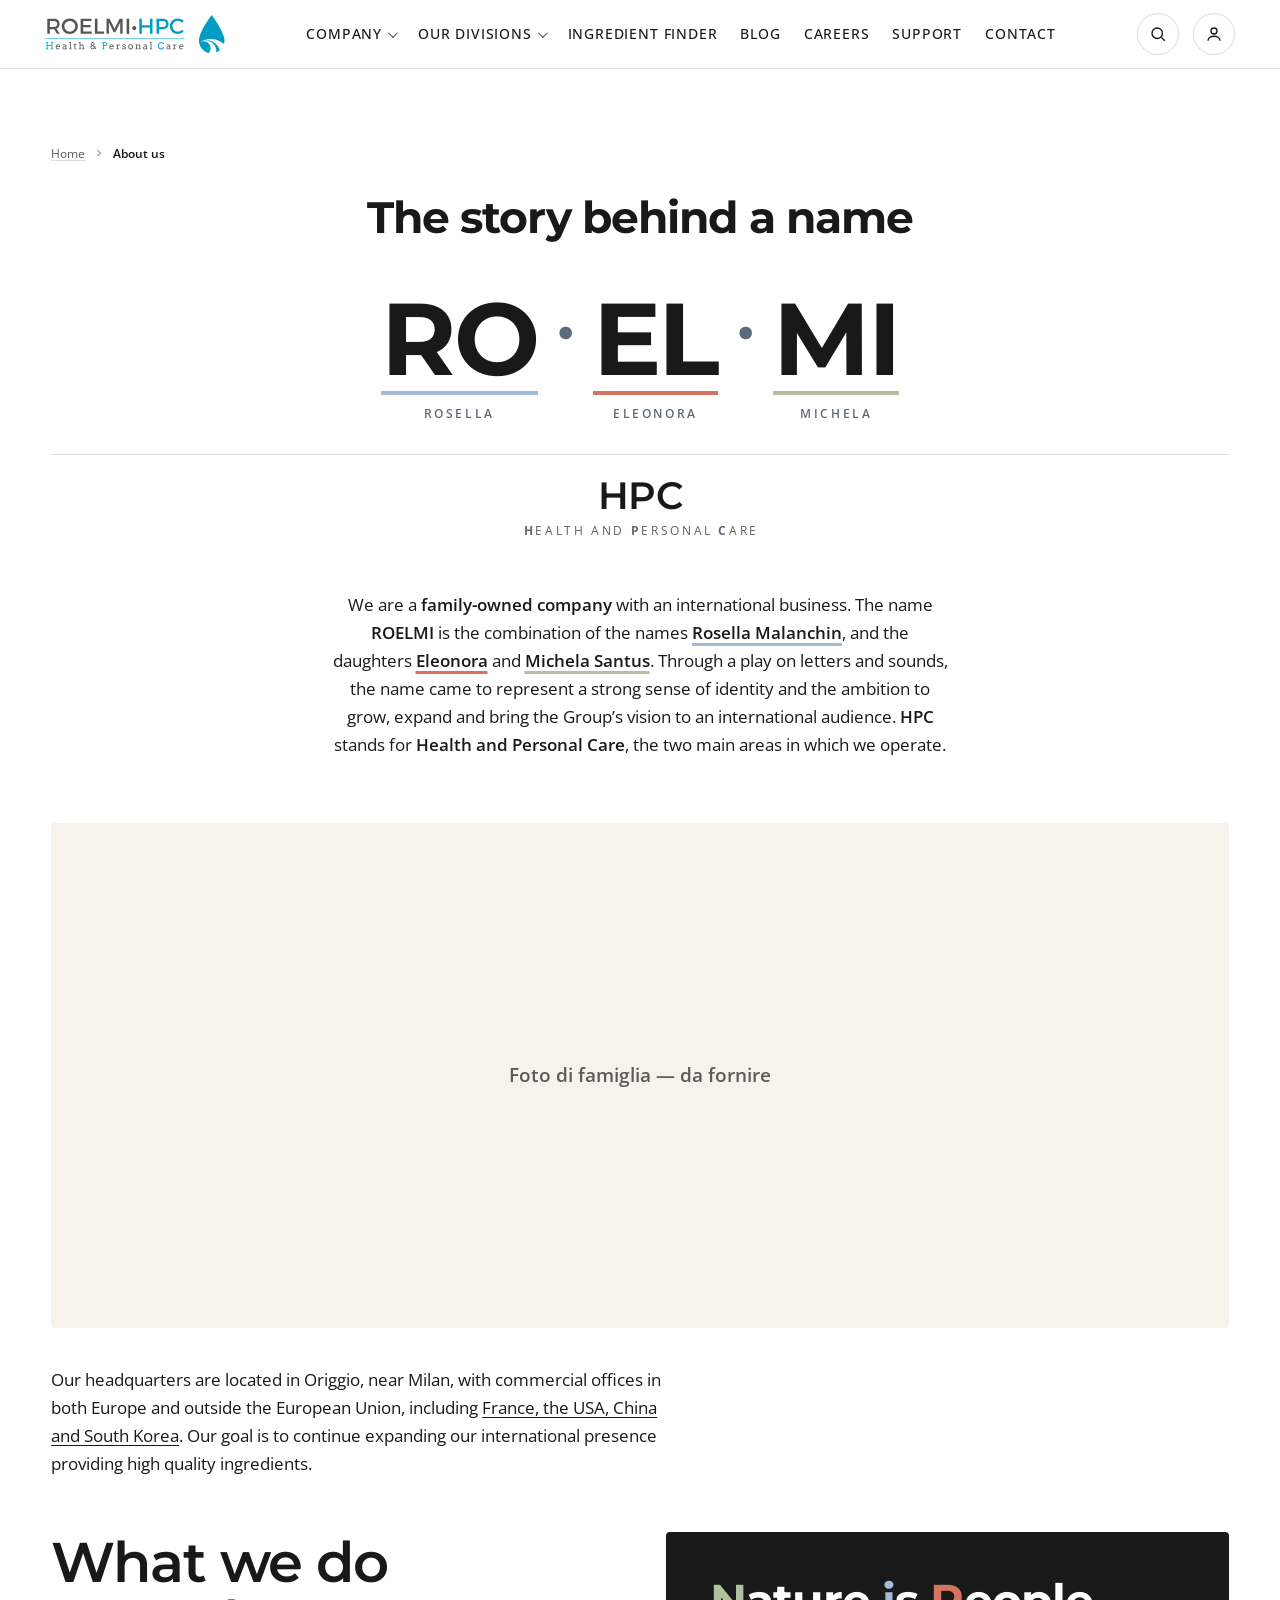
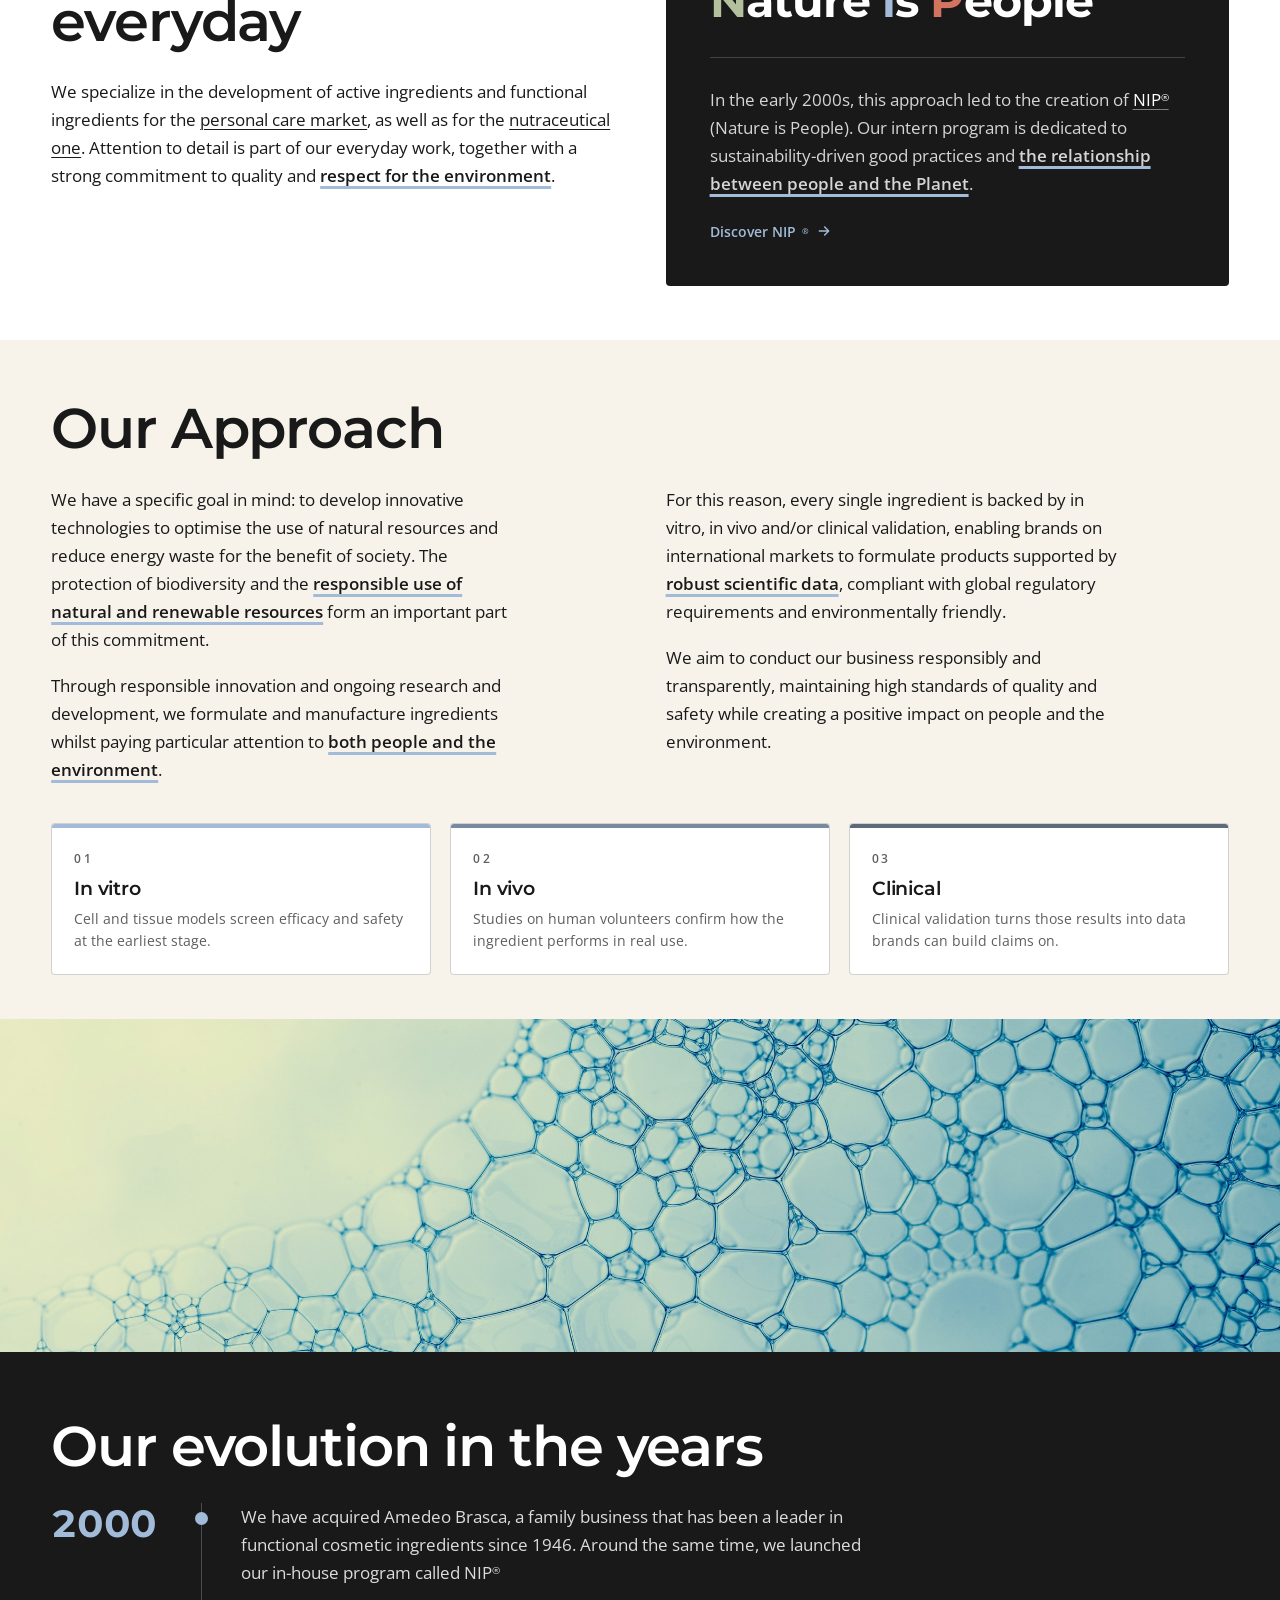
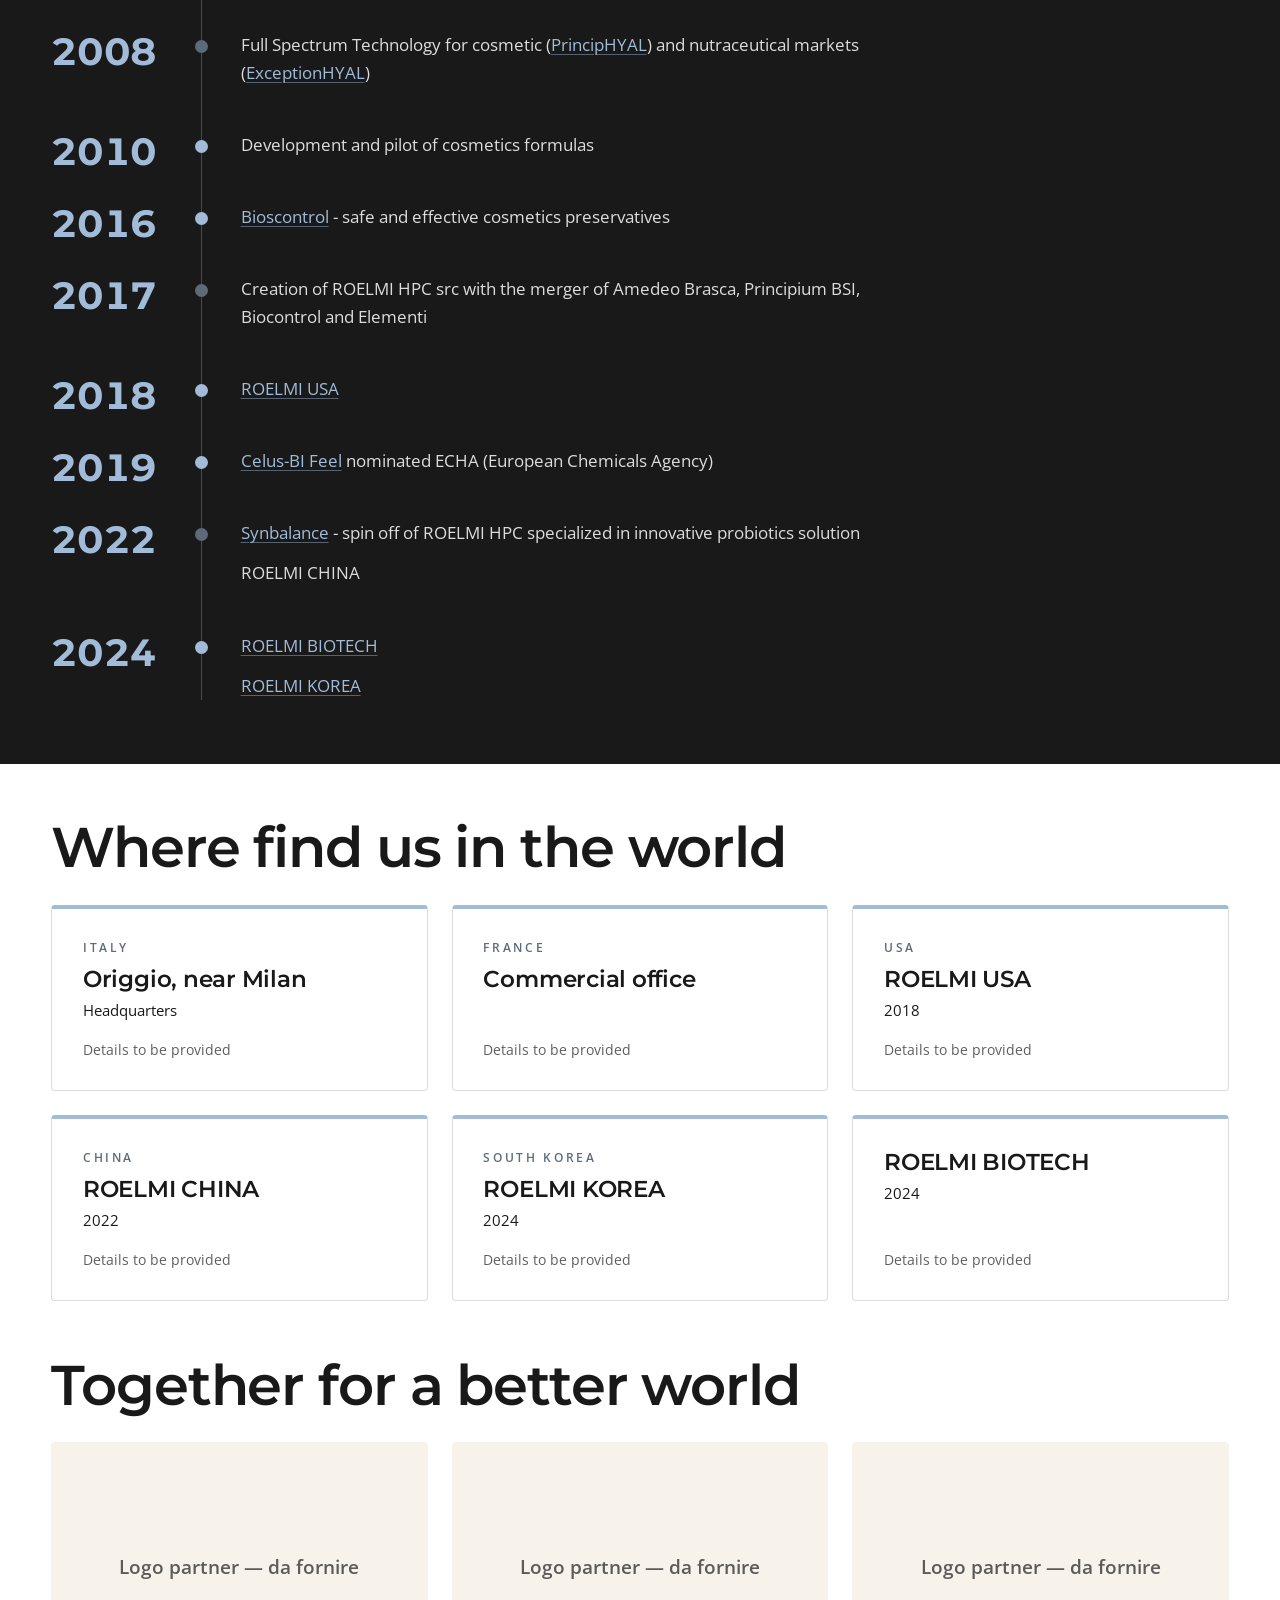
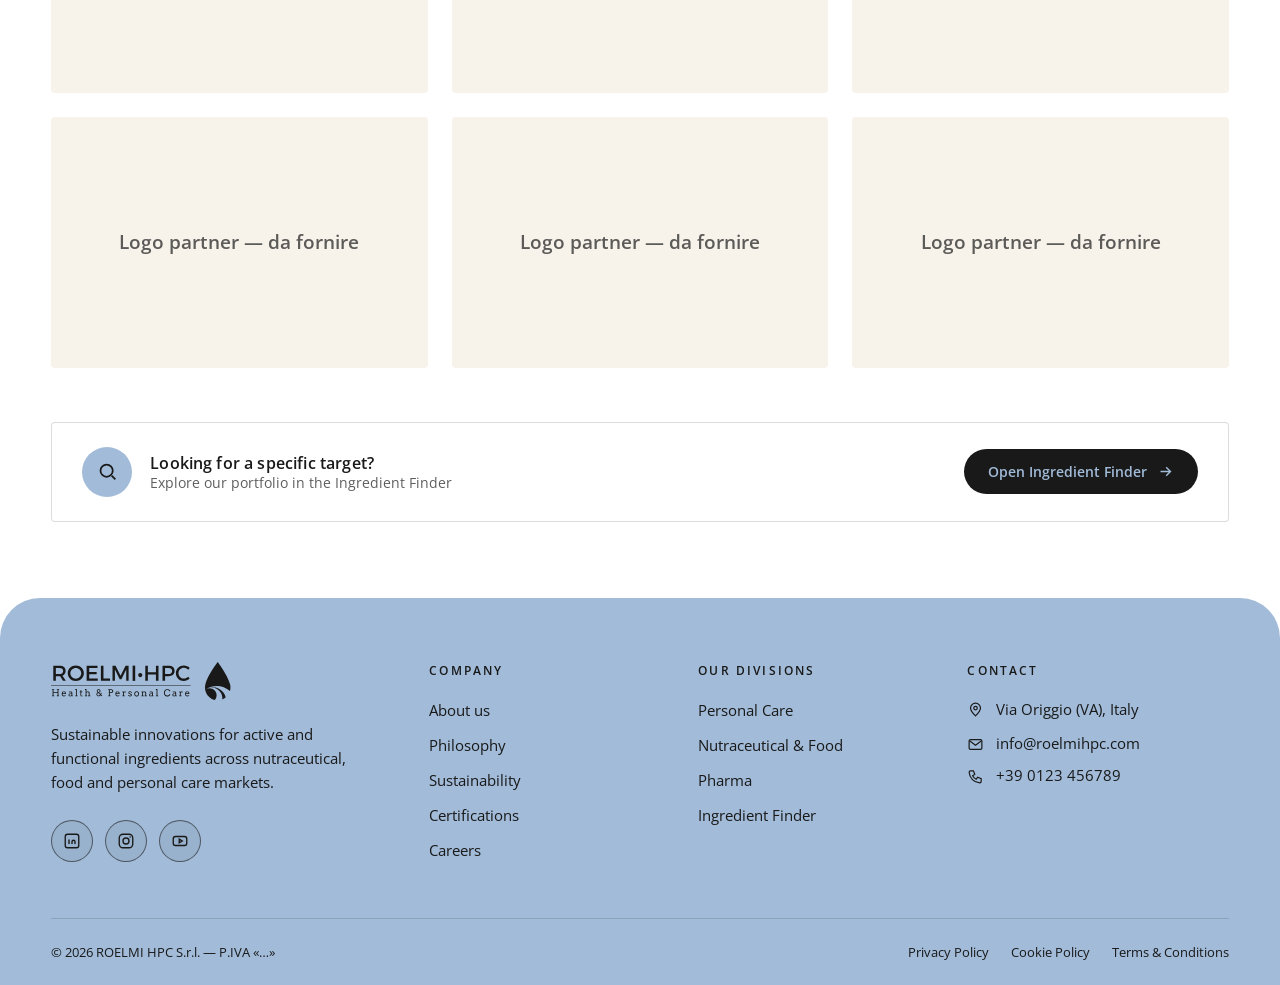
<file: about.html>
<!DOCTYPE html>
<html lang="en">
<head>
  <meta charset="UTF-8">
  <meta name="viewport" content="width=device-width, initial-scale=1.0">
  <title>About us — ROELMI HPC</title>
  <link href="https://fonts.googleapis.com/css2?family=Montserrat:wght@400;500;600;700&family=Open+Sans:wght@300;400;500;600&display=swap" rel="stylesheet">
  <link rel="stylesheet" href="css/reset.css">
  <link rel="stylesheet" href="css/base.css">
  <link rel="stylesheet" href="css/header.css">
  <link rel="stylesheet" href="css/footer.css">
  <link rel="stylesheet" href="css/about.css">
</head>
<body>
<a class="skip-link" href="#main-content">Skip to main content</a>
<header class="site-header" id="siteHeader">
  <div class="hdr-inner">
    <a href="index.html" class="logo" aria-label="ROELMI HPC home">
      <span class="lg-white"><svg aria-hidden="true" viewBox="0 0 256 54" version="1.1" xmlns:xlink="http://www.w3.org/1999/xlink" xmlns="http://www.w3.org/2000/svg">
  <g id="logo-ROELMI-HPC">
    <path d="M12.0334 17.0172C15.3679 17.0172 17.286 15.5943 17.286 12.6599C17.286 9.81631 15.3679 8.45615 12.0334 8.45615L6.90418 8.45615L6.90418 17.0172L12.0334 17.0172ZM13.0217 20.263C12.7103 20.2932 12.3729 20.2932 12.0334 20.2932L6.90418 20.2932L6.90418 26.813L3.25401 26.813L3.25401 5.18224L12.0334 5.18224C17.5649 5.18224 20.748 7.87013 20.748 12.5648C20.748 16.0268 19.1413 18.4682 16.2675 19.5818L21.1178 26.813L16.9767 26.813L13.0217 20.263Z" id="Fill-1" fill="#FFFFFF" fill-rule="evenodd" stroke="none"></path>
    <path d="M27.5157 15.9972C27.5157 20.2939 31.0729 23.6954 35.3026 23.6954C39.5388 23.6954 43.0008 20.2939 43.0008 15.9972C43.0008 11.7026 39.5388 8.36382 35.3026 8.36382C31.0383 8.36382 27.5157 11.7026 27.5157 15.9972M46.7397 15.9972C46.7397 22.1752 41.7337 26.9671 35.2723 26.9671C28.8132 26.9671 23.8072 22.1752 23.8072 15.9972C23.8072 9.78669 28.8132 5.08558 35.2723 5.08558C41.7337 5.08558 46.7397 9.81696 46.7397 15.9972" id="Fill-3" fill="#FFFFFF" fill-rule="evenodd" stroke="none"></path>
    <path d="M54.2809 8.45615L54.2809 14.2969L64.8487 14.2969L64.8487 17.5751L54.2809 17.5751L54.2809 23.539L66.4553 23.539L66.4553 26.813L50.6351 26.813L50.6351 5.18008L66.0856 5.18008L66.0856 8.45615L54.2809 8.45615Z" id="Fill-5" fill="#FFFFFF" fill-rule="evenodd" stroke="none"></path>
    <path d="M83.9182 23.5064L83.9182 26.8127L70.9069 26.8127L70.9069 5.1777L74.5549 5.1777L74.5549 23.5064L83.9182 23.5064Z" id="Fill-7" fill="#FFFFFF" fill-rule="evenodd" stroke="none"></path>
    <path d="M106.911 26.8134L106.881 10.6493L100.052 24.558L97.6708 24.558L90.8418 10.6493L90.8418 26.8134L87.4122 26.8134L87.4122 5.17835L91.7349 5.17835L98.8774 19.552L105.983 5.17835L110.28 5.17835L110.28 26.8134L106.911 26.8134Z" id="Fill-9" fill="#FFFFFF" fill-rule="evenodd" stroke="none"></path>
    <path d="M115.997 26.8162L119.642 26.8162L119.642 5.18333L115.997 5.18333L115.997 26.8162Z" id="Fill-11" fill="#FFFFFF" fill-rule="evenodd" stroke="none"></path>
    <path d="M129.75 18.5313C129.75 20.2915 128.513 21.6236 126.814 21.6236C125.146 21.6236 123.91 20.2915 123.91 18.5313C123.91 16.7711 125.146 15.5018 126.814 15.5018C128.513 15.5018 129.75 16.7711 129.75 18.5313" id="Fill-13" fill="#FFFFFF" fill-rule="evenodd" stroke="none"></path>
    <path d="M197.061 8.42653L194.929 11.0841C193.352 9.38232 191.097 8.33354 188.902 8.33354C184.575 8.33354 181.174 11.6723 181.174 15.9345C181.174 20.2009 184.575 23.5678 188.902 23.5678C191.064 23.5678 193.292 22.5796 194.929 21.001L197.091 23.4143C194.898 25.5767 191.776 26.9671 188.718 26.9671C182.382 26.9671 177.469 22.1752 177.469 15.9669C177.469 9.81696 182.443 5.08558 188.841 5.08558C191.899 5.08558 194.959 6.35709 197.061 8.42653ZM149.128 26.8134L149.128 17.8523L137.662 17.8523L137.662 26.8134L134.017 26.8134L134.017 5.17835L137.662 5.17835L137.662 14.5762L149.128 14.5762L149.128 5.17835L152.773 5.17835L152.773 26.8134L149.128 26.8134ZM167.083 20.2932C172.522 20.2932 175.642 17.4497 175.642 12.5648C175.642 7.87013 172.522 5.18224 167.083 5.18224L158.462 5.18224L158.462 26.813L162.107 26.813L162.107 20.2932L167.083 20.2932ZM172.154 12.6599C172.154 15.5943 170.266 17.0172 166.928 17.0172L162.107 17.0172L162.107 8.45615L166.928 8.45615C170.266 8.45615 172.154 9.81631 172.154 12.6599Z" id="Combined-Shape" fill="#FFFFFF" fill-rule="evenodd" stroke="none"></path>
    <path d="M167.99 41.4119C167.698 40.9145 167.311 40.5275 166.826 40.242C166.346 39.9587 165.81 39.816 165.217 39.816C164.709 39.816 164.249 39.9241 163.829 40.1361C163.412 40.3501 163.053 40.6377 162.754 40.9967C162.454 41.3557 162.223 41.773 162.058 42.2444C161.894 42.718 161.809 43.2175 161.809 43.7387C161.809 44.3571 161.902 44.9064 162.086 45.3864C162.268 45.86 162.506 46.2579 162.8 46.5758C163.094 46.8893 163.442 47.1531 163.851 47.365C164.253 47.5791 164.709 47.6808 165.217 47.6808C165.905 47.6808 166.504 47.5164 167.012 47.1812C167.525 46.8525 167.959 46.3011 168.323 45.5378L169.473 46.0827C169.307 46.5498 169.025 47.0061 168.628 47.4451C168.232 47.8797 167.743 48.2343 167.164 48.5025C166.582 48.7728 165.935 48.9047 165.23 48.9047C164.554 48.9047 163.933 48.7771 163.364 48.5241C162.798 48.2689 162.296 47.9056 161.851 47.4321C161.409 46.965 161.07 46.4071 160.839 45.7605C160.605 45.1161 160.488 44.4414 160.488 43.7387C160.488 43.0337 160.605 42.3655 160.839 41.7384C161.07 41.1092 161.399 40.5642 161.818 40.1015C162.238 39.6387 162.739 39.2711 163.323 39.0008C163.905 38.7348 164.536 38.5986 165.217 38.5986C165.821 38.5986 166.346 38.6851 166.785 38.8559C167.226 39.0289 167.598 39.2343 167.908 39.4722C168.215 39.7101 168.478 39.9717 168.701 40.2463L169.395 40.2463L169.395 41.4119L167.99 41.4119ZM8.31148 38.7975L11.527 38.7975L11.527 39.9241L10.5885 39.9241L10.5885 47.5834L11.527 47.5834L11.527 48.7101L8.31148 48.7101L8.31148 47.5834L9.30404 47.5834L9.30404 44.0219L3.56929 44.0219L3.56929 47.5834L4.56401 47.5834L4.56401 48.7101L1.34632 48.7101L1.34632 47.5834L2.28914 47.5834L2.28914 39.9241L1.34632 39.9241L1.34632 38.7975L4.56401 38.7975L4.56401 39.9241L3.56929 39.9241L3.56929 42.9234L9.30404 42.9234L9.30404 39.9241L8.31148 39.9241L8.31148 38.7975ZM86.5788 38.9694C86.2026 38.8548 85.7982 38.7986 85.3506 38.7986L81.3436 38.7986L81.3436 39.9274L82.2843 39.9274L82.2843 47.5845L81.3436 47.5845L81.3436 48.709L84.5591 48.709L84.5591 47.5845L83.5666 47.5845L83.5666 44.1182L85.3268 44.1182C85.7895 44.1182 86.2069 44.049 86.5853 43.9084C86.9594 43.77 87.2838 43.5797 87.5541 43.3419C87.8244 43.1018 88.0341 42.8229 88.1812 42.5007C88.3304 42.1785 88.4039 41.8411 88.4039 41.4778C88.4039 41.041 88.3304 40.6561 88.179 40.321C88.0276 39.9836 87.8179 39.7047 87.5454 39.4798C87.273 39.2527 86.9508 39.0862 86.5788 38.9694ZM85.3506 43.0456L83.5666 43.0456L83.5666 39.9274L85.1884 39.9274C85.8371 39.9274 86.3107 40.0615 86.6091 40.3339C86.9032 40.6086 87.0524 40.9891 87.0524 41.4778C87.0524 41.7352 87.007 41.9601 86.9248 42.1568C86.8405 42.3536 86.7215 42.5158 86.5702 42.6477C86.4231 42.7796 86.2415 42.8748 86.0361 42.9461C85.8285 43.011 85.5993 43.0456 85.3506 43.0456Z" id="Combined-Shape" fill="#FFFFFF" fill-rule="evenodd" stroke="none"></path>
    <path d="M18.3148 42.7781C18.0316 42.7781 17.7829 42.8192 17.5731 42.8992C17.3634 42.9814 17.1839 43.0938 17.0325 43.2452C16.8855 43.3966 16.7644 43.5804 16.6779 43.7966C16.5871 44.015 16.5222 44.2637 16.4768 44.5297L19.9907 44.5297C19.9734 44.2767 19.9302 44.0431 19.8675 43.8334C19.8026 43.6171 19.7096 43.4333 19.5755 43.2755C19.4458 43.1176 19.2793 42.9965 19.0717 42.91C18.8706 42.8214 18.6154 42.7781 18.3148 42.7781L18.3148 42.7781ZM16.4119 45.479C16.4119 45.6714 16.4249 45.8444 16.453 46.0044C16.4833 46.1623 16.5222 46.318 16.5763 46.4607C16.7384 46.8954 16.9958 47.2241 17.3504 47.4446C17.705 47.6652 18.1073 47.7776 18.557 47.7776C18.9095 47.7776 19.2512 47.7257 19.5885 47.6263C19.9215 47.529 20.2697 47.3776 20.6351 47.1657L21.1282 47.996C20.6805 48.3031 20.2372 48.5302 19.7853 48.6772C19.3355 48.8242 18.8706 48.8999 18.3862 48.8999C17.9299 48.8999 17.5039 48.8242 17.1169 48.6707C16.7255 48.5172 16.3903 48.2901 16.107 47.9896C15.8259 47.689 15.6053 47.3149 15.4475 46.8673C15.2875 46.4175 15.2096 45.892 15.2096 45.2952C15.2096 44.8108 15.2766 44.3545 15.4107 43.9264C15.5448 43.496 15.7502 43.1198 16.0184 42.7997C16.2843 42.4819 16.6173 42.2267 17.0131 42.0407C17.411 41.8504 17.8737 41.7575 18.3992 41.7575C18.9095 41.7575 19.3355 41.8353 19.6772 41.9888C20.021 42.1445 20.3 42.35 20.5162 42.6051C20.7324 42.8603 20.8946 43.1522 21.0049 43.4787C21.1152 43.8074 21.1952 44.1404 21.2406 44.4778C21.2579 44.6421 21.273 44.8108 21.2795 44.9838C21.2882 45.1525 21.2903 45.3168 21.2903 45.479L16.4119 45.479Z" id="Fill-18" fill="#FFFFFF" fill-rule="evenodd" stroke="none"></path>
    <path d="M27.4217 47.878C27.5839 47.878 27.7439 47.8607 27.9061 47.8196C28.0682 47.7807 28.2218 47.7288 28.3623 47.6596C28.505 47.5925 28.6413 47.5125 28.7624 47.426C28.8835 47.3352 28.9873 47.2422 29.0716 47.1449L29.0759 45.6182L27.666 45.6182C27.4282 45.6182 27.2141 45.642 27.0195 45.6961C26.8248 45.748 26.6583 45.8215 26.5156 45.9253C26.3751 46.0248 26.2648 46.148 26.1848 46.2972C26.1069 46.4443 26.068 46.6151 26.068 46.8076C26.068 46.9871 26.1004 47.1406 26.1653 47.2768C26.2323 47.4066 26.3232 47.519 26.4421 47.6077C26.5632 47.6963 26.7059 47.7634 26.8724 47.8109C27.0368 47.8585 27.2206 47.878 27.4217 47.878L27.4217 47.878ZM29.0716 48.0812C28.8121 48.3213 28.5267 48.518 28.2174 48.6716C27.9061 48.8229 27.5493 48.9008 27.1535 48.9008C26.8227 48.9008 26.5178 48.8446 26.2432 48.7429C25.9664 48.637 25.7242 48.4943 25.5274 48.3148C25.3263 48.131 25.1684 47.9234 25.0581 47.6833C24.9479 47.4433 24.8916 47.1882 24.8916 46.9179C24.8916 46.6303 24.9327 46.3751 25.0192 46.1524C25.1036 45.9318 25.2182 45.7393 25.3587 45.5728C25.4993 45.4106 25.6658 45.2723 25.8561 45.1598C26.0464 45.0495 26.2432 44.9587 26.4529 44.8938C26.6583 44.8246 26.8703 44.7792 27.0865 44.7511C27.2984 44.723 27.506 44.7079 27.7049 44.7079C28.0163 44.7079 28.2802 44.7165 28.4942 44.7381C28.7083 44.7576 28.9029 44.7814 29.0759 44.8181L29.0824 44.2624C29.0824 44.0245 29.05 43.8148 28.9786 43.6396C28.9073 43.4623 28.8099 43.3153 28.6824 43.2006C28.5569 43.086 28.4077 42.9995 28.2304 42.9433C28.0531 42.8849 27.8585 42.859 27.6379 42.859C27.4303 42.859 27.2357 42.8741 27.0497 42.9001C26.8594 42.9303 26.6864 42.9671 26.5243 43.0104C26.3599 43.0579 26.2086 43.1098 26.0702 43.166C25.9339 43.2288 25.8193 43.2871 25.722 43.352L25.322 42.5108C25.482 42.4049 25.6636 42.3097 25.8518 42.2189C26.0442 42.1281 26.2453 42.0546 26.4572 41.9897C26.667 41.927 26.8832 41.8772 27.106 41.8405C27.3265 41.8037 27.5428 41.7864 27.7547 41.7864C28.1482 41.7864 28.5007 41.8297 28.8164 41.927C29.1278 42.02 29.396 42.1627 29.6122 42.3595C29.8306 42.5584 29.9993 42.8071 30.116 43.1098C30.235 43.4147 30.2934 43.7759 30.2934 44.1975L30.2869 47.5839L31.0372 47.5839L31.0372 48.7083L29.0716 48.7083L29.0716 48.0812Z" id="Fill-19" fill="#FFFFFF" fill-rule="evenodd" stroke="none"></path>
    <path d="M34.5012 38.5337L36.7004 38.5337L36.7004 47.5856L37.7167 47.5856L37.7167 48.7079L34.5012 48.7079L34.5012 47.5856L35.483 47.5856L35.483 39.6603L34.5012 39.6603L34.5012 38.5337Z" id="Fill-20" fill="#FFFFFF" fill-rule="evenodd" stroke="none"></path>
    <path d="M43.0136 41.9335L44.6008 41.9335L44.6008 42.9217L43.0006 42.9217L42.9812 46.8335C42.9812 47.0995 43.0136 47.3157 43.0742 47.4801C43.1347 47.6466 43.2342 47.759 43.3682 47.8239C43.5023 47.8866 43.6537 47.9212 43.8245 47.9212C44.0062 47.9212 44.1705 47.9018 44.3089 47.8693C44.4494 47.8347 44.5987 47.7807 44.7652 47.7028L45.0463 48.5202C44.8365 48.6283 44.6181 48.717 44.3889 48.7775C44.1554 48.8402 43.8851 48.8748 43.5693 48.8748C43.2709 48.8748 43.0136 48.8338 42.793 48.7624C42.5746 48.691 42.3887 48.5699 42.2395 48.4034C42.0881 48.2326 41.9756 48.0056 41.9021 47.7179C41.8264 47.4325 41.7918 47.0757 41.7918 46.6497L41.8113 42.9217L40.7301 42.9217L40.7301 41.9335L41.8243 41.9335L41.8243 40.3138L43.0136 39.7516L43.0136 41.9335Z" id="Fill-21" fill="#FFFFFF" fill-rule="evenodd" stroke="none"></path>
    <path d="M48.2687 38.5337L50.4138 38.5337L50.4138 42.6812L50.4549 42.6812C50.5739 42.558 50.7166 42.4455 50.8766 42.3396C51.0345 42.2315 51.2031 42.1385 51.3761 42.0606C51.5491 41.9828 51.7308 41.9179 51.9167 41.8768C52.1027 41.8336 52.3016 41.8119 52.5049 41.8119C52.8682 41.8119 53.1969 41.8617 53.4888 41.9612C53.7786 42.0628 54.0294 42.2163 54.2327 42.4174C54.4381 42.625 54.596 42.8867 54.7084 43.2067C54.8187 43.5289 54.8728 43.9052 54.8728 44.3441L54.8728 47.5856L55.8934 47.5856L55.8934 48.7079L52.6779 48.7079L52.6779 47.5856L53.6056 47.5856L53.6056 44.4933C53.6056 43.9744 53.4737 43.5786 53.212 43.3127C52.9482 43.0424 52.5698 42.9083 52.0767 42.9083C51.7935 42.9083 51.5123 42.9775 51.2247 43.1072C50.9393 43.2435 50.6647 43.4078 50.4138 43.6111L50.4138 47.5856L51.3956 47.5856L51.3956 48.7079L48.1779 48.7079L48.1779 47.5856L49.2007 47.5856L49.2007 39.6603L48.2687 39.6603L48.2687 38.5337Z" id="Fill-22" fill="#FFFFFF" fill-rule="evenodd" stroke="none"></path>
    <path d="M68.7198 42.0012C68.8344 41.8757 68.9296 41.7395 69.0074 41.5773C69.0853 41.4195 69.1242 41.253 69.1242 41.0778C69.1242 40.894 69.0853 40.7167 69.0053 40.5502C68.9252 40.3793 68.815 40.2301 68.6809 40.0961C68.5447 39.9685 68.3868 39.8625 68.2073 39.789C68.0257 39.709 67.8332 39.6722 67.6364 39.6722C67.4159 39.6722 67.2191 39.709 67.0418 39.7825C66.8666 39.8539 66.7131 39.9533 66.5877 40.0766C66.4622 40.2042 66.3628 40.3512 66.2936 40.5199C66.2244 40.6886 66.1876 40.868 66.1876 41.0627C66.1876 41.2486 66.233 41.4411 66.3239 41.6422C66.4147 41.8476 66.5747 42.0595 66.8104 42.2823L67.3921 42.8229C67.6516 42.7126 67.8916 42.5872 68.1187 42.4574C68.3457 42.3277 68.5447 42.1741 68.7198 42.0012L68.7198 42.0012ZM66.6871 44.356C66.5358 44.4144 66.4039 44.4987 66.2849 44.6069C66.1638 44.7128 66.06 44.8361 65.9714 44.9723C65.8849 45.1107 65.82 45.2599 65.7703 45.4178C65.7227 45.5756 65.6989 45.7378 65.6989 45.8978C65.6989 46.1508 65.7465 46.3844 65.846 46.6006C65.9454 46.819 66.0795 47.0028 66.2503 47.1607C66.4233 47.3186 66.6266 47.4418 66.858 47.5305C67.0937 47.6191 67.3424 47.6645 67.6083 47.6645C67.8332 47.6645 68.0473 47.6321 68.2484 47.5759C68.4495 47.5197 68.6355 47.4418 68.8106 47.3402C68.9836 47.2385 69.1458 47.1131 69.2907 46.9747C69.4377 46.832 69.5761 46.6785 69.7016 46.512L67.2148 44.1117L66.6871 44.356ZM72.0175 48.7479L70.4714 47.2558C70.2876 47.4829 70.093 47.6905 69.8767 47.8808C69.6626 48.0667 69.4356 48.2289 69.1934 48.3652C68.9512 48.5057 68.696 48.6117 68.4214 48.6895C68.1489 48.763 67.8613 48.8041 67.5543 48.8041C67.1348 48.8041 66.7369 48.7263 66.3693 48.5771C66.0017 48.43 65.6816 48.2289 65.407 47.9716C65.1345 47.7121 64.9204 47.4094 64.7647 47.0569C64.6069 46.7066 64.529 46.3282 64.529 45.9238C64.529 45.6578 64.5701 45.3983 64.6501 45.1475C64.728 44.8988 64.8404 44.6631 64.981 44.4447C65.1259 44.2284 65.2902 44.0295 65.4783 43.8543C65.6686 43.6835 65.9671 43.4911 66.3649 43.29L65.9325 42.8704C65.8222 42.7667 65.7097 42.6456 65.6038 42.5093C65.4978 42.3753 65.4048 42.2282 65.3227 42.0725C65.2426 41.9168 65.1756 41.7525 65.1259 41.5838C65.0761 41.413 65.0502 41.2421 65.0502 41.0778C65.0502 40.7296 65.1194 40.4074 65.2535 40.1047C65.3897 39.8041 65.5713 39.5403 65.807 39.3197C66.0384 39.0949 66.3152 38.9219 66.6266 38.7943C66.9423 38.6645 67.2775 38.6018 67.6364 38.6018C68.0149 38.6018 68.3652 38.6667 68.6895 38.8029C69.0139 38.937 69.2929 39.1208 69.5307 39.3457C69.7686 39.5706 69.9502 39.8344 70.0865 40.1371C70.2205 40.4356 70.2876 40.7513 70.2876 41.0778C70.2876 41.3395 70.2638 41.5687 70.2119 41.7698C70.1578 41.9666 70.0865 42.1439 69.987 42.3017C69.894 42.4574 69.7794 42.6001 69.6453 42.7299C69.5134 42.8575 69.3707 42.9764 69.2215 43.0845C69.0723 43.197 68.9144 43.2964 68.7587 43.3829C68.6031 43.4716 68.4409 43.5603 68.2744 43.6403L70.2746 45.5043C70.4173 45.1864 70.5276 44.8707 70.6119 44.5636C70.6984 44.2501 70.7655 43.9668 70.813 43.7116L72.0413 43.7116C71.9678 44.1225 71.8553 44.5506 71.7018 44.9896C71.5483 45.4308 71.3536 45.8611 71.1201 46.2827L72.9236 47.9586L72.0175 48.7479Z" id="Fill-23" fill="#FFFFFF" fill-rule="evenodd" stroke="none"></path>
    <path d="M94.5772 42.7781C94.2918 42.7781 94.0452 42.8192 93.8333 42.8992C93.6236 42.9814 93.4419 43.0938 93.2949 43.2452C93.1435 43.3966 93.0267 43.5804 92.9381 43.7966C92.8473 44.015 92.7802 44.2637 92.7391 44.5297L96.2487 44.5297C96.2314 44.2767 96.1925 44.0431 96.1298 43.8334C96.0671 43.6171 95.9676 43.4333 95.8379 43.2755C95.706 43.1176 95.5416 42.9965 95.334 42.91C95.1286 42.8214 94.8778 42.7781 94.5772 42.7781L94.5772 42.7781ZM92.6743 45.479C92.6743 45.6714 92.6872 45.8444 92.7153 46.0044C92.7456 46.1623 92.7845 46.318 92.8343 46.4607C92.9986 46.8954 93.256 47.2241 93.6128 47.4446C93.9674 47.6652 94.3696 47.7776 94.8172 47.7776C95.1719 47.7776 95.5135 47.7257 95.8465 47.6263C96.1817 47.529 96.532 47.3776 96.8996 47.1657L97.3883 47.996C96.9429 48.3031 96.4953 48.5302 96.0498 48.6772C95.5979 48.8242 95.1329 48.8999 94.6486 48.8999C94.1901 48.8999 93.7663 48.8242 93.3749 48.6707C92.9857 48.5172 92.6483 48.2901 92.3694 47.9896C92.0882 47.689 91.8698 47.3149 91.7098 46.8673C91.5498 46.4175 91.4698 45.892 91.4698 45.2952C91.4698 44.8108 91.539 44.3545 91.6731 43.9264C91.8093 43.496 92.0104 43.1198 92.2764 42.7997C92.5467 42.4819 92.8775 42.2267 93.2733 42.0407C93.6711 41.8504 94.1361 41.7575 94.6615 41.7575C95.1719 41.7575 95.5979 41.8353 95.9395 41.9888C96.2833 42.1445 96.5623 42.35 96.7764 42.6051C96.9926 42.8603 97.157 43.1522 97.2673 43.4787C97.3797 43.8074 97.4554 44.1404 97.4986 44.4778C97.5202 44.6421 97.5354 44.8108 97.5419 44.9838C97.5484 45.1525 97.5527 45.3168 97.5527 45.479L92.6743 45.479Z" id="Fill-25" fill="#FFFFFF" fill-rule="evenodd" stroke="none"></path>
    <path d="M106.221 43.3674L104.978 43.3674L104.978 42.95C104.833 42.95 104.688 42.976 104.537 43.0322C104.385 43.0841 104.245 43.1684 104.115 43.2809C103.983 43.3912 103.871 43.5317 103.771 43.7025C103.674 43.8734 103.603 44.0788 103.561 44.3145L103.561 47.5819L104.71 47.5819L104.71 48.7107L101.347 48.7107L101.347 47.5819L102.283 47.5819L102.29 43.056L101.347 43.056L101.347 41.9337L103.512 41.9337L103.512 42.87C103.594 42.7295 103.68 42.6019 103.78 42.4808C103.877 42.3597 103.983 42.2559 104.104 42.1672C104.225 42.0786 104.357 42.0072 104.504 41.9596C104.649 41.9077 104.807 41.8818 104.978 41.8818L105.618 41.8818C105.819 41.8818 106.02 41.8861 106.221 41.8948L106.221 43.3674Z" id="Fill-26" fill="#FFFFFF" fill-rule="evenodd" stroke="none"></path>
    <path d="M113.552 43.285C113.468 43.1574 113.358 43.0514 113.221 42.9714C113.087 42.8914 112.936 42.8309 112.772 42.7941C112.607 42.7595 112.443 42.7379 112.287 42.7379C112.112 42.7379 111.952 42.7595 111.807 42.7984C111.66 42.8374 111.537 42.8936 111.429 42.9693C111.327 43.0428 111.243 43.1315 111.184 43.2396C111.124 43.3477 111.098 43.4645 111.098 43.5985C111.098 43.8234 111.167 44.0029 111.301 44.1348C111.44 44.2689 111.671 44.3943 111.993 44.5024L113.293 44.963C113.853 45.149 114.262 45.4042 114.515 45.7264C114.774 46.0507 114.904 46.4356 114.904 46.8854C114.904 47.186 114.843 47.4628 114.724 47.7115C114.603 47.9645 114.432 48.1785 114.212 48.3515C113.993 48.531 113.73 48.6651 113.418 48.7646C113.109 48.8619 112.765 48.9138 112.382 48.9138C111.857 48.9138 111.429 48.8273 111.098 48.6564C110.765 48.4856 110.51 48.265 110.332 47.9818L109.651 47.9818L109.651 46.8573L111.005 46.8573C111.005 47.0433 111.046 47.2055 111.124 47.3395C111.206 47.4736 111.314 47.5796 111.446 47.6617C111.578 47.7461 111.731 47.8088 111.896 47.8455C112.067 47.8866 112.237 47.9082 112.41 47.9082C112.581 47.9082 112.743 47.8866 112.904 47.8434C113.059 47.8023 113.198 47.7417 113.319 47.6596C113.438 47.5796 113.531 47.4822 113.602 47.3698C113.671 47.2552 113.706 47.1254 113.706 46.9827C113.706 46.7643 113.637 46.5784 113.492 46.427C113.353 46.2756 113.113 46.1372 112.772 46.0161L111.476 45.5317C110.949 45.3458 110.557 45.1057 110.302 44.816C110.047 44.5241 109.922 44.1608 109.922 43.7261C109.922 43.4385 109.976 43.1725 110.082 42.9282C110.185 42.686 110.341 42.4741 110.546 42.2968C110.748 42.1194 110.992 41.981 111.288 41.8837C111.578 41.7843 111.913 41.7324 112.287 41.7324C112.772 41.7324 113.176 41.7994 113.505 41.9335C113.831 42.0697 114.125 42.3011 114.387 42.6276L115.021 42.6276L115.021 43.7542L113.678 43.7542C113.678 43.5704 113.639 43.4147 113.552 43.285" id="Fill-27" fill="#FFFFFF" fill-rule="evenodd" stroke="none"></path>
    <path d="M119.603 45.3207C119.603 45.7099 119.657 46.0602 119.768 46.3759C119.878 46.6873 120.032 46.9555 120.228 47.176C120.419 47.3966 120.646 47.5674 120.901 47.6885C121.156 47.8053 121.426 47.8659 121.714 47.8659C122.014 47.8659 122.293 47.8075 122.555 47.6907C122.812 47.5739 123.042 47.4031 123.23 47.1825C123.422 46.962 123.574 46.6982 123.682 46.3803C123.792 46.071 123.846 45.7164 123.846 45.3207C123.846 44.9142 123.792 44.5509 123.682 44.2308C123.574 43.9129 123.422 43.647 123.234 43.4329C123.044 43.2188 122.819 43.0566 122.557 42.9485C122.298 42.8382 122.014 42.7842 121.714 42.7842C121.426 42.7842 121.156 42.8382 120.901 42.9485C120.646 43.0566 120.419 43.2188 120.228 43.4329C120.032 43.647 119.878 43.9129 119.768 44.2308C119.657 44.5509 119.603 44.9142 119.603 45.3207M118.315 45.3207C118.317 44.7866 118.405 44.2979 118.572 43.8546C118.741 43.4178 118.974 43.0393 119.277 42.7236C119.575 42.4057 119.934 42.1614 120.347 41.9949C120.762 41.8241 121.219 41.7397 121.714 41.7397C122.216 41.7397 122.674 41.8241 123.093 41.9949C123.507 42.1614 123.865 42.4057 124.162 42.715C124.456 43.0264 124.687 43.4026 124.856 43.8438C125.018 44.2849 125.1 44.7714 125.1 45.3099C125.1 45.8353 125.018 46.3219 124.856 46.763C124.687 47.2085 124.456 47.5869 124.162 47.9026C123.865 48.2227 123.507 48.4713 123.093 48.6465C122.674 48.826 122.216 48.9125 121.714 48.9125C121.204 48.9125 120.741 48.826 120.326 48.6487C119.915 48.4757 119.558 48.2313 119.264 47.9156C118.968 47.5977 118.736 47.2193 118.57 46.7825C118.405 46.3414 118.317 45.8526 118.315 45.3207" id="Fill-28" fill="#FFFFFF" fill-rule="evenodd" stroke="none"></path>
    <path d="M133.018 47.5845L133.974 47.5845L133.974 44.4901C133.974 43.9711 133.842 43.5797 133.576 43.3094C133.312 43.0434 132.934 42.9094 132.445 42.9094C132.16 42.9094 131.874 42.9764 131.587 43.1126C131.299 43.2467 131.024 43.4154 130.769 43.6143L130.769 47.5845L131.723 47.5845L131.723 48.7111L128.559 48.7111L128.559 47.5845L129.502 47.5845L129.502 43.0586L128.559 43.0586L128.559 41.9363L130.715 41.9363L130.715 42.7321L130.73 42.7321C130.875 42.6045 131.029 42.4855 131.189 42.3753C131.355 42.2585 131.526 42.1612 131.706 42.079C131.883 41.9947 132.071 41.9298 132.263 41.8844C132.458 41.8346 132.661 41.813 132.875 41.813C133.239 41.813 133.565 41.8606 133.857 41.9579C134.147 42.0617 134.393 42.2152 134.601 42.4185C134.806 42.6239 134.964 42.8877 135.077 43.2056C135.187 43.5278 135.241 43.9062 135.241 44.3409L135.241 47.5845L136.184 47.5845L136.184 48.7111L133.018 48.7111L133.018 47.5845Z" id="Fill-29" fill="#FFFFFF" fill-rule="evenodd" stroke="none"></path>
    <path d="M141.969 47.878C142.131 47.878 142.291 47.8607 142.453 47.8196C142.615 47.7807 142.769 47.7288 142.909 47.6596C143.052 47.5925 143.188 47.5125 143.31 47.426C143.431 47.3352 143.534 47.2422 143.619 47.1449L143.623 45.6182L142.213 45.6182C141.975 45.6182 141.761 45.642 141.567 45.6961C141.372 45.748 141.205 45.8215 141.063 45.9253C140.922 46.0248 140.81 46.148 140.732 46.2972C140.654 46.4443 140.615 46.6151 140.615 46.8076C140.615 46.9871 140.648 47.1406 140.712 47.2768C140.779 47.4066 140.87 47.519 140.989 47.6077C141.11 47.6963 141.253 47.7634 141.42 47.8109C141.584 47.8585 141.768 47.878 141.969 47.878L141.969 47.878ZM143.619 48.0812C143.359 48.3213 143.074 48.518 142.765 48.6716C142.453 48.8229 142.096 48.9008 141.701 48.9008C141.37 48.9008 141.065 48.8446 140.79 48.7429C140.514 48.637 140.271 48.4943 140.075 48.3148C139.873 48.131 139.716 47.9234 139.605 47.6833C139.495 47.4433 139.439 47.1882 139.439 46.9179C139.439 46.6303 139.48 46.3751 139.566 46.1524C139.651 45.9318 139.765 45.7393 139.906 45.5728C140.046 45.4106 140.213 45.2723 140.405 45.1598C140.594 45.0495 140.79 44.9587 141 44.8938C141.205 44.8246 141.417 44.7792 141.634 44.7511C141.846 44.723 142.053 44.7079 142.252 44.7079C142.563 44.7079 142.827 44.7165 143.041 44.7381C143.255 44.7576 143.45 44.7814 143.623 44.8181L143.63 44.2624C143.63 44.0245 143.597 43.8148 143.526 43.6396C143.454 43.4623 143.357 43.3153 143.23 43.2006C143.104 43.086 142.955 42.9995 142.778 42.9433C142.6 42.8849 142.406 42.859 142.185 42.859C141.977 42.859 141.783 42.8741 141.597 42.9001C141.407 42.9303 141.234 42.9671 141.071 43.0104C140.907 43.0579 140.756 43.1098 140.617 43.166C140.481 43.2288 140.366 43.2871 140.269 43.352L139.869 42.5108C140.029 42.4049 140.211 42.3097 140.399 42.2189C140.591 42.1281 140.792 42.0546 141.004 41.9897C141.214 41.927 141.43 41.8772 141.651 41.8405C141.874 41.8037 142.09 41.7864 142.302 41.7864C142.695 41.7864 143.048 41.8297 143.364 41.927C143.675 42.02 143.943 42.1627 144.159 42.3595C144.378 42.5584 144.546 42.8071 144.663 43.1098C144.78 43.4147 144.841 43.7759 144.841 44.1975L144.834 47.5839L145.584 47.5839L145.584 48.7083L143.619 48.7083L143.619 48.0812Z" id="Fill-30" fill="#FFFFFF" fill-rule="evenodd" stroke="none"></path>
    <path d="M149.048 38.5337L151.248 38.5337L151.248 47.5856L152.264 47.5856L152.264 48.7079L149.048 48.7079L149.048 47.5856L150.03 47.5856L150.03 39.6603L149.048 39.6603L149.048 38.5337Z" id="Fill-31" fill="#FFFFFF" fill-rule="evenodd" stroke="none"></path>
    <path d="M175.016 47.878C175.179 47.878 175.337 47.8607 175.499 47.8196C175.661 47.7807 175.814 47.7288 175.957 47.6596C176.102 47.5925 176.234 47.5125 176.355 47.426C176.478 47.3352 176.58 47.2422 176.664 47.1449L176.671 45.6182L175.259 45.6182C175.021 45.6182 174.809 45.642 174.612 45.6961C174.422 45.748 174.253 45.8215 174.113 45.9253C173.968 46.0248 173.86 46.148 173.78 46.2972C173.704 46.4443 173.663 46.6151 173.663 46.8076C173.663 46.9871 173.695 47.1406 173.76 47.2768C173.827 47.4066 173.92 47.519 174.039 47.6077C174.158 47.6963 174.301 47.7634 174.467 47.8109C174.634 47.8585 174.815 47.878 175.016 47.878L175.016 47.878ZM176.664 48.0812C176.407 48.3213 176.124 48.518 175.812 48.6716C175.499 48.8229 175.146 48.9008 174.748 48.9008C174.415 48.9008 174.113 48.8446 173.836 48.7429C173.559 48.637 173.321 48.4943 173.122 48.3148C172.919 48.131 172.763 47.9234 172.653 47.6833C172.541 47.4433 172.484 47.1882 172.484 46.9179C172.484 46.6303 172.528 46.3751 172.614 46.1524C172.698 45.9318 172.811 45.7393 172.954 45.5728C173.094 45.4106 173.263 45.2723 173.451 45.1598C173.641 45.0495 173.84 44.9587 174.046 44.8938C174.253 44.8246 174.463 44.7792 174.679 44.7511C174.895 44.723 175.101 44.7079 175.298 44.7079C175.611 44.7079 175.875 44.7165 176.089 44.7381C176.301 44.7576 176.498 44.7814 176.671 44.8181L176.677 44.2624C176.677 44.0245 176.643 43.8148 176.576 43.6396C176.502 43.4623 176.405 43.3153 176.277 43.2006C176.152 43.086 176 42.9995 175.825 42.9433C175.648 42.8849 175.451 42.859 175.233 42.859C175.027 42.859 174.831 42.8741 174.645 42.9001C174.454 42.9303 174.281 42.9671 174.117 43.0104C173.953 43.0579 173.801 43.1098 173.665 43.166C173.531 43.2288 173.412 43.2871 173.317 43.352L172.917 42.5108C173.079 42.4049 173.256 42.3097 173.449 42.2189C173.641 42.1281 173.84 42.0546 174.052 41.9897C174.266 41.927 174.478 41.8772 174.701 41.8405C174.921 41.8037 175.135 41.7864 175.349 41.7864C175.743 41.7864 176.096 41.8297 176.409 41.927C176.723 42.02 176.989 42.1627 177.205 42.3595C177.425 42.5584 177.592 42.8071 177.711 43.1098C177.83 43.4147 177.888 43.7759 177.888 44.1975L177.882 47.5839L178.632 47.5839L178.632 48.7083L176.664 48.7083L176.664 48.0812Z" id="Fill-33" fill="#FFFFFF" fill-rule="evenodd" stroke="none"></path>
    <path d="M187.021 43.3674L185.777 43.3674L185.777 42.95C185.632 42.95 185.488 42.976 185.336 43.0322C185.185 43.0841 185.044 43.1684 184.915 43.2809C184.783 43.3912 184.67 43.5317 184.573 43.7025C184.473 43.8734 184.402 44.0788 184.361 44.3145L184.361 47.5819L185.509 47.5819L185.509 48.7107L182.147 48.7107L182.147 47.5819L183.083 47.5819L183.089 43.056L182.147 43.056L182.147 41.9337L184.313 41.9337L184.313 42.87C184.393 42.7295 184.48 42.6019 184.579 42.4808C184.677 42.3597 184.783 42.2559 184.904 42.1672C185.025 42.0786 185.157 42.0072 185.304 41.9596C185.451 41.9077 185.607 41.8818 185.777 41.8818L186.417 41.8818C186.619 41.8818 186.82 41.8861 187.021 41.8948L187.021 43.3674Z" id="Fill-34" fill="#FFFFFF" fill-rule="evenodd" stroke="none"></path>
    <path d="M193.624 42.7781C193.339 42.7781 193.092 42.8192 192.878 42.8992C192.668 42.9814 192.489 43.0938 192.342 43.2452C192.19 43.3966 192.074 43.5804 191.985 43.7966C191.894 44.015 191.827 44.2637 191.786 44.5297L195.296 44.5297C195.278 44.2767 195.239 44.0431 195.177 43.8334C195.112 43.6171 195.015 43.4333 194.885 43.2755C194.753 43.1176 194.586 42.9965 194.381 42.91C194.176 42.8214 193.925 42.7781 193.624 42.7781L193.624 42.7781ZM191.719 45.479C191.719 45.6714 191.734 45.8444 191.762 46.0044C191.793 46.1623 191.831 46.318 191.881 46.4607C192.043 46.8954 192.303 47.2241 192.66 47.4446C193.014 47.6652 193.417 47.7776 193.866 47.7776C194.219 47.7776 194.56 47.7257 194.893 47.6263C195.226 47.529 195.579 47.3776 195.944 47.1657L196.435 47.996C195.99 48.3031 195.542 48.5302 195.095 48.6772C194.645 48.8242 194.18 48.8999 193.695 48.8999C193.237 48.8999 192.813 48.8242 192.422 48.6707C192.033 48.5172 191.695 48.2901 191.416 47.9896C191.135 47.689 190.915 47.3149 190.755 46.8673C190.597 46.4175 190.517 45.892 190.517 45.2952C190.517 44.8108 190.584 44.3545 190.72 43.9264C190.854 43.496 191.057 43.1198 191.323 42.7997C191.594 42.4819 191.924 42.2267 192.32 42.0407C192.72 41.8504 193.181 41.7575 193.708 41.7575C194.219 41.7575 194.645 41.8353 194.986 41.9888C195.33 42.1445 195.607 42.35 195.821 42.6051C196.037 42.8603 196.204 43.1522 196.314 43.4787C196.424 43.8074 196.5 44.1404 196.546 44.4778C196.567 44.6421 196.582 44.8108 196.589 44.9838C196.593 45.1525 196.6 45.3168 196.6 45.479L191.719 45.479Z" id="Fill-35" fill="#FFFFFF" fill-rule="evenodd" stroke="none"></path>
    <path d="M198.208 33.4845L0.41086 33.4845C0.185968 33.4845 0 33.3028 0 33.0758C0 32.8465 0.185968 32.6627 0.41086 32.6627L198.208 32.6627C198.435 32.6627 198.618 32.8465 198.618 33.0758C198.618 33.3028 198.435 33.4845 198.208 33.4845" id="Fill-36" fill="#FFFFFF" fill-rule="evenodd" stroke="none"></path>
    <path d="M219.592 39.0469L219.592 39.0469C219.413 39.1744 219.246 39.3085 219.08 39.4447C220.325 46.6456 225.814 52.3868 232.882 54C235.897 50.6007 236.325 45.4714 233.62 41.5769C230.452 37.0142 224.192 35.8746 219.625 39.0252C226.547 34.242 236.04 35.9632 240.844 42.8765C243.029 46.025 243.863 49.7033 243.478 53.2345C245.208 52.5598 246.808 51.6321 248.236 50.4947C247.749 48.1096 246.783 45.785 245.308 43.6636C239.666 35.5437 228.681 33.3381 220.377 38.5041C231.189 31.5173 245.148 32.9142 254.362 41.2806C254.809 39.7086 255.052 38.05 255.052 36.3373C255.052 34.3717 254.729 32.4861 254.148 30.7129C250.818 18.3914 236.928 0 236.928 0C236.928 0 223.039 18.3914 219.709 30.7129C219.134 32.4861 218.809 34.3717 218.809 36.3373C218.809 37.3883 218.905 38.4219 219.075 39.4253C219.246 39.2955 219.415 39.1701 219.592 39.0469" id="Fill-37" fill="#FFFFFF" fill-rule="evenodd" stroke="none"></path>
  </g>
</svg></span>
      <span class="lg-color"><svg aria-hidden="true" viewBox="0 0 256 54" version="1.1" xmlns:xlink="http://www.w3.org/1999/xlink" xmlns="http://www.w3.org/2000/svg">
  <g id="logo-ROELMI-HPC">
    <path d="M12.0334 17.0172C15.3679 17.0172 17.286 15.5943 17.286 12.6599C17.286 9.81631 15.3679 8.45615 12.0334 8.45615L6.90418 8.45615L6.90418 17.0172L12.0334 17.0172ZM13.0217 20.263C12.7103 20.2932 12.3729 20.2932 12.0334 20.2932L6.90418 20.2932L6.90418 26.813L3.25401 26.813L3.25401 5.18224L12.0334 5.18224C17.5649 5.18224 20.748 7.87013 20.748 12.5648C20.748 16.0268 19.1413 18.4682 16.2675 19.5818L21.1178 26.813L16.9767 26.813L13.0217 20.263Z" id="Fill-1" fill="#565755" fill-rule="evenodd" stroke="none"></path>
    <path d="M27.5157 15.9972C27.5157 20.2939 31.0729 23.6954 35.3026 23.6954C39.5388 23.6954 43.0008 20.2939 43.0008 15.9972C43.0008 11.7026 39.5388 8.36382 35.3026 8.36382C31.0383 8.36382 27.5157 11.7026 27.5157 15.9972M46.7397 15.9972C46.7397 22.1752 41.7337 26.9671 35.2723 26.9671C28.8132 26.9671 23.8072 22.1752 23.8072 15.9972C23.8072 9.78669 28.8132 5.08558 35.2723 5.08558C41.7337 5.08558 46.7397 9.81696 46.7397 15.9972" id="Fill-3" fill="#565755" fill-rule="evenodd" stroke="none"></path>
    <path d="M54.2809 8.45615L54.2809 14.2969L64.8487 14.2969L64.8487 17.5751L54.2809 17.5751L54.2809 23.539L66.4553 23.539L66.4553 26.813L50.6351 26.813L50.6351 5.18008L66.0856 5.18008L66.0856 8.45615L54.2809 8.45615Z" id="Fill-5" fill="#565755" fill-rule="evenodd" stroke="none"></path>
    <path d="M83.9182 23.5064L83.9182 26.8127L70.9069 26.8127L70.9069 5.1777L74.5549 5.1777L74.5549 23.5064L83.9182 23.5064Z" id="Fill-7" fill="#565755" fill-rule="evenodd" stroke="none"></path>
    <path d="M106.911 26.8134L106.881 10.6493L100.052 24.558L97.6708 24.558L90.8418 10.6493L90.8418 26.8134L87.4122 26.8134L87.4122 5.17835L91.7349 5.17835L98.8774 19.552L105.983 5.17835L110.28 5.17835L110.28 26.8134L106.911 26.8134Z" id="Fill-9" fill="#565755" fill-rule="evenodd" stroke="none"></path>
    <path d="M115.997 26.8162L119.642 26.8162L119.642 5.18333L115.997 5.18333L115.997 26.8162Z" id="Fill-11" fill="#565755" fill-rule="evenodd" stroke="none"></path>
    <path d="M129.75 18.5313C129.75 20.2915 128.513 21.6236 126.814 21.6236C125.146 21.6236 123.91 20.2915 123.91 18.5313C123.91 16.7711 125.146 15.5018 126.814 15.5018C128.513 15.5018 129.75 16.7711 129.75 18.5313" id="Fill-13" fill="#565755" fill-rule="evenodd" stroke="none"></path>
    <path d="M197.061 8.42653L194.929 11.0841C193.352 9.38232 191.097 8.33354 188.902 8.33354C184.575 8.33354 181.174 11.6723 181.174 15.9345C181.174 20.2009 184.575 23.5678 188.902 23.5678C191.064 23.5678 193.292 22.5796 194.929 21.001L197.091 23.4143C194.898 25.5767 191.776 26.9671 188.718 26.9671C182.382 26.9671 177.469 22.1752 177.469 15.9669C177.469 9.81696 182.443 5.08558 188.841 5.08558C191.899 5.08558 194.959 6.35709 197.061 8.42653ZM149.128 26.8134L149.128 17.8523L137.662 17.8523L137.662 26.8134L134.017 26.8134L134.017 5.17835L137.662 5.17835L137.662 14.5762L149.128 14.5762L149.128 5.17835L152.773 5.17835L152.773 26.8134L149.128 26.8134ZM167.083 20.2932C172.522 20.2932 175.642 17.4497 175.642 12.5648C175.642 7.87013 172.522 5.18224 167.083 5.18224L158.462 5.18224L158.462 26.813L162.107 26.813L162.107 20.2932L167.083 20.2932ZM172.154 12.6599C172.154 15.5943 170.266 17.0172 166.928 17.0172L162.107 17.0172L162.107 8.45615L166.928 8.45615C170.266 8.45615 172.154 9.81631 172.154 12.6599Z" id="Combined-Shape" fill="#009CC4" fill-rule="evenodd" stroke="none"></path>
    <path d="M167.99 41.4119C167.698 40.9145 167.311 40.5275 166.826 40.242C166.346 39.9587 165.81 39.816 165.217 39.816C164.709 39.816 164.249 39.9241 163.829 40.1361C163.412 40.3501 163.053 40.6377 162.754 40.9967C162.454 41.3557 162.223 41.773 162.058 42.2444C161.894 42.718 161.809 43.2175 161.809 43.7387C161.809 44.3571 161.902 44.9064 162.086 45.3864C162.268 45.86 162.506 46.2579 162.8 46.5758C163.094 46.8893 163.442 47.1531 163.851 47.365C164.253 47.5791 164.709 47.6808 165.217 47.6808C165.905 47.6808 166.504 47.5164 167.012 47.1812C167.525 46.8525 167.959 46.3011 168.323 45.5378L169.473 46.0827C169.307 46.5498 169.025 47.0061 168.628 47.4451C168.232 47.8797 167.743 48.2343 167.164 48.5025C166.582 48.7728 165.935 48.9047 165.23 48.9047C164.554 48.9047 163.933 48.7771 163.364 48.5241C162.798 48.2689 162.296 47.9056 161.851 47.4321C161.409 46.965 161.07 46.4071 160.839 45.7605C160.605 45.1161 160.488 44.4414 160.488 43.7387C160.488 43.0337 160.605 42.3655 160.839 41.7384C161.07 41.1092 161.399 40.5642 161.818 40.1015C162.238 39.6387 162.739 39.2711 163.323 39.0008C163.905 38.7348 164.536 38.5986 165.217 38.5986C165.821 38.5986 166.346 38.6851 166.785 38.8559C167.226 39.0289 167.598 39.2343 167.908 39.4722C168.215 39.7101 168.478 39.9717 168.701 40.2463L169.395 40.2463L169.395 41.4119L167.99 41.4119ZM8.31148 38.7975L11.527 38.7975L11.527 39.9241L10.5885 39.9241L10.5885 47.5834L11.527 47.5834L11.527 48.7101L8.31148 48.7101L8.31148 47.5834L9.30404 47.5834L9.30404 44.0219L3.56929 44.0219L3.56929 47.5834L4.56401 47.5834L4.56401 48.7101L1.34632 48.7101L1.34632 47.5834L2.28914 47.5834L2.28914 39.9241L1.34632 39.9241L1.34632 38.7975L4.56401 38.7975L4.56401 39.9241L3.56929 39.9241L3.56929 42.9234L9.30404 42.9234L9.30404 39.9241L8.31148 39.9241L8.31148 38.7975ZM86.5788 38.9694C86.2026 38.8548 85.7982 38.7986 85.3506 38.7986L81.3436 38.7986L81.3436 39.9274L82.2843 39.9274L82.2843 47.5845L81.3436 47.5845L81.3436 48.709L84.5591 48.709L84.5591 47.5845L83.5666 47.5845L83.5666 44.1182L85.3268 44.1182C85.7895 44.1182 86.2069 44.049 86.5853 43.9084C86.9594 43.77 87.2838 43.5797 87.5541 43.3419C87.8244 43.1018 88.0341 42.8229 88.1812 42.5007C88.3304 42.1785 88.4039 41.8411 88.4039 41.4778C88.4039 41.041 88.3304 40.6561 88.179 40.321C88.0276 39.9836 87.8179 39.7047 87.5454 39.4798C87.273 39.2527 86.9508 39.0862 86.5788 38.9694ZM85.3506 43.0456L83.5666 43.0456L83.5666 39.9274L85.1884 39.9274C85.8371 39.9274 86.3107 40.0615 86.6091 40.3339C86.9032 40.6086 87.0524 40.9891 87.0524 41.4778C87.0524 41.7352 87.007 41.9601 86.9248 42.1568C86.8405 42.3536 86.7215 42.5158 86.5702 42.6477C86.4231 42.7796 86.2415 42.8748 86.0361 42.9461C85.8285 43.011 85.5993 43.0456 85.3506 43.0456Z" id="Combined-Shape" fill="#009CC4" fill-rule="evenodd" stroke="none"></path>
    <path d="M18.3148 42.7781C18.0316 42.7781 17.7829 42.8192 17.5731 42.8992C17.3634 42.9814 17.1839 43.0938 17.0325 43.2452C16.8855 43.3966 16.7644 43.5804 16.6779 43.7966C16.5871 44.015 16.5222 44.2637 16.4768 44.5297L19.9907 44.5297C19.9734 44.2767 19.9302 44.0431 19.8675 43.8334C19.8026 43.6171 19.7096 43.4333 19.5755 43.2755C19.4458 43.1176 19.2793 42.9965 19.0717 42.91C18.8706 42.8214 18.6154 42.7781 18.3148 42.7781L18.3148 42.7781ZM16.4119 45.479C16.4119 45.6714 16.4249 45.8444 16.453 46.0044C16.4833 46.1623 16.5222 46.318 16.5763 46.4607C16.7384 46.8954 16.9958 47.2241 17.3504 47.4446C17.705 47.6652 18.1073 47.7776 18.557 47.7776C18.9095 47.7776 19.2512 47.7257 19.5885 47.6263C19.9215 47.529 20.2697 47.3776 20.6351 47.1657L21.1282 47.996C20.6805 48.3031 20.2372 48.5302 19.7853 48.6772C19.3355 48.8242 18.8706 48.8999 18.3862 48.8999C17.9299 48.8999 17.5039 48.8242 17.1169 48.6707C16.7255 48.5172 16.3903 48.2901 16.107 47.9896C15.8259 47.689 15.6053 47.3149 15.4475 46.8673C15.2875 46.4175 15.2096 45.892 15.2096 45.2952C15.2096 44.8108 15.2766 44.3545 15.4107 43.9264C15.5448 43.496 15.7502 43.1198 16.0184 42.7997C16.2843 42.4819 16.6173 42.2267 17.0131 42.0407C17.411 41.8504 17.8737 41.7575 18.3992 41.7575C18.9095 41.7575 19.3355 41.8353 19.6772 41.9888C20.021 42.1445 20.3 42.35 20.5162 42.6051C20.7324 42.8603 20.8946 43.1522 21.0049 43.4787C21.1152 43.8074 21.1952 44.1404 21.2406 44.4778C21.2579 44.6421 21.273 44.8108 21.2795 44.9838C21.2882 45.1525 21.2903 45.3168 21.2903 45.479L16.4119 45.479Z" id="Fill-18" fill="#565755" fill-rule="evenodd" stroke="none"></path>
    <path d="M27.4217 47.878C27.5839 47.878 27.7439 47.8607 27.9061 47.8196C28.0682 47.7807 28.2218 47.7288 28.3623 47.6596C28.505 47.5925 28.6413 47.5125 28.7624 47.426C28.8835 47.3352 28.9873 47.2422 29.0716 47.1449L29.0759 45.6182L27.666 45.6182C27.4282 45.6182 27.2141 45.642 27.0195 45.6961C26.8248 45.748 26.6583 45.8215 26.5156 45.9253C26.3751 46.0248 26.2648 46.148 26.1848 46.2972C26.1069 46.4443 26.068 46.6151 26.068 46.8076C26.068 46.9871 26.1004 47.1406 26.1653 47.2768C26.2323 47.4066 26.3232 47.519 26.4421 47.6077C26.5632 47.6963 26.7059 47.7634 26.8724 47.8109C27.0368 47.8585 27.2206 47.878 27.4217 47.878L27.4217 47.878ZM29.0716 48.0812C28.8121 48.3213 28.5267 48.518 28.2174 48.6716C27.9061 48.8229 27.5493 48.9008 27.1535 48.9008C26.8227 48.9008 26.5178 48.8446 26.2432 48.7429C25.9664 48.637 25.7242 48.4943 25.5274 48.3148C25.3263 48.131 25.1684 47.9234 25.0581 47.6833C24.9479 47.4433 24.8916 47.1882 24.8916 46.9179C24.8916 46.6303 24.9327 46.3751 25.0192 46.1524C25.1036 45.9318 25.2182 45.7393 25.3587 45.5728C25.4993 45.4106 25.6658 45.2723 25.8561 45.1598C26.0464 45.0495 26.2432 44.9587 26.4529 44.8938C26.6583 44.8246 26.8703 44.7792 27.0865 44.7511C27.2984 44.723 27.506 44.7079 27.7049 44.7079C28.0163 44.7079 28.2802 44.7165 28.4942 44.7381C28.7083 44.7576 28.9029 44.7814 29.0759 44.8181L29.0824 44.2624C29.0824 44.0245 29.05 43.8148 28.9786 43.6396C28.9073 43.4623 28.8099 43.3153 28.6824 43.2006C28.5569 43.086 28.4077 42.9995 28.2304 42.9433C28.0531 42.8849 27.8585 42.859 27.6379 42.859C27.4303 42.859 27.2357 42.8741 27.0497 42.9001C26.8594 42.9303 26.6864 42.9671 26.5243 43.0104C26.3599 43.0579 26.2086 43.1098 26.0702 43.166C25.9339 43.2288 25.8193 43.2871 25.722 43.352L25.322 42.5108C25.482 42.4049 25.6636 42.3097 25.8518 42.2189C26.0442 42.1281 26.2453 42.0546 26.4572 41.9897C26.667 41.927 26.8832 41.8772 27.106 41.8405C27.3265 41.8037 27.5428 41.7864 27.7547 41.7864C28.1482 41.7864 28.5007 41.8297 28.8164 41.927C29.1278 42.02 29.396 42.1627 29.6122 42.3595C29.8306 42.5584 29.9993 42.8071 30.116 43.1098C30.235 43.4147 30.2934 43.7759 30.2934 44.1975L30.2869 47.5839L31.0372 47.5839L31.0372 48.7083L29.0716 48.7083L29.0716 48.0812Z" id="Fill-19" fill="#565755" fill-rule="evenodd" stroke="none"></path>
    <path d="M34.5012 38.5337L36.7004 38.5337L36.7004 47.5856L37.7167 47.5856L37.7167 48.7079L34.5012 48.7079L34.5012 47.5856L35.483 47.5856L35.483 39.6603L34.5012 39.6603L34.5012 38.5337Z" id="Fill-20" fill="#565755" fill-rule="evenodd" stroke="none"></path>
    <path d="M43.0136 41.9335L44.6008 41.9335L44.6008 42.9217L43.0006 42.9217L42.9812 46.8335C42.9812 47.0995 43.0136 47.3157 43.0742 47.4801C43.1347 47.6466 43.2342 47.759 43.3682 47.8239C43.5023 47.8866 43.6537 47.9212 43.8245 47.9212C44.0062 47.9212 44.1705 47.9018 44.3089 47.8693C44.4494 47.8347 44.5987 47.7807 44.7652 47.7028L45.0463 48.5202C44.8365 48.6283 44.6181 48.717 44.3889 48.7775C44.1554 48.8402 43.8851 48.8748 43.5693 48.8748C43.2709 48.8748 43.0136 48.8338 42.793 48.7624C42.5746 48.691 42.3887 48.5699 42.2395 48.4034C42.0881 48.2326 41.9756 48.0056 41.9021 47.7179C41.8264 47.4325 41.7918 47.0757 41.7918 46.6497L41.8113 42.9217L40.7301 42.9217L40.7301 41.9335L41.8243 41.9335L41.8243 40.3138L43.0136 39.7516L43.0136 41.9335Z" id="Fill-21" fill="#565755" fill-rule="evenodd" stroke="none"></path>
    <path d="M48.2687 38.5337L50.4138 38.5337L50.4138 42.6812L50.4549 42.6812C50.5739 42.558 50.7166 42.4455 50.8766 42.3396C51.0345 42.2315 51.2031 42.1385 51.3761 42.0606C51.5491 41.9828 51.7308 41.9179 51.9167 41.8768C52.1027 41.8336 52.3016 41.8119 52.5049 41.8119C52.8682 41.8119 53.1969 41.8617 53.4888 41.9612C53.7786 42.0628 54.0294 42.2163 54.2327 42.4174C54.4381 42.625 54.596 42.8867 54.7084 43.2067C54.8187 43.5289 54.8728 43.9052 54.8728 44.3441L54.8728 47.5856L55.8934 47.5856L55.8934 48.7079L52.6779 48.7079L52.6779 47.5856L53.6056 47.5856L53.6056 44.4933C53.6056 43.9744 53.4737 43.5786 53.212 43.3127C52.9482 43.0424 52.5698 42.9083 52.0767 42.9083C51.7935 42.9083 51.5123 42.9775 51.2247 43.1072C50.9393 43.2435 50.6647 43.4078 50.4138 43.6111L50.4138 47.5856L51.3956 47.5856L51.3956 48.7079L48.1779 48.7079L48.1779 47.5856L49.2007 47.5856L49.2007 39.6603L48.2687 39.6603L48.2687 38.5337Z" id="Fill-22" fill="#565755" fill-rule="evenodd" stroke="none"></path>
    <path d="M68.7198 42.0012C68.8344 41.8757 68.9296 41.7395 69.0074 41.5773C69.0853 41.4195 69.1242 41.253 69.1242 41.0778C69.1242 40.894 69.0853 40.7167 69.0053 40.5502C68.9252 40.3793 68.815 40.2301 68.6809 40.0961C68.5447 39.9685 68.3868 39.8625 68.2073 39.789C68.0257 39.709 67.8332 39.6722 67.6364 39.6722C67.4159 39.6722 67.2191 39.709 67.0418 39.7825C66.8666 39.8539 66.7131 39.9533 66.5877 40.0766C66.4622 40.2042 66.3628 40.3512 66.2936 40.5199C66.2244 40.6886 66.1876 40.868 66.1876 41.0627C66.1876 41.2486 66.233 41.4411 66.3239 41.6422C66.4147 41.8476 66.5747 42.0595 66.8104 42.2823L67.3921 42.8229C67.6516 42.7126 67.8916 42.5872 68.1187 42.4574C68.3457 42.3277 68.5447 42.1741 68.7198 42.0012L68.7198 42.0012ZM66.6871 44.356C66.5358 44.4144 66.4039 44.4987 66.2849 44.6069C66.1638 44.7128 66.06 44.8361 65.9714 44.9723C65.8849 45.1107 65.82 45.2599 65.7703 45.4178C65.7227 45.5756 65.6989 45.7378 65.6989 45.8978C65.6989 46.1508 65.7465 46.3844 65.846 46.6006C65.9454 46.819 66.0795 47.0028 66.2503 47.1607C66.4233 47.3186 66.6266 47.4418 66.858 47.5305C67.0937 47.6191 67.3424 47.6645 67.6083 47.6645C67.8332 47.6645 68.0473 47.6321 68.2484 47.5759C68.4495 47.5197 68.6355 47.4418 68.8106 47.3402C68.9836 47.2385 69.1458 47.1131 69.2907 46.9747C69.4377 46.832 69.5761 46.6785 69.7016 46.512L67.2148 44.1117L66.6871 44.356ZM72.0175 48.7479L70.4714 47.2558C70.2876 47.4829 70.093 47.6905 69.8767 47.8808C69.6626 48.0667 69.4356 48.2289 69.1934 48.3652C68.9512 48.5057 68.696 48.6117 68.4214 48.6895C68.1489 48.763 67.8613 48.8041 67.5543 48.8041C67.1348 48.8041 66.7369 48.7263 66.3693 48.5771C66.0017 48.43 65.6816 48.2289 65.407 47.9716C65.1345 47.7121 64.9204 47.4094 64.7647 47.0569C64.6069 46.7066 64.529 46.3282 64.529 45.9238C64.529 45.6578 64.5701 45.3983 64.6501 45.1475C64.728 44.8988 64.8404 44.6631 64.981 44.4447C65.1259 44.2284 65.2902 44.0295 65.4783 43.8543C65.6686 43.6835 65.9671 43.4911 66.3649 43.29L65.9325 42.8704C65.8222 42.7667 65.7097 42.6456 65.6038 42.5093C65.4978 42.3753 65.4048 42.2282 65.3227 42.0725C65.2426 41.9168 65.1756 41.7525 65.1259 41.5838C65.0761 41.413 65.0502 41.2421 65.0502 41.0778C65.0502 40.7296 65.1194 40.4074 65.2535 40.1047C65.3897 39.8041 65.5713 39.5403 65.807 39.3197C66.0384 39.0949 66.3152 38.9219 66.6266 38.7943C66.9423 38.6645 67.2775 38.6018 67.6364 38.6018C68.0149 38.6018 68.3652 38.6667 68.6895 38.8029C69.0139 38.937 69.2929 39.1208 69.5307 39.3457C69.7686 39.5706 69.9502 39.8344 70.0865 40.1371C70.2205 40.4356 70.2876 40.7513 70.2876 41.0778C70.2876 41.3395 70.2638 41.5687 70.2119 41.7698C70.1578 41.9666 70.0865 42.1439 69.987 42.3017C69.894 42.4574 69.7794 42.6001 69.6453 42.7299C69.5134 42.8575 69.3707 42.9764 69.2215 43.0845C69.0723 43.197 68.9144 43.2964 68.7587 43.3829C68.6031 43.4716 68.4409 43.5603 68.2744 43.6403L70.2746 45.5043C70.4173 45.1864 70.5276 44.8707 70.6119 44.5636C70.6984 44.2501 70.7655 43.9668 70.813 43.7116L72.0413 43.7116C71.9678 44.1225 71.8553 44.5506 71.7018 44.9896C71.5483 45.4308 71.3536 45.8611 71.1201 46.2827L72.9236 47.9586L72.0175 48.7479Z" id="Fill-23" fill="#565755" fill-rule="evenodd" stroke="none"></path>
    <path d="M94.5772 42.7781C94.2918 42.7781 94.0452 42.8192 93.8333 42.8992C93.6236 42.9814 93.4419 43.0938 93.2949 43.2452C93.1435 43.3966 93.0267 43.5804 92.9381 43.7966C92.8473 44.015 92.7802 44.2637 92.7391 44.5297L96.2487 44.5297C96.2314 44.2767 96.1925 44.0431 96.1298 43.8334C96.0671 43.6171 95.9676 43.4333 95.8379 43.2755C95.706 43.1176 95.5416 42.9965 95.334 42.91C95.1286 42.8214 94.8778 42.7781 94.5772 42.7781L94.5772 42.7781ZM92.6743 45.479C92.6743 45.6714 92.6872 45.8444 92.7153 46.0044C92.7456 46.1623 92.7845 46.318 92.8343 46.4607C92.9986 46.8954 93.256 47.2241 93.6128 47.4446C93.9674 47.6652 94.3696 47.7776 94.8172 47.7776C95.1719 47.7776 95.5135 47.7257 95.8465 47.6263C96.1817 47.529 96.532 47.3776 96.8996 47.1657L97.3883 47.996C96.9429 48.3031 96.4953 48.5302 96.0498 48.6772C95.5979 48.8242 95.1329 48.8999 94.6486 48.8999C94.1901 48.8999 93.7663 48.8242 93.3749 48.6707C92.9857 48.5172 92.6483 48.2901 92.3694 47.9896C92.0882 47.689 91.8698 47.3149 91.7098 46.8673C91.5498 46.4175 91.4698 45.892 91.4698 45.2952C91.4698 44.8108 91.539 44.3545 91.6731 43.9264C91.8093 43.496 92.0104 43.1198 92.2764 42.7997C92.5467 42.4819 92.8775 42.2267 93.2733 42.0407C93.6711 41.8504 94.1361 41.7575 94.6615 41.7575C95.1719 41.7575 95.5979 41.8353 95.9395 41.9888C96.2833 42.1445 96.5623 42.35 96.7764 42.6051C96.9926 42.8603 97.157 43.1522 97.2673 43.4787C97.3797 43.8074 97.4554 44.1404 97.4986 44.4778C97.5202 44.6421 97.5354 44.8108 97.5419 44.9838C97.5484 45.1525 97.5527 45.3168 97.5527 45.479L92.6743 45.479Z" id="Fill-25" fill="#565755" fill-rule="evenodd" stroke="none"></path>
    <path d="M106.221 43.3674L104.978 43.3674L104.978 42.95C104.833 42.95 104.688 42.976 104.537 43.0322C104.385 43.0841 104.245 43.1684 104.115 43.2809C103.983 43.3912 103.871 43.5317 103.771 43.7025C103.674 43.8734 103.603 44.0788 103.561 44.3145L103.561 47.5819L104.71 47.5819L104.71 48.7107L101.347 48.7107L101.347 47.5819L102.283 47.5819L102.29 43.056L101.347 43.056L101.347 41.9337L103.512 41.9337L103.512 42.87C103.594 42.7295 103.68 42.6019 103.78 42.4808C103.877 42.3597 103.983 42.2559 104.104 42.1672C104.225 42.0786 104.357 42.0072 104.504 41.9596C104.649 41.9077 104.807 41.8818 104.978 41.8818L105.618 41.8818C105.819 41.8818 106.02 41.8861 106.221 41.8948L106.221 43.3674Z" id="Fill-26" fill="#565755" fill-rule="evenodd" stroke="none"></path>
    <path d="M113.552 43.285C113.468 43.1574 113.358 43.0514 113.221 42.9714C113.087 42.8914 112.936 42.8309 112.772 42.7941C112.607 42.7595 112.443 42.7379 112.287 42.7379C112.112 42.7379 111.952 42.7595 111.807 42.7984C111.66 42.8374 111.537 42.8936 111.429 42.9693C111.327 43.0428 111.243 43.1315 111.184 43.2396C111.124 43.3477 111.098 43.4645 111.098 43.5985C111.098 43.8234 111.167 44.0029 111.301 44.1348C111.44 44.2689 111.671 44.3943 111.993 44.5024L113.293 44.963C113.853 45.149 114.262 45.4042 114.515 45.7264C114.774 46.0507 114.904 46.4356 114.904 46.8854C114.904 47.186 114.843 47.4628 114.724 47.7115C114.603 47.9645 114.432 48.1785 114.212 48.3515C113.993 48.531 113.73 48.6651 113.418 48.7646C113.109 48.8619 112.765 48.9138 112.382 48.9138C111.857 48.9138 111.429 48.8273 111.098 48.6564C110.765 48.4856 110.51 48.265 110.332 47.9818L109.651 47.9818L109.651 46.8573L111.005 46.8573C111.005 47.0433 111.046 47.2055 111.124 47.3395C111.206 47.4736 111.314 47.5796 111.446 47.6617C111.578 47.7461 111.731 47.8088 111.896 47.8455C112.067 47.8866 112.237 47.9082 112.41 47.9082C112.581 47.9082 112.743 47.8866 112.904 47.8434C113.059 47.8023 113.198 47.7417 113.319 47.6596C113.438 47.5796 113.531 47.4822 113.602 47.3698C113.671 47.2552 113.706 47.1254 113.706 46.9827C113.706 46.7643 113.637 46.5784 113.492 46.427C113.353 46.2756 113.113 46.1372 112.772 46.0161L111.476 45.5317C110.949 45.3458 110.557 45.1057 110.302 44.816C110.047 44.5241 109.922 44.1608 109.922 43.7261C109.922 43.4385 109.976 43.1725 110.082 42.9282C110.185 42.686 110.341 42.4741 110.546 42.2968C110.748 42.1194 110.992 41.981 111.288 41.8837C111.578 41.7843 111.913 41.7324 112.287 41.7324C112.772 41.7324 113.176 41.7994 113.505 41.9335C113.831 42.0697 114.125 42.3011 114.387 42.6276L115.021 42.6276L115.021 43.7542L113.678 43.7542C113.678 43.5704 113.639 43.4147 113.552 43.285" id="Fill-27" fill="#565755" fill-rule="evenodd" stroke="none"></path>
    <path d="M119.603 45.3207C119.603 45.7099 119.657 46.0602 119.768 46.3759C119.878 46.6873 120.032 46.9555 120.228 47.176C120.419 47.3966 120.646 47.5674 120.901 47.6885C121.156 47.8053 121.426 47.8659 121.714 47.8659C122.014 47.8659 122.293 47.8075 122.555 47.6907C122.812 47.5739 123.042 47.4031 123.23 47.1825C123.422 46.962 123.574 46.6982 123.682 46.3803C123.792 46.071 123.846 45.7164 123.846 45.3207C123.846 44.9142 123.792 44.5509 123.682 44.2308C123.574 43.9129 123.422 43.647 123.234 43.4329C123.044 43.2188 122.819 43.0566 122.557 42.9485C122.298 42.8382 122.014 42.7842 121.714 42.7842C121.426 42.7842 121.156 42.8382 120.901 42.9485C120.646 43.0566 120.419 43.2188 120.228 43.4329C120.032 43.647 119.878 43.9129 119.768 44.2308C119.657 44.5509 119.603 44.9142 119.603 45.3207M118.315 45.3207C118.317 44.7866 118.405 44.2979 118.572 43.8546C118.741 43.4178 118.974 43.0393 119.277 42.7236C119.575 42.4057 119.934 42.1614 120.347 41.9949C120.762 41.8241 121.219 41.7397 121.714 41.7397C122.216 41.7397 122.674 41.8241 123.093 41.9949C123.507 42.1614 123.865 42.4057 124.162 42.715C124.456 43.0264 124.687 43.4026 124.856 43.8438C125.018 44.2849 125.1 44.7714 125.1 45.3099C125.1 45.8353 125.018 46.3219 124.856 46.763C124.687 47.2085 124.456 47.5869 124.162 47.9026C123.865 48.2227 123.507 48.4713 123.093 48.6465C122.674 48.826 122.216 48.9125 121.714 48.9125C121.204 48.9125 120.741 48.826 120.326 48.6487C119.915 48.4757 119.558 48.2313 119.264 47.9156C118.968 47.5977 118.736 47.2193 118.57 46.7825C118.405 46.3414 118.317 45.8526 118.315 45.3207" id="Fill-28" fill="#565755" fill-rule="evenodd" stroke="none"></path>
    <path d="M133.018 47.5845L133.974 47.5845L133.974 44.4901C133.974 43.9711 133.842 43.5797 133.576 43.3094C133.312 43.0434 132.934 42.9094 132.445 42.9094C132.16 42.9094 131.874 42.9764 131.587 43.1126C131.299 43.2467 131.024 43.4154 130.769 43.6143L130.769 47.5845L131.723 47.5845L131.723 48.7111L128.559 48.7111L128.559 47.5845L129.502 47.5845L129.502 43.0586L128.559 43.0586L128.559 41.9363L130.715 41.9363L130.715 42.7321L130.73 42.7321C130.875 42.6045 131.029 42.4855 131.189 42.3753C131.355 42.2585 131.526 42.1612 131.706 42.079C131.883 41.9947 132.071 41.9298 132.263 41.8844C132.458 41.8346 132.661 41.813 132.875 41.813C133.239 41.813 133.565 41.8606 133.857 41.9579C134.147 42.0617 134.393 42.2152 134.601 42.4185C134.806 42.6239 134.964 42.8877 135.077 43.2056C135.187 43.5278 135.241 43.9062 135.241 44.3409L135.241 47.5845L136.184 47.5845L136.184 48.7111L133.018 48.7111L133.018 47.5845Z" id="Fill-29" fill="#565755" fill-rule="evenodd" stroke="none"></path>
    <path d="M141.969 47.878C142.131 47.878 142.291 47.8607 142.453 47.8196C142.615 47.7807 142.769 47.7288 142.909 47.6596C143.052 47.5925 143.188 47.5125 143.31 47.426C143.431 47.3352 143.534 47.2422 143.619 47.1449L143.623 45.6182L142.213 45.6182C141.975 45.6182 141.761 45.642 141.567 45.6961C141.372 45.748 141.205 45.8215 141.063 45.9253C140.922 46.0248 140.81 46.148 140.732 46.2972C140.654 46.4443 140.615 46.6151 140.615 46.8076C140.615 46.9871 140.648 47.1406 140.712 47.2768C140.779 47.4066 140.87 47.519 140.989 47.6077C141.11 47.6963 141.253 47.7634 141.42 47.8109C141.584 47.8585 141.768 47.878 141.969 47.878L141.969 47.878ZM143.619 48.0812C143.359 48.3213 143.074 48.518 142.765 48.6716C142.453 48.8229 142.096 48.9008 141.701 48.9008C141.37 48.9008 141.065 48.8446 140.79 48.7429C140.514 48.637 140.271 48.4943 140.075 48.3148C139.873 48.131 139.716 47.9234 139.605 47.6833C139.495 47.4433 139.439 47.1882 139.439 46.9179C139.439 46.6303 139.48 46.3751 139.566 46.1524C139.651 45.9318 139.765 45.7393 139.906 45.5728C140.046 45.4106 140.213 45.2723 140.405 45.1598C140.594 45.0495 140.79 44.9587 141 44.8938C141.205 44.8246 141.417 44.7792 141.634 44.7511C141.846 44.723 142.053 44.7079 142.252 44.7079C142.563 44.7079 142.827 44.7165 143.041 44.7381C143.255 44.7576 143.45 44.7814 143.623 44.8181L143.63 44.2624C143.63 44.0245 143.597 43.8148 143.526 43.6396C143.454 43.4623 143.357 43.3153 143.23 43.2006C143.104 43.086 142.955 42.9995 142.778 42.9433C142.6 42.8849 142.406 42.859 142.185 42.859C141.977 42.859 141.783 42.8741 141.597 42.9001C141.407 42.9303 141.234 42.9671 141.071 43.0104C140.907 43.0579 140.756 43.1098 140.617 43.166C140.481 43.2288 140.366 43.2871 140.269 43.352L139.869 42.5108C140.029 42.4049 140.211 42.3097 140.399 42.2189C140.591 42.1281 140.792 42.0546 141.004 41.9897C141.214 41.927 141.43 41.8772 141.651 41.8405C141.874 41.8037 142.09 41.7864 142.302 41.7864C142.695 41.7864 143.048 41.8297 143.364 41.927C143.675 42.02 143.943 42.1627 144.159 42.3595C144.378 42.5584 144.546 42.8071 144.663 43.1098C144.78 43.4147 144.841 43.7759 144.841 44.1975L144.834 47.5839L145.584 47.5839L145.584 48.7083L143.619 48.7083L143.619 48.0812Z" id="Fill-30" fill="#565755" fill-rule="evenodd" stroke="none"></path>
    <path d="M149.048 38.5337L151.248 38.5337L151.248 47.5856L152.264 47.5856L152.264 48.7079L149.048 48.7079L149.048 47.5856L150.03 47.5856L150.03 39.6603L149.048 39.6603L149.048 38.5337Z" id="Fill-31" fill="#565755" fill-rule="evenodd" stroke="none"></path>
    <path d="M175.016 47.878C175.179 47.878 175.337 47.8607 175.499 47.8196C175.661 47.7807 175.814 47.7288 175.957 47.6596C176.102 47.5925 176.234 47.5125 176.355 47.426C176.478 47.3352 176.58 47.2422 176.664 47.1449L176.671 45.6182L175.259 45.6182C175.021 45.6182 174.809 45.642 174.612 45.6961C174.422 45.748 174.253 45.8215 174.113 45.9253C173.968 46.0248 173.86 46.148 173.78 46.2972C173.704 46.4443 173.663 46.6151 173.663 46.8076C173.663 46.9871 173.695 47.1406 173.76 47.2768C173.827 47.4066 173.92 47.519 174.039 47.6077C174.158 47.6963 174.301 47.7634 174.467 47.8109C174.634 47.8585 174.815 47.878 175.016 47.878L175.016 47.878ZM176.664 48.0812C176.407 48.3213 176.124 48.518 175.812 48.6716C175.499 48.8229 175.146 48.9008 174.748 48.9008C174.415 48.9008 174.113 48.8446 173.836 48.7429C173.559 48.637 173.321 48.4943 173.122 48.3148C172.919 48.131 172.763 47.9234 172.653 47.6833C172.541 47.4433 172.484 47.1882 172.484 46.9179C172.484 46.6303 172.528 46.3751 172.614 46.1524C172.698 45.9318 172.811 45.7393 172.954 45.5728C173.094 45.4106 173.263 45.2723 173.451 45.1598C173.641 45.0495 173.84 44.9587 174.046 44.8938C174.253 44.8246 174.463 44.7792 174.679 44.7511C174.895 44.723 175.101 44.7079 175.298 44.7079C175.611 44.7079 175.875 44.7165 176.089 44.7381C176.301 44.7576 176.498 44.7814 176.671 44.8181L176.677 44.2624C176.677 44.0245 176.643 43.8148 176.576 43.6396C176.502 43.4623 176.405 43.3153 176.277 43.2006C176.152 43.086 176 42.9995 175.825 42.9433C175.648 42.8849 175.451 42.859 175.233 42.859C175.027 42.859 174.831 42.8741 174.645 42.9001C174.454 42.9303 174.281 42.9671 174.117 43.0104C173.953 43.0579 173.801 43.1098 173.665 43.166C173.531 43.2288 173.412 43.2871 173.317 43.352L172.917 42.5108C173.079 42.4049 173.256 42.3097 173.449 42.2189C173.641 42.1281 173.84 42.0546 174.052 41.9897C174.266 41.927 174.478 41.8772 174.701 41.8405C174.921 41.8037 175.135 41.7864 175.349 41.7864C175.743 41.7864 176.096 41.8297 176.409 41.927C176.723 42.02 176.989 42.1627 177.205 42.3595C177.425 42.5584 177.592 42.8071 177.711 43.1098C177.83 43.4147 177.888 43.7759 177.888 44.1975L177.882 47.5839L178.632 47.5839L178.632 48.7083L176.664 48.7083L176.664 48.0812Z" id="Fill-33" fill="#565755" fill-rule="evenodd" stroke="none"></path>
    <path d="M187.021 43.3674L185.777 43.3674L185.777 42.95C185.632 42.95 185.488 42.976 185.336 43.0322C185.185 43.0841 185.044 43.1684 184.915 43.2809C184.783 43.3912 184.67 43.5317 184.573 43.7025C184.473 43.8734 184.402 44.0788 184.361 44.3145L184.361 47.5819L185.509 47.5819L185.509 48.7107L182.147 48.7107L182.147 47.5819L183.083 47.5819L183.089 43.056L182.147 43.056L182.147 41.9337L184.313 41.9337L184.313 42.87C184.393 42.7295 184.48 42.6019 184.579 42.4808C184.677 42.3597 184.783 42.2559 184.904 42.1672C185.025 42.0786 185.157 42.0072 185.304 41.9596C185.451 41.9077 185.607 41.8818 185.777 41.8818L186.417 41.8818C186.619 41.8818 186.82 41.8861 187.021 41.8948L187.021 43.3674Z" id="Fill-34" fill="#565755" fill-rule="evenodd" stroke="none"></path>
    <path d="M193.624 42.7781C193.339 42.7781 193.092 42.8192 192.878 42.8992C192.668 42.9814 192.489 43.0938 192.342 43.2452C192.19 43.3966 192.074 43.5804 191.985 43.7966C191.894 44.015 191.827 44.2637 191.786 44.5297L195.296 44.5297C195.278 44.2767 195.239 44.0431 195.177 43.8334C195.112 43.6171 195.015 43.4333 194.885 43.2755C194.753 43.1176 194.586 42.9965 194.381 42.91C194.176 42.8214 193.925 42.7781 193.624 42.7781L193.624 42.7781ZM191.719 45.479C191.719 45.6714 191.734 45.8444 191.762 46.0044C191.793 46.1623 191.831 46.318 191.881 46.4607C192.043 46.8954 192.303 47.2241 192.66 47.4446C193.014 47.6652 193.417 47.7776 193.866 47.7776C194.219 47.7776 194.56 47.7257 194.893 47.6263C195.226 47.529 195.579 47.3776 195.944 47.1657L196.435 47.996C195.99 48.3031 195.542 48.5302 195.095 48.6772C194.645 48.8242 194.18 48.8999 193.695 48.8999C193.237 48.8999 192.813 48.8242 192.422 48.6707C192.033 48.5172 191.695 48.2901 191.416 47.9896C191.135 47.689 190.915 47.3149 190.755 46.8673C190.597 46.4175 190.517 45.892 190.517 45.2952C190.517 44.8108 190.584 44.3545 190.72 43.9264C190.854 43.496 191.057 43.1198 191.323 42.7997C191.594 42.4819 191.924 42.2267 192.32 42.0407C192.72 41.8504 193.181 41.7575 193.708 41.7575C194.219 41.7575 194.645 41.8353 194.986 41.9888C195.33 42.1445 195.607 42.35 195.821 42.6051C196.037 42.8603 196.204 43.1522 196.314 43.4787C196.424 43.8074 196.5 44.1404 196.546 44.4778C196.567 44.6421 196.582 44.8108 196.589 44.9838C196.593 45.1525 196.6 45.3168 196.6 45.479L191.719 45.479Z" id="Fill-35" fill="#565755" fill-rule="evenodd" stroke="none"></path>
    <path d="M198.208 33.4845L0.41086 33.4845C0.185968 33.4845 0 33.3028 0 33.0758C0 32.8465 0.185968 32.6627 0.41086 32.6627L198.208 32.6627C198.435 32.6627 198.618 32.8465 198.618 33.0758C198.618 33.3028 198.435 33.4845 198.208 33.4845" id="Fill-36" fill="#009CC4" fill-rule="evenodd" stroke="none"></path>
    <path d="M219.592 39.0469L219.592 39.0469C219.413 39.1744 219.246 39.3085 219.08 39.4447C220.325 46.6456 225.814 52.3868 232.882 54C235.897 50.6007 236.325 45.4714 233.62 41.5769C230.452 37.0142 224.192 35.8746 219.625 39.0252C226.547 34.242 236.04 35.9632 240.844 42.8765C243.029 46.025 243.863 49.7033 243.478 53.2345C245.208 52.5598 246.808 51.6321 248.236 50.4947C247.749 48.1096 246.783 45.785 245.308 43.6636C239.666 35.5437 228.681 33.3381 220.377 38.5041C231.189 31.5173 245.148 32.9142 254.362 41.2806C254.809 39.7086 255.052 38.05 255.052 36.3373C255.052 34.3717 254.729 32.4861 254.148 30.7129C250.818 18.3914 236.928 0 236.928 0C236.928 0 223.039 18.3914 219.709 30.7129C219.134 32.4861 218.809 34.3717 218.809 36.3373C218.809 37.3883 218.905 38.4219 219.075 39.4253C219.246 39.2955 219.415 39.1701 219.592 39.0469" id="Fill-37" fill="#009CC4" fill-rule="evenodd" stroke="none"></path>
  </g>
</svg></span>
    </a>

    <nav class="nav">
      <ul>
        <li class="nav-item has-drop">
          <button class="nav-link">Company</button>
          <div class="dropdown">
            <a href="about.html" aria-current="page">About us</a>
            <a href="#">Philosophy</a>
            <a href="nip.html">Sustainability <span class="nav-mark">· NIP<sup>®</sup></span></a>
            <a href="#">Certifications</a>
          </div>
        </li>
        <li class="nav-item has-drop">
          <button class="nav-link">Our Divisions</button>
          <div class="dropdown">
            <a href="#">Personal Care</a>
            <a href="#">Nutraceutical &amp; Food</a>
            <a href="#">Pharma</a>
          </div>
        </li>
        <li class="nav-item"><a class="nav-link" href="ingredient-finder.html">Ingredient Finder</a></li>
        <li class="nav-item"><a class="nav-link" href="#">Blog</a></li>
        <li class="nav-item"><a class="nav-link" href="#">Careers</a></li>
        <li class="nav-item"><a class="nav-link" href="#">Support</a></li>
        <li class="nav-item"><a class="nav-link" href="#">Contact</a></li>
      </ul>
    </nav>

    <div class="actions">
      <div class="search-wrap" id="searchWrap">
        <input class="search-field" id="searchField" type="text" placeholder="Search ingredients…" aria-label="Search" tabindex="-1">
        <button class="icon-btn" id="searchBtn" aria-label="Search">
          <svg viewBox="0 0 24 24"><circle cx="11" cy="11" r="7"/><path d="M21 21l-4.3-4.3"/></svg>
        </button>
      </div>
      <button class="icon-btn" aria-label="Account">
        <svg viewBox="0 0 24 24"><circle cx="12" cy="8" r="4"/><path d="M4 21c0-4 4-6 8-6s8 2 8 6"/></svg>
      </button>
      <button class="burger" id="burger" aria-label="Menu" aria-expanded="false" aria-controls="mobNav"><span></span><span></span><span></span></button>
    </div>
  </div>
</header>

<!-- Mobile drawer (fuori dall'header per evitare che backdrop-filter rompa position:fixed) -->
<div class="mob-nav" id="mobNav" aria-hidden="true">
  <div class="mob-nav-header">
    <span>Menu</span>
    <button class="mob-nav-close" id="mobNavClose" aria-label="Close menu">
      <svg viewBox="0 0 24 24"><path d="M18 6L6 18M6 6l12 12"/></svg>
    </button>
  </div>
  <ul>
    <li class="mob-nav-group">
      <button class="mob-nav-group-toggle" aria-expanded="false" aria-controls="mobGroupCompany">Company<svg viewBox="0 0 24 24" fill="none" stroke="currentColor" stroke-width="2"><path d="M6 9l6 6 6-6"/></svg></button>
      <ul id="mobGroupCompany" class="is-collapsed">
        <li><a href="about.html" aria-current="page">About us</a></li>
        <li><a href="#">Philosophy</a></li>
        <li><a href="nip.html">Sustainability <span class="nav-mark">· NIP<sup>®</sup></span></a></li>
        <li><a href="#">Certifications</a></li>
      </ul>
    </li>
    <li class="mob-nav-group">
      <button class="mob-nav-group-toggle" aria-expanded="false" aria-controls="mobGroupDivisions">Our Divisions<svg viewBox="0 0 24 24" fill="none" stroke="currentColor" stroke-width="2"><path d="M6 9l6 6 6-6"/></svg></button>
      <ul id="mobGroupDivisions" class="is-collapsed">
        <li><a href="#">Personal Care</a></li>
        <li><a href="#">Nutraceutical &amp; Food</a></li>
        <li><a href="#">Pharma</a></li>
      </ul>
    </li>
    <li><a href="ingredient-finder.html">Ingredient Finder</a></li>
    <li><a href="#">Blog</a></li>
    <li><a href="#">Careers</a></li>
    <li><a href="#">Support</a></li>
    <li><a href="#">Contact</a></li>
  </ul>
</div>
<div class="mob-overlay" id="mobOverlay"></div>

<main>
<!-- 1. APERTURA — fondo bianco: .hero-light tiene l'header in versione scura (main.js) -->
<section class="about-hero hero-light" id="main-content" tabindex="-1">
  <div class="wrap">
    <div class="about-hero-center">
      <div class="about-hero-text">
        <nav class="about-breadcrumb" aria-label="Breadcrumb">
          <a href="index.html">Home</a>
          <svg aria-hidden="true" viewBox="0 0 24 24" width="12" height="12" fill="none" stroke="currentColor" stroke-width="2"><path d="M9 18l6-6-6-6"/></svg>
          <span aria-current="page">About us</span>
        </nav>
        <h1 class="about-h1 r-up">The story behind a name</h1>
      </div>
      <!-- Nome scomposto: lo screen reader legge solo "ROELMI", una volta -->
      <div class="about-name r-up delay2" role="img" aria-label="ROELMI">
        <div class="about-name-parts">
          <div class="about-name-part" aria-hidden="true"><span class="about-name-syl">RO<span class="about-name-tail" style="--tw:3.29em">SELLA</span></span><span class="about-name-src">Rosella</span></div>
          <span class="about-name-dot" aria-hidden="true">·</span>
          <div class="about-name-part" aria-hidden="true"><span class="about-name-syl">EL<span class="about-name-tail" style="--tw:4.67em">EONORA</span></span><span class="about-name-src">Eleonora</span></div>
          <span class="about-name-dot" aria-hidden="true">·</span>
          <div class="about-name-part" aria-hidden="true"><span class="about-name-syl">MI<span class="about-name-tail" style="--tw:3.58em">CHELA</span></span><span class="about-name-src">Michela</span></div>
        </div>
        <div class="about-name-hpc" aria-hidden="true"><span class="about-name-hpc-code">HPC</span><span class="about-name-hpc-txt"><b>H</b>ealth and <b>P</b>ersonal <b>C</b>are</span></div>
      </div>
      <p class="about-lead r-up delay1">We are a <strong>family-owned company</strong> with an international business. The name <strong>ROELMI</strong> is the combination of the names <strong class="about-nm about-nm--ro">Rosella Malanchin</strong>, and the daughters <strong class="about-nm about-nm--el">Eleonora</strong> and <strong class="about-nm about-nm--mi">Michela Santus</strong>. Through a play on letters and sounds, the name came to represent a strong sense of identity and the ambition to grow, expand and bring the Group’s vision to an international audience. <strong>HPC</strong> stands for <strong>Health and Personal Care</strong>, the two main areas in which we operate.</p>
    </div>

    <div class="about-ph about-ph--family r-img" data-todo="asset"><span>Foto di famiglia — da fornire</span></div>

    <p class="about-text about-hq r-up">Our headquarters are located in Origgio, near Milan, with commercial offices in both Europe and outside the European Union, including <a href="#world">France, the USA, China and South Korea</a>. Our goal is to continue expanding our international presence providing high quality ingredients.</p>
  </div>
</section>

<!-- 2. WHAT WE DO -->
<section class="about-what">
  <div class="wrap">
    <div class="about-what-grid">
      <div>
        <h2 class="about-h2 r-up">What we do everyday</h2>
        <p class="about-text r-up delay1">We specialize in the development of active ingredients and functional ingredients for the <a href="#" data-todo="link">personal care market</a>, as well as for the <a href="#" data-todo="link">nutraceutical one</a>. Attention to detail is part of our everyday work, together with a strong commitment to quality and <strong class="hl hl--science">respect for the environment</strong>.</p>
      </div>
      <aside class="about-nip r-up delay2" aria-labelledby="aboutNipTitle">
        <p class="about-nip-mark" id="aboutNipTitle" role="img" aria-label="NIP®, Nature is People">
          <span class="anip-row"><span class="anip-ini">N</span><span class="anip-rest" style="--tw:2.97em">ature&nbsp;</span></span><span class="anip-row"><span class="anip-ini">i</span><span class="anip-rest" style="--tw:.79em">s&nbsp;</span></span><span class="anip-row"><span class="anip-ini">P</span><sup class="anip-reg">®</sup><span class="anip-rest" style="--tw:2.83em">eople</span></span>
        </p>
        <p class="about-nip-text">In the early 2000s, this approach led to the creation of <a href="nip.html">NIP<sup>®</sup></a> (Nature is People). Our intern program is dedicated to sustainability-driven good practices and <strong class="hl hl--science">the relationship between people and the Planet</strong>.</p>
        <a class="about-nip-cta" href="nip.html">Discover NIP<sup>®</sup> <svg viewBox="0 0 24 24" aria-hidden="true"><path d="M5 12h14M13 6l6 6-6 6"/></svg></a>
      </aside>
    </div>
  </div>
</section>

<!-- 3. OUR APPROACH -->
<section class="about-approach">
  <div class="wrap">
    <h2 class="about-h2 r-up">Our Approach</h2>
    <div class="about-approach-cols">
      <div class="about-approach-col r-up">
        <p class="about-text">We have a specific goal in mind: to develop innovative technologies to optimise the use of natural resources and reduce energy waste for the benefit of society. The protection of biodiversity and the <strong class="hl hl--science">responsible use of natural and renewable resources</strong> form an important part of this commitment.</p>
        <p class="about-text">Through responsible innovation and ongoing research and development, we formulate and manufacture ingredients whilst paying particular attention to <strong class="hl hl--science">both people and the environment</strong>.</p>
      </div>
      <div class="about-approach-col r-up delay1">
        <p class="about-text">For this reason, every single ingredient is backed by in vitro, in vivo and/or clinical validation, enabling brands on international markets to formulate products supported by <strong class="hl hl--science">robust scientific data</strong>, compliant with global regulatory requirements and environmentally friendly.</p>
        <p class="about-text">We aim to conduct our business responsibly and transparently, maintaining high standards of quality and safety while creating a positive impact on people and the environment.</p>
      </div>
    </div>
    <ol class="about-steps r-up" aria-label="How every ingredient is validated">
      <li class="about-step">
        <span class="about-step-num" aria-hidden="true">01</span>
        <h3 class="about-step-title">In vitro</h3>
        <p class="about-step-txt" data-todo="copy">Cell and tissue models screen efficacy and safety at the earliest stage.</p>
      </li>
      <li class="about-step">
        <span class="about-step-num" aria-hidden="true">02</span>
        <h3 class="about-step-title">In vivo</h3>
        <p class="about-step-txt" data-todo="copy">Studies on human volunteers confirm how the ingredient performs in real use.</p>
      </li>
      <li class="about-step">
        <span class="about-step-num" aria-hidden="true">03</span>
        <h3 class="about-step-title">Clinical</h3>
        <p class="about-step-txt" data-todo="copy">Clinical validation turns those results into data brands can build claims on.</p>
      </li>
    </ol>
  </div>
  <img class="about-approach-strip" src="images/MICRO.jpg" alt="" loading="lazy">
</section>

<!-- 4. TIMELINE -->
<section class="about-timeline">
  <div class="wrap">
    <h2 class="about-h2 r-up">Our evolution in the years</h2>
    <ol class="about-tl">
      <li class="about-tl-item r-up">
        <span class="about-tl-year">2000</span>
        <div class="about-tl-body"><p>We have acquired Amedeo Brasca, a family business that has been a leader in functional cosmetic ingredients since 1946. Around the same time, we launched our in-house program called NIP<sup>®</sup></p></div>
      </li>
      <li class="about-tl-item r-up">
        <span class="about-tl-year">2008</span>
        <div class="about-tl-body"><p>Full Spectrum Technology for cosmetic (<a href="#" data-todo="link">PrincipHYAL</a>) and nutraceutical markets (<a href="#" data-todo="link">ExceptionHYAL</a>)</p></div>
      </li>
      <li class="about-tl-item r-up">
        <span class="about-tl-year">2010</span>
        <div class="about-tl-body"><p>Development and pilot of cosmetics formulas</p></div>
      </li>
      <li class="about-tl-item r-up">
        <span class="about-tl-year">2016</span>
        <div class="about-tl-body"><p><a href="#" data-todo="link">Bioscontrol</a> - safe and effective cosmetics preservatives</p></div>
      </li>
      <li class="about-tl-item r-up">
        <span class="about-tl-year">2017</span>
        <div class="about-tl-body"><p>Creation of ROELMI HPC src with the merger of Amedeo Brasca, Principium BSI, Biocontrol and Elementi</p></div>
      </li>
      <li class="about-tl-item r-up">
        <span class="about-tl-year">2018</span>
        <div class="about-tl-body"><p><a href="#" data-todo="link">ROELMI USA</a></p></div>
      </li>
      <li class="about-tl-item r-up">
        <span class="about-tl-year">2019</span>
        <div class="about-tl-body"><p><a href="#" data-todo="link">Celus-BI Feel</a> nominated ECHA (European Chemicals Agency)</p></div>
      </li>
      <li class="about-tl-item r-up">
        <span class="about-tl-year">2022</span>
        <div class="about-tl-body"><p><a href="#" data-todo="link">Synbalance</a> - spin off of ROELMI HPC specialized in innovative probiotics solution</p><p>ROELMI CHINA</p></div>
      </li>
      <li class="about-tl-item r-up">
        <span class="about-tl-year">2024</span>
        <div class="about-tl-body"><p><a href="#" data-todo="link">ROELMI BIOTECH</a></p><p><a href="#" data-todo="link">ROELMI KOREA</a></p></div>
      </li>
    </ol>
  </div>
</section>

<!-- 5. PRESENCE -->
<section class="about-world" id="world">
  <div class="wrap">
    <h2 class="about-h2 r-up">Where find us in the world</h2>
    <ul class="about-world-grid">
      <li class="about-card r-up">
        <p class="about-card-country">Italy</p>
        <h3 class="about-card-name">Origgio, near Milan</h3>
        <p class="about-card-role">Headquarters</p>
        <p class="about-card-todo" data-todo="asset">Details to be provided</p>
      </li>
      <li class="about-card r-up delay1">
        <p class="about-card-country">France</p>
        <h3 class="about-card-name">Commercial office</h3>
        <p class="about-card-todo" data-todo="asset">Details to be provided</p>
      </li>
      <li class="about-card r-up delay2">
        <p class="about-card-country">USA</p>
        <h3 class="about-card-name">ROELMI USA</h3>
        <p class="about-card-role">2018</p>
        <p class="about-card-todo" data-todo="asset">Details to be provided</p>
      </li>
      <li class="about-card r-up">
        <p class="about-card-country">China</p>
        <h3 class="about-card-name">ROELMI CHINA</h3>
        <p class="about-card-role">2022</p>
        <p class="about-card-todo" data-todo="asset">Details to be provided</p>
      </li>
      <li class="about-card r-up delay1">
        <p class="about-card-country">South Korea</p>
        <h3 class="about-card-name">ROELMI KOREA</h3>
        <p class="about-card-role">2024</p>
        <p class="about-card-todo" data-todo="asset">Details to be provided</p>
      </li>
      <li class="about-card r-up delay2">
        <h3 class="about-card-name">ROELMI BIOTECH</h3>
        <p class="about-card-role">2024</p>
        <p class="about-card-todo" data-todo="asset">Details to be provided</p>
      </li>
    </ul>
  </div>
</section>

<!-- 6. PARTNERSHIP -->
<section class="about-partners">
  <div class="wrap">
    <h2 class="about-h2 r-up">Together for a better world</h2>
    <ul class="about-partners-grid">
      <li class="about-ph about-ph--logo r-up" data-todo="asset"><span>Logo partner — da fornire</span></li>
      <li class="about-ph about-ph--logo r-up delay1" data-todo="asset"><span>Logo partner — da fornire</span></li>
      <li class="about-ph about-ph--logo r-up delay2" data-todo="asset"><span>Logo partner — da fornire</span></li>
      <li class="about-ph about-ph--logo r-up" data-todo="asset"><span>Logo partner — da fornire</span></li>
      <li class="about-ph about-ph--logo r-up delay1" data-todo="asset"><span>Logo partner — da fornire</span></li>
      <li class="about-ph about-ph--logo r-up delay2" data-todo="asset"><span>Logo partner — da fornire</span></li>
    </ul>
  </div>
</section>

<!-- 7. CHIUSURA: stesso box Ingredient Finder della home -->
<section class="about-close">
  <div class="wrap">
    <a class="about-finder r-up" href="ingredient-finder.html">
      <span class="about-finder-ic" aria-hidden="true">
        <svg viewBox="0 0 24 24"><circle cx="11" cy="11" r="7"/><path d="M21 21l-4.3-4.3"/></svg>
      </span>
      <span class="about-finder-txt">
        <b>Looking for a specific target?</b>
        <small>Explore our portfolio in the Ingredient Finder</small>
      </span>
      <span class="about-finder-cta">Open Ingredient Finder
        <svg viewBox="0 0 24 24" aria-hidden="true"><path d="M5 12h14M13 6l6 6-6 6"/></svg>
      </span>
    </a>
  </div>
</section>
</main>

<footer class="site-footer">
  <div class="wrap">
    <div class="ft-top reveal">

      <div class="ft-brand">
        <a href="#" class="ft-logo" aria-label="ROELMI HPC home"><svg aria-hidden="true" viewBox="0 0 256 54" version="1.1" xmlns:xlink="http://www.w3.org/1999/xlink" xmlns="http://www.w3.org/2000/svg">
  <g>
    <path d="M12.0334 17.0172C15.3679 17.0172 17.286 15.5943 17.286 12.6599C17.286 9.81631 15.3679 8.45615 12.0334 8.45615L6.90418 8.45615L6.90418 17.0172L12.0334 17.0172ZM13.0217 20.263C12.7103 20.2932 12.3729 20.2932 12.0334 20.2932L6.90418 20.2932L6.90418 26.813L3.25401 26.813L3.25401 5.18224L12.0334 5.18224C17.5649 5.18224 20.748 7.87013 20.748 12.5648C20.748 16.0268 19.1413 18.4682 16.2675 19.5818L21.1178 26.813L16.9767 26.813L13.0217 20.263Z" fill="#FFFFFF" fill-rule="evenodd" stroke="none"></path>
    <path d="M27.5157 15.9972C27.5157 20.2939 31.0729 23.6954 35.3026 23.6954C39.5388 23.6954 43.0008 20.2939 43.0008 15.9972C43.0008 11.7026 39.5388 8.36382 35.3026 8.36382C31.0383 8.36382 27.5157 11.7026 27.5157 15.9972M46.7397 15.9972C46.7397 22.1752 41.7337 26.9671 35.2723 26.9671C28.8132 26.9671 23.8072 22.1752 23.8072 15.9972C23.8072 9.78669 28.8132 5.08558 35.2723 5.08558C41.7337 5.08558 46.7397 9.81696 46.7397 15.9972" fill="#FFFFFF" fill-rule="evenodd" stroke="none"></path>
    <path d="M54.2809 8.45615L54.2809 14.2969L64.8487 14.2969L64.8487 17.5751L54.2809 17.5751L54.2809 23.539L66.4553 23.539L66.4553 26.813L50.6351 26.813L50.6351 5.18008L66.0856 5.18008L66.0856 8.45615L54.2809 8.45615Z" fill="#FFFFFF" fill-rule="evenodd" stroke="none"></path>
    <path d="M83.9182 23.5064L83.9182 26.8127L70.9069 26.8127L70.9069 5.1777L74.5549 5.1777L74.5549 23.5064L83.9182 23.5064Z" fill="#FFFFFF" fill-rule="evenodd" stroke="none"></path>
    <path d="M106.911 26.8134L106.881 10.6493L100.052 24.558L97.6708 24.558L90.8418 10.6493L90.8418 26.8134L87.4122 26.8134L87.4122 5.17835L91.7349 5.17835L98.8774 19.552L105.983 5.17835L110.28 5.17835L110.28 26.8134L106.911 26.8134Z" fill="#FFFFFF" fill-rule="evenodd" stroke="none"></path>
    <path d="M115.997 26.8162L119.642 26.8162L119.642 5.18333L115.997 5.18333L115.997 26.8162Z" fill="#FFFFFF" fill-rule="evenodd" stroke="none"></path>
    <path d="M129.75 18.5313C129.75 20.2915 128.513 21.6236 126.814 21.6236C125.146 21.6236 123.91 20.2915 123.91 18.5313C123.91 16.7711 125.146 15.5018 126.814 15.5018C128.513 15.5018 129.75 16.7711 129.75 18.5313" fill="#FFFFFF" fill-rule="evenodd" stroke="none"></path>
    <path d="M197.061 8.42653L194.929 11.0841C193.352 9.38232 191.097 8.33354 188.902 8.33354C184.575 8.33354 181.174 11.6723 181.174 15.9345C181.174 20.2009 184.575 23.5678 188.902 23.5678C191.064 23.5678 193.292 22.5796 194.929 21.001L197.091 23.4143C194.898 25.5767 191.776 26.9671 188.718 26.9671C182.382 26.9671 177.469 22.1752 177.469 15.9669C177.469 9.81696 182.443 5.08558 188.841 5.08558C191.899 5.08558 194.959 6.35709 197.061 8.42653ZM149.128 26.8134L149.128 17.8523L137.662 17.8523L137.662 26.8134L134.017 26.8134L134.017 5.17835L137.662 5.17835L137.662 14.5762L149.128 14.5762L149.128 5.17835L152.773 5.17835L152.773 26.8134L149.128 26.8134ZM167.083 20.2932C172.522 20.2932 175.642 17.4497 175.642 12.5648C175.642 7.87013 172.522 5.18224 167.083 5.18224L158.462 5.18224L158.462 26.813L162.107 26.813L162.107 20.2932L167.083 20.2932ZM172.154 12.6599C172.154 15.5943 170.266 17.0172 166.928 17.0172L162.107 17.0172L162.107 8.45615L166.928 8.45615C170.266 8.45615 172.154 9.81631 172.154 12.6599Z" fill="#FFFFFF" fill-rule="evenodd" stroke="none"></path>
    <path d="M167.99 41.4119C167.698 40.9145 167.311 40.5275 166.826 40.242C166.346 39.9587 165.81 39.816 165.217 39.816C164.709 39.816 164.249 39.9241 163.829 40.1361C163.412 40.3501 163.053 40.6377 162.754 40.9967C162.454 41.3557 162.223 41.773 162.058 42.2444C161.894 42.718 161.809 43.2175 161.809 43.7387C161.809 44.3571 161.902 44.9064 162.086 45.3864C162.268 45.86 162.506 46.2579 162.8 46.5758C163.094 46.8893 163.442 47.1531 163.851 47.365C164.253 47.5791 164.709 47.6808 165.217 47.6808C165.905 47.6808 166.504 47.5164 167.012 47.1812C167.525 46.8525 167.959 46.3011 168.323 45.5378L169.473 46.0827C169.307 46.5498 169.025 47.0061 168.628 47.4451C168.232 47.8797 167.743 48.2343 167.164 48.5025C166.582 48.7728 165.935 48.9047 165.23 48.9047C164.554 48.9047 163.933 48.7771 163.364 48.5241C162.798 48.2689 162.296 47.9056 161.851 47.4321C161.409 46.965 161.07 46.4071 160.839 45.7605C160.605 45.1161 160.488 44.4414 160.488 43.7387C160.488 43.0337 160.605 42.3655 160.839 41.7384C161.07 41.1092 161.399 40.5642 161.818 40.1015C162.238 39.6387 162.739 39.2711 163.323 39.0008C163.905 38.7348 164.536 38.5986 165.217 38.5986C165.821 38.5986 166.346 38.6851 166.785 38.8559C167.226 39.0289 167.598 39.2343 167.908 39.4722C168.215 39.7101 168.478 39.9717 168.701 40.2463L169.395 40.2463L169.395 41.4119L167.99 41.4119ZM8.31148 38.7975L11.527 38.7975L11.527 39.9241L10.5885 39.9241L10.5885 47.5834L11.527 47.5834L11.527 48.7101L8.31148 48.7101L8.31148 47.5834L9.30404 47.5834L9.30404 44.0219L3.56929 44.0219L3.56929 47.5834L4.56401 47.5834L4.56401 48.7101L1.34632 48.7101L1.34632 47.5834L2.28914 47.5834L2.28914 39.9241L1.34632 39.9241L1.34632 38.7975L4.56401 38.7975L4.56401 39.9241L3.56929 39.9241L3.56929 42.9234L9.30404 42.9234L9.30404 39.9241L8.31148 39.9241L8.31148 38.7975ZM86.5788 38.9694C86.2026 38.8548 85.7982 38.7986 85.3506 38.7986L81.3436 38.7986L81.3436 39.9274L82.2843 39.9274L82.2843 47.5845L81.3436 47.5845L81.3436 48.709L84.5591 48.709L84.5591 47.5845L83.5666 47.5845L83.5666 44.1182L85.3268 44.1182C85.7895 44.1182 86.2069 44.049 86.5853 43.9084C86.9594 43.77 87.2838 43.5797 87.5541 43.3419C87.8244 43.1018 88.0341 42.8229 88.1812 42.5007C88.3304 42.1785 88.4039 41.8411 88.4039 41.4778C88.4039 41.041 88.3304 40.6561 88.179 40.321C88.0276 39.9836 87.8179 39.7047 87.5454 39.4798C87.273 39.2527 86.9508 39.0862 86.5788 38.9694ZM85.3506 43.0456L83.5666 43.0456L83.5666 39.9274L85.1884 39.9274C85.8371 39.9274 86.3107 40.0615 86.6091 40.3339C86.9032 40.6086 87.0524 40.9891 87.0524 41.4778C87.0524 41.7352 87.007 41.9601 86.9248 42.1568C86.8405 42.3536 86.7215 42.5158 86.5702 42.6477C86.4231 42.7796 86.2415 42.8748 86.0361 42.9461C85.8285 43.011 85.5993 43.0456 85.3506 43.0456Z" fill="#FFFFFF" fill-rule="evenodd" stroke="none"></path>
    <path d="M18.3148 42.7781C18.0316 42.7781 17.7829 42.8192 17.5731 42.8992C17.3634 42.9814 17.1839 43.0938 17.0325 43.2452C16.8855 43.3966 16.7644 43.5804 16.6779 43.7966C16.5871 44.015 16.5222 44.2637 16.4768 44.5297L19.9907 44.5297C19.9734 44.2767 19.9302 44.0431 19.8675 43.8334C19.8026 43.6171 19.7096 43.4333 19.5755 43.2755C19.4458 43.1176 19.2793 42.9965 19.0717 42.91C18.8706 42.8214 18.6154 42.7781 18.3148 42.7781L18.3148 42.7781ZM16.4119 45.479C16.4119 45.6714 16.4249 45.8444 16.453 46.0044C16.4833 46.1623 16.5222 46.318 16.5763 46.4607C16.7384 46.8954 16.9958 47.2241 17.3504 47.4446C17.705 47.6652 18.1073 47.7776 18.557 47.7776C18.9095 47.7776 19.2512 47.7257 19.5885 47.6263C19.9215 47.529 20.2697 47.3776 20.6351 47.1657L21.1282 47.996C20.6805 48.3031 20.2372 48.5302 19.7853 48.6772C19.3355 48.8242 18.8706 48.8999 18.3862 48.8999C17.9299 48.8999 17.5039 48.8242 17.1169 48.6707C16.7255 48.5172 16.3903 48.2901 16.107 47.9896C15.8259 47.689 15.6053 47.3149 15.4475 46.8673C15.2875 46.4175 15.2096 45.892 15.2096 45.2952C15.2096 44.8108 15.2766 44.3545 15.4107 43.9264C15.5448 43.496 15.7502 43.1198 16.0184 42.7997C16.2843 42.4819 16.6173 42.2267 17.0131 42.0407C17.411 41.8504 17.8737 41.7575 18.3992 41.7575C18.9095 41.7575 19.3355 41.8353 19.6772 41.9888C20.021 42.1445 20.3 42.35 20.5162 42.6051C20.7324 42.8603 20.8946 43.1522 21.0049 43.4787C21.1152 43.8074 21.1952 44.1404 21.2406 44.4778C21.2579 44.6421 21.273 44.8108 21.2795 44.9838C21.2882 45.1525 21.2903 45.3168 21.2903 45.479L16.4119 45.479Z" fill="#FFFFFF" fill-rule="evenodd" stroke="none"></path>
    <path d="M27.4217 47.878C27.5839 47.878 27.7439 47.8607 27.9061 47.8196C28.0682 47.7807 28.2218 47.7288 28.3623 47.6596C28.505 47.5925 28.6413 47.5125 28.7624 47.426C28.8835 47.3352 28.9873 47.2422 29.0716 47.1449L29.0759 45.6182L27.666 45.6182C27.4282 45.6182 27.2141 45.642 27.0195 45.6961C26.8248 45.748 26.6583 45.8215 26.5156 45.9253C26.3751 46.0248 26.2648 46.148 26.1848 46.2972C26.1069 46.4443 26.068 46.6151 26.068 46.8076C26.068 46.9871 26.1004 47.1406 26.1653 47.2768C26.2323 47.4066 26.3232 47.519 26.4421 47.6077C26.5632 47.6963 26.7059 47.7634 26.8724 47.8109C27.0368 47.8585 27.2206 47.878 27.4217 47.878L27.4217 47.878ZM29.0716 48.0812C28.8121 48.3213 28.5267 48.518 28.2174 48.6716C27.9061 48.8229 27.5493 48.9008 27.1535 48.9008C26.8227 48.9008 26.5178 48.8446 26.2432 48.7429C25.9664 48.637 25.7242 48.4943 25.5274 48.3148C25.3263 48.131 25.1684 47.9234 25.0581 47.6833C24.9479 47.4433 24.8916 47.1882 24.8916 46.9179C24.8916 46.6303 24.9327 46.3751 25.0192 46.1524C25.1036 45.9318 25.2182 45.7393 25.3587 45.5728C25.4993 45.4106 25.6658 45.2723 25.8561 45.1598C26.0464 45.0495 26.2432 44.9587 26.4529 44.8938C26.6583 44.8246 26.8703 44.7792 27.0865 44.7511C27.2984 44.723 27.506 44.7079 27.7049 44.7079C28.0163 44.7079 28.2802 44.7165 28.4942 44.7381C28.7083 44.7576 28.9029 44.7814 29.0759 44.8181L29.0824 44.2624C29.0824 44.0245 29.05 43.8148 28.9786 43.6396C28.9073 43.4623 28.8099 43.3153 28.6824 43.2006C28.5569 43.086 28.4077 42.9995 28.2304 42.9433C28.0531 42.8849 27.8585 42.859 27.6379 42.859C27.4303 42.859 27.2357 42.8741 27.0497 42.9001C26.8594 42.9303 26.6864 42.9671 26.5243 43.0104C26.3599 43.0579 26.2086 43.1098 26.0702 43.166C25.9339 43.2288 25.8193 43.2871 25.722 43.352L25.322 42.5108C25.482 42.4049 25.6636 42.3097 25.8518 42.2189C26.0442 42.1281 26.2453 42.0546 26.4572 41.9897C26.667 41.927 26.8832 41.8772 27.106 41.8405C27.3265 41.8037 27.5428 41.7864 27.7547 41.7864C28.1482 41.7864 28.5007 41.8297 28.8164 41.927C29.1278 42.02 29.396 42.1627 29.6122 42.3595C29.8306 42.5584 29.9993 42.8071 30.116 43.1098C30.235 43.4147 30.2934 43.7759 30.2934 44.1975L30.2869 47.5839L31.0372 47.5839L31.0372 48.7083L29.0716 48.7083L29.0716 48.0812Z" fill="#FFFFFF" fill-rule="evenodd" stroke="none"></path>
    <path d="M34.5012 38.5337L36.7004 38.5337L36.7004 47.5856L37.7167 47.5856L37.7167 48.7079L34.5012 48.7079L34.5012 47.5856L35.483 47.5856L35.483 39.6603L34.5012 39.6603L34.5012 38.5337Z" fill="#FFFFFF" fill-rule="evenodd" stroke="none"></path>
    <path d="M43.0136 41.9335L44.6008 41.9335L44.6008 42.9217L43.0006 42.9217L42.9812 46.8335C42.9812 47.0995 43.0136 47.3157 43.0742 47.4801C43.1347 47.6466 43.2342 47.759 43.3682 47.8239C43.5023 47.8866 43.6537 47.9212 43.8245 47.9212C44.0062 47.9212 44.1705 47.9018 44.3089 47.8693C44.4494 47.8347 44.5987 47.7807 44.7652 47.7028L45.0463 48.5202C44.8365 48.6283 44.6181 48.717 44.3889 48.7775C44.1554 48.8402 43.8851 48.8748 43.5693 48.8748C43.2709 48.8748 43.0136 48.8338 42.793 48.7624C42.5746 48.691 42.3887 48.5699 42.2395 48.4034C42.0881 48.2326 41.9756 48.0056 41.9021 47.7179C41.8264 47.4325 41.7918 47.0757 41.7918 46.6497L41.8113 42.9217L40.7301 42.9217L40.7301 41.9335L41.8243 41.9335L41.8243 40.3138L43.0136 39.7516L43.0136 41.9335Z" fill="#FFFFFF" fill-rule="evenodd" stroke="none"></path>
    <path d="M48.2687 38.5337L50.4138 38.5337L50.4138 42.6812L50.4549 42.6812C50.5739 42.558 50.7166 42.4455 50.8766 42.3396C51.0345 42.2315 51.2031 42.1385 51.3761 42.0606C51.5491 41.9828 51.7308 41.9179 51.9167 41.8768C52.1027 41.8336 52.3016 41.8119 52.5049 41.8119C52.8682 41.8119 53.1969 41.8617 53.4888 41.9612C53.7786 42.0628 54.0294 42.2163 54.2327 42.4174C54.4381 42.625 54.596 42.8867 54.7084 43.2067C54.8187 43.5289 54.8728 43.9052 54.8728 44.3441L54.8728 47.5856L55.8934 47.5856L55.8934 48.7079L52.6779 48.7079L52.6779 47.5856L53.6056 47.5856L53.6056 44.4933C53.6056 43.9744 53.4737 43.5786 53.212 43.3127C52.9482 43.0424 52.5698 42.9083 52.0767 42.9083C51.7935 42.9083 51.5123 42.9775 51.2247 43.1072C50.9393 43.2435 50.6647 43.4078 50.4138 43.6111L50.4138 47.5856L51.3956 47.5856L51.3956 48.7079L48.1779 48.7079L48.1779 47.5856L49.2007 47.5856L49.2007 39.6603L48.2687 39.6603L48.2687 38.5337Z" fill="#FFFFFF" fill-rule="evenodd" stroke="none"></path>
    <path d="M68.7198 42.0012C68.8344 41.8757 68.9296 41.7395 69.0074 41.5773C69.0853 41.4195 69.1242 41.253 69.1242 41.0778C69.1242 40.894 69.0853 40.7167 69.0053 40.5502C68.9252 40.3793 68.815 40.2301 68.6809 40.0961C68.5447 39.9685 68.3868 39.8625 68.2073 39.789C68.0257 39.709 67.8332 39.6722 67.6364 39.6722C67.4159 39.6722 67.2191 39.709 67.0418 39.7825C66.8666 39.8539 66.7131 39.9533 66.5877 40.0766C66.4622 40.2042 66.3628 40.3512 66.2936 40.5199C66.2244 40.6886 66.1876 40.868 66.1876 41.0627C66.1876 41.2486 66.233 41.4411 66.3239 41.6422C66.4147 41.8476 66.5747 42.0595 66.8104 42.2823L67.3921 42.8229C67.6516 42.7126 67.8916 42.5872 68.1187 42.4574C68.3457 42.3277 68.5447 42.1741 68.7198 42.0012L68.7198 42.0012ZM66.6871 44.356C66.5358 44.4144 66.4039 44.4987 66.2849 44.6069C66.1638 44.7128 66.06 44.8361 65.9714 44.9723C65.8849 45.1107 65.82 45.2599 65.7703 45.4178C65.7227 45.5756 65.6989 45.7378 65.6989 45.8978C65.6989 46.1508 65.7465 46.3844 65.846 46.6006C65.9454 46.819 66.0795 47.0028 66.2503 47.1607C66.4233 47.3186 66.6266 47.4418 66.858 47.5305C67.0937 47.6191 67.3424 47.6645 67.6083 47.6645C67.8332 47.6645 68.0473 47.6321 68.2484 47.5759C68.4495 47.5197 68.6355 47.4418 68.8106 47.3402C68.9836 47.2385 69.1458 47.1131 69.2907 46.9747C69.4377 46.832 69.5761 46.6785 69.7016 46.512L67.2148 44.1117L66.6871 44.356ZM72.0175 48.7479L70.4714 47.2558C70.2876 47.4829 70.093 47.6905 69.8767 47.8808C69.6626 48.0667 69.4356 48.2289 69.1934 48.3652C68.9512 48.5057 68.696 48.6117 68.4214 48.6895C68.1489 48.763 67.8613 48.8041 67.5543 48.8041C67.1348 48.8041 66.7369 48.7263 66.3693 48.5771C66.0017 48.43 65.6816 48.2289 65.407 47.9716C65.1345 47.7121 64.9204 47.4094 64.7647 47.0569C64.6069 46.7066 64.529 46.3282 64.529 45.9238C64.529 45.6578 64.5701 45.3983 64.6501 45.1475C64.728 44.8988 64.8404 44.6631 64.981 44.4447C65.1259 44.2284 65.2902 44.0295 65.4783 43.8543C65.6686 43.6835 65.9671 43.4911 66.3649 43.29L65.9325 42.8704C65.8222 42.7667 65.7097 42.6456 65.6038 42.5093C65.4978 42.3753 65.4048 42.2282 65.3227 42.0725C65.2426 41.9168 65.1756 41.7525 65.1259 41.5838C65.0761 41.413 65.0502 41.2421 65.0502 41.0778C65.0502 40.7296 65.1194 40.4074 65.2535 40.1047C65.3897 39.8041 65.5713 39.5403 65.807 39.3197C66.0384 39.0949 66.3152 38.9219 66.6266 38.7943C66.9423 38.6645 67.2775 38.6018 67.6364 38.6018C68.0149 38.6018 68.3652 38.6667 68.6895 38.8029C69.0139 38.937 69.2929 39.1208 69.5307 39.3457C69.7686 39.5706 69.9502 39.8344 70.0865 40.1371C70.2205 40.4356 70.2876 40.7513 70.2876 41.0778C70.2876 41.3395 70.2638 41.5687 70.2119 41.7698C70.1578 41.9666 70.0865 42.1439 69.987 42.3017C69.894 42.4574 69.7794 42.6001 69.6453 42.7299C69.5134 42.8575 69.3707 42.9764 69.2215 43.0845C69.0723 43.197 68.9144 43.2964 68.7587 43.3829C68.6031 43.4716 68.4409 43.5603 68.2744 43.6403L70.2746 45.5043C70.4173 45.1864 70.5276 44.8707 70.6119 44.5636C70.6984 44.2501 70.7655 43.9668 70.813 43.7116L72.0413 43.7116C71.9678 44.1225 71.8553 44.5506 71.7018 44.9896C71.5483 45.4308 71.3536 45.8611 71.1201 46.2827L72.9236 47.9586L72.0175 48.7479Z" fill="#FFFFFF" fill-rule="evenodd" stroke="none"></path>
    <path d="M94.5772 42.7781C94.2918 42.7781 94.0452 42.8192 93.8333 42.8992C93.6236 42.9814 93.4419 43.0938 93.2949 43.2452C93.1435 43.3966 93.0267 43.5804 92.9381 43.7966C92.8473 44.015 92.7802 44.2637 92.7391 44.5297L96.2487 44.5297C96.2314 44.2767 96.1925 44.0431 96.1298 43.8334C96.0671 43.6171 95.9676 43.4333 95.8379 43.2755C95.706 43.1176 95.5416 42.9965 95.334 42.91C95.1286 42.8214 94.8778 42.7781 94.5772 42.7781L94.5772 42.7781ZM92.6743 45.479C92.6743 45.6714 92.6872 45.8444 92.7153 46.0044C92.7456 46.1623 92.7845 46.318 92.8343 46.4607C92.9986 46.8954 93.256 47.2241 93.6128 47.4446C93.9674 47.6652 94.3696 47.7776 94.8172 47.7776C95.1719 47.7776 95.5135 47.7257 95.8465 47.6263C96.1817 47.529 96.532 47.3776 96.8996 47.1657L97.3883 47.996C96.9429 48.3031 96.4953 48.5302 96.0498 48.6772C95.5979 48.8242 95.1329 48.8999 94.6486 48.8999C94.1901 48.8999 93.7663 48.8242 93.3749 48.6707C92.9857 48.5172 92.6483 48.2901 92.3694 47.9896C92.0882 47.689 91.8698 47.3149 91.7098 46.8673C91.5498 46.4175 91.4698 45.892 91.4698 45.2952C91.4698 44.8108 91.539 44.3545 91.6731 43.9264C91.8093 43.496 92.0104 43.1198 92.2764 42.7997C92.5467 42.4819 92.8775 42.2267 93.2733 42.0407C93.6711 41.8504 94.1361 41.7575 94.6615 41.7575C95.1719 41.7575 95.5979 41.8353 95.9395 41.9888C96.2833 42.1445 96.5623 42.35 96.7764 42.6051C96.9926 42.8603 97.157 43.1522 97.2673 43.4787C97.3797 43.8074 97.4554 44.1404 97.4986 44.4778C97.5202 44.6421 97.5354 44.8108 97.5419 44.9838C97.5484 45.1525 97.5527 45.3168 97.5527 45.479L92.6743 45.479Z" fill="#FFFFFF" fill-rule="evenodd" stroke="none"></path>
    <path d="M106.221 43.3674L104.978 43.3674L104.978 42.95C104.833 42.95 104.688 42.976 104.537 43.0322C104.385 43.0841 104.245 43.1684 104.115 43.2809C103.983 43.3912 103.871 43.5317 103.771 43.7025C103.674 43.8734 103.603 44.0788 103.561 44.3145L103.561 47.5819L104.71 47.5819L104.71 48.7107L101.347 48.7107L101.347 47.5819L102.283 47.5819L102.29 43.056L101.347 43.056L101.347 41.9337L103.512 41.9337L103.512 42.87C103.594 42.7295 103.68 42.6019 103.78 42.4808C103.877 42.3597 103.983 42.2559 104.104 42.1672C104.225 42.0786 104.357 42.0072 104.504 41.9596C104.649 41.9077 104.807 41.8818 104.978 41.8818L105.618 41.8818C105.819 41.8818 106.02 41.8861 106.221 41.8948L106.221 43.3674Z" fill="#FFFFFF" fill-rule="evenodd" stroke="none"></path>
    <path d="M113.552 43.285C113.468 43.1574 113.358 43.0514 113.221 42.9714C113.087 42.8914 112.936 42.8309 112.772 42.7941C112.607 42.7595 112.443 42.7379 112.287 42.7379C112.112 42.7379 111.952 42.7595 111.807 42.7984C111.66 42.8374 111.537 42.8936 111.429 42.9693C111.327 43.0428 111.243 43.1315 111.184 43.2396C111.124 43.3477 111.098 43.4645 111.098 43.5985C111.098 43.8234 111.167 44.0029 111.301 44.1348C111.44 44.2689 111.671 44.3943 111.993 44.5024L113.293 44.963C113.853 45.149 114.262 45.4042 114.515 45.7264C114.774 46.0507 114.904 46.4356 114.904 46.8854C114.904 47.186 114.843 47.4628 114.724 47.7115C114.603 47.9645 114.432 48.1785 114.212 48.3515C113.993 48.531 113.73 48.6651 113.418 48.7646C113.109 48.8619 112.765 48.9138 112.382 48.9138C111.857 48.9138 111.429 48.8273 111.098 48.6564C110.765 48.4856 110.51 48.265 110.332 47.9818L109.651 47.9818L109.651 46.8573L111.005 46.8573C111.005 47.0433 111.046 47.2055 111.124 47.3395C111.206 47.4736 111.314 47.5796 111.446 47.6617C111.578 47.7461 111.731 47.8088 111.896 47.8455C112.067 47.8866 112.237 47.9082 112.41 47.9082C112.581 47.9082 112.743 47.8866 112.904 47.8434C113.059 47.8023 113.198 47.7417 113.319 47.6596C113.438 47.5796 113.531 47.4822 113.602 47.3698C113.671 47.2552 113.706 47.1254 113.706 46.9827C113.706 46.7643 113.637 46.5784 113.492 46.427C113.353 46.2756 113.113 46.1372 112.772 46.0161L111.476 45.5317C110.949 45.3458 110.557 45.1057 110.302 44.816C110.047 44.5241 109.922 44.1608 109.922 43.7261C109.922 43.4385 109.976 43.1725 110.082 42.9282C110.185 42.686 110.341 42.4741 110.546 42.2968C110.748 42.1194 110.992 41.981 111.288 41.8837C111.578 41.7843 111.913 41.7324 112.287 41.7324C112.772 41.7324 113.176 41.7994 113.505 41.9335C113.831 42.0697 114.125 42.3011 114.387 42.6276L115.021 42.6276L115.021 43.7542L113.678 43.7542C113.678 43.5704 113.639 43.4147 113.552 43.285" fill="#FFFFFF" fill-rule="evenodd" stroke="none"></path>
    <path d="M119.603 45.3207C119.603 45.7099 119.657 46.0602 119.768 46.3759C119.878 46.6873 120.032 46.9555 120.228 47.176C120.419 47.3966 120.646 47.5674 120.901 47.6885C121.156 47.8053 121.426 47.8659 121.714 47.8659C122.014 47.8659 122.293 47.8075 122.555 47.6907C122.812 47.5739 123.042 47.4031 123.23 47.1825C123.422 46.962 123.574 46.6982 123.682 46.3803C123.792 46.071 123.846 45.7164 123.846 45.3207C123.846 44.9142 123.792 44.5509 123.682 44.2308C123.574 43.9129 123.422 43.647 123.234 43.4329C123.044 43.2188 122.819 43.0566 122.557 42.9485C122.298 42.8382 122.014 42.7842 121.714 42.7842C121.426 42.7842 121.156 42.8382 120.901 42.9485C120.646 43.0566 120.419 43.2188 120.228 43.4329C120.032 43.647 119.878 43.9129 119.768 44.2308C119.657 44.5509 119.603 44.9142 119.603 45.3207M118.315 45.3207C118.317 44.7866 118.405 44.2979 118.572 43.8546C118.741 43.4178 118.974 43.0393 119.277 42.7236C119.575 42.4057 119.934 42.1614 120.347 41.9949C120.762 41.8241 121.219 41.7397 121.714 41.7397C122.216 41.7397 122.674 41.8241 123.093 41.9949C123.507 42.1614 123.865 42.4057 124.162 42.715C124.456 43.0264 124.687 43.4026 124.856 43.8438C125.018 44.2849 125.1 44.7714 125.1 45.3099C125.1 45.8353 125.018 46.3219 124.856 46.763C124.687 47.2085 124.456 47.5869 124.162 47.9026C123.865 48.2227 123.507 48.4713 123.093 48.6465C122.674 48.826 122.216 48.9125 121.714 48.9125C121.204 48.9125 120.741 48.826 120.326 48.6487C119.915 48.4757 119.558 48.2313 119.264 47.9156C118.968 47.5977 118.736 47.2193 118.57 46.7825C118.405 46.3414 118.317 45.8526 118.315 45.3207" fill="#FFFFFF" fill-rule="evenodd" stroke="none"></path>
    <path d="M133.018 47.5845L133.974 47.5845L133.974 44.4901C133.974 43.9711 133.842 43.5797 133.576 43.3094C133.312 43.0434 132.934 42.9094 132.445 42.9094C132.16 42.9094 131.874 42.9764 131.587 43.1126C131.299 43.2467 131.024 43.4154 130.769 43.6143L130.769 47.5845L131.723 47.5845L131.723 48.7111L128.559 48.7111L128.559 47.5845L129.502 47.5845L129.502 43.0586L128.559 43.0586L128.559 41.9363L130.715 41.9363L130.715 42.7321L130.73 42.7321C130.875 42.6045 131.029 42.4855 131.189 42.3753C131.355 42.2585 131.526 42.1612 131.706 42.079C131.883 41.9947 132.071 41.9298 132.263 41.8844C132.458 41.8346 132.661 41.813 132.875 41.813C133.239 41.813 133.565 41.8606 133.857 41.9579C134.147 42.0617 134.393 42.2152 134.601 42.4185C134.806 42.6239 134.964 42.8877 135.077 43.2056C135.187 43.5278 135.241 43.9062 135.241 44.3409L135.241 47.5845L136.184 47.5845L136.184 48.7111L133.018 48.7111L133.018 47.5845Z" fill="#FFFFFF" fill-rule="evenodd" stroke="none"></path>
    <path d="M141.969 47.878C142.131 47.878 142.291 47.8607 142.453 47.8196C142.615 47.7807 142.769 47.7288 142.909 47.6596C143.052 47.5925 143.188 47.5125 143.31 47.426C143.431 47.3352 143.534 47.2422 143.619 47.1449L143.623 45.6182L142.213 45.6182C141.975 45.6182 141.761 45.642 141.567 45.6961C141.372 45.748 141.205 45.8215 141.063 45.9253C140.922 46.0248 140.81 46.148 140.732 46.2972C140.654 46.4443 140.615 46.6151 140.615 46.8076C140.615 46.9871 140.648 47.1406 140.712 47.2768C140.779 47.4066 140.87 47.519 140.989 47.6077C141.11 47.6963 141.253 47.7634 141.42 47.8109C141.584 47.8585 141.768 47.878 141.969 47.878L141.969 47.878ZM143.619 48.0812C143.359 48.3213 143.074 48.518 142.765 48.6716C142.453 48.8229 142.096 48.9008 141.701 48.9008C141.37 48.9008 141.065 48.8446 140.79 48.7429C140.514 48.637 140.271 48.4943 140.075 48.3148C139.873 48.131 139.716 47.9234 139.605 47.6833C139.495 47.4433 139.439 47.1882 139.439 46.9179C139.439 46.6303 139.48 46.3751 139.566 46.1524C139.651 45.9318 139.765 45.7393 139.906 45.5728C140.046 45.4106 140.213 45.2723 140.405 45.1598C140.594 45.0495 140.79 44.9587 141 44.8938C141.205 44.8246 141.417 44.7792 141.634 44.7511C141.846 44.723 142.053 44.7079 142.252 44.7079C142.563 44.7079 142.827 44.7165 143.041 44.7381C143.255 44.7576 143.45 44.7814 143.623 44.8181L143.63 44.2624C143.63 44.0245 143.597 43.8148 143.526 43.6396C143.454 43.4623 143.357 43.3153 143.23 43.2006C143.104 43.086 142.955 42.9995 142.778 42.9433C142.6 42.8849 142.406 42.859 142.185 42.859C141.977 42.859 141.783 42.8741 141.597 42.9001C141.407 42.9303 141.234 42.9671 141.071 43.0104C140.907 43.0579 140.756 43.1098 140.617 43.166C140.481 43.2288 140.366 43.2871 140.269 43.352L139.869 42.5108C140.029 42.4049 140.211 42.3097 140.399 42.2189C140.591 42.1281 140.792 42.0546 141.004 41.9897C141.214 41.927 141.43 41.8772 141.651 41.8405C141.874 41.8037 142.09 41.7864 142.302 41.7864C142.695 41.7864 143.048 41.8297 143.364 41.927C143.675 42.02 143.943 42.1627 144.159 42.3595C144.378 42.5584 144.546 42.8071 144.663 43.1098C144.78 43.4147 144.841 43.7759 144.841 44.1975L144.834 47.5839L145.584 47.5839L145.584 48.7083L143.619 48.7083L143.619 48.0812Z" fill="#FFFFFF" fill-rule="evenodd" stroke="none"></path>
    <path d="M149.048 38.5337L151.248 38.5337L151.248 47.5856L152.264 47.5856L152.264 48.7079L149.048 48.7079L149.048 47.5856L150.03 47.5856L150.03 39.6603L149.048 39.6603L149.048 38.5337Z" fill="#FFFFFF" fill-rule="evenodd" stroke="none"></path>
    <path d="M175.016 47.878C175.179 47.878 175.337 47.8607 175.499 47.8196C175.661 47.7807 175.814 47.7288 175.957 47.6596C176.102 47.5925 176.234 47.5125 176.355 47.426C176.478 47.3352 176.58 47.2422 176.664 47.1449L176.671 45.6182L175.259 45.6182C175.021 45.6182 174.809 45.642 174.612 45.6961C174.422 45.748 174.253 45.8215 174.113 45.9253C173.968 46.0248 173.86 46.148 173.78 46.2972C173.704 46.4443 173.663 46.6151 173.663 46.8076C173.663 46.9871 173.695 47.1406 173.76 47.2768C173.827 47.4066 173.92 47.519 174.039 47.6077C174.158 47.6963 174.301 47.7634 174.467 47.8109C174.634 47.8585 174.815 47.878 175.016 47.878L175.016 47.878ZM176.664 48.0812C176.407 48.3213 176.124 48.518 175.812 48.6716C175.499 48.8229 175.146 48.9008 174.748 48.9008C174.415 48.9008 174.113 48.8446 173.836 48.7429C173.559 48.637 173.321 48.4943 173.122 48.3148C172.919 48.131 172.763 47.9234 172.653 47.6833C172.541 47.4433 172.484 47.1882 172.484 46.9179C172.484 46.6303 172.528 46.3751 172.614 46.1524C172.698 45.9318 172.811 45.7393 172.954 45.5728C173.094 45.4106 173.263 45.2723 173.451 45.1598C173.641 45.0495 173.84 44.9587 174.046 44.8938C174.253 44.8246 174.463 44.7792 174.679 44.7511C174.895 44.723 175.101 44.7079 175.298 44.7079C175.611 44.7079 175.875 44.7165 176.089 44.7381C176.301 44.7576 176.498 44.7814 176.671 44.8181L176.677 44.2624C176.677 44.0245 176.643 43.8148 176.576 43.6396C176.502 43.4623 176.405 43.3153 176.277 43.2006C176.152 43.086 176 42.9995 175.825 42.9433C175.648 42.8849 175.451 42.859 175.233 42.859C175.027 42.859 174.831 42.8741 174.645 42.9001C174.454 42.9303 174.281 42.9671 174.117 43.0104C173.953 43.0579 173.801 43.1098 173.665 43.166C173.531 43.2288 173.412 43.2871 173.317 43.352L172.917 42.5108C173.079 42.4049 173.256 42.3097 173.449 42.2189C173.641 42.1281 173.84 42.0546 174.052 41.9897C174.266 41.927 174.478 41.8772 174.701 41.8405C174.921 41.8037 175.135 41.7864 175.349 41.7864C175.743 41.7864 176.096 41.8297 176.409 41.927C176.723 42.02 176.989 42.1627 177.205 42.3595C177.425 42.5584 177.592 42.8071 177.711 43.1098C177.83 43.4147 177.888 43.7759 177.888 44.1975L177.882 47.5839L178.632 47.5839L178.632 48.7083L176.664 48.7083L176.664 48.0812Z" fill="#FFFFFF" fill-rule="evenodd" stroke="none"></path>
    <path d="M187.021 43.3674L185.777 43.3674L185.777 42.95C185.632 42.95 185.488 42.976 185.336 43.0322C185.185 43.0841 185.044 43.1684 184.915 43.2809C184.783 43.3912 184.67 43.5317 184.573 43.7025C184.473 43.8734 184.402 44.0788 184.361 44.3145L184.361 47.5819L185.509 47.5819L185.509 48.7107L182.147 48.7107L182.147 47.5819L183.083 47.5819L183.089 43.056L182.147 43.056L182.147 41.9337L184.313 41.9337L184.313 42.87C184.393 42.7295 184.48 42.6019 184.579 42.4808C184.677 42.3597 184.783 42.2559 184.904 42.1672C185.025 42.0786 185.157 42.0072 185.304 41.9596C185.451 41.9077 185.607 41.8818 185.777 41.8818L186.417 41.8818C186.619 41.8818 186.82 41.8861 187.021 41.8948L187.021 43.3674Z" fill="#FFFFFF" fill-rule="evenodd" stroke="none"></path>
    <path d="M193.624 42.7781C193.339 42.7781 193.092 42.8192 192.878 42.8992C192.668 42.9814 192.489 43.0938 192.342 43.2452C192.19 43.3966 192.074 43.5804 191.985 43.7966C191.894 44.015 191.827 44.2637 191.786 44.5297L195.296 44.5297C195.278 44.2767 195.239 44.0431 195.177 43.8334C195.112 43.6171 195.015 43.4333 194.885 43.2755C194.753 43.1176 194.586 42.9965 194.381 42.91C194.176 42.8214 193.925 42.7781 193.624 42.7781L193.624 42.7781ZM191.719 45.479C191.719 45.6714 191.734 45.8444 191.762 46.0044C191.793 46.1623 191.831 46.318 191.881 46.4607C192.043 46.8954 192.303 47.2241 192.66 47.4446C193.014 47.6652 193.417 47.7776 193.866 47.7776C194.219 47.7776 194.56 47.7257 194.893 47.6263C195.226 47.529 195.579 47.3776 195.944 47.1657L196.435 47.996C195.99 48.3031 195.542 48.5302 195.095 48.6772C194.645 48.8242 194.18 48.8999 193.695 48.8999C193.237 48.8999 192.813 48.8242 192.422 48.6707C192.033 48.5172 191.695 48.2901 191.416 47.9896C191.135 47.689 190.915 47.3149 190.755 46.8673C190.597 46.4175 190.517 45.892 190.517 45.2952C190.517 44.8108 190.584 44.3545 190.72 43.9264C190.854 43.496 191.057 43.1198 191.323 42.7997C191.594 42.4819 191.924 42.2267 192.32 42.0407C192.72 41.8504 193.181 41.7575 193.708 41.7575C194.219 41.7575 194.645 41.8353 194.986 41.9888C195.33 42.1445 195.607 42.35 195.821 42.6051C196.037 42.8603 196.204 43.1522 196.314 43.4787C196.424 43.8074 196.5 44.1404 196.546 44.4778C196.567 44.6421 196.582 44.8108 196.589 44.9838C196.593 45.1525 196.6 45.3168 196.6 45.479L191.719 45.479Z" fill="#FFFFFF" fill-rule="evenodd" stroke="none"></path>
    <path d="M198.208 33.4845L0.41086 33.4845C0.185968 33.4845 0 33.3028 0 33.0758C0 32.8465 0.185968 32.6627 0.41086 32.6627L198.208 32.6627C198.435 32.6627 198.618 32.8465 198.618 33.0758C198.618 33.3028 198.435 33.4845 198.208 33.4845" fill="#FFFFFF" fill-rule="evenodd" stroke="none"></path>
    <path d="M219.592 39.0469L219.592 39.0469C219.413 39.1744 219.246 39.3085 219.08 39.4447C220.325 46.6456 225.814 52.3868 232.882 54C235.897 50.6007 236.325 45.4714 233.62 41.5769C230.452 37.0142 224.192 35.8746 219.625 39.0252C226.547 34.242 236.04 35.9632 240.844 42.8765C243.029 46.025 243.863 49.7033 243.478 53.2345C245.208 52.5598 246.808 51.6321 248.236 50.4947C247.749 48.1096 246.783 45.785 245.308 43.6636C239.666 35.5437 228.681 33.3381 220.377 38.5041C231.189 31.5173 245.148 32.9142 254.362 41.2806C254.809 39.7086 255.052 38.05 255.052 36.3373C255.052 34.3717 254.729 32.4861 254.148 30.7129C250.818 18.3914 236.928 0 236.928 0C236.928 0 223.039 18.3914 219.709 30.7129C219.134 32.4861 218.809 34.3717 218.809 36.3373C218.809 37.3883 218.905 38.4219 219.075 39.4253C219.246 39.2955 219.415 39.1701 219.592 39.0469" fill="#FFFFFF" fill-rule="evenodd" stroke="none"></path>
  </g>
</svg></a>
        <p class="ft-tag">Sustainable innovations for active and functional ingredients across nutraceutical, food and personal care markets.</p>
        <div class="ft-social">
          <a href="#" aria-label="LinkedIn"><svg viewBox="0 0 24 24"><rect x="3" y="3" width="18" height="18" rx="3"/><path d="M8 10v6M8 7v.01M12 16v-3a2 2 0 0 1 4 0v3"/></svg></a>
          <a href="#" aria-label="Instagram"><svg viewBox="0 0 24 24"><rect x="3" y="3" width="18" height="18" rx="5"/><circle cx="12" cy="12" r="4"/><circle cx="17.5" cy="6.5" r="1" fill="currentColor" stroke="none"/></svg></a>
          <a href="#" aria-label="YouTube"><svg viewBox="0 0 24 24"><rect x="3" y="6" width="18" height="12" rx="3"/><path d="M11 9.5l4 2.5-4 2.5z"/></svg></a>
        </div>
      </div>

      <nav class="ft-col" aria-label="Company">
        <h2 class="ft-h">Company</h2>
        <ul>
          <li><a href="#">About us</a></li>
          <li><a href="#">Philosophy</a></li>
          <li><a href="#">Sustainability</a></li>
          <li><a href="#">Certifications</a></li>
          <li><a href="#">Careers</a></li>
        </ul>
      </nav>

      <nav class="ft-col" aria-label="Our Divisions">
        <h2 class="ft-h">Our Divisions</h2>
        <ul>
          <li><a href="#">Personal Care</a></li>
          <li><a href="#">Nutraceutical &amp; Food</a></li>
          <li><a href="#">Pharma</a></li>
          <li><a href="ingredient-finder.html">Ingredient Finder</a></li>
        </ul>
      </nav>

      <div class="ft-col">
        <h2 class="ft-h">Contact</h2>
        <ul class="ft-contact">
          <li>
            <svg aria-hidden="true" viewBox="0 0 24 24"><path d="M12 21s7-6.5 7-11a7 7 0 0 0-14 0c0 4.5 7 11 7 11z"/><circle cx="12" cy="10" r="2.5"/></svg>
            <span>Via Origgio (VA), Italy</span>
          </li>
          <li>
            <svg aria-hidden="true" viewBox="0 0 24 24"><rect x="3" y="5" width="18" height="14" rx="2"/><path d="M4 7l8 6 8-6"/></svg>
            <a href="mailto:info@roelmihpc.com">info@roelmihpc.com</a>
          </li>
          <li>
            <svg aria-hidden="true" viewBox="0 0 24 24"><path d="M5 4h4l2 5-3 2a12 12 0 0 0 5 5l2-3 5 2v4a2 2 0 0 1-2 2A16 16 0 0 1 3 6a2 2 0 0 1 2-2z"/></svg>
            <a href="tel:+39">+39 0123 456789</a>
          </li>
        </ul>
      </div>

    </div>

    <div class="ft-bottom">
      <span class="ft-copy">&copy; 2026 ROELMI HPC S.r.l. &mdash; P.IVA &laquo;&hellip;&raquo;</span>
      <div class="ft-legal">
        <a href="#">Privacy Policy</a>
        <a href="#">Cookie Policy</a>
        <a href="#">Terms &amp; Conditions</a>
      </div>
    </div>
  </div>
</footer>
<script src="js/main.js" defer></script>
</body>
</html>
</file>
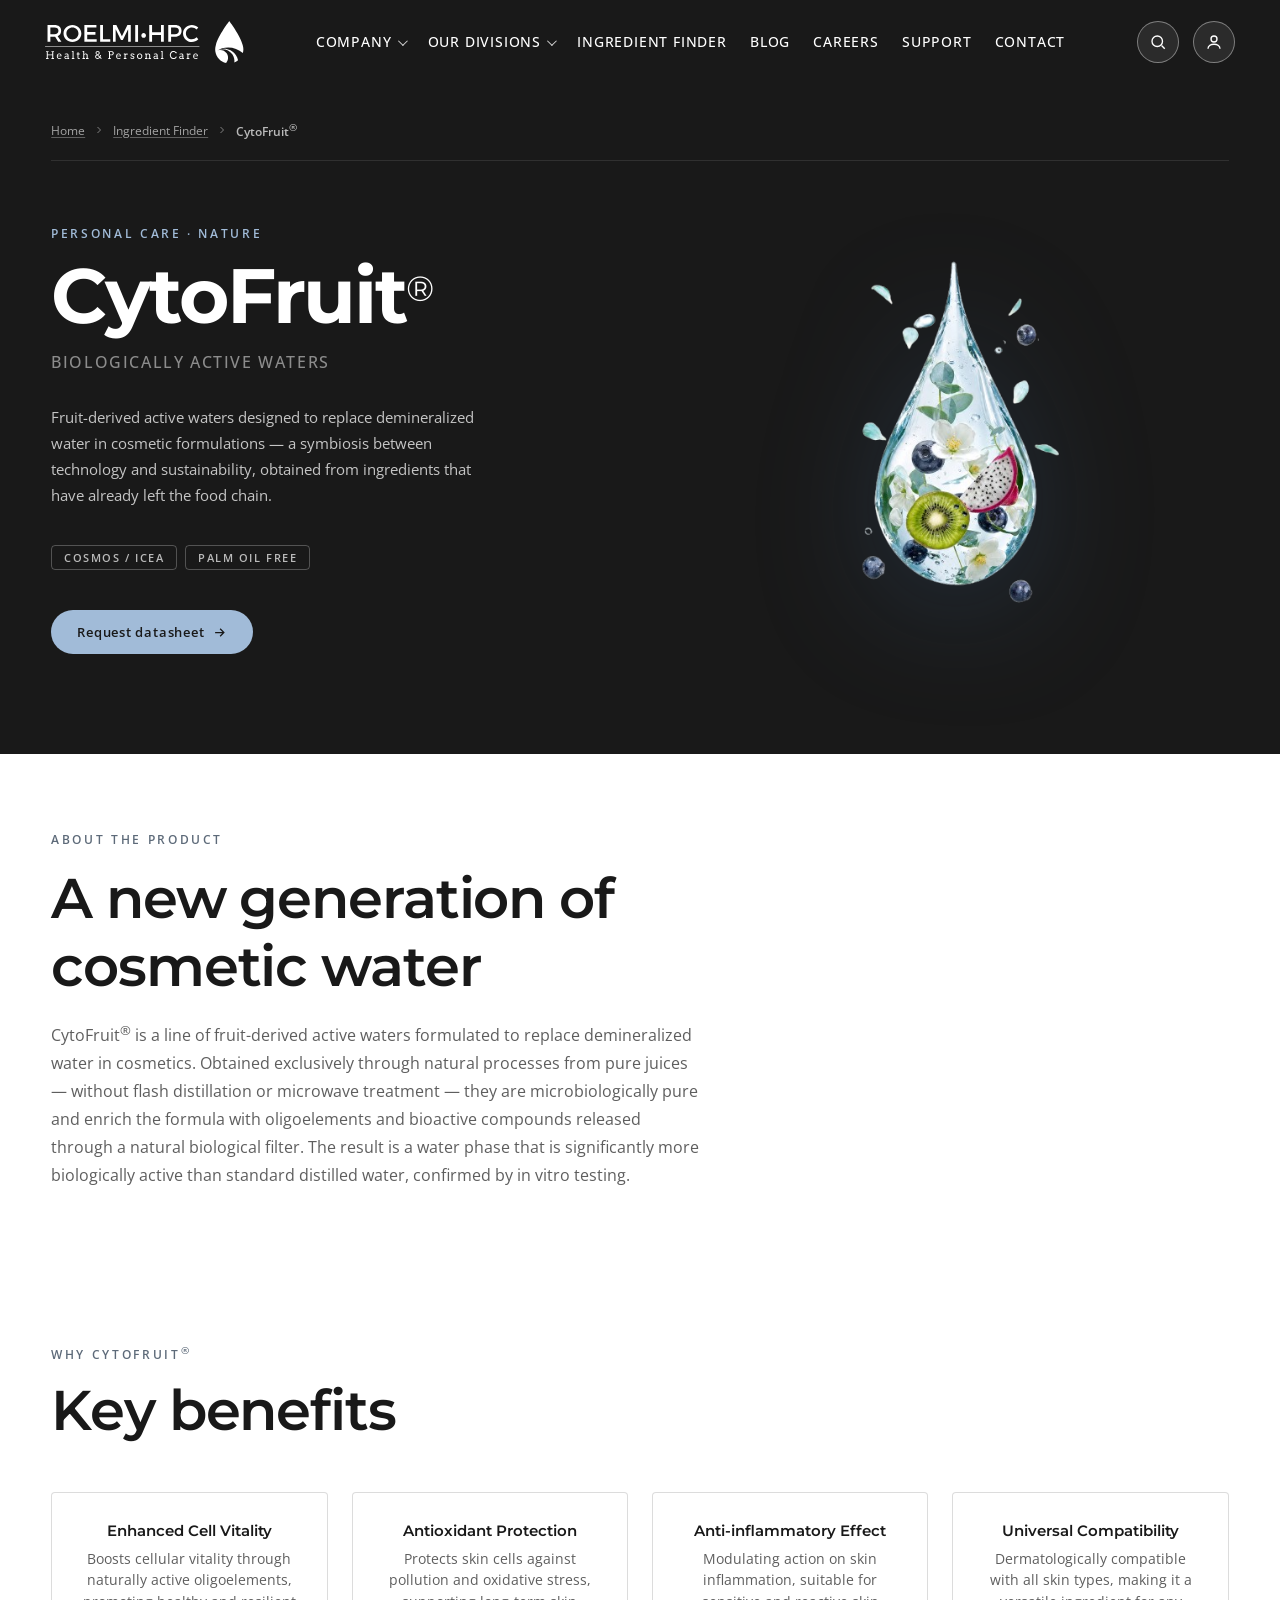
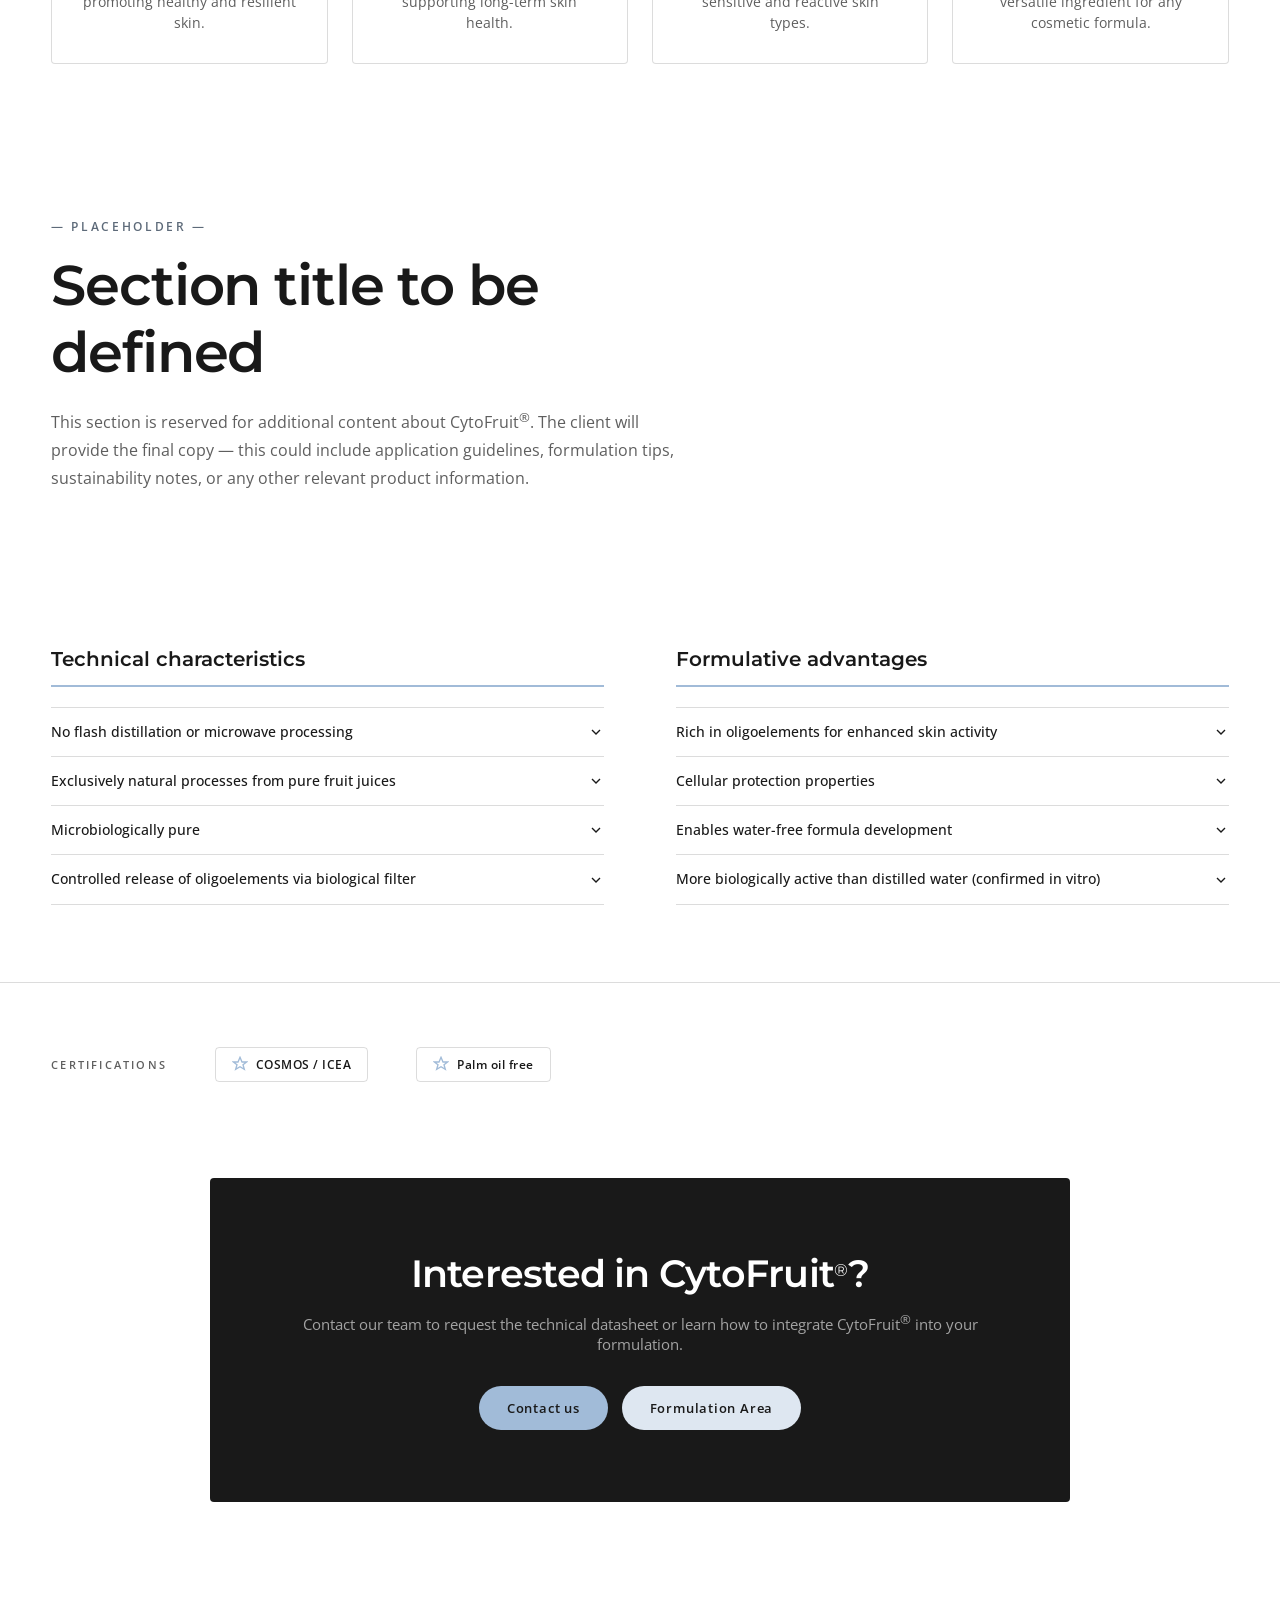
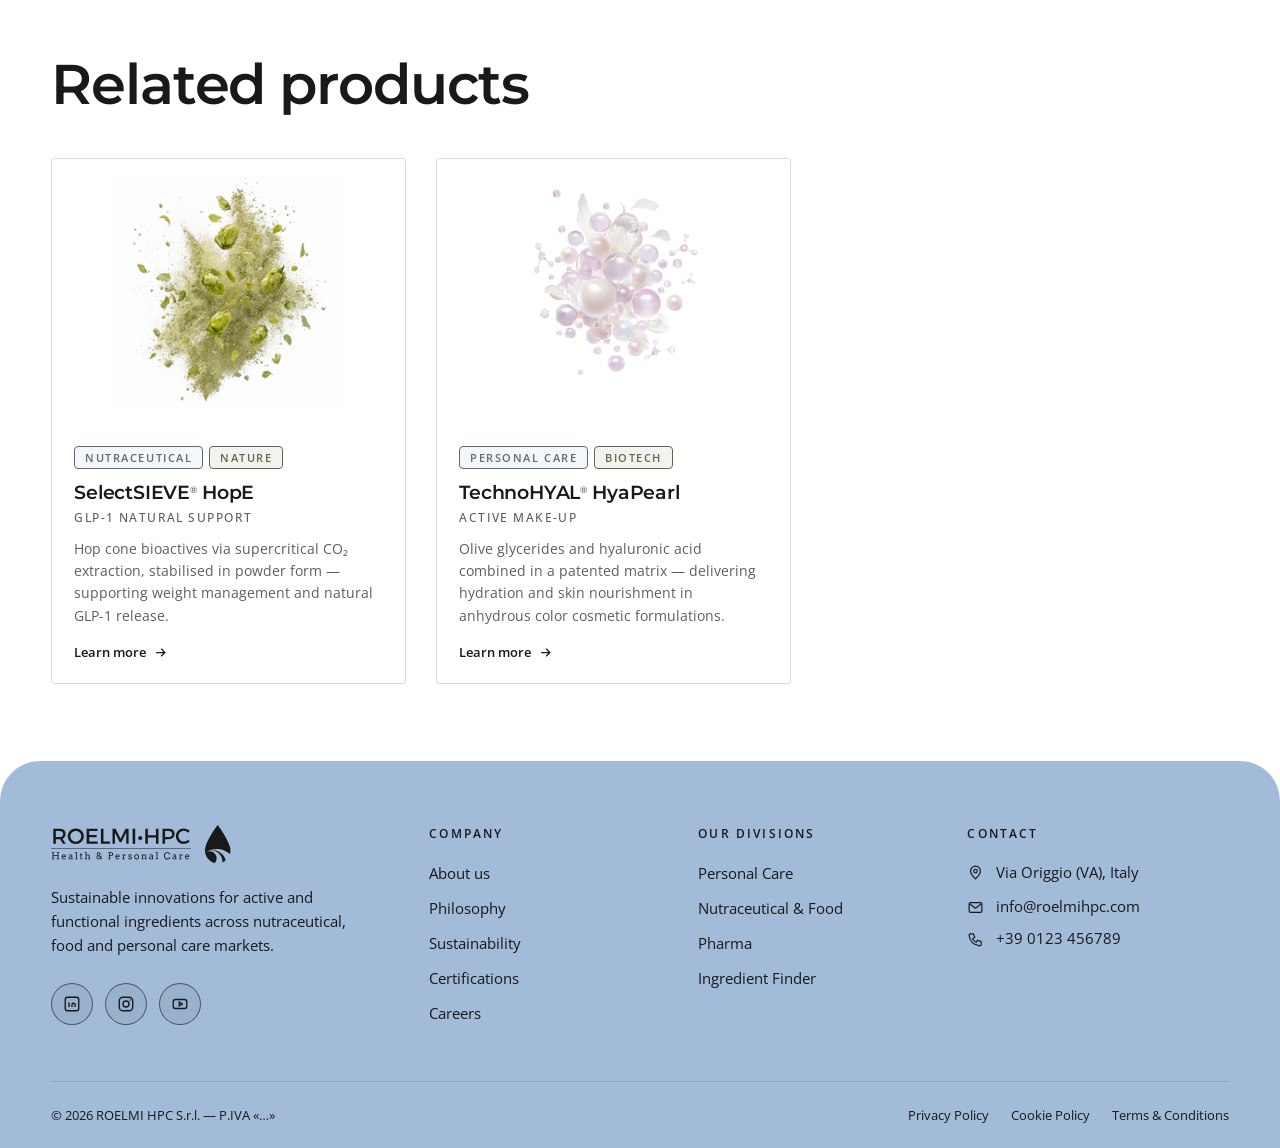
<file: cytofruit.html>
<!DOCTYPE html>
<html lang="en">
<head>
  <meta charset="UTF-8">
  <meta name="viewport" content="width=device-width, initial-scale=1.0">
  <title>CytoFruit® — ROELMI HPC</title>
  <link href="https://fonts.googleapis.com/css2?family=Montserrat:wght@400;500;600;700&family=Open+Sans:wght@300;400;500;600&display=swap" rel="stylesheet">
  <link rel="stylesheet" href="css/reset.css">
  <link rel="stylesheet" href="css/base.css">
  <link rel="stylesheet" href="css/header.css">
  <link rel="stylesheet" href="css/footer.css">
  <link rel="stylesheet" href="css/product.css">
  <link rel="stylesheet" href="css/finder.css">
</head>
<body>
<a class="skip-link" href="#main-content">Skip to main content</a>
<header class="site-header" id="siteHeader">
  <div class="hdr-inner">
    <a href="index.html" class="logo" aria-label="ROELMI HPC home">
      <span class="lg-white"><svg aria-hidden="true" viewBox="0 0 256 54" version="1.1" xmlns:xlink="http://www.w3.org/1999/xlink" xmlns="http://www.w3.org/2000/svg">
  <g id="logo-ROELMI-HPC">
    <path d="M12.0334 17.0172C15.3679 17.0172 17.286 15.5943 17.286 12.6599C17.286 9.81631 15.3679 8.45615 12.0334 8.45615L6.90418 8.45615L6.90418 17.0172L12.0334 17.0172ZM13.0217 20.263C12.7103 20.2932 12.3729 20.2932 12.0334 20.2932L6.90418 20.2932L6.90418 26.813L3.25401 26.813L3.25401 5.18224L12.0334 5.18224C17.5649 5.18224 20.748 7.87013 20.748 12.5648C20.748 16.0268 19.1413 18.4682 16.2675 19.5818L21.1178 26.813L16.9767 26.813L13.0217 20.263Z" id="Fill-1" fill="#FFFFFF" fill-rule="evenodd" stroke="none"></path>
    <path d="M27.5157 15.9972C27.5157 20.2939 31.0729 23.6954 35.3026 23.6954C39.5388 23.6954 43.0008 20.2939 43.0008 15.9972C43.0008 11.7026 39.5388 8.36382 35.3026 8.36382C31.0383 8.36382 27.5157 11.7026 27.5157 15.9972M46.7397 15.9972C46.7397 22.1752 41.7337 26.9671 35.2723 26.9671C28.8132 26.9671 23.8072 22.1752 23.8072 15.9972C23.8072 9.78669 28.8132 5.08558 35.2723 5.08558C41.7337 5.08558 46.7397 9.81696 46.7397 15.9972" id="Fill-3" fill="#FFFFFF" fill-rule="evenodd" stroke="none"></path>
    <path d="M54.2809 8.45615L54.2809 14.2969L64.8487 14.2969L64.8487 17.5751L54.2809 17.5751L54.2809 23.539L66.4553 23.539L66.4553 26.813L50.6351 26.813L50.6351 5.18008L66.0856 5.18008L66.0856 8.45615L54.2809 8.45615Z" id="Fill-5" fill="#FFFFFF" fill-rule="evenodd" stroke="none"></path>
    <path d="M83.9182 23.5064L83.9182 26.8127L70.9069 26.8127L70.9069 5.1777L74.5549 5.1777L74.5549 23.5064L83.9182 23.5064Z" id="Fill-7" fill="#FFFFFF" fill-rule="evenodd" stroke="none"></path>
    <path d="M106.911 26.8134L106.881 10.6493L100.052 24.558L97.6708 24.558L90.8418 10.6493L90.8418 26.8134L87.4122 26.8134L87.4122 5.17835L91.7349 5.17835L98.8774 19.552L105.983 5.17835L110.28 5.17835L110.28 26.8134L106.911 26.8134Z" id="Fill-9" fill="#FFFFFF" fill-rule="evenodd" stroke="none"></path>
    <path d="M115.997 26.8162L119.642 26.8162L119.642 5.18333L115.997 5.18333L115.997 26.8162Z" id="Fill-11" fill="#FFFFFF" fill-rule="evenodd" stroke="none"></path>
    <path d="M129.75 18.5313C129.75 20.2915 128.513 21.6236 126.814 21.6236C125.146 21.6236 123.91 20.2915 123.91 18.5313C123.91 16.7711 125.146 15.5018 126.814 15.5018C128.513 15.5018 129.75 16.7711 129.75 18.5313" id="Fill-13" fill="#FFFFFF" fill-rule="evenodd" stroke="none"></path>
    <path d="M197.061 8.42653L194.929 11.0841C193.352 9.38232 191.097 8.33354 188.902 8.33354C184.575 8.33354 181.174 11.6723 181.174 15.9345C181.174 20.2009 184.575 23.5678 188.902 23.5678C191.064 23.5678 193.292 22.5796 194.929 21.001L197.091 23.4143C194.898 25.5767 191.776 26.9671 188.718 26.9671C182.382 26.9671 177.469 22.1752 177.469 15.9669C177.469 9.81696 182.443 5.08558 188.841 5.08558C191.899 5.08558 194.959 6.35709 197.061 8.42653ZM149.128 26.8134L149.128 17.8523L137.662 17.8523L137.662 26.8134L134.017 26.8134L134.017 5.17835L137.662 5.17835L137.662 14.5762L149.128 14.5762L149.128 5.17835L152.773 5.17835L152.773 26.8134L149.128 26.8134ZM167.083 20.2932C172.522 20.2932 175.642 17.4497 175.642 12.5648C175.642 7.87013 172.522 5.18224 167.083 5.18224L158.462 5.18224L158.462 26.813L162.107 26.813L162.107 20.2932L167.083 20.2932ZM172.154 12.6599C172.154 15.5943 170.266 17.0172 166.928 17.0172L162.107 17.0172L162.107 8.45615L166.928 8.45615C170.266 8.45615 172.154 9.81631 172.154 12.6599Z" id="Combined-Shape" fill="#FFFFFF" fill-rule="evenodd" stroke="none"></path>
    <path d="M167.99 41.4119C167.698 40.9145 167.311 40.5275 166.826 40.242C166.346 39.9587 165.81 39.816 165.217 39.816C164.709 39.816 164.249 39.9241 163.829 40.1361C163.412 40.3501 163.053 40.6377 162.754 40.9967C162.454 41.3557 162.223 41.773 162.058 42.2444C161.894 42.718 161.809 43.2175 161.809 43.7387C161.809 44.3571 161.902 44.9064 162.086 45.3864C162.268 45.86 162.506 46.2579 162.8 46.5758C163.094 46.8893 163.442 47.1531 163.851 47.365C164.253 47.5791 164.709 47.6808 165.217 47.6808C165.905 47.6808 166.504 47.5164 167.012 47.1812C167.525 46.8525 167.959 46.3011 168.323 45.5378L169.473 46.0827C169.307 46.5498 169.025 47.0061 168.628 47.4451C168.232 47.8797 167.743 48.2343 167.164 48.5025C166.582 48.7728 165.935 48.9047 165.23 48.9047C164.554 48.9047 163.933 48.7771 163.364 48.5241C162.798 48.2689 162.296 47.9056 161.851 47.4321C161.409 46.965 161.07 46.4071 160.839 45.7605C160.605 45.1161 160.488 44.4414 160.488 43.7387C160.488 43.0337 160.605 42.3655 160.839 41.7384C161.07 41.1092 161.399 40.5642 161.818 40.1015C162.238 39.6387 162.739 39.2711 163.323 39.0008C163.905 38.7348 164.536 38.5986 165.217 38.5986C165.821 38.5986 166.346 38.6851 166.785 38.8559C167.226 39.0289 167.598 39.2343 167.908 39.4722C168.215 39.7101 168.478 39.9717 168.701 40.2463L169.395 40.2463L169.395 41.4119L167.99 41.4119ZM8.31148 38.7975L11.527 38.7975L11.527 39.9241L10.5885 39.9241L10.5885 47.5834L11.527 47.5834L11.527 48.7101L8.31148 48.7101L8.31148 47.5834L9.30404 47.5834L9.30404 44.0219L3.56929 44.0219L3.56929 47.5834L4.56401 47.5834L4.56401 48.7101L1.34632 48.7101L1.34632 47.5834L2.28914 47.5834L2.28914 39.9241L1.34632 39.9241L1.34632 38.7975L4.56401 38.7975L4.56401 39.9241L3.56929 39.9241L3.56929 42.9234L9.30404 42.9234L9.30404 39.9241L8.31148 39.9241L8.31148 38.7975ZM86.5788 38.9694C86.2026 38.8548 85.7982 38.7986 85.3506 38.7986L81.3436 38.7986L81.3436 39.9274L82.2843 39.9274L82.2843 47.5845L81.3436 47.5845L81.3436 48.709L84.5591 48.709L84.5591 47.5845L83.5666 47.5845L83.5666 44.1182L85.3268 44.1182C85.7895 44.1182 86.2069 44.049 86.5853 43.9084C86.9594 43.77 87.2838 43.5797 87.5541 43.3419C87.8244 43.1018 88.0341 42.8229 88.1812 42.5007C88.3304 42.1785 88.4039 41.8411 88.4039 41.4778C88.4039 41.041 88.3304 40.6561 88.179 40.321C88.0276 39.9836 87.8179 39.7047 87.5454 39.4798C87.273 39.2527 86.9508 39.0862 86.5788 38.9694ZM85.3506 43.0456L83.5666 43.0456L83.5666 39.9274L85.1884 39.9274C85.8371 39.9274 86.3107 40.0615 86.6091 40.3339C86.9032 40.6086 87.0524 40.9891 87.0524 41.4778C87.0524 41.7352 87.007 41.9601 86.9248 42.1568C86.8405 42.3536 86.7215 42.5158 86.5702 42.6477C86.4231 42.7796 86.2415 42.8748 86.0361 42.9461C85.8285 43.011 85.5993 43.0456 85.3506 43.0456Z" id="Combined-Shape" fill="#FFFFFF" fill-rule="evenodd" stroke="none"></path>
    <path d="M18.3148 42.7781C18.0316 42.7781 17.7829 42.8192 17.5731 42.8992C17.3634 42.9814 17.1839 43.0938 17.0325 43.2452C16.8855 43.3966 16.7644 43.5804 16.6779 43.7966C16.5871 44.015 16.5222 44.2637 16.4768 44.5297L19.9907 44.5297C19.9734 44.2767 19.9302 44.0431 19.8675 43.8334C19.8026 43.6171 19.7096 43.4333 19.5755 43.2755C19.4458 43.1176 19.2793 42.9965 19.0717 42.91C18.8706 42.8214 18.6154 42.7781 18.3148 42.7781L18.3148 42.7781ZM16.4119 45.479C16.4119 45.6714 16.4249 45.8444 16.453 46.0044C16.4833 46.1623 16.5222 46.318 16.5763 46.4607C16.7384 46.8954 16.9958 47.2241 17.3504 47.4446C17.705 47.6652 18.1073 47.7776 18.557 47.7776C18.9095 47.7776 19.2512 47.7257 19.5885 47.6263C19.9215 47.529 20.2697 47.3776 20.6351 47.1657L21.1282 47.996C20.6805 48.3031 20.2372 48.5302 19.7853 48.6772C19.3355 48.8242 18.8706 48.8999 18.3862 48.8999C17.9299 48.8999 17.5039 48.8242 17.1169 48.6707C16.7255 48.5172 16.3903 48.2901 16.107 47.9896C15.8259 47.689 15.6053 47.3149 15.4475 46.8673C15.2875 46.4175 15.2096 45.892 15.2096 45.2952C15.2096 44.8108 15.2766 44.3545 15.4107 43.9264C15.5448 43.496 15.7502 43.1198 16.0184 42.7997C16.2843 42.4819 16.6173 42.2267 17.0131 42.0407C17.411 41.8504 17.8737 41.7575 18.3992 41.7575C18.9095 41.7575 19.3355 41.8353 19.6772 41.9888C20.021 42.1445 20.3 42.35 20.5162 42.6051C20.7324 42.8603 20.8946 43.1522 21.0049 43.4787C21.1152 43.8074 21.1952 44.1404 21.2406 44.4778C21.2579 44.6421 21.273 44.8108 21.2795 44.9838C21.2882 45.1525 21.2903 45.3168 21.2903 45.479L16.4119 45.479Z" id="Fill-18" fill="#FFFFFF" fill-rule="evenodd" stroke="none"></path>
    <path d="M27.4217 47.878C27.5839 47.878 27.7439 47.8607 27.9061 47.8196C28.0682 47.7807 28.2218 47.7288 28.3623 47.6596C28.505 47.5925 28.6413 47.5125 28.7624 47.426C28.8835 47.3352 28.9873 47.2422 29.0716 47.1449L29.0759 45.6182L27.666 45.6182C27.4282 45.6182 27.2141 45.642 27.0195 45.6961C26.8248 45.748 26.6583 45.8215 26.5156 45.9253C26.3751 46.0248 26.2648 46.148 26.1848 46.2972C26.1069 46.4443 26.068 46.6151 26.068 46.8076C26.068 46.9871 26.1004 47.1406 26.1653 47.2768C26.2323 47.4066 26.3232 47.519 26.4421 47.6077C26.5632 47.6963 26.7059 47.7634 26.8724 47.8109C27.0368 47.8585 27.2206 47.878 27.4217 47.878L27.4217 47.878ZM29.0716 48.0812C28.8121 48.3213 28.5267 48.518 28.2174 48.6716C27.9061 48.8229 27.5493 48.9008 27.1535 48.9008C26.8227 48.9008 26.5178 48.8446 26.2432 48.7429C25.9664 48.637 25.7242 48.4943 25.5274 48.3148C25.3263 48.131 25.1684 47.9234 25.0581 47.6833C24.9479 47.4433 24.8916 47.1882 24.8916 46.9179C24.8916 46.6303 24.9327 46.3751 25.0192 46.1524C25.1036 45.9318 25.2182 45.7393 25.3587 45.5728C25.4993 45.4106 25.6658 45.2723 25.8561 45.1598C26.0464 45.0495 26.2432 44.9587 26.4529 44.8938C26.6583 44.8246 26.8703 44.7792 27.0865 44.7511C27.2984 44.723 27.506 44.7079 27.7049 44.7079C28.0163 44.7079 28.2802 44.7165 28.4942 44.7381C28.7083 44.7576 28.9029 44.7814 29.0759 44.8181L29.0824 44.2624C29.0824 44.0245 29.05 43.8148 28.9786 43.6396C28.9073 43.4623 28.8099 43.3153 28.6824 43.2006C28.5569 43.086 28.4077 42.9995 28.2304 42.9433C28.0531 42.8849 27.8585 42.859 27.6379 42.859C27.4303 42.859 27.2357 42.8741 27.0497 42.9001C26.8594 42.9303 26.6864 42.9671 26.5243 43.0104C26.3599 43.0579 26.2086 43.1098 26.0702 43.166C25.9339 43.2288 25.8193 43.2871 25.722 43.352L25.322 42.5108C25.482 42.4049 25.6636 42.3097 25.8518 42.2189C26.0442 42.1281 26.2453 42.0546 26.4572 41.9897C26.667 41.927 26.8832 41.8772 27.106 41.8405C27.3265 41.8037 27.5428 41.7864 27.7547 41.7864C28.1482 41.7864 28.5007 41.8297 28.8164 41.927C29.1278 42.02 29.396 42.1627 29.6122 42.3595C29.8306 42.5584 29.9993 42.8071 30.116 43.1098C30.235 43.4147 30.2934 43.7759 30.2934 44.1975L30.2869 47.5839L31.0372 47.5839L31.0372 48.7083L29.0716 48.7083L29.0716 48.0812Z" id="Fill-19" fill="#FFFFFF" fill-rule="evenodd" stroke="none"></path>
    <path d="M34.5012 38.5337L36.7004 38.5337L36.7004 47.5856L37.7167 47.5856L37.7167 48.7079L34.5012 48.7079L34.5012 47.5856L35.483 47.5856L35.483 39.6603L34.5012 39.6603L34.5012 38.5337Z" id="Fill-20" fill="#FFFFFF" fill-rule="evenodd" stroke="none"></path>
    <path d="M43.0136 41.9335L44.6008 41.9335L44.6008 42.9217L43.0006 42.9217L42.9812 46.8335C42.9812 47.0995 43.0136 47.3157 43.0742 47.4801C43.1347 47.6466 43.2342 47.759 43.3682 47.8239C43.5023 47.8866 43.6537 47.9212 43.8245 47.9212C44.0062 47.9212 44.1705 47.9018 44.3089 47.8693C44.4494 47.8347 44.5987 47.7807 44.7652 47.7028L45.0463 48.5202C44.8365 48.6283 44.6181 48.717 44.3889 48.7775C44.1554 48.8402 43.8851 48.8748 43.5693 48.8748C43.2709 48.8748 43.0136 48.8338 42.793 48.7624C42.5746 48.691 42.3887 48.5699 42.2395 48.4034C42.0881 48.2326 41.9756 48.0056 41.9021 47.7179C41.8264 47.4325 41.7918 47.0757 41.7918 46.6497L41.8113 42.9217L40.7301 42.9217L40.7301 41.9335L41.8243 41.9335L41.8243 40.3138L43.0136 39.7516L43.0136 41.9335Z" id="Fill-21" fill="#FFFFFF" fill-rule="evenodd" stroke="none"></path>
    <path d="M48.2687 38.5337L50.4138 38.5337L50.4138 42.6812L50.4549 42.6812C50.5739 42.558 50.7166 42.4455 50.8766 42.3396C51.0345 42.2315 51.2031 42.1385 51.3761 42.0606C51.5491 41.9828 51.7308 41.9179 51.9167 41.8768C52.1027 41.8336 52.3016 41.8119 52.5049 41.8119C52.8682 41.8119 53.1969 41.8617 53.4888 41.9612C53.7786 42.0628 54.0294 42.2163 54.2327 42.4174C54.4381 42.625 54.596 42.8867 54.7084 43.2067C54.8187 43.5289 54.8728 43.9052 54.8728 44.3441L54.8728 47.5856L55.8934 47.5856L55.8934 48.7079L52.6779 48.7079L52.6779 47.5856L53.6056 47.5856L53.6056 44.4933C53.6056 43.9744 53.4737 43.5786 53.212 43.3127C52.9482 43.0424 52.5698 42.9083 52.0767 42.9083C51.7935 42.9083 51.5123 42.9775 51.2247 43.1072C50.9393 43.2435 50.6647 43.4078 50.4138 43.6111L50.4138 47.5856L51.3956 47.5856L51.3956 48.7079L48.1779 48.7079L48.1779 47.5856L49.2007 47.5856L49.2007 39.6603L48.2687 39.6603L48.2687 38.5337Z" id="Fill-22" fill="#FFFFFF" fill-rule="evenodd" stroke="none"></path>
    <path d="M68.7198 42.0012C68.8344 41.8757 68.9296 41.7395 69.0074 41.5773C69.0853 41.4195 69.1242 41.253 69.1242 41.0778C69.1242 40.894 69.0853 40.7167 69.0053 40.5502C68.9252 40.3793 68.815 40.2301 68.6809 40.0961C68.5447 39.9685 68.3868 39.8625 68.2073 39.789C68.0257 39.709 67.8332 39.6722 67.6364 39.6722C67.4159 39.6722 67.2191 39.709 67.0418 39.7825C66.8666 39.8539 66.7131 39.9533 66.5877 40.0766C66.4622 40.2042 66.3628 40.3512 66.2936 40.5199C66.2244 40.6886 66.1876 40.868 66.1876 41.0627C66.1876 41.2486 66.233 41.4411 66.3239 41.6422C66.4147 41.8476 66.5747 42.0595 66.8104 42.2823L67.3921 42.8229C67.6516 42.7126 67.8916 42.5872 68.1187 42.4574C68.3457 42.3277 68.5447 42.1741 68.7198 42.0012L68.7198 42.0012ZM66.6871 44.356C66.5358 44.4144 66.4039 44.4987 66.2849 44.6069C66.1638 44.7128 66.06 44.8361 65.9714 44.9723C65.8849 45.1107 65.82 45.2599 65.7703 45.4178C65.7227 45.5756 65.6989 45.7378 65.6989 45.8978C65.6989 46.1508 65.7465 46.3844 65.846 46.6006C65.9454 46.819 66.0795 47.0028 66.2503 47.1607C66.4233 47.3186 66.6266 47.4418 66.858 47.5305C67.0937 47.6191 67.3424 47.6645 67.6083 47.6645C67.8332 47.6645 68.0473 47.6321 68.2484 47.5759C68.4495 47.5197 68.6355 47.4418 68.8106 47.3402C68.9836 47.2385 69.1458 47.1131 69.2907 46.9747C69.4377 46.832 69.5761 46.6785 69.7016 46.512L67.2148 44.1117L66.6871 44.356ZM72.0175 48.7479L70.4714 47.2558C70.2876 47.4829 70.093 47.6905 69.8767 47.8808C69.6626 48.0667 69.4356 48.2289 69.1934 48.3652C68.9512 48.5057 68.696 48.6117 68.4214 48.6895C68.1489 48.763 67.8613 48.8041 67.5543 48.8041C67.1348 48.8041 66.7369 48.7263 66.3693 48.5771C66.0017 48.43 65.6816 48.2289 65.407 47.9716C65.1345 47.7121 64.9204 47.4094 64.7647 47.0569C64.6069 46.7066 64.529 46.3282 64.529 45.9238C64.529 45.6578 64.5701 45.3983 64.6501 45.1475C64.728 44.8988 64.8404 44.6631 64.981 44.4447C65.1259 44.2284 65.2902 44.0295 65.4783 43.8543C65.6686 43.6835 65.9671 43.4911 66.3649 43.29L65.9325 42.8704C65.8222 42.7667 65.7097 42.6456 65.6038 42.5093C65.4978 42.3753 65.4048 42.2282 65.3227 42.0725C65.2426 41.9168 65.1756 41.7525 65.1259 41.5838C65.0761 41.413 65.0502 41.2421 65.0502 41.0778C65.0502 40.7296 65.1194 40.4074 65.2535 40.1047C65.3897 39.8041 65.5713 39.5403 65.807 39.3197C66.0384 39.0949 66.3152 38.9219 66.6266 38.7943C66.9423 38.6645 67.2775 38.6018 67.6364 38.6018C68.0149 38.6018 68.3652 38.6667 68.6895 38.8029C69.0139 38.937 69.2929 39.1208 69.5307 39.3457C69.7686 39.5706 69.9502 39.8344 70.0865 40.1371C70.2205 40.4356 70.2876 40.7513 70.2876 41.0778C70.2876 41.3395 70.2638 41.5687 70.2119 41.7698C70.1578 41.9666 70.0865 42.1439 69.987 42.3017C69.894 42.4574 69.7794 42.6001 69.6453 42.7299C69.5134 42.8575 69.3707 42.9764 69.2215 43.0845C69.0723 43.197 68.9144 43.2964 68.7587 43.3829C68.6031 43.4716 68.4409 43.5603 68.2744 43.6403L70.2746 45.5043C70.4173 45.1864 70.5276 44.8707 70.6119 44.5636C70.6984 44.2501 70.7655 43.9668 70.813 43.7116L72.0413 43.7116C71.9678 44.1225 71.8553 44.5506 71.7018 44.9896C71.5483 45.4308 71.3536 45.8611 71.1201 46.2827L72.9236 47.9586L72.0175 48.7479Z" id="Fill-23" fill="#FFFFFF" fill-rule="evenodd" stroke="none"></path>
    <path d="M94.5772 42.7781C94.2918 42.7781 94.0452 42.8192 93.8333 42.8992C93.6236 42.9814 93.4419 43.0938 93.2949 43.2452C93.1435 43.3966 93.0267 43.5804 92.9381 43.7966C92.8473 44.015 92.7802 44.2637 92.7391 44.5297L96.2487 44.5297C96.2314 44.2767 96.1925 44.0431 96.1298 43.8334C96.0671 43.6171 95.9676 43.4333 95.8379 43.2755C95.706 43.1176 95.5416 42.9965 95.334 42.91C95.1286 42.8214 94.8778 42.7781 94.5772 42.7781L94.5772 42.7781ZM92.6743 45.479C92.6743 45.6714 92.6872 45.8444 92.7153 46.0044C92.7456 46.1623 92.7845 46.318 92.8343 46.4607C92.9986 46.8954 93.256 47.2241 93.6128 47.4446C93.9674 47.6652 94.3696 47.7776 94.8172 47.7776C95.1719 47.7776 95.5135 47.7257 95.8465 47.6263C96.1817 47.529 96.532 47.3776 96.8996 47.1657L97.3883 47.996C96.9429 48.3031 96.4953 48.5302 96.0498 48.6772C95.5979 48.8242 95.1329 48.8999 94.6486 48.8999C94.1901 48.8999 93.7663 48.8242 93.3749 48.6707C92.9857 48.5172 92.6483 48.2901 92.3694 47.9896C92.0882 47.689 91.8698 47.3149 91.7098 46.8673C91.5498 46.4175 91.4698 45.892 91.4698 45.2952C91.4698 44.8108 91.539 44.3545 91.6731 43.9264C91.8093 43.496 92.0104 43.1198 92.2764 42.7997C92.5467 42.4819 92.8775 42.2267 93.2733 42.0407C93.6711 41.8504 94.1361 41.7575 94.6615 41.7575C95.1719 41.7575 95.5979 41.8353 95.9395 41.9888C96.2833 42.1445 96.5623 42.35 96.7764 42.6051C96.9926 42.8603 97.157 43.1522 97.2673 43.4787C97.3797 43.8074 97.4554 44.1404 97.4986 44.4778C97.5202 44.6421 97.5354 44.8108 97.5419 44.9838C97.5484 45.1525 97.5527 45.3168 97.5527 45.479L92.6743 45.479Z" id="Fill-25" fill="#FFFFFF" fill-rule="evenodd" stroke="none"></path>
    <path d="M106.221 43.3674L104.978 43.3674L104.978 42.95C104.833 42.95 104.688 42.976 104.537 43.0322C104.385 43.0841 104.245 43.1684 104.115 43.2809C103.983 43.3912 103.871 43.5317 103.771 43.7025C103.674 43.8734 103.603 44.0788 103.561 44.3145L103.561 47.5819L104.71 47.5819L104.71 48.7107L101.347 48.7107L101.347 47.5819L102.283 47.5819L102.29 43.056L101.347 43.056L101.347 41.9337L103.512 41.9337L103.512 42.87C103.594 42.7295 103.68 42.6019 103.78 42.4808C103.877 42.3597 103.983 42.2559 104.104 42.1672C104.225 42.0786 104.357 42.0072 104.504 41.9596C104.649 41.9077 104.807 41.8818 104.978 41.8818L105.618 41.8818C105.819 41.8818 106.02 41.8861 106.221 41.8948L106.221 43.3674Z" id="Fill-26" fill="#FFFFFF" fill-rule="evenodd" stroke="none"></path>
    <path d="M113.552 43.285C113.468 43.1574 113.358 43.0514 113.221 42.9714C113.087 42.8914 112.936 42.8309 112.772 42.7941C112.607 42.7595 112.443 42.7379 112.287 42.7379C112.112 42.7379 111.952 42.7595 111.807 42.7984C111.66 42.8374 111.537 42.8936 111.429 42.9693C111.327 43.0428 111.243 43.1315 111.184 43.2396C111.124 43.3477 111.098 43.4645 111.098 43.5985C111.098 43.8234 111.167 44.0029 111.301 44.1348C111.44 44.2689 111.671 44.3943 111.993 44.5024L113.293 44.963C113.853 45.149 114.262 45.4042 114.515 45.7264C114.774 46.0507 114.904 46.4356 114.904 46.8854C114.904 47.186 114.843 47.4628 114.724 47.7115C114.603 47.9645 114.432 48.1785 114.212 48.3515C113.993 48.531 113.73 48.6651 113.418 48.7646C113.109 48.8619 112.765 48.9138 112.382 48.9138C111.857 48.9138 111.429 48.8273 111.098 48.6564C110.765 48.4856 110.51 48.265 110.332 47.9818L109.651 47.9818L109.651 46.8573L111.005 46.8573C111.005 47.0433 111.046 47.2055 111.124 47.3395C111.206 47.4736 111.314 47.5796 111.446 47.6617C111.578 47.7461 111.731 47.8088 111.896 47.8455C112.067 47.8866 112.237 47.9082 112.41 47.9082C112.581 47.9082 112.743 47.8866 112.904 47.8434C113.059 47.8023 113.198 47.7417 113.319 47.6596C113.438 47.5796 113.531 47.4822 113.602 47.3698C113.671 47.2552 113.706 47.1254 113.706 46.9827C113.706 46.7643 113.637 46.5784 113.492 46.427C113.353 46.2756 113.113 46.1372 112.772 46.0161L111.476 45.5317C110.949 45.3458 110.557 45.1057 110.302 44.816C110.047 44.5241 109.922 44.1608 109.922 43.7261C109.922 43.4385 109.976 43.1725 110.082 42.9282C110.185 42.686 110.341 42.4741 110.546 42.2968C110.748 42.1194 110.992 41.981 111.288 41.8837C111.578 41.7843 111.913 41.7324 112.287 41.7324C112.772 41.7324 113.176 41.7994 113.505 41.9335C113.831 42.0697 114.125 42.3011 114.387 42.6276L115.021 42.6276L115.021 43.7542L113.678 43.7542C113.678 43.5704 113.639 43.4147 113.552 43.285" id="Fill-27" fill="#FFFFFF" fill-rule="evenodd" stroke="none"></path>
    <path d="M119.603 45.3207C119.603 45.7099 119.657 46.0602 119.768 46.3759C119.878 46.6873 120.032 46.9555 120.228 47.176C120.419 47.3966 120.646 47.5674 120.901 47.6885C121.156 47.8053 121.426 47.8659 121.714 47.8659C122.014 47.8659 122.293 47.8075 122.555 47.6907C122.812 47.5739 123.042 47.4031 123.23 47.1825C123.422 46.962 123.574 46.6982 123.682 46.3803C123.792 46.071 123.846 45.7164 123.846 45.3207C123.846 44.9142 123.792 44.5509 123.682 44.2308C123.574 43.9129 123.422 43.647 123.234 43.4329C123.044 43.2188 122.819 43.0566 122.557 42.9485C122.298 42.8382 122.014 42.7842 121.714 42.7842C121.426 42.7842 121.156 42.8382 120.901 42.9485C120.646 43.0566 120.419 43.2188 120.228 43.4329C120.032 43.647 119.878 43.9129 119.768 44.2308C119.657 44.5509 119.603 44.9142 119.603 45.3207M118.315 45.3207C118.317 44.7866 118.405 44.2979 118.572 43.8546C118.741 43.4178 118.974 43.0393 119.277 42.7236C119.575 42.4057 119.934 42.1614 120.347 41.9949C120.762 41.8241 121.219 41.7397 121.714 41.7397C122.216 41.7397 122.674 41.8241 123.093 41.9949C123.507 42.1614 123.865 42.4057 124.162 42.715C124.456 43.0264 124.687 43.4026 124.856 43.8438C125.018 44.2849 125.1 44.7714 125.1 45.3099C125.1 45.8353 125.018 46.3219 124.856 46.763C124.687 47.2085 124.456 47.5869 124.162 47.9026C123.865 48.2227 123.507 48.4713 123.093 48.6465C122.674 48.826 122.216 48.9125 121.714 48.9125C121.204 48.9125 120.741 48.826 120.326 48.6487C119.915 48.4757 119.558 48.2313 119.264 47.9156C118.968 47.5977 118.736 47.2193 118.57 46.7825C118.405 46.3414 118.317 45.8526 118.315 45.3207" id="Fill-28" fill="#FFFFFF" fill-rule="evenodd" stroke="none"></path>
    <path d="M133.018 47.5845L133.974 47.5845L133.974 44.4901C133.974 43.9711 133.842 43.5797 133.576 43.3094C133.312 43.0434 132.934 42.9094 132.445 42.9094C132.16 42.9094 131.874 42.9764 131.587 43.1126C131.299 43.2467 131.024 43.4154 130.769 43.6143L130.769 47.5845L131.723 47.5845L131.723 48.7111L128.559 48.7111L128.559 47.5845L129.502 47.5845L129.502 43.0586L128.559 43.0586L128.559 41.9363L130.715 41.9363L130.715 42.7321L130.73 42.7321C130.875 42.6045 131.029 42.4855 131.189 42.3753C131.355 42.2585 131.526 42.1612 131.706 42.079C131.883 41.9947 132.071 41.9298 132.263 41.8844C132.458 41.8346 132.661 41.813 132.875 41.813C133.239 41.813 133.565 41.8606 133.857 41.9579C134.147 42.0617 134.393 42.2152 134.601 42.4185C134.806 42.6239 134.964 42.8877 135.077 43.2056C135.187 43.5278 135.241 43.9062 135.241 44.3409L135.241 47.5845L136.184 47.5845L136.184 48.7111L133.018 48.7111L133.018 47.5845Z" id="Fill-29" fill="#FFFFFF" fill-rule="evenodd" stroke="none"></path>
    <path d="M141.969 47.878C142.131 47.878 142.291 47.8607 142.453 47.8196C142.615 47.7807 142.769 47.7288 142.909 47.6596C143.052 47.5925 143.188 47.5125 143.31 47.426C143.431 47.3352 143.534 47.2422 143.619 47.1449L143.623 45.6182L142.213 45.6182C141.975 45.6182 141.761 45.642 141.567 45.6961C141.372 45.748 141.205 45.8215 141.063 45.9253C140.922 46.0248 140.81 46.148 140.732 46.2972C140.654 46.4443 140.615 46.6151 140.615 46.8076C140.615 46.9871 140.648 47.1406 140.712 47.2768C140.779 47.4066 140.87 47.519 140.989 47.6077C141.11 47.6963 141.253 47.7634 141.42 47.8109C141.584 47.8585 141.768 47.878 141.969 47.878L141.969 47.878ZM143.619 48.0812C143.359 48.3213 143.074 48.518 142.765 48.6716C142.453 48.8229 142.096 48.9008 141.701 48.9008C141.37 48.9008 141.065 48.8446 140.79 48.7429C140.514 48.637 140.271 48.4943 140.075 48.3148C139.873 48.131 139.716 47.9234 139.605 47.6833C139.495 47.4433 139.439 47.1882 139.439 46.9179C139.439 46.6303 139.48 46.3751 139.566 46.1524C139.651 45.9318 139.765 45.7393 139.906 45.5728C140.046 45.4106 140.213 45.2723 140.405 45.1598C140.594 45.0495 140.79 44.9587 141 44.8938C141.205 44.8246 141.417 44.7792 141.634 44.7511C141.846 44.723 142.053 44.7079 142.252 44.7079C142.563 44.7079 142.827 44.7165 143.041 44.7381C143.255 44.7576 143.45 44.7814 143.623 44.8181L143.63 44.2624C143.63 44.0245 143.597 43.8148 143.526 43.6396C143.454 43.4623 143.357 43.3153 143.23 43.2006C143.104 43.086 142.955 42.9995 142.778 42.9433C142.6 42.8849 142.406 42.859 142.185 42.859C141.977 42.859 141.783 42.8741 141.597 42.9001C141.407 42.9303 141.234 42.9671 141.071 43.0104C140.907 43.0579 140.756 43.1098 140.617 43.166C140.481 43.2288 140.366 43.2871 140.269 43.352L139.869 42.5108C140.029 42.4049 140.211 42.3097 140.399 42.2189C140.591 42.1281 140.792 42.0546 141.004 41.9897C141.214 41.927 141.43 41.8772 141.651 41.8405C141.874 41.8037 142.09 41.7864 142.302 41.7864C142.695 41.7864 143.048 41.8297 143.364 41.927C143.675 42.02 143.943 42.1627 144.159 42.3595C144.378 42.5584 144.546 42.8071 144.663 43.1098C144.78 43.4147 144.841 43.7759 144.841 44.1975L144.834 47.5839L145.584 47.5839L145.584 48.7083L143.619 48.7083L143.619 48.0812Z" id="Fill-30" fill="#FFFFFF" fill-rule="evenodd" stroke="none"></path>
    <path d="M149.048 38.5337L151.248 38.5337L151.248 47.5856L152.264 47.5856L152.264 48.7079L149.048 48.7079L149.048 47.5856L150.03 47.5856L150.03 39.6603L149.048 39.6603L149.048 38.5337Z" id="Fill-31" fill="#FFFFFF" fill-rule="evenodd" stroke="none"></path>
    <path d="M175.016 47.878C175.179 47.878 175.337 47.8607 175.499 47.8196C175.661 47.7807 175.814 47.7288 175.957 47.6596C176.102 47.5925 176.234 47.5125 176.355 47.426C176.478 47.3352 176.58 47.2422 176.664 47.1449L176.671 45.6182L175.259 45.6182C175.021 45.6182 174.809 45.642 174.612 45.6961C174.422 45.748 174.253 45.8215 174.113 45.9253C173.968 46.0248 173.86 46.148 173.78 46.2972C173.704 46.4443 173.663 46.6151 173.663 46.8076C173.663 46.9871 173.695 47.1406 173.76 47.2768C173.827 47.4066 173.92 47.519 174.039 47.6077C174.158 47.6963 174.301 47.7634 174.467 47.8109C174.634 47.8585 174.815 47.878 175.016 47.878L175.016 47.878ZM176.664 48.0812C176.407 48.3213 176.124 48.518 175.812 48.6716C175.499 48.8229 175.146 48.9008 174.748 48.9008C174.415 48.9008 174.113 48.8446 173.836 48.7429C173.559 48.637 173.321 48.4943 173.122 48.3148C172.919 48.131 172.763 47.9234 172.653 47.6833C172.541 47.4433 172.484 47.1882 172.484 46.9179C172.484 46.6303 172.528 46.3751 172.614 46.1524C172.698 45.9318 172.811 45.7393 172.954 45.5728C173.094 45.4106 173.263 45.2723 173.451 45.1598C173.641 45.0495 173.84 44.9587 174.046 44.8938C174.253 44.8246 174.463 44.7792 174.679 44.7511C174.895 44.723 175.101 44.7079 175.298 44.7079C175.611 44.7079 175.875 44.7165 176.089 44.7381C176.301 44.7576 176.498 44.7814 176.671 44.8181L176.677 44.2624C176.677 44.0245 176.643 43.8148 176.576 43.6396C176.502 43.4623 176.405 43.3153 176.277 43.2006C176.152 43.086 176 42.9995 175.825 42.9433C175.648 42.8849 175.451 42.859 175.233 42.859C175.027 42.859 174.831 42.8741 174.645 42.9001C174.454 42.9303 174.281 42.9671 174.117 43.0104C173.953 43.0579 173.801 43.1098 173.665 43.166C173.531 43.2288 173.412 43.2871 173.317 43.352L172.917 42.5108C173.079 42.4049 173.256 42.3097 173.449 42.2189C173.641 42.1281 173.84 42.0546 174.052 41.9897C174.266 41.927 174.478 41.8772 174.701 41.8405C174.921 41.8037 175.135 41.7864 175.349 41.7864C175.743 41.7864 176.096 41.8297 176.409 41.927C176.723 42.02 176.989 42.1627 177.205 42.3595C177.425 42.5584 177.592 42.8071 177.711 43.1098C177.83 43.4147 177.888 43.7759 177.888 44.1975L177.882 47.5839L178.632 47.5839L178.632 48.7083L176.664 48.7083L176.664 48.0812Z" id="Fill-33" fill="#FFFFFF" fill-rule="evenodd" stroke="none"></path>
    <path d="M187.021 43.3674L185.777 43.3674L185.777 42.95C185.632 42.95 185.488 42.976 185.336 43.0322C185.185 43.0841 185.044 43.1684 184.915 43.2809C184.783 43.3912 184.67 43.5317 184.573 43.7025C184.473 43.8734 184.402 44.0788 184.361 44.3145L184.361 47.5819L185.509 47.5819L185.509 48.7107L182.147 48.7107L182.147 47.5819L183.083 47.5819L183.089 43.056L182.147 43.056L182.147 41.9337L184.313 41.9337L184.313 42.87C184.393 42.7295 184.48 42.6019 184.579 42.4808C184.677 42.3597 184.783 42.2559 184.904 42.1672C185.025 42.0786 185.157 42.0072 185.304 41.9596C185.451 41.9077 185.607 41.8818 185.777 41.8818L186.417 41.8818C186.619 41.8818 186.82 41.8861 187.021 41.8948L187.021 43.3674Z" id="Fill-34" fill="#FFFFFF" fill-rule="evenodd" stroke="none"></path>
    <path d="M193.624 42.7781C193.339 42.7781 193.092 42.8192 192.878 42.8992C192.668 42.9814 192.489 43.0938 192.342 43.2452C192.19 43.3966 192.074 43.5804 191.985 43.7966C191.894 44.015 191.827 44.2637 191.786 44.5297L195.296 44.5297C195.278 44.2767 195.239 44.0431 195.177 43.8334C195.112 43.6171 195.015 43.4333 194.885 43.2755C194.753 43.1176 194.586 42.9965 194.381 42.91C194.176 42.8214 193.925 42.7781 193.624 42.7781L193.624 42.7781ZM191.719 45.479C191.719 45.6714 191.734 45.8444 191.762 46.0044C191.793 46.1623 191.831 46.318 191.881 46.4607C192.043 46.8954 192.303 47.2241 192.66 47.4446C193.014 47.6652 193.417 47.7776 193.866 47.7776C194.219 47.7776 194.56 47.7257 194.893 47.6263C195.226 47.529 195.579 47.3776 195.944 47.1657L196.435 47.996C195.99 48.3031 195.542 48.5302 195.095 48.6772C194.645 48.8242 194.18 48.8999 193.695 48.8999C193.237 48.8999 192.813 48.8242 192.422 48.6707C192.033 48.5172 191.695 48.2901 191.416 47.9896C191.135 47.689 190.915 47.3149 190.755 46.8673C190.597 46.4175 190.517 45.892 190.517 45.2952C190.517 44.8108 190.584 44.3545 190.72 43.9264C190.854 43.496 191.057 43.1198 191.323 42.7997C191.594 42.4819 191.924 42.2267 192.32 42.0407C192.72 41.8504 193.181 41.7575 193.708 41.7575C194.219 41.7575 194.645 41.8353 194.986 41.9888C195.33 42.1445 195.607 42.35 195.821 42.6051C196.037 42.8603 196.204 43.1522 196.314 43.4787C196.424 43.8074 196.5 44.1404 196.546 44.4778C196.567 44.6421 196.582 44.8108 196.589 44.9838C196.593 45.1525 196.6 45.3168 196.6 45.479L191.719 45.479Z" id="Fill-35" fill="#FFFFFF" fill-rule="evenodd" stroke="none"></path>
    <path d="M198.208 33.4845L0.41086 33.4845C0.185968 33.4845 0 33.3028 0 33.0758C0 32.8465 0.185968 32.6627 0.41086 32.6627L198.208 32.6627C198.435 32.6627 198.618 32.8465 198.618 33.0758C198.618 33.3028 198.435 33.4845 198.208 33.4845" id="Fill-36" fill="#FFFFFF" fill-rule="evenodd" stroke="none"></path>
    <path d="M219.592 39.0469L219.592 39.0469C219.413 39.1744 219.246 39.3085 219.08 39.4447C220.325 46.6456 225.814 52.3868 232.882 54C235.897 50.6007 236.325 45.4714 233.62 41.5769C230.452 37.0142 224.192 35.8746 219.625 39.0252C226.547 34.242 236.04 35.9632 240.844 42.8765C243.029 46.025 243.863 49.7033 243.478 53.2345C245.208 52.5598 246.808 51.6321 248.236 50.4947C247.749 48.1096 246.783 45.785 245.308 43.6636C239.666 35.5437 228.681 33.3381 220.377 38.5041C231.189 31.5173 245.148 32.9142 254.362 41.2806C254.809 39.7086 255.052 38.05 255.052 36.3373C255.052 34.3717 254.729 32.4861 254.148 30.7129C250.818 18.3914 236.928 0 236.928 0C236.928 0 223.039 18.3914 219.709 30.7129C219.134 32.4861 218.809 34.3717 218.809 36.3373C218.809 37.3883 218.905 38.4219 219.075 39.4253C219.246 39.2955 219.415 39.1701 219.592 39.0469" id="Fill-37" fill="#FFFFFF" fill-rule="evenodd" stroke="none"></path>
  </g>
</svg></span>
      <span class="lg-color"><svg aria-hidden="true" viewBox="0 0 256 54" version="1.1" xmlns:xlink="http://www.w3.org/1999/xlink" xmlns="http://www.w3.org/2000/svg">
  <g id="logo-ROELMI-HPC">
    <path d="M12.0334 17.0172C15.3679 17.0172 17.286 15.5943 17.286 12.6599C17.286 9.81631 15.3679 8.45615 12.0334 8.45615L6.90418 8.45615L6.90418 17.0172L12.0334 17.0172ZM13.0217 20.263C12.7103 20.2932 12.3729 20.2932 12.0334 20.2932L6.90418 20.2932L6.90418 26.813L3.25401 26.813L3.25401 5.18224L12.0334 5.18224C17.5649 5.18224 20.748 7.87013 20.748 12.5648C20.748 16.0268 19.1413 18.4682 16.2675 19.5818L21.1178 26.813L16.9767 26.813L13.0217 20.263Z" id="Fill-1" fill="#565755" fill-rule="evenodd" stroke="none"></path>
    <path d="M27.5157 15.9972C27.5157 20.2939 31.0729 23.6954 35.3026 23.6954C39.5388 23.6954 43.0008 20.2939 43.0008 15.9972C43.0008 11.7026 39.5388 8.36382 35.3026 8.36382C31.0383 8.36382 27.5157 11.7026 27.5157 15.9972M46.7397 15.9972C46.7397 22.1752 41.7337 26.9671 35.2723 26.9671C28.8132 26.9671 23.8072 22.1752 23.8072 15.9972C23.8072 9.78669 28.8132 5.08558 35.2723 5.08558C41.7337 5.08558 46.7397 9.81696 46.7397 15.9972" id="Fill-3" fill="#565755" fill-rule="evenodd" stroke="none"></path>
    <path d="M54.2809 8.45615L54.2809 14.2969L64.8487 14.2969L64.8487 17.5751L54.2809 17.5751L54.2809 23.539L66.4553 23.539L66.4553 26.813L50.6351 26.813L50.6351 5.18008L66.0856 5.18008L66.0856 8.45615L54.2809 8.45615Z" id="Fill-5" fill="#565755" fill-rule="evenodd" stroke="none"></path>
    <path d="M83.9182 23.5064L83.9182 26.8127L70.9069 26.8127L70.9069 5.1777L74.5549 5.1777L74.5549 23.5064L83.9182 23.5064Z" id="Fill-7" fill="#565755" fill-rule="evenodd" stroke="none"></path>
    <path d="M106.911 26.8134L106.881 10.6493L100.052 24.558L97.6708 24.558L90.8418 10.6493L90.8418 26.8134L87.4122 26.8134L87.4122 5.17835L91.7349 5.17835L98.8774 19.552L105.983 5.17835L110.28 5.17835L110.28 26.8134L106.911 26.8134Z" id="Fill-9" fill="#565755" fill-rule="evenodd" stroke="none"></path>
    <path d="M115.997 26.8162L119.642 26.8162L119.642 5.18333L115.997 5.18333L115.997 26.8162Z" id="Fill-11" fill="#565755" fill-rule="evenodd" stroke="none"></path>
    <path d="M129.75 18.5313C129.75 20.2915 128.513 21.6236 126.814 21.6236C125.146 21.6236 123.91 20.2915 123.91 18.5313C123.91 16.7711 125.146 15.5018 126.814 15.5018C128.513 15.5018 129.75 16.7711 129.75 18.5313" id="Fill-13" fill="#565755" fill-rule="evenodd" stroke="none"></path>
    <path d="M197.061 8.42653L194.929 11.0841C193.352 9.38232 191.097 8.33354 188.902 8.33354C184.575 8.33354 181.174 11.6723 181.174 15.9345C181.174 20.2009 184.575 23.5678 188.902 23.5678C191.064 23.5678 193.292 22.5796 194.929 21.001L197.091 23.4143C194.898 25.5767 191.776 26.9671 188.718 26.9671C182.382 26.9671 177.469 22.1752 177.469 15.9669C177.469 9.81696 182.443 5.08558 188.841 5.08558C191.899 5.08558 194.959 6.35709 197.061 8.42653ZM149.128 26.8134L149.128 17.8523L137.662 17.8523L137.662 26.8134L134.017 26.8134L134.017 5.17835L137.662 5.17835L137.662 14.5762L149.128 14.5762L149.128 5.17835L152.773 5.17835L152.773 26.8134L149.128 26.8134ZM167.083 20.2932C172.522 20.2932 175.642 17.4497 175.642 12.5648C175.642 7.87013 172.522 5.18224 167.083 5.18224L158.462 5.18224L158.462 26.813L162.107 26.813L162.107 20.2932L167.083 20.2932ZM172.154 12.6599C172.154 15.5943 170.266 17.0172 166.928 17.0172L162.107 17.0172L162.107 8.45615L166.928 8.45615C170.266 8.45615 172.154 9.81631 172.154 12.6599Z" id="Combined-Shape" fill="#009CC4" fill-rule="evenodd" stroke="none"></path>
    <path d="M167.99 41.4119C167.698 40.9145 167.311 40.5275 166.826 40.242C166.346 39.9587 165.81 39.816 165.217 39.816C164.709 39.816 164.249 39.9241 163.829 40.1361C163.412 40.3501 163.053 40.6377 162.754 40.9967C162.454 41.3557 162.223 41.773 162.058 42.2444C161.894 42.718 161.809 43.2175 161.809 43.7387C161.809 44.3571 161.902 44.9064 162.086 45.3864C162.268 45.86 162.506 46.2579 162.8 46.5758C163.094 46.8893 163.442 47.1531 163.851 47.365C164.253 47.5791 164.709 47.6808 165.217 47.6808C165.905 47.6808 166.504 47.5164 167.012 47.1812C167.525 46.8525 167.959 46.3011 168.323 45.5378L169.473 46.0827C169.307 46.5498 169.025 47.0061 168.628 47.4451C168.232 47.8797 167.743 48.2343 167.164 48.5025C166.582 48.7728 165.935 48.9047 165.23 48.9047C164.554 48.9047 163.933 48.7771 163.364 48.5241C162.798 48.2689 162.296 47.9056 161.851 47.4321C161.409 46.965 161.07 46.4071 160.839 45.7605C160.605 45.1161 160.488 44.4414 160.488 43.7387C160.488 43.0337 160.605 42.3655 160.839 41.7384C161.07 41.1092 161.399 40.5642 161.818 40.1015C162.238 39.6387 162.739 39.2711 163.323 39.0008C163.905 38.7348 164.536 38.5986 165.217 38.5986C165.821 38.5986 166.346 38.6851 166.785 38.8559C167.226 39.0289 167.598 39.2343 167.908 39.4722C168.215 39.7101 168.478 39.9717 168.701 40.2463L169.395 40.2463L169.395 41.4119L167.99 41.4119ZM8.31148 38.7975L11.527 38.7975L11.527 39.9241L10.5885 39.9241L10.5885 47.5834L11.527 47.5834L11.527 48.7101L8.31148 48.7101L8.31148 47.5834L9.30404 47.5834L9.30404 44.0219L3.56929 44.0219L3.56929 47.5834L4.56401 47.5834L4.56401 48.7101L1.34632 48.7101L1.34632 47.5834L2.28914 47.5834L2.28914 39.9241L1.34632 39.9241L1.34632 38.7975L4.56401 38.7975L4.56401 39.9241L3.56929 39.9241L3.56929 42.9234L9.30404 42.9234L9.30404 39.9241L8.31148 39.9241L8.31148 38.7975ZM86.5788 38.9694C86.2026 38.8548 85.7982 38.7986 85.3506 38.7986L81.3436 38.7986L81.3436 39.9274L82.2843 39.9274L82.2843 47.5845L81.3436 47.5845L81.3436 48.709L84.5591 48.709L84.5591 47.5845L83.5666 47.5845L83.5666 44.1182L85.3268 44.1182C85.7895 44.1182 86.2069 44.049 86.5853 43.9084C86.9594 43.77 87.2838 43.5797 87.5541 43.3419C87.8244 43.1018 88.0341 42.8229 88.1812 42.5007C88.3304 42.1785 88.4039 41.8411 88.4039 41.4778C88.4039 41.041 88.3304 40.6561 88.179 40.321C88.0276 39.9836 87.8179 39.7047 87.5454 39.4798C87.273 39.2527 86.9508 39.0862 86.5788 38.9694ZM85.3506 43.0456L83.5666 43.0456L83.5666 39.9274L85.1884 39.9274C85.8371 39.9274 86.3107 40.0615 86.6091 40.3339C86.9032 40.6086 87.0524 40.9891 87.0524 41.4778C87.0524 41.7352 87.007 41.9601 86.9248 42.1568C86.8405 42.3536 86.7215 42.5158 86.5702 42.6477C86.4231 42.7796 86.2415 42.8748 86.0361 42.9461C85.8285 43.011 85.5993 43.0456 85.3506 43.0456Z" id="Combined-Shape" fill="#009CC4" fill-rule="evenodd" stroke="none"></path>
    <path d="M18.3148 42.7781C18.0316 42.7781 17.7829 42.8192 17.5731 42.8992C17.3634 42.9814 17.1839 43.0938 17.0325 43.2452C16.8855 43.3966 16.7644 43.5804 16.6779 43.7966C16.5871 44.015 16.5222 44.2637 16.4768 44.5297L19.9907 44.5297C19.9734 44.2767 19.9302 44.0431 19.8675 43.8334C19.8026 43.6171 19.7096 43.4333 19.5755 43.2755C19.4458 43.1176 19.2793 42.9965 19.0717 42.91C18.8706 42.8214 18.6154 42.7781 18.3148 42.7781L18.3148 42.7781ZM16.4119 45.479C16.4119 45.6714 16.4249 45.8444 16.453 46.0044C16.4833 46.1623 16.5222 46.318 16.5763 46.4607C16.7384 46.8954 16.9958 47.2241 17.3504 47.4446C17.705 47.6652 18.1073 47.7776 18.557 47.7776C18.9095 47.7776 19.2512 47.7257 19.5885 47.6263C19.9215 47.529 20.2697 47.3776 20.6351 47.1657L21.1282 47.996C20.6805 48.3031 20.2372 48.5302 19.7853 48.6772C19.3355 48.8242 18.8706 48.8999 18.3862 48.8999C17.9299 48.8999 17.5039 48.8242 17.1169 48.6707C16.7255 48.5172 16.3903 48.2901 16.107 47.9896C15.8259 47.689 15.6053 47.3149 15.4475 46.8673C15.2875 46.4175 15.2096 45.892 15.2096 45.2952C15.2096 44.8108 15.2766 44.3545 15.4107 43.9264C15.5448 43.496 15.7502 43.1198 16.0184 42.7997C16.2843 42.4819 16.6173 42.2267 17.0131 42.0407C17.411 41.8504 17.8737 41.7575 18.3992 41.7575C18.9095 41.7575 19.3355 41.8353 19.6772 41.9888C20.021 42.1445 20.3 42.35 20.5162 42.6051C20.7324 42.8603 20.8946 43.1522 21.0049 43.4787C21.1152 43.8074 21.1952 44.1404 21.2406 44.4778C21.2579 44.6421 21.273 44.8108 21.2795 44.9838C21.2882 45.1525 21.2903 45.3168 21.2903 45.479L16.4119 45.479Z" id="Fill-18" fill="#565755" fill-rule="evenodd" stroke="none"></path>
    <path d="M27.4217 47.878C27.5839 47.878 27.7439 47.8607 27.9061 47.8196C28.0682 47.7807 28.2218 47.7288 28.3623 47.6596C28.505 47.5925 28.6413 47.5125 28.7624 47.426C28.8835 47.3352 28.9873 47.2422 29.0716 47.1449L29.0759 45.6182L27.666 45.6182C27.4282 45.6182 27.2141 45.642 27.0195 45.6961C26.8248 45.748 26.6583 45.8215 26.5156 45.9253C26.3751 46.0248 26.2648 46.148 26.1848 46.2972C26.1069 46.4443 26.068 46.6151 26.068 46.8076C26.068 46.9871 26.1004 47.1406 26.1653 47.2768C26.2323 47.4066 26.3232 47.519 26.4421 47.6077C26.5632 47.6963 26.7059 47.7634 26.8724 47.8109C27.0368 47.8585 27.2206 47.878 27.4217 47.878L27.4217 47.878ZM29.0716 48.0812C28.8121 48.3213 28.5267 48.518 28.2174 48.6716C27.9061 48.8229 27.5493 48.9008 27.1535 48.9008C26.8227 48.9008 26.5178 48.8446 26.2432 48.7429C25.9664 48.637 25.7242 48.4943 25.5274 48.3148C25.3263 48.131 25.1684 47.9234 25.0581 47.6833C24.9479 47.4433 24.8916 47.1882 24.8916 46.9179C24.8916 46.6303 24.9327 46.3751 25.0192 46.1524C25.1036 45.9318 25.2182 45.7393 25.3587 45.5728C25.4993 45.4106 25.6658 45.2723 25.8561 45.1598C26.0464 45.0495 26.2432 44.9587 26.4529 44.8938C26.6583 44.8246 26.8703 44.7792 27.0865 44.7511C27.2984 44.723 27.506 44.7079 27.7049 44.7079C28.0163 44.7079 28.2802 44.7165 28.4942 44.7381C28.7083 44.7576 28.9029 44.7814 29.0759 44.8181L29.0824 44.2624C29.0824 44.0245 29.05 43.8148 28.9786 43.6396C28.9073 43.4623 28.8099 43.3153 28.6824 43.2006C28.5569 43.086 28.4077 42.9995 28.2304 42.9433C28.0531 42.8849 27.8585 42.859 27.6379 42.859C27.4303 42.859 27.2357 42.8741 27.0497 42.9001C26.8594 42.9303 26.6864 42.9671 26.5243 43.0104C26.3599 43.0579 26.2086 43.1098 26.0702 43.166C25.9339 43.2288 25.8193 43.2871 25.722 43.352L25.322 42.5108C25.482 42.4049 25.6636 42.3097 25.8518 42.2189C26.0442 42.1281 26.2453 42.0546 26.4572 41.9897C26.667 41.927 26.8832 41.8772 27.106 41.8405C27.3265 41.8037 27.5428 41.7864 27.7547 41.7864C28.1482 41.7864 28.5007 41.8297 28.8164 41.927C29.1278 42.02 29.396 42.1627 29.6122 42.3595C29.8306 42.5584 29.9993 42.8071 30.116 43.1098C30.235 43.4147 30.2934 43.7759 30.2934 44.1975L30.2869 47.5839L31.0372 47.5839L31.0372 48.7083L29.0716 48.7083L29.0716 48.0812Z" id="Fill-19" fill="#565755" fill-rule="evenodd" stroke="none"></path>
    <path d="M34.5012 38.5337L36.7004 38.5337L36.7004 47.5856L37.7167 47.5856L37.7167 48.7079L34.5012 48.7079L34.5012 47.5856L35.483 47.5856L35.483 39.6603L34.5012 39.6603L34.5012 38.5337Z" id="Fill-20" fill="#565755" fill-rule="evenodd" stroke="none"></path>
    <path d="M43.0136 41.9335L44.6008 41.9335L44.6008 42.9217L43.0006 42.9217L42.9812 46.8335C42.9812 47.0995 43.0136 47.3157 43.0742 47.4801C43.1347 47.6466 43.2342 47.759 43.3682 47.8239C43.5023 47.8866 43.6537 47.9212 43.8245 47.9212C44.0062 47.9212 44.1705 47.9018 44.3089 47.8693C44.4494 47.8347 44.5987 47.7807 44.7652 47.7028L45.0463 48.5202C44.8365 48.6283 44.6181 48.717 44.3889 48.7775C44.1554 48.8402 43.8851 48.8748 43.5693 48.8748C43.2709 48.8748 43.0136 48.8338 42.793 48.7624C42.5746 48.691 42.3887 48.5699 42.2395 48.4034C42.0881 48.2326 41.9756 48.0056 41.9021 47.7179C41.8264 47.4325 41.7918 47.0757 41.7918 46.6497L41.8113 42.9217L40.7301 42.9217L40.7301 41.9335L41.8243 41.9335L41.8243 40.3138L43.0136 39.7516L43.0136 41.9335Z" id="Fill-21" fill="#565755" fill-rule="evenodd" stroke="none"></path>
    <path d="M48.2687 38.5337L50.4138 38.5337L50.4138 42.6812L50.4549 42.6812C50.5739 42.558 50.7166 42.4455 50.8766 42.3396C51.0345 42.2315 51.2031 42.1385 51.3761 42.0606C51.5491 41.9828 51.7308 41.9179 51.9167 41.8768C52.1027 41.8336 52.3016 41.8119 52.5049 41.8119C52.8682 41.8119 53.1969 41.8617 53.4888 41.9612C53.7786 42.0628 54.0294 42.2163 54.2327 42.4174C54.4381 42.625 54.596 42.8867 54.7084 43.2067C54.8187 43.5289 54.8728 43.9052 54.8728 44.3441L54.8728 47.5856L55.8934 47.5856L55.8934 48.7079L52.6779 48.7079L52.6779 47.5856L53.6056 47.5856L53.6056 44.4933C53.6056 43.9744 53.4737 43.5786 53.212 43.3127C52.9482 43.0424 52.5698 42.9083 52.0767 42.9083C51.7935 42.9083 51.5123 42.9775 51.2247 43.1072C50.9393 43.2435 50.6647 43.4078 50.4138 43.6111L50.4138 47.5856L51.3956 47.5856L51.3956 48.7079L48.1779 48.7079L48.1779 47.5856L49.2007 47.5856L49.2007 39.6603L48.2687 39.6603L48.2687 38.5337Z" id="Fill-22" fill="#565755" fill-rule="evenodd" stroke="none"></path>
    <path d="M68.7198 42.0012C68.8344 41.8757 68.9296 41.7395 69.0074 41.5773C69.0853 41.4195 69.1242 41.253 69.1242 41.0778C69.1242 40.894 69.0853 40.7167 69.0053 40.5502C68.9252 40.3793 68.815 40.2301 68.6809 40.0961C68.5447 39.9685 68.3868 39.8625 68.2073 39.789C68.0257 39.709 67.8332 39.6722 67.6364 39.6722C67.4159 39.6722 67.2191 39.709 67.0418 39.7825C66.8666 39.8539 66.7131 39.9533 66.5877 40.0766C66.4622 40.2042 66.3628 40.3512 66.2936 40.5199C66.2244 40.6886 66.1876 40.868 66.1876 41.0627C66.1876 41.2486 66.233 41.4411 66.3239 41.6422C66.4147 41.8476 66.5747 42.0595 66.8104 42.2823L67.3921 42.8229C67.6516 42.7126 67.8916 42.5872 68.1187 42.4574C68.3457 42.3277 68.5447 42.1741 68.7198 42.0012L68.7198 42.0012ZM66.6871 44.356C66.5358 44.4144 66.4039 44.4987 66.2849 44.6069C66.1638 44.7128 66.06 44.8361 65.9714 44.9723C65.8849 45.1107 65.82 45.2599 65.7703 45.4178C65.7227 45.5756 65.6989 45.7378 65.6989 45.8978C65.6989 46.1508 65.7465 46.3844 65.846 46.6006C65.9454 46.819 66.0795 47.0028 66.2503 47.1607C66.4233 47.3186 66.6266 47.4418 66.858 47.5305C67.0937 47.6191 67.3424 47.6645 67.6083 47.6645C67.8332 47.6645 68.0473 47.6321 68.2484 47.5759C68.4495 47.5197 68.6355 47.4418 68.8106 47.3402C68.9836 47.2385 69.1458 47.1131 69.2907 46.9747C69.4377 46.832 69.5761 46.6785 69.7016 46.512L67.2148 44.1117L66.6871 44.356ZM72.0175 48.7479L70.4714 47.2558C70.2876 47.4829 70.093 47.6905 69.8767 47.8808C69.6626 48.0667 69.4356 48.2289 69.1934 48.3652C68.9512 48.5057 68.696 48.6117 68.4214 48.6895C68.1489 48.763 67.8613 48.8041 67.5543 48.8041C67.1348 48.8041 66.7369 48.7263 66.3693 48.5771C66.0017 48.43 65.6816 48.2289 65.407 47.9716C65.1345 47.7121 64.9204 47.4094 64.7647 47.0569C64.6069 46.7066 64.529 46.3282 64.529 45.9238C64.529 45.6578 64.5701 45.3983 64.6501 45.1475C64.728 44.8988 64.8404 44.6631 64.981 44.4447C65.1259 44.2284 65.2902 44.0295 65.4783 43.8543C65.6686 43.6835 65.9671 43.4911 66.3649 43.29L65.9325 42.8704C65.8222 42.7667 65.7097 42.6456 65.6038 42.5093C65.4978 42.3753 65.4048 42.2282 65.3227 42.0725C65.2426 41.9168 65.1756 41.7525 65.1259 41.5838C65.0761 41.413 65.0502 41.2421 65.0502 41.0778C65.0502 40.7296 65.1194 40.4074 65.2535 40.1047C65.3897 39.8041 65.5713 39.5403 65.807 39.3197C66.0384 39.0949 66.3152 38.9219 66.6266 38.7943C66.9423 38.6645 67.2775 38.6018 67.6364 38.6018C68.0149 38.6018 68.3652 38.6667 68.6895 38.8029C69.0139 38.937 69.2929 39.1208 69.5307 39.3457C69.7686 39.5706 69.9502 39.8344 70.0865 40.1371C70.2205 40.4356 70.2876 40.7513 70.2876 41.0778C70.2876 41.3395 70.2638 41.5687 70.2119 41.7698C70.1578 41.9666 70.0865 42.1439 69.987 42.3017C69.894 42.4574 69.7794 42.6001 69.6453 42.7299C69.5134 42.8575 69.3707 42.9764 69.2215 43.0845C69.0723 43.197 68.9144 43.2964 68.7587 43.3829C68.6031 43.4716 68.4409 43.5603 68.2744 43.6403L70.2746 45.5043C70.4173 45.1864 70.5276 44.8707 70.6119 44.5636C70.6984 44.2501 70.7655 43.9668 70.813 43.7116L72.0413 43.7116C71.9678 44.1225 71.8553 44.5506 71.7018 44.9896C71.5483 45.4308 71.3536 45.8611 71.1201 46.2827L72.9236 47.9586L72.0175 48.7479Z" id="Fill-23" fill="#565755" fill-rule="evenodd" stroke="none"></path>
    <path d="M94.5772 42.7781C94.2918 42.7781 94.0452 42.8192 93.8333 42.8992C93.6236 42.9814 93.4419 43.0938 93.2949 43.2452C93.1435 43.3966 93.0267 43.5804 92.9381 43.7966C92.8473 44.015 92.7802 44.2637 92.7391 44.5297L96.2487 44.5297C96.2314 44.2767 96.1925 44.0431 96.1298 43.8334C96.0671 43.6171 95.9676 43.4333 95.8379 43.2755C95.706 43.1176 95.5416 42.9965 95.334 42.91C95.1286 42.8214 94.8778 42.7781 94.5772 42.7781L94.5772 42.7781ZM92.6743 45.479C92.6743 45.6714 92.6872 45.8444 92.7153 46.0044C92.7456 46.1623 92.7845 46.318 92.8343 46.4607C92.9986 46.8954 93.256 47.2241 93.6128 47.4446C93.9674 47.6652 94.3696 47.7776 94.8172 47.7776C95.1719 47.7776 95.5135 47.7257 95.8465 47.6263C96.1817 47.529 96.532 47.3776 96.8996 47.1657L97.3883 47.996C96.9429 48.3031 96.4953 48.5302 96.0498 48.6772C95.5979 48.8242 95.1329 48.8999 94.6486 48.8999C94.1901 48.8999 93.7663 48.8242 93.3749 48.6707C92.9857 48.5172 92.6483 48.2901 92.3694 47.9896C92.0882 47.689 91.8698 47.3149 91.7098 46.8673C91.5498 46.4175 91.4698 45.892 91.4698 45.2952C91.4698 44.8108 91.539 44.3545 91.6731 43.9264C91.8093 43.496 92.0104 43.1198 92.2764 42.7997C92.5467 42.4819 92.8775 42.2267 93.2733 42.0407C93.6711 41.8504 94.1361 41.7575 94.6615 41.7575C95.1719 41.7575 95.5979 41.8353 95.9395 41.9888C96.2833 42.1445 96.5623 42.35 96.7764 42.6051C96.9926 42.8603 97.157 43.1522 97.2673 43.4787C97.3797 43.8074 97.4554 44.1404 97.4986 44.4778C97.5202 44.6421 97.5354 44.8108 97.5419 44.9838C97.5484 45.1525 97.5527 45.3168 97.5527 45.479L92.6743 45.479Z" id="Fill-25" fill="#565755" fill-rule="evenodd" stroke="none"></path>
    <path d="M106.221 43.3674L104.978 43.3674L104.978 42.95C104.833 42.95 104.688 42.976 104.537 43.0322C104.385 43.0841 104.245 43.1684 104.115 43.2809C103.983 43.3912 103.871 43.5317 103.771 43.7025C103.674 43.8734 103.603 44.0788 103.561 44.3145L103.561 47.5819L104.71 47.5819L104.71 48.7107L101.347 48.7107L101.347 47.5819L102.283 47.5819L102.29 43.056L101.347 43.056L101.347 41.9337L103.512 41.9337L103.512 42.87C103.594 42.7295 103.68 42.6019 103.78 42.4808C103.877 42.3597 103.983 42.2559 104.104 42.1672C104.225 42.0786 104.357 42.0072 104.504 41.9596C104.649 41.9077 104.807 41.8818 104.978 41.8818L105.618 41.8818C105.819 41.8818 106.02 41.8861 106.221 41.8948L106.221 43.3674Z" id="Fill-26" fill="#565755" fill-rule="evenodd" stroke="none"></path>
    <path d="M113.552 43.285C113.468 43.1574 113.358 43.0514 113.221 42.9714C113.087 42.8914 112.936 42.8309 112.772 42.7941C112.607 42.7595 112.443 42.7379 112.287 42.7379C112.112 42.7379 111.952 42.7595 111.807 42.7984C111.66 42.8374 111.537 42.8936 111.429 42.9693C111.327 43.0428 111.243 43.1315 111.184 43.2396C111.124 43.3477 111.098 43.4645 111.098 43.5985C111.098 43.8234 111.167 44.0029 111.301 44.1348C111.44 44.2689 111.671 44.3943 111.993 44.5024L113.293 44.963C113.853 45.149 114.262 45.4042 114.515 45.7264C114.774 46.0507 114.904 46.4356 114.904 46.8854C114.904 47.186 114.843 47.4628 114.724 47.7115C114.603 47.9645 114.432 48.1785 114.212 48.3515C113.993 48.531 113.73 48.6651 113.418 48.7646C113.109 48.8619 112.765 48.9138 112.382 48.9138C111.857 48.9138 111.429 48.8273 111.098 48.6564C110.765 48.4856 110.51 48.265 110.332 47.9818L109.651 47.9818L109.651 46.8573L111.005 46.8573C111.005 47.0433 111.046 47.2055 111.124 47.3395C111.206 47.4736 111.314 47.5796 111.446 47.6617C111.578 47.7461 111.731 47.8088 111.896 47.8455C112.067 47.8866 112.237 47.9082 112.41 47.9082C112.581 47.9082 112.743 47.8866 112.904 47.8434C113.059 47.8023 113.198 47.7417 113.319 47.6596C113.438 47.5796 113.531 47.4822 113.602 47.3698C113.671 47.2552 113.706 47.1254 113.706 46.9827C113.706 46.7643 113.637 46.5784 113.492 46.427C113.353 46.2756 113.113 46.1372 112.772 46.0161L111.476 45.5317C110.949 45.3458 110.557 45.1057 110.302 44.816C110.047 44.5241 109.922 44.1608 109.922 43.7261C109.922 43.4385 109.976 43.1725 110.082 42.9282C110.185 42.686 110.341 42.4741 110.546 42.2968C110.748 42.1194 110.992 41.981 111.288 41.8837C111.578 41.7843 111.913 41.7324 112.287 41.7324C112.772 41.7324 113.176 41.7994 113.505 41.9335C113.831 42.0697 114.125 42.3011 114.387 42.6276L115.021 42.6276L115.021 43.7542L113.678 43.7542C113.678 43.5704 113.639 43.4147 113.552 43.285" id="Fill-27" fill="#565755" fill-rule="evenodd" stroke="none"></path>
    <path d="M119.603 45.3207C119.603 45.7099 119.657 46.0602 119.768 46.3759C119.878 46.6873 120.032 46.9555 120.228 47.176C120.419 47.3966 120.646 47.5674 120.901 47.6885C121.156 47.8053 121.426 47.8659 121.714 47.8659C122.014 47.8659 122.293 47.8075 122.555 47.6907C122.812 47.5739 123.042 47.4031 123.23 47.1825C123.422 46.962 123.574 46.6982 123.682 46.3803C123.792 46.071 123.846 45.7164 123.846 45.3207C123.846 44.9142 123.792 44.5509 123.682 44.2308C123.574 43.9129 123.422 43.647 123.234 43.4329C123.044 43.2188 122.819 43.0566 122.557 42.9485C122.298 42.8382 122.014 42.7842 121.714 42.7842C121.426 42.7842 121.156 42.8382 120.901 42.9485C120.646 43.0566 120.419 43.2188 120.228 43.4329C120.032 43.647 119.878 43.9129 119.768 44.2308C119.657 44.5509 119.603 44.9142 119.603 45.3207M118.315 45.3207C118.317 44.7866 118.405 44.2979 118.572 43.8546C118.741 43.4178 118.974 43.0393 119.277 42.7236C119.575 42.4057 119.934 42.1614 120.347 41.9949C120.762 41.8241 121.219 41.7397 121.714 41.7397C122.216 41.7397 122.674 41.8241 123.093 41.9949C123.507 42.1614 123.865 42.4057 124.162 42.715C124.456 43.0264 124.687 43.4026 124.856 43.8438C125.018 44.2849 125.1 44.7714 125.1 45.3099C125.1 45.8353 125.018 46.3219 124.856 46.763C124.687 47.2085 124.456 47.5869 124.162 47.9026C123.865 48.2227 123.507 48.4713 123.093 48.6465C122.674 48.826 122.216 48.9125 121.714 48.9125C121.204 48.9125 120.741 48.826 120.326 48.6487C119.915 48.4757 119.558 48.2313 119.264 47.9156C118.968 47.5977 118.736 47.2193 118.57 46.7825C118.405 46.3414 118.317 45.8526 118.315 45.3207" id="Fill-28" fill="#565755" fill-rule="evenodd" stroke="none"></path>
    <path d="M133.018 47.5845L133.974 47.5845L133.974 44.4901C133.974 43.9711 133.842 43.5797 133.576 43.3094C133.312 43.0434 132.934 42.9094 132.445 42.9094C132.16 42.9094 131.874 42.9764 131.587 43.1126C131.299 43.2467 131.024 43.4154 130.769 43.6143L130.769 47.5845L131.723 47.5845L131.723 48.7111L128.559 48.7111L128.559 47.5845L129.502 47.5845L129.502 43.0586L128.559 43.0586L128.559 41.9363L130.715 41.9363L130.715 42.7321L130.73 42.7321C130.875 42.6045 131.029 42.4855 131.189 42.3753C131.355 42.2585 131.526 42.1612 131.706 42.079C131.883 41.9947 132.071 41.9298 132.263 41.8844C132.458 41.8346 132.661 41.813 132.875 41.813C133.239 41.813 133.565 41.8606 133.857 41.9579C134.147 42.0617 134.393 42.2152 134.601 42.4185C134.806 42.6239 134.964 42.8877 135.077 43.2056C135.187 43.5278 135.241 43.9062 135.241 44.3409L135.241 47.5845L136.184 47.5845L136.184 48.7111L133.018 48.7111L133.018 47.5845Z" id="Fill-29" fill="#565755" fill-rule="evenodd" stroke="none"></path>
    <path d="M141.969 47.878C142.131 47.878 142.291 47.8607 142.453 47.8196C142.615 47.7807 142.769 47.7288 142.909 47.6596C143.052 47.5925 143.188 47.5125 143.31 47.426C143.431 47.3352 143.534 47.2422 143.619 47.1449L143.623 45.6182L142.213 45.6182C141.975 45.6182 141.761 45.642 141.567 45.6961C141.372 45.748 141.205 45.8215 141.063 45.9253C140.922 46.0248 140.81 46.148 140.732 46.2972C140.654 46.4443 140.615 46.6151 140.615 46.8076C140.615 46.9871 140.648 47.1406 140.712 47.2768C140.779 47.4066 140.87 47.519 140.989 47.6077C141.11 47.6963 141.253 47.7634 141.42 47.8109C141.584 47.8585 141.768 47.878 141.969 47.878L141.969 47.878ZM143.619 48.0812C143.359 48.3213 143.074 48.518 142.765 48.6716C142.453 48.8229 142.096 48.9008 141.701 48.9008C141.37 48.9008 141.065 48.8446 140.79 48.7429C140.514 48.637 140.271 48.4943 140.075 48.3148C139.873 48.131 139.716 47.9234 139.605 47.6833C139.495 47.4433 139.439 47.1882 139.439 46.9179C139.439 46.6303 139.48 46.3751 139.566 46.1524C139.651 45.9318 139.765 45.7393 139.906 45.5728C140.046 45.4106 140.213 45.2723 140.405 45.1598C140.594 45.0495 140.79 44.9587 141 44.8938C141.205 44.8246 141.417 44.7792 141.634 44.7511C141.846 44.723 142.053 44.7079 142.252 44.7079C142.563 44.7079 142.827 44.7165 143.041 44.7381C143.255 44.7576 143.45 44.7814 143.623 44.8181L143.63 44.2624C143.63 44.0245 143.597 43.8148 143.526 43.6396C143.454 43.4623 143.357 43.3153 143.23 43.2006C143.104 43.086 142.955 42.9995 142.778 42.9433C142.6 42.8849 142.406 42.859 142.185 42.859C141.977 42.859 141.783 42.8741 141.597 42.9001C141.407 42.9303 141.234 42.9671 141.071 43.0104C140.907 43.0579 140.756 43.1098 140.617 43.166C140.481 43.2288 140.366 43.2871 140.269 43.352L139.869 42.5108C140.029 42.4049 140.211 42.3097 140.399 42.2189C140.591 42.1281 140.792 42.0546 141.004 41.9897C141.214 41.927 141.43 41.8772 141.651 41.8405C141.874 41.8037 142.09 41.7864 142.302 41.7864C142.695 41.7864 143.048 41.8297 143.364 41.927C143.675 42.02 143.943 42.1627 144.159 42.3595C144.378 42.5584 144.546 42.8071 144.663 43.1098C144.78 43.4147 144.841 43.7759 144.841 44.1975L144.834 47.5839L145.584 47.5839L145.584 48.7083L143.619 48.7083L143.619 48.0812Z" id="Fill-30" fill="#565755" fill-rule="evenodd" stroke="none"></path>
    <path d="M149.048 38.5337L151.248 38.5337L151.248 47.5856L152.264 47.5856L152.264 48.7079L149.048 48.7079L149.048 47.5856L150.03 47.5856L150.03 39.6603L149.048 39.6603L149.048 38.5337Z" id="Fill-31" fill="#565755" fill-rule="evenodd" stroke="none"></path>
    <path d="M175.016 47.878C175.179 47.878 175.337 47.8607 175.499 47.8196C175.661 47.7807 175.814 47.7288 175.957 47.6596C176.102 47.5925 176.234 47.5125 176.355 47.426C176.478 47.3352 176.58 47.2422 176.664 47.1449L176.671 45.6182L175.259 45.6182C175.021 45.6182 174.809 45.642 174.612 45.6961C174.422 45.748 174.253 45.8215 174.113 45.9253C173.968 46.0248 173.86 46.148 173.78 46.2972C173.704 46.4443 173.663 46.6151 173.663 46.8076C173.663 46.9871 173.695 47.1406 173.76 47.2768C173.827 47.4066 173.92 47.519 174.039 47.6077C174.158 47.6963 174.301 47.7634 174.467 47.8109C174.634 47.8585 174.815 47.878 175.016 47.878L175.016 47.878ZM176.664 48.0812C176.407 48.3213 176.124 48.518 175.812 48.6716C175.499 48.8229 175.146 48.9008 174.748 48.9008C174.415 48.9008 174.113 48.8446 173.836 48.7429C173.559 48.637 173.321 48.4943 173.122 48.3148C172.919 48.131 172.763 47.9234 172.653 47.6833C172.541 47.4433 172.484 47.1882 172.484 46.9179C172.484 46.6303 172.528 46.3751 172.614 46.1524C172.698 45.9318 172.811 45.7393 172.954 45.5728C173.094 45.4106 173.263 45.2723 173.451 45.1598C173.641 45.0495 173.84 44.9587 174.046 44.8938C174.253 44.8246 174.463 44.7792 174.679 44.7511C174.895 44.723 175.101 44.7079 175.298 44.7079C175.611 44.7079 175.875 44.7165 176.089 44.7381C176.301 44.7576 176.498 44.7814 176.671 44.8181L176.677 44.2624C176.677 44.0245 176.643 43.8148 176.576 43.6396C176.502 43.4623 176.405 43.3153 176.277 43.2006C176.152 43.086 176 42.9995 175.825 42.9433C175.648 42.8849 175.451 42.859 175.233 42.859C175.027 42.859 174.831 42.8741 174.645 42.9001C174.454 42.9303 174.281 42.9671 174.117 43.0104C173.953 43.0579 173.801 43.1098 173.665 43.166C173.531 43.2288 173.412 43.2871 173.317 43.352L172.917 42.5108C173.079 42.4049 173.256 42.3097 173.449 42.2189C173.641 42.1281 173.84 42.0546 174.052 41.9897C174.266 41.927 174.478 41.8772 174.701 41.8405C174.921 41.8037 175.135 41.7864 175.349 41.7864C175.743 41.7864 176.096 41.8297 176.409 41.927C176.723 42.02 176.989 42.1627 177.205 42.3595C177.425 42.5584 177.592 42.8071 177.711 43.1098C177.83 43.4147 177.888 43.7759 177.888 44.1975L177.882 47.5839L178.632 47.5839L178.632 48.7083L176.664 48.7083L176.664 48.0812Z" id="Fill-33" fill="#565755" fill-rule="evenodd" stroke="none"></path>
    <path d="M187.021 43.3674L185.777 43.3674L185.777 42.95C185.632 42.95 185.488 42.976 185.336 43.0322C185.185 43.0841 185.044 43.1684 184.915 43.2809C184.783 43.3912 184.67 43.5317 184.573 43.7025C184.473 43.8734 184.402 44.0788 184.361 44.3145L184.361 47.5819L185.509 47.5819L185.509 48.7107L182.147 48.7107L182.147 47.5819L183.083 47.5819L183.089 43.056L182.147 43.056L182.147 41.9337L184.313 41.9337L184.313 42.87C184.393 42.7295 184.48 42.6019 184.579 42.4808C184.677 42.3597 184.783 42.2559 184.904 42.1672C185.025 42.0786 185.157 42.0072 185.304 41.9596C185.451 41.9077 185.607 41.8818 185.777 41.8818L186.417 41.8818C186.619 41.8818 186.82 41.8861 187.021 41.8948L187.021 43.3674Z" id="Fill-34" fill="#565755" fill-rule="evenodd" stroke="none"></path>
    <path d="M193.624 42.7781C193.339 42.7781 193.092 42.8192 192.878 42.8992C192.668 42.9814 192.489 43.0938 192.342 43.2452C192.19 43.3966 192.074 43.5804 191.985 43.7966C191.894 44.015 191.827 44.2637 191.786 44.5297L195.296 44.5297C195.278 44.2767 195.239 44.0431 195.177 43.8334C195.112 43.6171 195.015 43.4333 194.885 43.2755C194.753 43.1176 194.586 42.9965 194.381 42.91C194.176 42.8214 193.925 42.7781 193.624 42.7781L193.624 42.7781ZM191.719 45.479C191.719 45.6714 191.734 45.8444 191.762 46.0044C191.793 46.1623 191.831 46.318 191.881 46.4607C192.043 46.8954 192.303 47.2241 192.66 47.4446C193.014 47.6652 193.417 47.7776 193.866 47.7776C194.219 47.7776 194.56 47.7257 194.893 47.6263C195.226 47.529 195.579 47.3776 195.944 47.1657L196.435 47.996C195.99 48.3031 195.542 48.5302 195.095 48.6772C194.645 48.8242 194.18 48.8999 193.695 48.8999C193.237 48.8999 192.813 48.8242 192.422 48.6707C192.033 48.5172 191.695 48.2901 191.416 47.9896C191.135 47.689 190.915 47.3149 190.755 46.8673C190.597 46.4175 190.517 45.892 190.517 45.2952C190.517 44.8108 190.584 44.3545 190.72 43.9264C190.854 43.496 191.057 43.1198 191.323 42.7997C191.594 42.4819 191.924 42.2267 192.32 42.0407C192.72 41.8504 193.181 41.7575 193.708 41.7575C194.219 41.7575 194.645 41.8353 194.986 41.9888C195.33 42.1445 195.607 42.35 195.821 42.6051C196.037 42.8603 196.204 43.1522 196.314 43.4787C196.424 43.8074 196.5 44.1404 196.546 44.4778C196.567 44.6421 196.582 44.8108 196.589 44.9838C196.593 45.1525 196.6 45.3168 196.6 45.479L191.719 45.479Z" id="Fill-35" fill="#565755" fill-rule="evenodd" stroke="none"></path>
    <path d="M198.208 33.4845L0.41086 33.4845C0.185968 33.4845 0 33.3028 0 33.0758C0 32.8465 0.185968 32.6627 0.41086 32.6627L198.208 32.6627C198.435 32.6627 198.618 32.8465 198.618 33.0758C198.618 33.3028 198.435 33.4845 198.208 33.4845" id="Fill-36" fill="#009CC4" fill-rule="evenodd" stroke="none"></path>
    <path d="M219.592 39.0469L219.592 39.0469C219.413 39.1744 219.246 39.3085 219.08 39.4447C220.325 46.6456 225.814 52.3868 232.882 54C235.897 50.6007 236.325 45.4714 233.62 41.5769C230.452 37.0142 224.192 35.8746 219.625 39.0252C226.547 34.242 236.04 35.9632 240.844 42.8765C243.029 46.025 243.863 49.7033 243.478 53.2345C245.208 52.5598 246.808 51.6321 248.236 50.4947C247.749 48.1096 246.783 45.785 245.308 43.6636C239.666 35.5437 228.681 33.3381 220.377 38.5041C231.189 31.5173 245.148 32.9142 254.362 41.2806C254.809 39.7086 255.052 38.05 255.052 36.3373C255.052 34.3717 254.729 32.4861 254.148 30.7129C250.818 18.3914 236.928 0 236.928 0C236.928 0 223.039 18.3914 219.709 30.7129C219.134 32.4861 218.809 34.3717 218.809 36.3373C218.809 37.3883 218.905 38.4219 219.075 39.4253C219.246 39.2955 219.415 39.1701 219.592 39.0469" id="Fill-37" fill="#009CC4" fill-rule="evenodd" stroke="none"></path>
  </g>
</svg></span>
    </a>

    <nav class="nav">
      <ul>
        <li class="nav-item has-drop">
          <button class="nav-link">Company</button>
          <div class="dropdown">
            <a href="about.html">About us</a>
            <a href="#">Philosophy</a>
            <a href="nip.html">Sustainability <span class="nav-mark">· NIP<sup>®</sup></span></a>
            <a href="#">Certifications</a>
          </div>
        </li>
        <li class="nav-item has-drop">
          <button class="nav-link">Our Divisions</button>
          <div class="dropdown">
            <a href="#">Personal Care</a>
            <a href="#">Nutraceutical &amp; Food</a>
            <a href="#">Pharma</a>
          </div>
        </li>
        <li class="nav-item"><a class="nav-link" href="ingredient-finder.html">Ingredient Finder</a></li>
        <li class="nav-item"><a class="nav-link" href="#">Blog</a></li>
        <li class="nav-item"><a class="nav-link" href="#">Careers</a></li>
        <li class="nav-item"><a class="nav-link" href="#">Support</a></li>
        <li class="nav-item"><a class="nav-link" href="#">Contact</a></li>
      </ul>
    </nav>

    <div class="actions">
      <div class="search-wrap" id="searchWrap">
        <input class="search-field" id="searchField" type="text" placeholder="Search ingredients…" aria-label="Search" tabindex="-1">
        <button class="icon-btn" id="searchBtn" aria-label="Search">
          <svg viewBox="0 0 24 24"><circle cx="11" cy="11" r="7"/><path d="M21 21l-4.3-4.3"/></svg>
        </button>
      </div>
      <button class="icon-btn" aria-label="Account">
        <svg viewBox="0 0 24 24"><circle cx="12" cy="8" r="4"/><path d="M4 21c0-4 4-6 8-6s8 2 8 6"/></svg>
      </button>
      <button class="burger" id="burger" aria-label="Menu" aria-expanded="false" aria-controls="mobNav"><span></span><span></span><span></span></button>
    </div>
  </div>
</header>

<!-- Mobile drawer (fuori dall'header per evitare che backdrop-filter rompa position:fixed) -->
<div class="mob-nav" id="mobNav" aria-hidden="true">
  <div class="mob-nav-header">
    <span>Menu</span>
    <button class="mob-nav-close" id="mobNavClose" aria-label="Close menu">
      <svg viewBox="0 0 24 24"><path d="M18 6L6 18M6 6l12 12"/></svg>
    </button>
  </div>
  <ul>
    <li class="mob-nav-group">
      <button class="mob-nav-group-toggle" aria-expanded="false" aria-controls="mobGroupCompany">Company<svg viewBox="0 0 24 24" fill="none" stroke="currentColor" stroke-width="2"><path d="M6 9l6 6 6-6"/></svg></button>
      <ul id="mobGroupCompany" class="is-collapsed">
        <li><a href="about.html">About us</a></li>
        <li><a href="#">Philosophy</a></li>
        <li><a href="nip.html">Sustainability <span class="nav-mark">· NIP<sup>®</sup></span></a></li>
        <li><a href="#">Certifications</a></li>
      </ul>
    </li>
    <li class="mob-nav-group">
      <button class="mob-nav-group-toggle" aria-expanded="false" aria-controls="mobGroupDivisions">Our Divisions<svg viewBox="0 0 24 24" fill="none" stroke="currentColor" stroke-width="2"><path d="M6 9l6 6 6-6"/></svg></button>
      <ul id="mobGroupDivisions" class="is-collapsed">
        <li><a href="#">Personal Care</a></li>
        <li><a href="#">Nutraceutical &amp; Food</a></li>
        <li><a href="#">Pharma</a></li>
      </ul>
    </li>
    <li><a href="ingredient-finder.html">Ingredient Finder</a></li>
    <li><a href="#">Blog</a></li>
    <li><a href="#">Careers</a></li>
    <li><a href="#">Support</a></li>
    <li><a href="#">Contact</a></li>
  </ul>
</div>
<div class="mob-overlay" id="mobOverlay"></div>

<main>
<!-- PRODUCT HERO -->
<section class="prod-hero" id="main-content" tabindex="-1">
  <div class="wrap">
    <div class="prod-breadcrumb">
      <nav aria-label="Breadcrumb">
        <a href="index.html">Home</a>
        <svg viewBox="0 0 24 24" width="12" height="12" fill="none" stroke="currentColor" stroke-width="2"><path d="M9 18l6-6-6-6"/></svg>
        <a href="ingredient-finder.html">Ingredient Finder</a>
        <svg viewBox="0 0 24 24" width="12" height="12" fill="none" stroke="currentColor" stroke-width="2"><path d="M9 18l6-6-6-6"/></svg>
        <span aria-current="page">CytoFruit<sup>®</sup></span>
      </nav>
    </div>
    <div class="prod-hero-inner">
      <div class="prod-hero-text">
        <div class="prod-hero-line">Personal Care · Nature</div>
        <h1>CytoFruit<sup>®</sup></h1>
        <p class="prod-hero-sub">Biologically active waters</p>
        <p class="prod-hero-desc">Fruit-derived active waters designed to replace demineralized water in cosmetic formulations — a symbiosis between technology and sustainability, obtained from ingredients that have already left the food chain.</p>
        <div class="prod-hero-tags">
          <span class="prod-hero-tag">COSMOS / ICEA</span>
          <span class="prod-hero-tag">Palm oil free</span>
        </div>
        <a href="#contact" class="prod-hero-cta">
          Request datasheet
          <svg viewBox="0 0 24 24"><path d="M5 12h14M13 6l6 6-6 6"/></svg>
        </a>
      </div>
      <div class="prod-hero-img">
        <img src="images/PRODUCTS/CYTOFRUIT-NO SFONDO.png" alt="CytoFruit® — Biologically active waters">
      </div>
    </div>
  </div>
</section>

<!-- DESCRIPTION -->
<section class="prod-desc">
  <div class="wrap">
    <div class="prod-desc-inner">
      <div class="prod-desc-eyebrow">About the product</div>
      <h2>A new generation of cosmetic water</h2>
      <p>CytoFruit<sup>®</sup> is a line of fruit-derived active waters formulated to replace demineralized water in cosmetics. Obtained exclusively through natural processes from pure juices — without flash distillation or microwave treatment — they are microbiologically pure and enrich the formula with oligoelements and bioactive compounds released through a natural biological filter. The result is a water phase that is significantly more biologically active than standard distilled water, confirmed by in vitro testing.</p>
    </div>
  </div>
</section>

<!-- BENEFITS -->
<section class="prod-benefits">
  <div class="wrap">
    <div class="prod-benefits-head">
      <div class="prod-benefits-eyebrow">Why CytoFruit<sup>®</sup></div>
      <h2>Key benefits</h2>
    </div>
    <div class="benefits-grid">
      <div class="benefit-card">
        <h3>Enhanced Cell Vitality</h3>
        <p>Boosts cellular vitality through naturally active oligoelements, promoting healthy and resilient skin.</p>
      </div>
      <div class="benefit-card">
        <h3>Antioxidant Protection</h3>
        <p>Protects skin cells against pollution and oxidative stress, supporting long-term skin health.</p>
      </div>
      <div class="benefit-card">
        <h3>Anti-inflammatory Effect</h3>
        <p>Modulating action on skin inflammation, suitable for sensitive and reactive skin types.</p>
      </div>
      <div class="benefit-card">
        <h3>Universal Compatibility</h3>
        <p>Dermatologically compatible with all skin types, making it a versatile ingredient for any cosmetic formula.</p>
      </div>
    </div>
  </div>
</section>

<!-- ABOUT (PLACEHOLDER) -->
<section class="prod-desc">
  <div class="wrap">
    <!-- Goccia del logomark: diventa via via piu' visibile con lo scroll -->
    <svg class="prod-desc-mark" aria-hidden="true" viewBox="0 0 36 54">
      <path d="M0.783 39.064C0.604 39.192 0.437 39.326 0.271 39.462C1.516 46.663 7.005 52.404 14.073 54.018C17.088 50.618 17.516 45.489 14.811 41.594C11.643 37.032 5.383 35.892 0.816 39.043C7.738 34.260 17.231 35.981 22.035 42.894C24.220 46.043 25.054 49.721 24.669 53.252C26.399 52.577 27.999 51.650 29.427 50.512C28.940 48.127 27.974 45.802 26.499 43.681C20.857 35.561 9.872 33.355 1.568 38.521C12.380 31.535 26.339 32.932 35.553 41.298C36.000 39.726 36.243 38.067 36.243 36.354C36.243 34.389 35.920 32.503 35.339 30.730C32.009 18.408 18.119 0.018 18.119 0.018C18.119 0.018 4.230 18.408 0.900 30.730C0.325 32.503 0 34.389 0 36.354C0 37.405 0.096 38.439 0.266 39.443C0.437 39.313 0.606 39.187 0.783 39.064Z"/>
    </svg>
    <div class="prod-desc-inner">
      <div class="prod-desc-eyebrow">— Placeholder —</div>
      <h2>Section title to be defined</h2>
      <p>This section is reserved for additional content about CytoFruit<sup>®</sup>. The client will provide the final copy — this could include application guidelines, formulation tips, sustainability notes, or any other relevant product information.</p>
    </div>
  </div>
</section>

<!-- TECHNICAL -->
<section class="prod-tech">
  <div class="wrap">
    <div class="prod-tech-inner">
      <div class="prod-tech-block">
        <h3>Technical characteristics</h3>
        <div class="tech-accordion">
          <div class="tech-acc-item">
            <button class="tech-acc-trigger" aria-expanded="false">
              No flash distillation or microwave processing
              <svg viewBox="0 0 24 24" fill="none" stroke="currentColor" stroke-width="2"><path d="M6 9l6 6 6-6"/></svg>
            </button>
            <div class="tech-acc-body">
              <p>Placeholder — the client will provide a detailed explanation of this characteristic.</p>
            </div>
          </div>
          <div class="tech-acc-item">
            <button class="tech-acc-trigger" aria-expanded="false">
              Exclusively natural processes from pure fruit juices
              <svg viewBox="0 0 24 24" fill="none" stroke="currentColor" stroke-width="2"><path d="M6 9l6 6 6-6"/></svg>
            </button>
            <div class="tech-acc-body">
              <p>Placeholder — the client will provide a detailed explanation of this characteristic.</p>
            </div>
          </div>
          <div class="tech-acc-item">
            <button class="tech-acc-trigger" aria-expanded="false">
              Microbiologically pure
              <svg viewBox="0 0 24 24" fill="none" stroke="currentColor" stroke-width="2"><path d="M6 9l6 6 6-6"/></svg>
            </button>
            <div class="tech-acc-body">
              <p>Placeholder — the client will provide a detailed explanation of this characteristic.</p>
            </div>
          </div>
          <div class="tech-acc-item">
            <button class="tech-acc-trigger" aria-expanded="false">
              Controlled release of oligoelements via biological filter
              <svg viewBox="0 0 24 24" fill="none" stroke="currentColor" stroke-width="2"><path d="M6 9l6 6 6-6"/></svg>
            </button>
            <div class="tech-acc-body">
              <p>Placeholder — the client will provide a detailed explanation of this characteristic.</p>
            </div>
          </div>
        </div>
      </div>
      <div class="prod-tech-block">
        <h3>Formulative advantages</h3>
        <div class="tech-accordion">
          <div class="tech-acc-item">
            <button class="tech-acc-trigger" aria-expanded="false">
              Rich in oligoelements for enhanced skin activity
              <svg viewBox="0 0 24 24" fill="none" stroke="currentColor" stroke-width="2"><path d="M6 9l6 6 6-6"/></svg>
            </button>
            <div class="tech-acc-body">
              <p>Placeholder — the client will provide a detailed explanation of this advantage.</p>
            </div>
          </div>
          <div class="tech-acc-item">
            <button class="tech-acc-trigger" aria-expanded="false">
              Cellular protection properties
              <svg viewBox="0 0 24 24" fill="none" stroke="currentColor" stroke-width="2"><path d="M6 9l6 6 6-6"/></svg>
            </button>
            <div class="tech-acc-body">
              <p>Placeholder — the client will provide a detailed explanation of this advantage.</p>
            </div>
          </div>
          <div class="tech-acc-item">
            <button class="tech-acc-trigger" aria-expanded="false">
              Enables water-free formula development
              <svg viewBox="0 0 24 24" fill="none" stroke="currentColor" stroke-width="2"><path d="M6 9l6 6 6-6"/></svg>
            </button>
            <div class="tech-acc-body">
              <p>Placeholder — the client will provide a detailed explanation of this advantage.</p>
            </div>
          </div>
          <div class="tech-acc-item">
            <button class="tech-acc-trigger" aria-expanded="false">
              More biologically active than distilled water (confirmed in vitro)
              <svg viewBox="0 0 24 24" fill="none" stroke="currentColor" stroke-width="2"><path d="M6 9l6 6 6-6"/></svg>
            </button>
            <div class="tech-acc-body">
              <p>Placeholder — the client will provide a detailed explanation of this advantage.</p>
            </div>
          </div>
        </div>
      </div>
    </div>
  </div>
</section>

<!-- CERTIFICATIONS -->
<section class="prod-certs">
  <div class="wrap">
    <div class="prod-certs-inner">
      <span class="prod-certs-label">Certifications</span>
      <span class="cert-badge">
        <svg viewBox="0 0 24 24"><path d="M12 2l3 7h7l-5.5 4 2 7L12 16l-6.5 4 2-7L2 9h7z"/></svg>
        COSMOS / ICEA
      </span>
      <span class="cert-badge">
        <svg viewBox="0 0 24 24"><path d="M12 2l3 7h7l-5.5 4 2 7L12 16l-6.5 4 2-7L2 9h7z"/></svg>
        Palm oil free
      </span>
    </div>
  </div>
</section>

<!-- CTA -->
<section class="prod-cta" id="contact">
  <div class="wrap">
    <div class="prod-cta-card">
      <h2>Interested in CytoFruit<sup>®</sup>?</h2>
      <p>Contact our team to request the technical datasheet or learn how to integrate CytoFruit<sup>®</sup> into your formulation.</p>
      <div class="prod-cta-btns">
        <a href="#" class="btn-primary">Contact us</a>
        <a href="#" class="btn-ghost">Formulation Area</a>
      </div>
    </div>
  </div>
</section>

<!-- RELATED PRODUCTS -->
<section class="prod-related">
  <div class="wrap">
    <div class="prod-related-head">
      <h2>Related products</h2>
    </div>
    <div class="prod-related-grid">
      <a class="ing-card" href="#" aria-label="SelectSIEVE® HopE">
        <div class="ing-card-img">
          <img src="images/PRODUCTS/SELECT SIEVE - HOPE.png" alt="SelectSIEVE® HopE">
        </div>
        <div class="ing-card-body">
          <div class="ing-card-tags">
            <span class="ing-card-tag market">Nutraceutical</span>
            <span class="ing-card-tag tech">Nature</span>
          </div>
          <h3>SelectSIEVE<sup>®</sup> HopE</h3>
          <div class="ing-card-function">GLP-1 natural support</div>
          <p class="ing-card-desc">Hop cone bioactives via supercritical CO₂ extraction, stabilised in powder form — supporting weight management and natural GLP-1 release.</p>
          <span class="ing-card-more">Learn more <svg viewBox="0 0 24 24"><path d="M5 12h14M13 6l6 6-6 6"/></svg></span>
        </div>
      </a>
      <a class="ing-card" href="#" aria-label="TechnoHYAL® HyaPearl">
        <div class="ing-card-img">
          <img src="images/PRODUCTS/HYAPEARL.png" alt="TechnoHYAL® HyaPearl">
        </div>
        <div class="ing-card-body">
          <div class="ing-card-tags">
            <span class="ing-card-tag market">Personal Care</span>
            <span class="ing-card-tag tech">Biotech</span>
          </div>
          <h3>TechnoHYAL<sup>®</sup> HyaPearl</h3>
          <div class="ing-card-function">Active Make-Up</div>
          <p class="ing-card-desc">Olive glycerides and hyaluronic acid combined in a patented matrix — delivering hydration and skin nourishment in anhydrous color cosmetic formulations.</p>
          <span class="ing-card-more">Learn more <svg viewBox="0 0 24 24"><path d="M5 12h14M13 6l6 6-6 6"/></svg></span>
        </div>
      </a>
    </div>
  </div>
</section>

</main>

<footer class="site-footer">
  <div class="wrap">
    <div class="ft-top reveal">

      <div class="ft-brand">
        <a href="#" class="ft-logo" aria-label="ROELMI HPC home"><svg aria-hidden="true" viewBox="0 0 256 54" version="1.1" xmlns:xlink="http://www.w3.org/1999/xlink" xmlns="http://www.w3.org/2000/svg">
  <g>
    <path d="M12.0334 17.0172C15.3679 17.0172 17.286 15.5943 17.286 12.6599C17.286 9.81631 15.3679 8.45615 12.0334 8.45615L6.90418 8.45615L6.90418 17.0172L12.0334 17.0172ZM13.0217 20.263C12.7103 20.2932 12.3729 20.2932 12.0334 20.2932L6.90418 20.2932L6.90418 26.813L3.25401 26.813L3.25401 5.18224L12.0334 5.18224C17.5649 5.18224 20.748 7.87013 20.748 12.5648C20.748 16.0268 19.1413 18.4682 16.2675 19.5818L21.1178 26.813L16.9767 26.813L13.0217 20.263Z" fill="#FFFFFF" fill-rule="evenodd" stroke="none"></path>
    <path d="M27.5157 15.9972C27.5157 20.2939 31.0729 23.6954 35.3026 23.6954C39.5388 23.6954 43.0008 20.2939 43.0008 15.9972C43.0008 11.7026 39.5388 8.36382 35.3026 8.36382C31.0383 8.36382 27.5157 11.7026 27.5157 15.9972M46.7397 15.9972C46.7397 22.1752 41.7337 26.9671 35.2723 26.9671C28.8132 26.9671 23.8072 22.1752 23.8072 15.9972C23.8072 9.78669 28.8132 5.08558 35.2723 5.08558C41.7337 5.08558 46.7397 9.81696 46.7397 15.9972" fill="#FFFFFF" fill-rule="evenodd" stroke="none"></path>
    <path d="M54.2809 8.45615L54.2809 14.2969L64.8487 14.2969L64.8487 17.5751L54.2809 17.5751L54.2809 23.539L66.4553 23.539L66.4553 26.813L50.6351 26.813L50.6351 5.18008L66.0856 5.18008L66.0856 8.45615L54.2809 8.45615Z" fill="#FFFFFF" fill-rule="evenodd" stroke="none"></path>
    <path d="M83.9182 23.5064L83.9182 26.8127L70.9069 26.8127L70.9069 5.1777L74.5549 5.1777L74.5549 23.5064L83.9182 23.5064Z" fill="#FFFFFF" fill-rule="evenodd" stroke="none"></path>
    <path d="M106.911 26.8134L106.881 10.6493L100.052 24.558L97.6708 24.558L90.8418 10.6493L90.8418 26.8134L87.4122 26.8134L87.4122 5.17835L91.7349 5.17835L98.8774 19.552L105.983 5.17835L110.28 5.17835L110.28 26.8134L106.911 26.8134Z" fill="#FFFFFF" fill-rule="evenodd" stroke="none"></path>
    <path d="M115.997 26.8162L119.642 26.8162L119.642 5.18333L115.997 5.18333L115.997 26.8162Z" fill="#FFFFFF" fill-rule="evenodd" stroke="none"></path>
    <path d="M129.75 18.5313C129.75 20.2915 128.513 21.6236 126.814 21.6236C125.146 21.6236 123.91 20.2915 123.91 18.5313C123.91 16.7711 125.146 15.5018 126.814 15.5018C128.513 15.5018 129.75 16.7711 129.75 18.5313" fill="#FFFFFF" fill-rule="evenodd" stroke="none"></path>
    <path d="M197.061 8.42653L194.929 11.0841C193.352 9.38232 191.097 8.33354 188.902 8.33354C184.575 8.33354 181.174 11.6723 181.174 15.9345C181.174 20.2009 184.575 23.5678 188.902 23.5678C191.064 23.5678 193.292 22.5796 194.929 21.001L197.091 23.4143C194.898 25.5767 191.776 26.9671 188.718 26.9671C182.382 26.9671 177.469 22.1752 177.469 15.9669C177.469 9.81696 182.443 5.08558 188.841 5.08558C191.899 5.08558 194.959 6.35709 197.061 8.42653ZM149.128 26.8134L149.128 17.8523L137.662 17.8523L137.662 26.8134L134.017 26.8134L134.017 5.17835L137.662 5.17835L137.662 14.5762L149.128 14.5762L149.128 5.17835L152.773 5.17835L152.773 26.8134L149.128 26.8134ZM167.083 20.2932C172.522 20.2932 175.642 17.4497 175.642 12.5648C175.642 7.87013 172.522 5.18224 167.083 5.18224L158.462 5.18224L158.462 26.813L162.107 26.813L162.107 20.2932L167.083 20.2932ZM172.154 12.6599C172.154 15.5943 170.266 17.0172 166.928 17.0172L162.107 17.0172L162.107 8.45615L166.928 8.45615C170.266 8.45615 172.154 9.81631 172.154 12.6599Z" fill="#FFFFFF" fill-rule="evenodd" stroke="none"></path>
    <path d="M167.99 41.4119C167.698 40.9145 167.311 40.5275 166.826 40.242C166.346 39.9587 165.81 39.816 165.217 39.816C164.709 39.816 164.249 39.9241 163.829 40.1361C163.412 40.3501 163.053 40.6377 162.754 40.9967C162.454 41.3557 162.223 41.773 162.058 42.2444C161.894 42.718 161.809 43.2175 161.809 43.7387C161.809 44.3571 161.902 44.9064 162.086 45.3864C162.268 45.86 162.506 46.2579 162.8 46.5758C163.094 46.8893 163.442 47.1531 163.851 47.365C164.253 47.5791 164.709 47.6808 165.217 47.6808C165.905 47.6808 166.504 47.5164 167.012 47.1812C167.525 46.8525 167.959 46.3011 168.323 45.5378L169.473 46.0827C169.307 46.5498 169.025 47.0061 168.628 47.4451C168.232 47.8797 167.743 48.2343 167.164 48.5025C166.582 48.7728 165.935 48.9047 165.23 48.9047C164.554 48.9047 163.933 48.7771 163.364 48.5241C162.798 48.2689 162.296 47.9056 161.851 47.4321C161.409 46.965 161.07 46.4071 160.839 45.7605C160.605 45.1161 160.488 44.4414 160.488 43.7387C160.488 43.0337 160.605 42.3655 160.839 41.7384C161.07 41.1092 161.399 40.5642 161.818 40.1015C162.238 39.6387 162.739 39.2711 163.323 39.0008C163.905 38.7348 164.536 38.5986 165.217 38.5986C165.821 38.5986 166.346 38.6851 166.785 38.8559C167.226 39.0289 167.598 39.2343 167.908 39.4722C168.215 39.7101 168.478 39.9717 168.701 40.2463L169.395 40.2463L169.395 41.4119L167.99 41.4119ZM8.31148 38.7975L11.527 38.7975L11.527 39.9241L10.5885 39.9241L10.5885 47.5834L11.527 47.5834L11.527 48.7101L8.31148 48.7101L8.31148 47.5834L9.30404 47.5834L9.30404 44.0219L3.56929 44.0219L3.56929 47.5834L4.56401 47.5834L4.56401 48.7101L1.34632 48.7101L1.34632 47.5834L2.28914 47.5834L2.28914 39.9241L1.34632 39.9241L1.34632 38.7975L4.56401 38.7975L4.56401 39.9241L3.56929 39.9241L3.56929 42.9234L9.30404 42.9234L9.30404 39.9241L8.31148 39.9241L8.31148 38.7975ZM86.5788 38.9694C86.2026 38.8548 85.7982 38.7986 85.3506 38.7986L81.3436 38.7986L81.3436 39.9274L82.2843 39.9274L82.2843 47.5845L81.3436 47.5845L81.3436 48.709L84.5591 48.709L84.5591 47.5845L83.5666 47.5845L83.5666 44.1182L85.3268 44.1182C85.7895 44.1182 86.2069 44.049 86.5853 43.9084C86.9594 43.77 87.2838 43.5797 87.5541 43.3419C87.8244 43.1018 88.0341 42.8229 88.1812 42.5007C88.3304 42.1785 88.4039 41.8411 88.4039 41.4778C88.4039 41.041 88.3304 40.6561 88.179 40.321C88.0276 39.9836 87.8179 39.7047 87.5454 39.4798C87.273 39.2527 86.9508 39.0862 86.5788 38.9694ZM85.3506 43.0456L83.5666 43.0456L83.5666 39.9274L85.1884 39.9274C85.8371 39.9274 86.3107 40.0615 86.6091 40.3339C86.9032 40.6086 87.0524 40.9891 87.0524 41.4778C87.0524 41.7352 87.007 41.9601 86.9248 42.1568C86.8405 42.3536 86.7215 42.5158 86.5702 42.6477C86.4231 42.7796 86.2415 42.8748 86.0361 42.9461C85.8285 43.011 85.5993 43.0456 85.3506 43.0456Z" fill="#FFFFFF" fill-rule="evenodd" stroke="none"></path>
    <path d="M18.3148 42.7781C18.0316 42.7781 17.7829 42.8192 17.5731 42.8992C17.3634 42.9814 17.1839 43.0938 17.0325 43.2452C16.8855 43.3966 16.7644 43.5804 16.6779 43.7966C16.5871 44.015 16.5222 44.2637 16.4768 44.5297L19.9907 44.5297C19.9734 44.2767 19.9302 44.0431 19.8675 43.8334C19.8026 43.6171 19.7096 43.4333 19.5755 43.2755C19.4458 43.1176 19.2793 42.9965 19.0717 42.91C18.8706 42.8214 18.6154 42.7781 18.3148 42.7781L18.3148 42.7781ZM16.4119 45.479C16.4119 45.6714 16.4249 45.8444 16.453 46.0044C16.4833 46.1623 16.5222 46.318 16.5763 46.4607C16.7384 46.8954 16.9958 47.2241 17.3504 47.4446C17.705 47.6652 18.1073 47.7776 18.557 47.7776C18.9095 47.7776 19.2512 47.7257 19.5885 47.6263C19.9215 47.529 20.2697 47.3776 20.6351 47.1657L21.1282 47.996C20.6805 48.3031 20.2372 48.5302 19.7853 48.6772C19.3355 48.8242 18.8706 48.8999 18.3862 48.8999C17.9299 48.8999 17.5039 48.8242 17.1169 48.6707C16.7255 48.5172 16.3903 48.2901 16.107 47.9896C15.8259 47.689 15.6053 47.3149 15.4475 46.8673C15.2875 46.4175 15.2096 45.892 15.2096 45.2952C15.2096 44.8108 15.2766 44.3545 15.4107 43.9264C15.5448 43.496 15.7502 43.1198 16.0184 42.7997C16.2843 42.4819 16.6173 42.2267 17.0131 42.0407C17.411 41.8504 17.8737 41.7575 18.3992 41.7575C18.9095 41.7575 19.3355 41.8353 19.6772 41.9888C20.021 42.1445 20.3 42.35 20.5162 42.6051C20.7324 42.8603 20.8946 43.1522 21.0049 43.4787C21.1152 43.8074 21.1952 44.1404 21.2406 44.4778C21.2579 44.6421 21.273 44.8108 21.2795 44.9838C21.2882 45.1525 21.2903 45.3168 21.2903 45.479L16.4119 45.479Z" fill="#FFFFFF" fill-rule="evenodd" stroke="none"></path>
    <path d="M27.4217 47.878C27.5839 47.878 27.7439 47.8607 27.9061 47.8196C28.0682 47.7807 28.2218 47.7288 28.3623 47.6596C28.505 47.5925 28.6413 47.5125 28.7624 47.426C28.8835 47.3352 28.9873 47.2422 29.0716 47.1449L29.0759 45.6182L27.666 45.6182C27.4282 45.6182 27.2141 45.642 27.0195 45.6961C26.8248 45.748 26.6583 45.8215 26.5156 45.9253C26.3751 46.0248 26.2648 46.148 26.1848 46.2972C26.1069 46.4443 26.068 46.6151 26.068 46.8076C26.068 46.9871 26.1004 47.1406 26.1653 47.2768C26.2323 47.4066 26.3232 47.519 26.4421 47.6077C26.5632 47.6963 26.7059 47.7634 26.8724 47.8109C27.0368 47.8585 27.2206 47.878 27.4217 47.878L27.4217 47.878ZM29.0716 48.0812C28.8121 48.3213 28.5267 48.518 28.2174 48.6716C27.9061 48.8229 27.5493 48.9008 27.1535 48.9008C26.8227 48.9008 26.5178 48.8446 26.2432 48.7429C25.9664 48.637 25.7242 48.4943 25.5274 48.3148C25.3263 48.131 25.1684 47.9234 25.0581 47.6833C24.9479 47.4433 24.8916 47.1882 24.8916 46.9179C24.8916 46.6303 24.9327 46.3751 25.0192 46.1524C25.1036 45.9318 25.2182 45.7393 25.3587 45.5728C25.4993 45.4106 25.6658 45.2723 25.8561 45.1598C26.0464 45.0495 26.2432 44.9587 26.4529 44.8938C26.6583 44.8246 26.8703 44.7792 27.0865 44.7511C27.2984 44.723 27.506 44.7079 27.7049 44.7079C28.0163 44.7079 28.2802 44.7165 28.4942 44.7381C28.7083 44.7576 28.9029 44.7814 29.0759 44.8181L29.0824 44.2624C29.0824 44.0245 29.05 43.8148 28.9786 43.6396C28.9073 43.4623 28.8099 43.3153 28.6824 43.2006C28.5569 43.086 28.4077 42.9995 28.2304 42.9433C28.0531 42.8849 27.8585 42.859 27.6379 42.859C27.4303 42.859 27.2357 42.8741 27.0497 42.9001C26.8594 42.9303 26.6864 42.9671 26.5243 43.0104C26.3599 43.0579 26.2086 43.1098 26.0702 43.166C25.9339 43.2288 25.8193 43.2871 25.722 43.352L25.322 42.5108C25.482 42.4049 25.6636 42.3097 25.8518 42.2189C26.0442 42.1281 26.2453 42.0546 26.4572 41.9897C26.667 41.927 26.8832 41.8772 27.106 41.8405C27.3265 41.8037 27.5428 41.7864 27.7547 41.7864C28.1482 41.7864 28.5007 41.8297 28.8164 41.927C29.1278 42.02 29.396 42.1627 29.6122 42.3595C29.8306 42.5584 29.9993 42.8071 30.116 43.1098C30.235 43.4147 30.2934 43.7759 30.2934 44.1975L30.2869 47.5839L31.0372 47.5839L31.0372 48.7083L29.0716 48.7083L29.0716 48.0812Z" fill="#FFFFFF" fill-rule="evenodd" stroke="none"></path>
    <path d="M34.5012 38.5337L36.7004 38.5337L36.7004 47.5856L37.7167 47.5856L37.7167 48.7079L34.5012 48.7079L34.5012 47.5856L35.483 47.5856L35.483 39.6603L34.5012 39.6603L34.5012 38.5337Z" fill="#FFFFFF" fill-rule="evenodd" stroke="none"></path>
    <path d="M43.0136 41.9335L44.6008 41.9335L44.6008 42.9217L43.0006 42.9217L42.9812 46.8335C42.9812 47.0995 43.0136 47.3157 43.0742 47.4801C43.1347 47.6466 43.2342 47.759 43.3682 47.8239C43.5023 47.8866 43.6537 47.9212 43.8245 47.9212C44.0062 47.9212 44.1705 47.9018 44.3089 47.8693C44.4494 47.8347 44.5987 47.7807 44.7652 47.7028L45.0463 48.5202C44.8365 48.6283 44.6181 48.717 44.3889 48.7775C44.1554 48.8402 43.8851 48.8748 43.5693 48.8748C43.2709 48.8748 43.0136 48.8338 42.793 48.7624C42.5746 48.691 42.3887 48.5699 42.2395 48.4034C42.0881 48.2326 41.9756 48.0056 41.9021 47.7179C41.8264 47.4325 41.7918 47.0757 41.7918 46.6497L41.8113 42.9217L40.7301 42.9217L40.7301 41.9335L41.8243 41.9335L41.8243 40.3138L43.0136 39.7516L43.0136 41.9335Z" fill="#FFFFFF" fill-rule="evenodd" stroke="none"></path>
    <path d="M48.2687 38.5337L50.4138 38.5337L50.4138 42.6812L50.4549 42.6812C50.5739 42.558 50.7166 42.4455 50.8766 42.3396C51.0345 42.2315 51.2031 42.1385 51.3761 42.0606C51.5491 41.9828 51.7308 41.9179 51.9167 41.8768C52.1027 41.8336 52.3016 41.8119 52.5049 41.8119C52.8682 41.8119 53.1969 41.8617 53.4888 41.9612C53.7786 42.0628 54.0294 42.2163 54.2327 42.4174C54.4381 42.625 54.596 42.8867 54.7084 43.2067C54.8187 43.5289 54.8728 43.9052 54.8728 44.3441L54.8728 47.5856L55.8934 47.5856L55.8934 48.7079L52.6779 48.7079L52.6779 47.5856L53.6056 47.5856L53.6056 44.4933C53.6056 43.9744 53.4737 43.5786 53.212 43.3127C52.9482 43.0424 52.5698 42.9083 52.0767 42.9083C51.7935 42.9083 51.5123 42.9775 51.2247 43.1072C50.9393 43.2435 50.6647 43.4078 50.4138 43.6111L50.4138 47.5856L51.3956 47.5856L51.3956 48.7079L48.1779 48.7079L48.1779 47.5856L49.2007 47.5856L49.2007 39.6603L48.2687 39.6603L48.2687 38.5337Z" fill="#FFFFFF" fill-rule="evenodd" stroke="none"></path>
    <path d="M68.7198 42.0012C68.8344 41.8757 68.9296 41.7395 69.0074 41.5773C69.0853 41.4195 69.1242 41.253 69.1242 41.0778C69.1242 40.894 69.0853 40.7167 69.0053 40.5502C68.9252 40.3793 68.815 40.2301 68.6809 40.0961C68.5447 39.9685 68.3868 39.8625 68.2073 39.789C68.0257 39.709 67.8332 39.6722 67.6364 39.6722C67.4159 39.6722 67.2191 39.709 67.0418 39.7825C66.8666 39.8539 66.7131 39.9533 66.5877 40.0766C66.4622 40.2042 66.3628 40.3512 66.2936 40.5199C66.2244 40.6886 66.1876 40.868 66.1876 41.0627C66.1876 41.2486 66.233 41.4411 66.3239 41.6422C66.4147 41.8476 66.5747 42.0595 66.8104 42.2823L67.3921 42.8229C67.6516 42.7126 67.8916 42.5872 68.1187 42.4574C68.3457 42.3277 68.5447 42.1741 68.7198 42.0012L68.7198 42.0012ZM66.6871 44.356C66.5358 44.4144 66.4039 44.4987 66.2849 44.6069C66.1638 44.7128 66.06 44.8361 65.9714 44.9723C65.8849 45.1107 65.82 45.2599 65.7703 45.4178C65.7227 45.5756 65.6989 45.7378 65.6989 45.8978C65.6989 46.1508 65.7465 46.3844 65.846 46.6006C65.9454 46.819 66.0795 47.0028 66.2503 47.1607C66.4233 47.3186 66.6266 47.4418 66.858 47.5305C67.0937 47.6191 67.3424 47.6645 67.6083 47.6645C67.8332 47.6645 68.0473 47.6321 68.2484 47.5759C68.4495 47.5197 68.6355 47.4418 68.8106 47.3402C68.9836 47.2385 69.1458 47.1131 69.2907 46.9747C69.4377 46.832 69.5761 46.6785 69.7016 46.512L67.2148 44.1117L66.6871 44.356ZM72.0175 48.7479L70.4714 47.2558C70.2876 47.4829 70.093 47.6905 69.8767 47.8808C69.6626 48.0667 69.4356 48.2289 69.1934 48.3652C68.9512 48.5057 68.696 48.6117 68.4214 48.6895C68.1489 48.763 67.8613 48.8041 67.5543 48.8041C67.1348 48.8041 66.7369 48.7263 66.3693 48.5771C66.0017 48.43 65.6816 48.2289 65.407 47.9716C65.1345 47.7121 64.9204 47.4094 64.7647 47.0569C64.6069 46.7066 64.529 46.3282 64.529 45.9238C64.529 45.6578 64.5701 45.3983 64.6501 45.1475C64.728 44.8988 64.8404 44.6631 64.981 44.4447C65.1259 44.2284 65.2902 44.0295 65.4783 43.8543C65.6686 43.6835 65.9671 43.4911 66.3649 43.29L65.9325 42.8704C65.8222 42.7667 65.7097 42.6456 65.6038 42.5093C65.4978 42.3753 65.4048 42.2282 65.3227 42.0725C65.2426 41.9168 65.1756 41.7525 65.1259 41.5838C65.0761 41.413 65.0502 41.2421 65.0502 41.0778C65.0502 40.7296 65.1194 40.4074 65.2535 40.1047C65.3897 39.8041 65.5713 39.5403 65.807 39.3197C66.0384 39.0949 66.3152 38.9219 66.6266 38.7943C66.9423 38.6645 67.2775 38.6018 67.6364 38.6018C68.0149 38.6018 68.3652 38.6667 68.6895 38.8029C69.0139 38.937 69.2929 39.1208 69.5307 39.3457C69.7686 39.5706 69.9502 39.8344 70.0865 40.1371C70.2205 40.4356 70.2876 40.7513 70.2876 41.0778C70.2876 41.3395 70.2638 41.5687 70.2119 41.7698C70.1578 41.9666 70.0865 42.1439 69.987 42.3017C69.894 42.4574 69.7794 42.6001 69.6453 42.7299C69.5134 42.8575 69.3707 42.9764 69.2215 43.0845C69.0723 43.197 68.9144 43.2964 68.7587 43.3829C68.6031 43.4716 68.4409 43.5603 68.2744 43.6403L70.2746 45.5043C70.4173 45.1864 70.5276 44.8707 70.6119 44.5636C70.6984 44.2501 70.7655 43.9668 70.813 43.7116L72.0413 43.7116C71.9678 44.1225 71.8553 44.5506 71.7018 44.9896C71.5483 45.4308 71.3536 45.8611 71.1201 46.2827L72.9236 47.9586L72.0175 48.7479Z" fill="#FFFFFF" fill-rule="evenodd" stroke="none"></path>
    <path d="M94.5772 42.7781C94.2918 42.7781 94.0452 42.8192 93.8333 42.8992C93.6236 42.9814 93.4419 43.0938 93.2949 43.2452C93.1435 43.3966 93.0267 43.5804 92.9381 43.7966C92.8473 44.015 92.7802 44.2637 92.7391 44.5297L96.2487 44.5297C96.2314 44.2767 96.1925 44.0431 96.1298 43.8334C96.0671 43.6171 95.9676 43.4333 95.8379 43.2755C95.706 43.1176 95.5416 42.9965 95.334 42.91C95.1286 42.8214 94.8778 42.7781 94.5772 42.7781L94.5772 42.7781ZM92.6743 45.479C92.6743 45.6714 92.6872 45.8444 92.7153 46.0044C92.7456 46.1623 92.7845 46.318 92.8343 46.4607C92.9986 46.8954 93.256 47.2241 93.6128 47.4446C93.9674 47.6652 94.3696 47.7776 94.8172 47.7776C95.1719 47.7776 95.5135 47.7257 95.8465 47.6263C96.1817 47.529 96.532 47.3776 96.8996 47.1657L97.3883 47.996C96.9429 48.3031 96.4953 48.5302 96.0498 48.6772C95.5979 48.8242 95.1329 48.8999 94.6486 48.8999C94.1901 48.8999 93.7663 48.8242 93.3749 48.6707C92.9857 48.5172 92.6483 48.2901 92.3694 47.9896C92.0882 47.689 91.8698 47.3149 91.7098 46.8673C91.5498 46.4175 91.4698 45.892 91.4698 45.2952C91.4698 44.8108 91.539 44.3545 91.6731 43.9264C91.8093 43.496 92.0104 43.1198 92.2764 42.7997C92.5467 42.4819 92.8775 42.2267 93.2733 42.0407C93.6711 41.8504 94.1361 41.7575 94.6615 41.7575C95.1719 41.7575 95.5979 41.8353 95.9395 41.9888C96.2833 42.1445 96.5623 42.35 96.7764 42.6051C96.9926 42.8603 97.157 43.1522 97.2673 43.4787C97.3797 43.8074 97.4554 44.1404 97.4986 44.4778C97.5202 44.6421 97.5354 44.8108 97.5419 44.9838C97.5484 45.1525 97.5527 45.3168 97.5527 45.479L92.6743 45.479Z" fill="#FFFFFF" fill-rule="evenodd" stroke="none"></path>
    <path d="M106.221 43.3674L104.978 43.3674L104.978 42.95C104.833 42.95 104.688 42.976 104.537 43.0322C104.385 43.0841 104.245 43.1684 104.115 43.2809C103.983 43.3912 103.871 43.5317 103.771 43.7025C103.674 43.8734 103.603 44.0788 103.561 44.3145L103.561 47.5819L104.71 47.5819L104.71 48.7107L101.347 48.7107L101.347 47.5819L102.283 47.5819L102.29 43.056L101.347 43.056L101.347 41.9337L103.512 41.9337L103.512 42.87C103.594 42.7295 103.68 42.6019 103.78 42.4808C103.877 42.3597 103.983 42.2559 104.104 42.1672C104.225 42.0786 104.357 42.0072 104.504 41.9596C104.649 41.9077 104.807 41.8818 104.978 41.8818L105.618 41.8818C105.819 41.8818 106.02 41.8861 106.221 41.8948L106.221 43.3674Z" fill="#FFFFFF" fill-rule="evenodd" stroke="none"></path>
    <path d="M113.552 43.285C113.468 43.1574 113.358 43.0514 113.221 42.9714C113.087 42.8914 112.936 42.8309 112.772 42.7941C112.607 42.7595 112.443 42.7379 112.287 42.7379C112.112 42.7379 111.952 42.7595 111.807 42.7984C111.66 42.8374 111.537 42.8936 111.429 42.9693C111.327 43.0428 111.243 43.1315 111.184 43.2396C111.124 43.3477 111.098 43.4645 111.098 43.5985C111.098 43.8234 111.167 44.0029 111.301 44.1348C111.44 44.2689 111.671 44.3943 111.993 44.5024L113.293 44.963C113.853 45.149 114.262 45.4042 114.515 45.7264C114.774 46.0507 114.904 46.4356 114.904 46.8854C114.904 47.186 114.843 47.4628 114.724 47.7115C114.603 47.9645 114.432 48.1785 114.212 48.3515C113.993 48.531 113.73 48.6651 113.418 48.7646C113.109 48.8619 112.765 48.9138 112.382 48.9138C111.857 48.9138 111.429 48.8273 111.098 48.6564C110.765 48.4856 110.51 48.265 110.332 47.9818L109.651 47.9818L109.651 46.8573L111.005 46.8573C111.005 47.0433 111.046 47.2055 111.124 47.3395C111.206 47.4736 111.314 47.5796 111.446 47.6617C111.578 47.7461 111.731 47.8088 111.896 47.8455C112.067 47.8866 112.237 47.9082 112.41 47.9082C112.581 47.9082 112.743 47.8866 112.904 47.8434C113.059 47.8023 113.198 47.7417 113.319 47.6596C113.438 47.5796 113.531 47.4822 113.602 47.3698C113.671 47.2552 113.706 47.1254 113.706 46.9827C113.706 46.7643 113.637 46.5784 113.492 46.427C113.353 46.2756 113.113 46.1372 112.772 46.0161L111.476 45.5317C110.949 45.3458 110.557 45.1057 110.302 44.816C110.047 44.5241 109.922 44.1608 109.922 43.7261C109.922 43.4385 109.976 43.1725 110.082 42.9282C110.185 42.686 110.341 42.4741 110.546 42.2968C110.748 42.1194 110.992 41.981 111.288 41.8837C111.578 41.7843 111.913 41.7324 112.287 41.7324C112.772 41.7324 113.176 41.7994 113.505 41.9335C113.831 42.0697 114.125 42.3011 114.387 42.6276L115.021 42.6276L115.021 43.7542L113.678 43.7542C113.678 43.5704 113.639 43.4147 113.552 43.285" fill="#FFFFFF" fill-rule="evenodd" stroke="none"></path>
    <path d="M119.603 45.3207C119.603 45.7099 119.657 46.0602 119.768 46.3759C119.878 46.6873 120.032 46.9555 120.228 47.176C120.419 47.3966 120.646 47.5674 120.901 47.6885C121.156 47.8053 121.426 47.8659 121.714 47.8659C122.014 47.8659 122.293 47.8075 122.555 47.6907C122.812 47.5739 123.042 47.4031 123.23 47.1825C123.422 46.962 123.574 46.6982 123.682 46.3803C123.792 46.071 123.846 45.7164 123.846 45.3207C123.846 44.9142 123.792 44.5509 123.682 44.2308C123.574 43.9129 123.422 43.647 123.234 43.4329C123.044 43.2188 122.819 43.0566 122.557 42.9485C122.298 42.8382 122.014 42.7842 121.714 42.7842C121.426 42.7842 121.156 42.8382 120.901 42.9485C120.646 43.0566 120.419 43.2188 120.228 43.4329C120.032 43.647 119.878 43.9129 119.768 44.2308C119.657 44.5509 119.603 44.9142 119.603 45.3207M118.315 45.3207C118.317 44.7866 118.405 44.2979 118.572 43.8546C118.741 43.4178 118.974 43.0393 119.277 42.7236C119.575 42.4057 119.934 42.1614 120.347 41.9949C120.762 41.8241 121.219 41.7397 121.714 41.7397C122.216 41.7397 122.674 41.8241 123.093 41.9949C123.507 42.1614 123.865 42.4057 124.162 42.715C124.456 43.0264 124.687 43.4026 124.856 43.8438C125.018 44.2849 125.1 44.7714 125.1 45.3099C125.1 45.8353 125.018 46.3219 124.856 46.763C124.687 47.2085 124.456 47.5869 124.162 47.9026C123.865 48.2227 123.507 48.4713 123.093 48.6465C122.674 48.826 122.216 48.9125 121.714 48.9125C121.204 48.9125 120.741 48.826 120.326 48.6487C119.915 48.4757 119.558 48.2313 119.264 47.9156C118.968 47.5977 118.736 47.2193 118.57 46.7825C118.405 46.3414 118.317 45.8526 118.315 45.3207" fill="#FFFFFF" fill-rule="evenodd" stroke="none"></path>
    <path d="M133.018 47.5845L133.974 47.5845L133.974 44.4901C133.974 43.9711 133.842 43.5797 133.576 43.3094C133.312 43.0434 132.934 42.9094 132.445 42.9094C132.16 42.9094 131.874 42.9764 131.587 43.1126C131.299 43.2467 131.024 43.4154 130.769 43.6143L130.769 47.5845L131.723 47.5845L131.723 48.7111L128.559 48.7111L128.559 47.5845L129.502 47.5845L129.502 43.0586L128.559 43.0586L128.559 41.9363L130.715 41.9363L130.715 42.7321L130.73 42.7321C130.875 42.6045 131.029 42.4855 131.189 42.3753C131.355 42.2585 131.526 42.1612 131.706 42.079C131.883 41.9947 132.071 41.9298 132.263 41.8844C132.458 41.8346 132.661 41.813 132.875 41.813C133.239 41.813 133.565 41.8606 133.857 41.9579C134.147 42.0617 134.393 42.2152 134.601 42.4185C134.806 42.6239 134.964 42.8877 135.077 43.2056C135.187 43.5278 135.241 43.9062 135.241 44.3409L135.241 47.5845L136.184 47.5845L136.184 48.7111L133.018 48.7111L133.018 47.5845Z" fill="#FFFFFF" fill-rule="evenodd" stroke="none"></path>
    <path d="M141.969 47.878C142.131 47.878 142.291 47.8607 142.453 47.8196C142.615 47.7807 142.769 47.7288 142.909 47.6596C143.052 47.5925 143.188 47.5125 143.31 47.426C143.431 47.3352 143.534 47.2422 143.619 47.1449L143.623 45.6182L142.213 45.6182C141.975 45.6182 141.761 45.642 141.567 45.6961C141.372 45.748 141.205 45.8215 141.063 45.9253C140.922 46.0248 140.81 46.148 140.732 46.2972C140.654 46.4443 140.615 46.6151 140.615 46.8076C140.615 46.9871 140.648 47.1406 140.712 47.2768C140.779 47.4066 140.87 47.519 140.989 47.6077C141.11 47.6963 141.253 47.7634 141.42 47.8109C141.584 47.8585 141.768 47.878 141.969 47.878L141.969 47.878ZM143.619 48.0812C143.359 48.3213 143.074 48.518 142.765 48.6716C142.453 48.8229 142.096 48.9008 141.701 48.9008C141.37 48.9008 141.065 48.8446 140.79 48.7429C140.514 48.637 140.271 48.4943 140.075 48.3148C139.873 48.131 139.716 47.9234 139.605 47.6833C139.495 47.4433 139.439 47.1882 139.439 46.9179C139.439 46.6303 139.48 46.3751 139.566 46.1524C139.651 45.9318 139.765 45.7393 139.906 45.5728C140.046 45.4106 140.213 45.2723 140.405 45.1598C140.594 45.0495 140.79 44.9587 141 44.8938C141.205 44.8246 141.417 44.7792 141.634 44.7511C141.846 44.723 142.053 44.7079 142.252 44.7079C142.563 44.7079 142.827 44.7165 143.041 44.7381C143.255 44.7576 143.45 44.7814 143.623 44.8181L143.63 44.2624C143.63 44.0245 143.597 43.8148 143.526 43.6396C143.454 43.4623 143.357 43.3153 143.23 43.2006C143.104 43.086 142.955 42.9995 142.778 42.9433C142.6 42.8849 142.406 42.859 142.185 42.859C141.977 42.859 141.783 42.8741 141.597 42.9001C141.407 42.9303 141.234 42.9671 141.071 43.0104C140.907 43.0579 140.756 43.1098 140.617 43.166C140.481 43.2288 140.366 43.2871 140.269 43.352L139.869 42.5108C140.029 42.4049 140.211 42.3097 140.399 42.2189C140.591 42.1281 140.792 42.0546 141.004 41.9897C141.214 41.927 141.43 41.8772 141.651 41.8405C141.874 41.8037 142.09 41.7864 142.302 41.7864C142.695 41.7864 143.048 41.8297 143.364 41.927C143.675 42.02 143.943 42.1627 144.159 42.3595C144.378 42.5584 144.546 42.8071 144.663 43.1098C144.78 43.4147 144.841 43.7759 144.841 44.1975L144.834 47.5839L145.584 47.5839L145.584 48.7083L143.619 48.7083L143.619 48.0812Z" fill="#FFFFFF" fill-rule="evenodd" stroke="none"></path>
    <path d="M149.048 38.5337L151.248 38.5337L151.248 47.5856L152.264 47.5856L152.264 48.7079L149.048 48.7079L149.048 47.5856L150.03 47.5856L150.03 39.6603L149.048 39.6603L149.048 38.5337Z" fill="#FFFFFF" fill-rule="evenodd" stroke="none"></path>
    <path d="M175.016 47.878C175.179 47.878 175.337 47.8607 175.499 47.8196C175.661 47.7807 175.814 47.7288 175.957 47.6596C176.102 47.5925 176.234 47.5125 176.355 47.426C176.478 47.3352 176.58 47.2422 176.664 47.1449L176.671 45.6182L175.259 45.6182C175.021 45.6182 174.809 45.642 174.612 45.6961C174.422 45.748 174.253 45.8215 174.113 45.9253C173.968 46.0248 173.86 46.148 173.78 46.2972C173.704 46.4443 173.663 46.6151 173.663 46.8076C173.663 46.9871 173.695 47.1406 173.76 47.2768C173.827 47.4066 173.92 47.519 174.039 47.6077C174.158 47.6963 174.301 47.7634 174.467 47.8109C174.634 47.8585 174.815 47.878 175.016 47.878L175.016 47.878ZM176.664 48.0812C176.407 48.3213 176.124 48.518 175.812 48.6716C175.499 48.8229 175.146 48.9008 174.748 48.9008C174.415 48.9008 174.113 48.8446 173.836 48.7429C173.559 48.637 173.321 48.4943 173.122 48.3148C172.919 48.131 172.763 47.9234 172.653 47.6833C172.541 47.4433 172.484 47.1882 172.484 46.9179C172.484 46.6303 172.528 46.3751 172.614 46.1524C172.698 45.9318 172.811 45.7393 172.954 45.5728C173.094 45.4106 173.263 45.2723 173.451 45.1598C173.641 45.0495 173.84 44.9587 174.046 44.8938C174.253 44.8246 174.463 44.7792 174.679 44.7511C174.895 44.723 175.101 44.7079 175.298 44.7079C175.611 44.7079 175.875 44.7165 176.089 44.7381C176.301 44.7576 176.498 44.7814 176.671 44.8181L176.677 44.2624C176.677 44.0245 176.643 43.8148 176.576 43.6396C176.502 43.4623 176.405 43.3153 176.277 43.2006C176.152 43.086 176 42.9995 175.825 42.9433C175.648 42.8849 175.451 42.859 175.233 42.859C175.027 42.859 174.831 42.8741 174.645 42.9001C174.454 42.9303 174.281 42.9671 174.117 43.0104C173.953 43.0579 173.801 43.1098 173.665 43.166C173.531 43.2288 173.412 43.2871 173.317 43.352L172.917 42.5108C173.079 42.4049 173.256 42.3097 173.449 42.2189C173.641 42.1281 173.84 42.0546 174.052 41.9897C174.266 41.927 174.478 41.8772 174.701 41.8405C174.921 41.8037 175.135 41.7864 175.349 41.7864C175.743 41.7864 176.096 41.8297 176.409 41.927C176.723 42.02 176.989 42.1627 177.205 42.3595C177.425 42.5584 177.592 42.8071 177.711 43.1098C177.83 43.4147 177.888 43.7759 177.888 44.1975L177.882 47.5839L178.632 47.5839L178.632 48.7083L176.664 48.7083L176.664 48.0812Z" fill="#FFFFFF" fill-rule="evenodd" stroke="none"></path>
    <path d="M187.021 43.3674L185.777 43.3674L185.777 42.95C185.632 42.95 185.488 42.976 185.336 43.0322C185.185 43.0841 185.044 43.1684 184.915 43.2809C184.783 43.3912 184.67 43.5317 184.573 43.7025C184.473 43.8734 184.402 44.0788 184.361 44.3145L184.361 47.5819L185.509 47.5819L185.509 48.7107L182.147 48.7107L182.147 47.5819L183.083 47.5819L183.089 43.056L182.147 43.056L182.147 41.9337L184.313 41.9337L184.313 42.87C184.393 42.7295 184.48 42.6019 184.579 42.4808C184.677 42.3597 184.783 42.2559 184.904 42.1672C185.025 42.0786 185.157 42.0072 185.304 41.9596C185.451 41.9077 185.607 41.8818 185.777 41.8818L186.417 41.8818C186.619 41.8818 186.82 41.8861 187.021 41.8948L187.021 43.3674Z" fill="#FFFFFF" fill-rule="evenodd" stroke="none"></path>
    <path d="M193.624 42.7781C193.339 42.7781 193.092 42.8192 192.878 42.8992C192.668 42.9814 192.489 43.0938 192.342 43.2452C192.19 43.3966 192.074 43.5804 191.985 43.7966C191.894 44.015 191.827 44.2637 191.786 44.5297L195.296 44.5297C195.278 44.2767 195.239 44.0431 195.177 43.8334C195.112 43.6171 195.015 43.4333 194.885 43.2755C194.753 43.1176 194.586 42.9965 194.381 42.91C194.176 42.8214 193.925 42.7781 193.624 42.7781L193.624 42.7781ZM191.719 45.479C191.719 45.6714 191.734 45.8444 191.762 46.0044C191.793 46.1623 191.831 46.318 191.881 46.4607C192.043 46.8954 192.303 47.2241 192.66 47.4446C193.014 47.6652 193.417 47.7776 193.866 47.7776C194.219 47.7776 194.56 47.7257 194.893 47.6263C195.226 47.529 195.579 47.3776 195.944 47.1657L196.435 47.996C195.99 48.3031 195.542 48.5302 195.095 48.6772C194.645 48.8242 194.18 48.8999 193.695 48.8999C193.237 48.8999 192.813 48.8242 192.422 48.6707C192.033 48.5172 191.695 48.2901 191.416 47.9896C191.135 47.689 190.915 47.3149 190.755 46.8673C190.597 46.4175 190.517 45.892 190.517 45.2952C190.517 44.8108 190.584 44.3545 190.72 43.9264C190.854 43.496 191.057 43.1198 191.323 42.7997C191.594 42.4819 191.924 42.2267 192.32 42.0407C192.72 41.8504 193.181 41.7575 193.708 41.7575C194.219 41.7575 194.645 41.8353 194.986 41.9888C195.33 42.1445 195.607 42.35 195.821 42.6051C196.037 42.8603 196.204 43.1522 196.314 43.4787C196.424 43.8074 196.5 44.1404 196.546 44.4778C196.567 44.6421 196.582 44.8108 196.589 44.9838C196.593 45.1525 196.6 45.3168 196.6 45.479L191.719 45.479Z" fill="#FFFFFF" fill-rule="evenodd" stroke="none"></path>
    <path d="M198.208 33.4845L0.41086 33.4845C0.185968 33.4845 0 33.3028 0 33.0758C0 32.8465 0.185968 32.6627 0.41086 32.6627L198.208 32.6627C198.435 32.6627 198.618 32.8465 198.618 33.0758C198.618 33.3028 198.435 33.4845 198.208 33.4845" fill="#FFFFFF" fill-rule="evenodd" stroke="none"></path>
    <path d="M219.592 39.0469L219.592 39.0469C219.413 39.1744 219.246 39.3085 219.08 39.4447C220.325 46.6456 225.814 52.3868 232.882 54C235.897 50.6007 236.325 45.4714 233.62 41.5769C230.452 37.0142 224.192 35.8746 219.625 39.0252C226.547 34.242 236.04 35.9632 240.844 42.8765C243.029 46.025 243.863 49.7033 243.478 53.2345C245.208 52.5598 246.808 51.6321 248.236 50.4947C247.749 48.1096 246.783 45.785 245.308 43.6636C239.666 35.5437 228.681 33.3381 220.377 38.5041C231.189 31.5173 245.148 32.9142 254.362 41.2806C254.809 39.7086 255.052 38.05 255.052 36.3373C255.052 34.3717 254.729 32.4861 254.148 30.7129C250.818 18.3914 236.928 0 236.928 0C236.928 0 223.039 18.3914 219.709 30.7129C219.134 32.4861 218.809 34.3717 218.809 36.3373C218.809 37.3883 218.905 38.4219 219.075 39.4253C219.246 39.2955 219.415 39.1701 219.592 39.0469" fill="#FFFFFF" fill-rule="evenodd" stroke="none"></path>
  </g>
</svg></a>
        <p class="ft-tag">Sustainable innovations for active and functional ingredients across nutraceutical, food and personal care markets.</p>
        <div class="ft-social">
          <a href="#" aria-label="LinkedIn"><svg viewBox="0 0 24 24"><rect x="3" y="3" width="18" height="18" rx="3"/><path d="M8 10v6M8 7v.01M12 16v-3a2 2 0 0 1 4 0v3"/></svg></a>
          <a href="#" aria-label="Instagram"><svg viewBox="0 0 24 24"><rect x="3" y="3" width="18" height="18" rx="5"/><circle cx="12" cy="12" r="4"/><circle cx="17.5" cy="6.5" r="1" fill="currentColor" stroke="none"/></svg></a>
          <a href="#" aria-label="YouTube"><svg viewBox="0 0 24 24"><rect x="3" y="6" width="18" height="12" rx="3"/><path d="M11 9.5l4 2.5-4 2.5z"/></svg></a>
        </div>
      </div>

      <nav class="ft-col" aria-label="Company">
        <h2 class="ft-h">Company</h2>
        <ul>
          <li><a href="#">About us</a></li>
          <li><a href="#">Philosophy</a></li>
          <li><a href="#">Sustainability</a></li>
          <li><a href="#">Certifications</a></li>
          <li><a href="#">Careers</a></li>
        </ul>
      </nav>

      <nav class="ft-col" aria-label="Our Divisions">
        <h2 class="ft-h">Our Divisions</h2>
        <ul>
          <li><a href="#">Personal Care</a></li>
          <li><a href="#">Nutraceutical &amp; Food</a></li>
          <li><a href="#">Pharma</a></li>
          <li><a href="ingredient-finder.html">Ingredient Finder</a></li>
        </ul>
      </nav>

      <div class="ft-col">
        <h2 class="ft-h">Contact</h2>
        <ul class="ft-contact">
          <li>
            <svg aria-hidden="true" viewBox="0 0 24 24"><path d="M12 21s7-6.5 7-11a7 7 0 0 0-14 0c0 4.5 7 11 7 11z"/><circle cx="12" cy="10" r="2.5"/></svg>
            <span>Via Origgio (VA), Italy</span>
          </li>
          <li>
            <svg aria-hidden="true" viewBox="0 0 24 24"><rect x="3" y="5" width="18" height="14" rx="2"/><path d="M4 7l8 6 8-6"/></svg>
            <a href="mailto:info@roelmihpc.com">info@roelmihpc.com</a>
          </li>
          <li>
            <svg aria-hidden="true" viewBox="0 0 24 24"><path d="M5 4h4l2 5-3 2a12 12 0 0 0 5 5l2-3 5 2v4a2 2 0 0 1-2 2A16 16 0 0 1 3 6a2 2 0 0 1 2-2z"/></svg>
            <a href="tel:+39">+39 0123 456789</a>
          </li>
        </ul>
      </div>

    </div>

    <div class="ft-bottom">
      <span class="ft-copy">&copy; 2026 ROELMI HPC S.r.l. &mdash; P.IVA &laquo;&hellip;&raquo;</span>
      <div class="ft-legal">
        <a href="#">Privacy Policy</a>
        <a href="#">Cookie Policy</a>
        <a href="#">Terms &amp; Conditions</a>
      </div>
    </div>
  </div>
</footer>
<script src="js/main.js" defer></script>
<script src="js/product.js" defer></script>
</body>
</html>
</file>
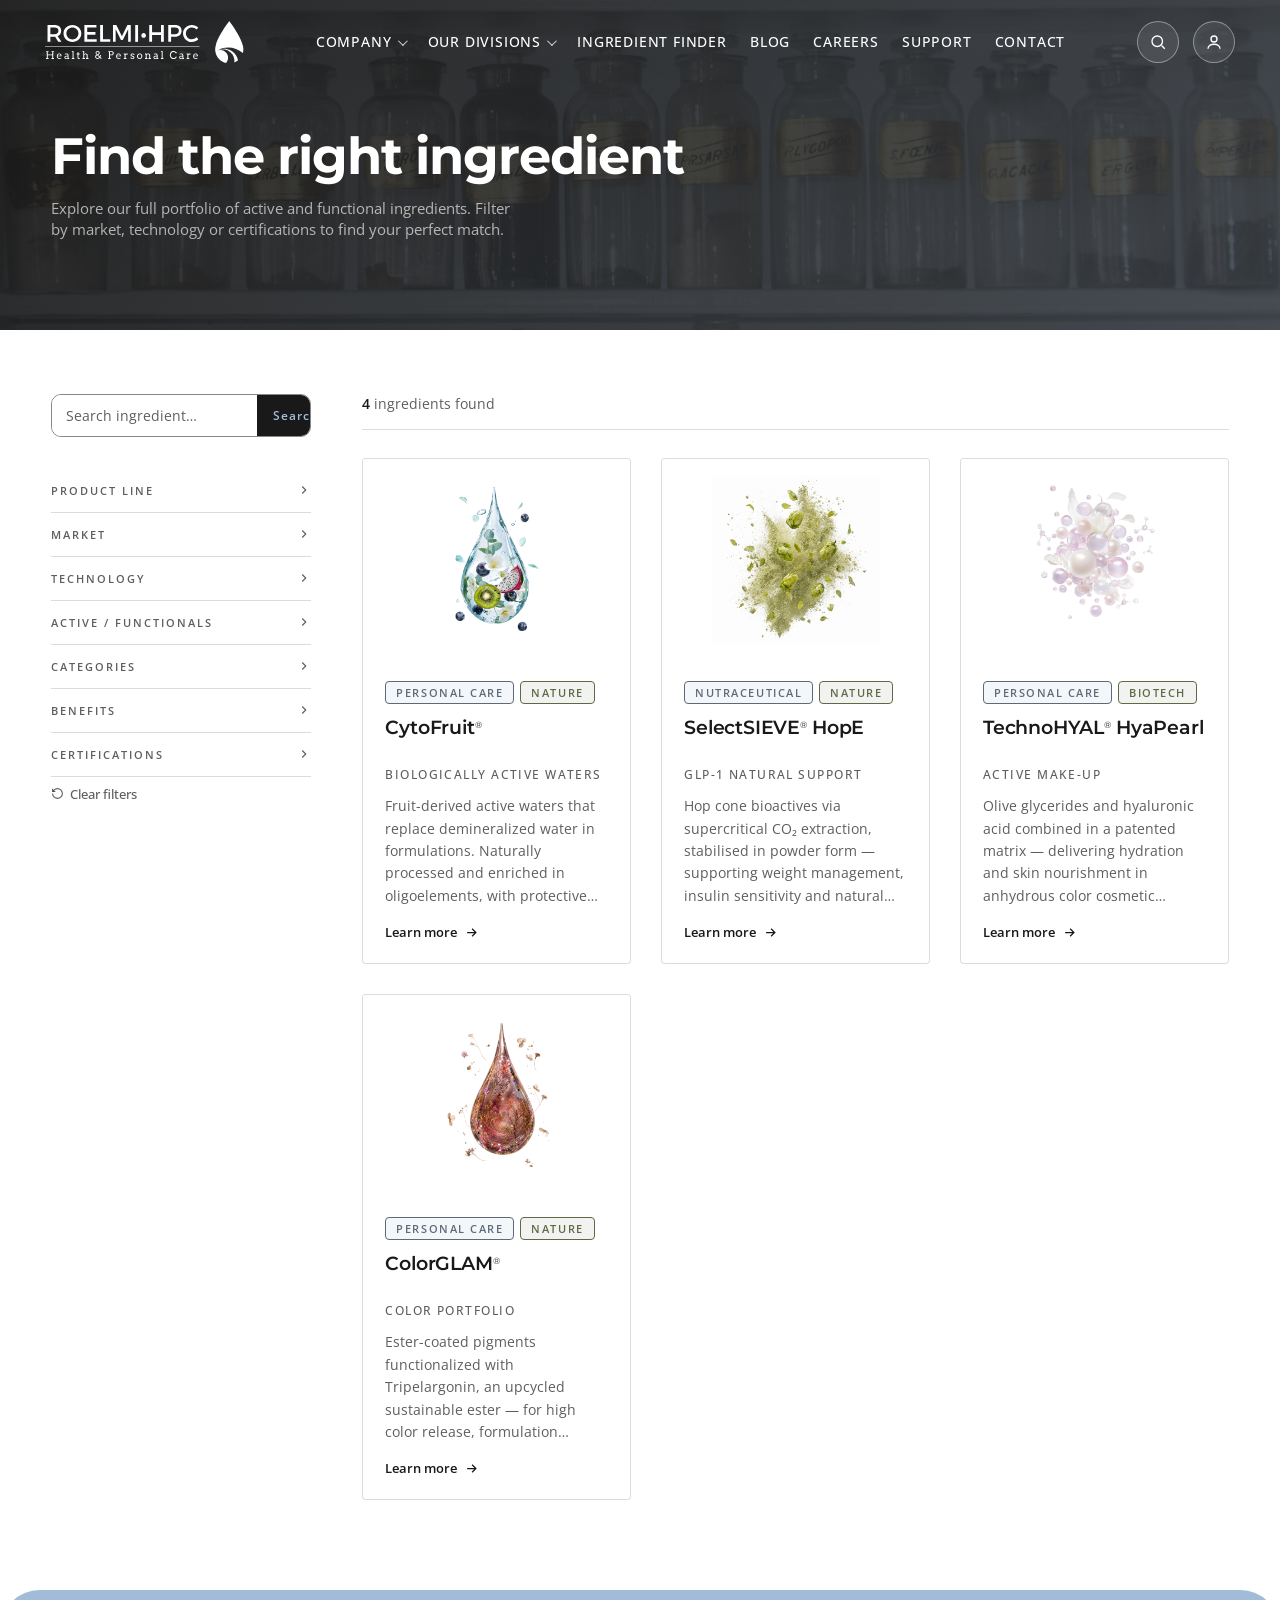
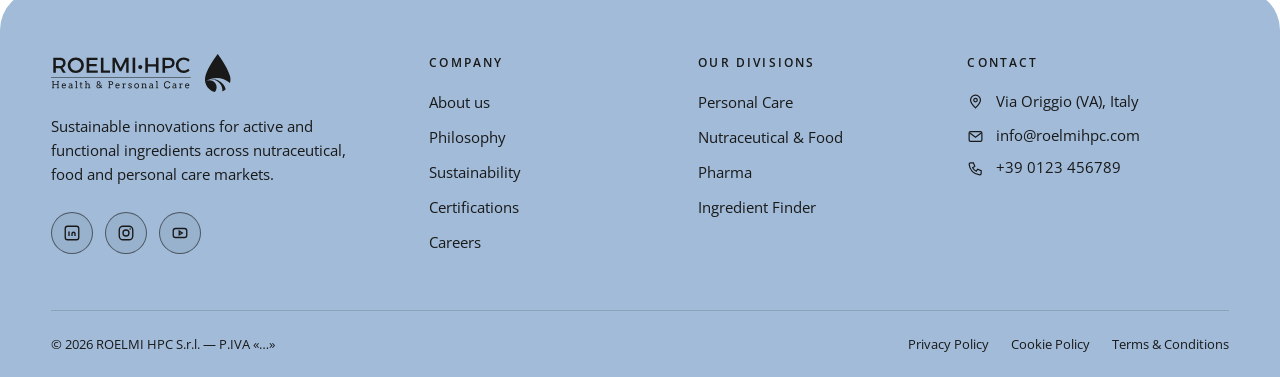
<file: ingredient-finder.html>
<!DOCTYPE html>
<html lang="en">
<head>
  <meta charset="UTF-8">
  <meta name="viewport" content="width=device-width, initial-scale=1.0">
  <title>Ingredient Finder — ROELMI HPC</title>
  <link href="https://fonts.googleapis.com/css2?family=Montserrat:wght@400;500;600;700&family=Open+Sans:wght@300;400;500;600&display=swap" rel="stylesheet">
  <link rel="stylesheet" href="css/reset.css">
  <link rel="stylesheet" href="css/base.css">
  <link rel="stylesheet" href="css/header.css">
  <link rel="stylesheet" href="css/footer.css">
  <link rel="stylesheet" href="css/finder.css">
</head>
<body>
<a class="skip-link" href="#main-content">Skip to main content</a>
<header class="site-header" id="siteHeader">
  <div class="hdr-inner">
    <a href="index.html" class="logo" aria-label="ROELMI HPC home">
      <span class="lg-white"><svg aria-hidden="true" viewBox="0 0 256 54" version="1.1" xmlns:xlink="http://www.w3.org/1999/xlink" xmlns="http://www.w3.org/2000/svg">
  <g id="logo-ROELMI-HPC">
    <path d="M12.0334 17.0172C15.3679 17.0172 17.286 15.5943 17.286 12.6599C17.286 9.81631 15.3679 8.45615 12.0334 8.45615L6.90418 8.45615L6.90418 17.0172L12.0334 17.0172ZM13.0217 20.263C12.7103 20.2932 12.3729 20.2932 12.0334 20.2932L6.90418 20.2932L6.90418 26.813L3.25401 26.813L3.25401 5.18224L12.0334 5.18224C17.5649 5.18224 20.748 7.87013 20.748 12.5648C20.748 16.0268 19.1413 18.4682 16.2675 19.5818L21.1178 26.813L16.9767 26.813L13.0217 20.263Z" id="Fill-1" fill="#FFFFFF" fill-rule="evenodd" stroke="none"></path>
    <path d="M27.5157 15.9972C27.5157 20.2939 31.0729 23.6954 35.3026 23.6954C39.5388 23.6954 43.0008 20.2939 43.0008 15.9972C43.0008 11.7026 39.5388 8.36382 35.3026 8.36382C31.0383 8.36382 27.5157 11.7026 27.5157 15.9972M46.7397 15.9972C46.7397 22.1752 41.7337 26.9671 35.2723 26.9671C28.8132 26.9671 23.8072 22.1752 23.8072 15.9972C23.8072 9.78669 28.8132 5.08558 35.2723 5.08558C41.7337 5.08558 46.7397 9.81696 46.7397 15.9972" id="Fill-3" fill="#FFFFFF" fill-rule="evenodd" stroke="none"></path>
    <path d="M54.2809 8.45615L54.2809 14.2969L64.8487 14.2969L64.8487 17.5751L54.2809 17.5751L54.2809 23.539L66.4553 23.539L66.4553 26.813L50.6351 26.813L50.6351 5.18008L66.0856 5.18008L66.0856 8.45615L54.2809 8.45615Z" id="Fill-5" fill="#FFFFFF" fill-rule="evenodd" stroke="none"></path>
    <path d="M83.9182 23.5064L83.9182 26.8127L70.9069 26.8127L70.9069 5.1777L74.5549 5.1777L74.5549 23.5064L83.9182 23.5064Z" id="Fill-7" fill="#FFFFFF" fill-rule="evenodd" stroke="none"></path>
    <path d="M106.911 26.8134L106.881 10.6493L100.052 24.558L97.6708 24.558L90.8418 10.6493L90.8418 26.8134L87.4122 26.8134L87.4122 5.17835L91.7349 5.17835L98.8774 19.552L105.983 5.17835L110.28 5.17835L110.28 26.8134L106.911 26.8134Z" id="Fill-9" fill="#FFFFFF" fill-rule="evenodd" stroke="none"></path>
    <path d="M115.997 26.8162L119.642 26.8162L119.642 5.18333L115.997 5.18333L115.997 26.8162Z" id="Fill-11" fill="#FFFFFF" fill-rule="evenodd" stroke="none"></path>
    <path d="M129.75 18.5313C129.75 20.2915 128.513 21.6236 126.814 21.6236C125.146 21.6236 123.91 20.2915 123.91 18.5313C123.91 16.7711 125.146 15.5018 126.814 15.5018C128.513 15.5018 129.75 16.7711 129.75 18.5313" id="Fill-13" fill="#FFFFFF" fill-rule="evenodd" stroke="none"></path>
    <path d="M197.061 8.42653L194.929 11.0841C193.352 9.38232 191.097 8.33354 188.902 8.33354C184.575 8.33354 181.174 11.6723 181.174 15.9345C181.174 20.2009 184.575 23.5678 188.902 23.5678C191.064 23.5678 193.292 22.5796 194.929 21.001L197.091 23.4143C194.898 25.5767 191.776 26.9671 188.718 26.9671C182.382 26.9671 177.469 22.1752 177.469 15.9669C177.469 9.81696 182.443 5.08558 188.841 5.08558C191.899 5.08558 194.959 6.35709 197.061 8.42653ZM149.128 26.8134L149.128 17.8523L137.662 17.8523L137.662 26.8134L134.017 26.8134L134.017 5.17835L137.662 5.17835L137.662 14.5762L149.128 14.5762L149.128 5.17835L152.773 5.17835L152.773 26.8134L149.128 26.8134ZM167.083 20.2932C172.522 20.2932 175.642 17.4497 175.642 12.5648C175.642 7.87013 172.522 5.18224 167.083 5.18224L158.462 5.18224L158.462 26.813L162.107 26.813L162.107 20.2932L167.083 20.2932ZM172.154 12.6599C172.154 15.5943 170.266 17.0172 166.928 17.0172L162.107 17.0172L162.107 8.45615L166.928 8.45615C170.266 8.45615 172.154 9.81631 172.154 12.6599Z" id="Combined-Shape" fill="#FFFFFF" fill-rule="evenodd" stroke="none"></path>
    <path d="M167.99 41.4119C167.698 40.9145 167.311 40.5275 166.826 40.242C166.346 39.9587 165.81 39.816 165.217 39.816C164.709 39.816 164.249 39.9241 163.829 40.1361C163.412 40.3501 163.053 40.6377 162.754 40.9967C162.454 41.3557 162.223 41.773 162.058 42.2444C161.894 42.718 161.809 43.2175 161.809 43.7387C161.809 44.3571 161.902 44.9064 162.086 45.3864C162.268 45.86 162.506 46.2579 162.8 46.5758C163.094 46.8893 163.442 47.1531 163.851 47.365C164.253 47.5791 164.709 47.6808 165.217 47.6808C165.905 47.6808 166.504 47.5164 167.012 47.1812C167.525 46.8525 167.959 46.3011 168.323 45.5378L169.473 46.0827C169.307 46.5498 169.025 47.0061 168.628 47.4451C168.232 47.8797 167.743 48.2343 167.164 48.5025C166.582 48.7728 165.935 48.9047 165.23 48.9047C164.554 48.9047 163.933 48.7771 163.364 48.5241C162.798 48.2689 162.296 47.9056 161.851 47.4321C161.409 46.965 161.07 46.4071 160.839 45.7605C160.605 45.1161 160.488 44.4414 160.488 43.7387C160.488 43.0337 160.605 42.3655 160.839 41.7384C161.07 41.1092 161.399 40.5642 161.818 40.1015C162.238 39.6387 162.739 39.2711 163.323 39.0008C163.905 38.7348 164.536 38.5986 165.217 38.5986C165.821 38.5986 166.346 38.6851 166.785 38.8559C167.226 39.0289 167.598 39.2343 167.908 39.4722C168.215 39.7101 168.478 39.9717 168.701 40.2463L169.395 40.2463L169.395 41.4119L167.99 41.4119ZM8.31148 38.7975L11.527 38.7975L11.527 39.9241L10.5885 39.9241L10.5885 47.5834L11.527 47.5834L11.527 48.7101L8.31148 48.7101L8.31148 47.5834L9.30404 47.5834L9.30404 44.0219L3.56929 44.0219L3.56929 47.5834L4.56401 47.5834L4.56401 48.7101L1.34632 48.7101L1.34632 47.5834L2.28914 47.5834L2.28914 39.9241L1.34632 39.9241L1.34632 38.7975L4.56401 38.7975L4.56401 39.9241L3.56929 39.9241L3.56929 42.9234L9.30404 42.9234L9.30404 39.9241L8.31148 39.9241L8.31148 38.7975ZM86.5788 38.9694C86.2026 38.8548 85.7982 38.7986 85.3506 38.7986L81.3436 38.7986L81.3436 39.9274L82.2843 39.9274L82.2843 47.5845L81.3436 47.5845L81.3436 48.709L84.5591 48.709L84.5591 47.5845L83.5666 47.5845L83.5666 44.1182L85.3268 44.1182C85.7895 44.1182 86.2069 44.049 86.5853 43.9084C86.9594 43.77 87.2838 43.5797 87.5541 43.3419C87.8244 43.1018 88.0341 42.8229 88.1812 42.5007C88.3304 42.1785 88.4039 41.8411 88.4039 41.4778C88.4039 41.041 88.3304 40.6561 88.179 40.321C88.0276 39.9836 87.8179 39.7047 87.5454 39.4798C87.273 39.2527 86.9508 39.0862 86.5788 38.9694ZM85.3506 43.0456L83.5666 43.0456L83.5666 39.9274L85.1884 39.9274C85.8371 39.9274 86.3107 40.0615 86.6091 40.3339C86.9032 40.6086 87.0524 40.9891 87.0524 41.4778C87.0524 41.7352 87.007 41.9601 86.9248 42.1568C86.8405 42.3536 86.7215 42.5158 86.5702 42.6477C86.4231 42.7796 86.2415 42.8748 86.0361 42.9461C85.8285 43.011 85.5993 43.0456 85.3506 43.0456Z" id="Combined-Shape" fill="#FFFFFF" fill-rule="evenodd" stroke="none"></path>
    <path d="M18.3148 42.7781C18.0316 42.7781 17.7829 42.8192 17.5731 42.8992C17.3634 42.9814 17.1839 43.0938 17.0325 43.2452C16.8855 43.3966 16.7644 43.5804 16.6779 43.7966C16.5871 44.015 16.5222 44.2637 16.4768 44.5297L19.9907 44.5297C19.9734 44.2767 19.9302 44.0431 19.8675 43.8334C19.8026 43.6171 19.7096 43.4333 19.5755 43.2755C19.4458 43.1176 19.2793 42.9965 19.0717 42.91C18.8706 42.8214 18.6154 42.7781 18.3148 42.7781L18.3148 42.7781ZM16.4119 45.479C16.4119 45.6714 16.4249 45.8444 16.453 46.0044C16.4833 46.1623 16.5222 46.318 16.5763 46.4607C16.7384 46.8954 16.9958 47.2241 17.3504 47.4446C17.705 47.6652 18.1073 47.7776 18.557 47.7776C18.9095 47.7776 19.2512 47.7257 19.5885 47.6263C19.9215 47.529 20.2697 47.3776 20.6351 47.1657L21.1282 47.996C20.6805 48.3031 20.2372 48.5302 19.7853 48.6772C19.3355 48.8242 18.8706 48.8999 18.3862 48.8999C17.9299 48.8999 17.5039 48.8242 17.1169 48.6707C16.7255 48.5172 16.3903 48.2901 16.107 47.9896C15.8259 47.689 15.6053 47.3149 15.4475 46.8673C15.2875 46.4175 15.2096 45.892 15.2096 45.2952C15.2096 44.8108 15.2766 44.3545 15.4107 43.9264C15.5448 43.496 15.7502 43.1198 16.0184 42.7997C16.2843 42.4819 16.6173 42.2267 17.0131 42.0407C17.411 41.8504 17.8737 41.7575 18.3992 41.7575C18.9095 41.7575 19.3355 41.8353 19.6772 41.9888C20.021 42.1445 20.3 42.35 20.5162 42.6051C20.7324 42.8603 20.8946 43.1522 21.0049 43.4787C21.1152 43.8074 21.1952 44.1404 21.2406 44.4778C21.2579 44.6421 21.273 44.8108 21.2795 44.9838C21.2882 45.1525 21.2903 45.3168 21.2903 45.479L16.4119 45.479Z" id="Fill-18" fill="#FFFFFF" fill-rule="evenodd" stroke="none"></path>
    <path d="M27.4217 47.878C27.5839 47.878 27.7439 47.8607 27.9061 47.8196C28.0682 47.7807 28.2218 47.7288 28.3623 47.6596C28.505 47.5925 28.6413 47.5125 28.7624 47.426C28.8835 47.3352 28.9873 47.2422 29.0716 47.1449L29.0759 45.6182L27.666 45.6182C27.4282 45.6182 27.2141 45.642 27.0195 45.6961C26.8248 45.748 26.6583 45.8215 26.5156 45.9253C26.3751 46.0248 26.2648 46.148 26.1848 46.2972C26.1069 46.4443 26.068 46.6151 26.068 46.8076C26.068 46.9871 26.1004 47.1406 26.1653 47.2768C26.2323 47.4066 26.3232 47.519 26.4421 47.6077C26.5632 47.6963 26.7059 47.7634 26.8724 47.8109C27.0368 47.8585 27.2206 47.878 27.4217 47.878L27.4217 47.878ZM29.0716 48.0812C28.8121 48.3213 28.5267 48.518 28.2174 48.6716C27.9061 48.8229 27.5493 48.9008 27.1535 48.9008C26.8227 48.9008 26.5178 48.8446 26.2432 48.7429C25.9664 48.637 25.7242 48.4943 25.5274 48.3148C25.3263 48.131 25.1684 47.9234 25.0581 47.6833C24.9479 47.4433 24.8916 47.1882 24.8916 46.9179C24.8916 46.6303 24.9327 46.3751 25.0192 46.1524C25.1036 45.9318 25.2182 45.7393 25.3587 45.5728C25.4993 45.4106 25.6658 45.2723 25.8561 45.1598C26.0464 45.0495 26.2432 44.9587 26.4529 44.8938C26.6583 44.8246 26.8703 44.7792 27.0865 44.7511C27.2984 44.723 27.506 44.7079 27.7049 44.7079C28.0163 44.7079 28.2802 44.7165 28.4942 44.7381C28.7083 44.7576 28.9029 44.7814 29.0759 44.8181L29.0824 44.2624C29.0824 44.0245 29.05 43.8148 28.9786 43.6396C28.9073 43.4623 28.8099 43.3153 28.6824 43.2006C28.5569 43.086 28.4077 42.9995 28.2304 42.9433C28.0531 42.8849 27.8585 42.859 27.6379 42.859C27.4303 42.859 27.2357 42.8741 27.0497 42.9001C26.8594 42.9303 26.6864 42.9671 26.5243 43.0104C26.3599 43.0579 26.2086 43.1098 26.0702 43.166C25.9339 43.2288 25.8193 43.2871 25.722 43.352L25.322 42.5108C25.482 42.4049 25.6636 42.3097 25.8518 42.2189C26.0442 42.1281 26.2453 42.0546 26.4572 41.9897C26.667 41.927 26.8832 41.8772 27.106 41.8405C27.3265 41.8037 27.5428 41.7864 27.7547 41.7864C28.1482 41.7864 28.5007 41.8297 28.8164 41.927C29.1278 42.02 29.396 42.1627 29.6122 42.3595C29.8306 42.5584 29.9993 42.8071 30.116 43.1098C30.235 43.4147 30.2934 43.7759 30.2934 44.1975L30.2869 47.5839L31.0372 47.5839L31.0372 48.7083L29.0716 48.7083L29.0716 48.0812Z" id="Fill-19" fill="#FFFFFF" fill-rule="evenodd" stroke="none"></path>
    <path d="M34.5012 38.5337L36.7004 38.5337L36.7004 47.5856L37.7167 47.5856L37.7167 48.7079L34.5012 48.7079L34.5012 47.5856L35.483 47.5856L35.483 39.6603L34.5012 39.6603L34.5012 38.5337Z" id="Fill-20" fill="#FFFFFF" fill-rule="evenodd" stroke="none"></path>
    <path d="M43.0136 41.9335L44.6008 41.9335L44.6008 42.9217L43.0006 42.9217L42.9812 46.8335C42.9812 47.0995 43.0136 47.3157 43.0742 47.4801C43.1347 47.6466 43.2342 47.759 43.3682 47.8239C43.5023 47.8866 43.6537 47.9212 43.8245 47.9212C44.0062 47.9212 44.1705 47.9018 44.3089 47.8693C44.4494 47.8347 44.5987 47.7807 44.7652 47.7028L45.0463 48.5202C44.8365 48.6283 44.6181 48.717 44.3889 48.7775C44.1554 48.8402 43.8851 48.8748 43.5693 48.8748C43.2709 48.8748 43.0136 48.8338 42.793 48.7624C42.5746 48.691 42.3887 48.5699 42.2395 48.4034C42.0881 48.2326 41.9756 48.0056 41.9021 47.7179C41.8264 47.4325 41.7918 47.0757 41.7918 46.6497L41.8113 42.9217L40.7301 42.9217L40.7301 41.9335L41.8243 41.9335L41.8243 40.3138L43.0136 39.7516L43.0136 41.9335Z" id="Fill-21" fill="#FFFFFF" fill-rule="evenodd" stroke="none"></path>
    <path d="M48.2687 38.5337L50.4138 38.5337L50.4138 42.6812L50.4549 42.6812C50.5739 42.558 50.7166 42.4455 50.8766 42.3396C51.0345 42.2315 51.2031 42.1385 51.3761 42.0606C51.5491 41.9828 51.7308 41.9179 51.9167 41.8768C52.1027 41.8336 52.3016 41.8119 52.5049 41.8119C52.8682 41.8119 53.1969 41.8617 53.4888 41.9612C53.7786 42.0628 54.0294 42.2163 54.2327 42.4174C54.4381 42.625 54.596 42.8867 54.7084 43.2067C54.8187 43.5289 54.8728 43.9052 54.8728 44.3441L54.8728 47.5856L55.8934 47.5856L55.8934 48.7079L52.6779 48.7079L52.6779 47.5856L53.6056 47.5856L53.6056 44.4933C53.6056 43.9744 53.4737 43.5786 53.212 43.3127C52.9482 43.0424 52.5698 42.9083 52.0767 42.9083C51.7935 42.9083 51.5123 42.9775 51.2247 43.1072C50.9393 43.2435 50.6647 43.4078 50.4138 43.6111L50.4138 47.5856L51.3956 47.5856L51.3956 48.7079L48.1779 48.7079L48.1779 47.5856L49.2007 47.5856L49.2007 39.6603L48.2687 39.6603L48.2687 38.5337Z" id="Fill-22" fill="#FFFFFF" fill-rule="evenodd" stroke="none"></path>
    <path d="M68.7198 42.0012C68.8344 41.8757 68.9296 41.7395 69.0074 41.5773C69.0853 41.4195 69.1242 41.253 69.1242 41.0778C69.1242 40.894 69.0853 40.7167 69.0053 40.5502C68.9252 40.3793 68.815 40.2301 68.6809 40.0961C68.5447 39.9685 68.3868 39.8625 68.2073 39.789C68.0257 39.709 67.8332 39.6722 67.6364 39.6722C67.4159 39.6722 67.2191 39.709 67.0418 39.7825C66.8666 39.8539 66.7131 39.9533 66.5877 40.0766C66.4622 40.2042 66.3628 40.3512 66.2936 40.5199C66.2244 40.6886 66.1876 40.868 66.1876 41.0627C66.1876 41.2486 66.233 41.4411 66.3239 41.6422C66.4147 41.8476 66.5747 42.0595 66.8104 42.2823L67.3921 42.8229C67.6516 42.7126 67.8916 42.5872 68.1187 42.4574C68.3457 42.3277 68.5447 42.1741 68.7198 42.0012L68.7198 42.0012ZM66.6871 44.356C66.5358 44.4144 66.4039 44.4987 66.2849 44.6069C66.1638 44.7128 66.06 44.8361 65.9714 44.9723C65.8849 45.1107 65.82 45.2599 65.7703 45.4178C65.7227 45.5756 65.6989 45.7378 65.6989 45.8978C65.6989 46.1508 65.7465 46.3844 65.846 46.6006C65.9454 46.819 66.0795 47.0028 66.2503 47.1607C66.4233 47.3186 66.6266 47.4418 66.858 47.5305C67.0937 47.6191 67.3424 47.6645 67.6083 47.6645C67.8332 47.6645 68.0473 47.6321 68.2484 47.5759C68.4495 47.5197 68.6355 47.4418 68.8106 47.3402C68.9836 47.2385 69.1458 47.1131 69.2907 46.9747C69.4377 46.832 69.5761 46.6785 69.7016 46.512L67.2148 44.1117L66.6871 44.356ZM72.0175 48.7479L70.4714 47.2558C70.2876 47.4829 70.093 47.6905 69.8767 47.8808C69.6626 48.0667 69.4356 48.2289 69.1934 48.3652C68.9512 48.5057 68.696 48.6117 68.4214 48.6895C68.1489 48.763 67.8613 48.8041 67.5543 48.8041C67.1348 48.8041 66.7369 48.7263 66.3693 48.5771C66.0017 48.43 65.6816 48.2289 65.407 47.9716C65.1345 47.7121 64.9204 47.4094 64.7647 47.0569C64.6069 46.7066 64.529 46.3282 64.529 45.9238C64.529 45.6578 64.5701 45.3983 64.6501 45.1475C64.728 44.8988 64.8404 44.6631 64.981 44.4447C65.1259 44.2284 65.2902 44.0295 65.4783 43.8543C65.6686 43.6835 65.9671 43.4911 66.3649 43.29L65.9325 42.8704C65.8222 42.7667 65.7097 42.6456 65.6038 42.5093C65.4978 42.3753 65.4048 42.2282 65.3227 42.0725C65.2426 41.9168 65.1756 41.7525 65.1259 41.5838C65.0761 41.413 65.0502 41.2421 65.0502 41.0778C65.0502 40.7296 65.1194 40.4074 65.2535 40.1047C65.3897 39.8041 65.5713 39.5403 65.807 39.3197C66.0384 39.0949 66.3152 38.9219 66.6266 38.7943C66.9423 38.6645 67.2775 38.6018 67.6364 38.6018C68.0149 38.6018 68.3652 38.6667 68.6895 38.8029C69.0139 38.937 69.2929 39.1208 69.5307 39.3457C69.7686 39.5706 69.9502 39.8344 70.0865 40.1371C70.2205 40.4356 70.2876 40.7513 70.2876 41.0778C70.2876 41.3395 70.2638 41.5687 70.2119 41.7698C70.1578 41.9666 70.0865 42.1439 69.987 42.3017C69.894 42.4574 69.7794 42.6001 69.6453 42.7299C69.5134 42.8575 69.3707 42.9764 69.2215 43.0845C69.0723 43.197 68.9144 43.2964 68.7587 43.3829C68.6031 43.4716 68.4409 43.5603 68.2744 43.6403L70.2746 45.5043C70.4173 45.1864 70.5276 44.8707 70.6119 44.5636C70.6984 44.2501 70.7655 43.9668 70.813 43.7116L72.0413 43.7116C71.9678 44.1225 71.8553 44.5506 71.7018 44.9896C71.5483 45.4308 71.3536 45.8611 71.1201 46.2827L72.9236 47.9586L72.0175 48.7479Z" id="Fill-23" fill="#FFFFFF" fill-rule="evenodd" stroke="none"></path>
    <path d="M94.5772 42.7781C94.2918 42.7781 94.0452 42.8192 93.8333 42.8992C93.6236 42.9814 93.4419 43.0938 93.2949 43.2452C93.1435 43.3966 93.0267 43.5804 92.9381 43.7966C92.8473 44.015 92.7802 44.2637 92.7391 44.5297L96.2487 44.5297C96.2314 44.2767 96.1925 44.0431 96.1298 43.8334C96.0671 43.6171 95.9676 43.4333 95.8379 43.2755C95.706 43.1176 95.5416 42.9965 95.334 42.91C95.1286 42.8214 94.8778 42.7781 94.5772 42.7781L94.5772 42.7781ZM92.6743 45.479C92.6743 45.6714 92.6872 45.8444 92.7153 46.0044C92.7456 46.1623 92.7845 46.318 92.8343 46.4607C92.9986 46.8954 93.256 47.2241 93.6128 47.4446C93.9674 47.6652 94.3696 47.7776 94.8172 47.7776C95.1719 47.7776 95.5135 47.7257 95.8465 47.6263C96.1817 47.529 96.532 47.3776 96.8996 47.1657L97.3883 47.996C96.9429 48.3031 96.4953 48.5302 96.0498 48.6772C95.5979 48.8242 95.1329 48.8999 94.6486 48.8999C94.1901 48.8999 93.7663 48.8242 93.3749 48.6707C92.9857 48.5172 92.6483 48.2901 92.3694 47.9896C92.0882 47.689 91.8698 47.3149 91.7098 46.8673C91.5498 46.4175 91.4698 45.892 91.4698 45.2952C91.4698 44.8108 91.539 44.3545 91.6731 43.9264C91.8093 43.496 92.0104 43.1198 92.2764 42.7997C92.5467 42.4819 92.8775 42.2267 93.2733 42.0407C93.6711 41.8504 94.1361 41.7575 94.6615 41.7575C95.1719 41.7575 95.5979 41.8353 95.9395 41.9888C96.2833 42.1445 96.5623 42.35 96.7764 42.6051C96.9926 42.8603 97.157 43.1522 97.2673 43.4787C97.3797 43.8074 97.4554 44.1404 97.4986 44.4778C97.5202 44.6421 97.5354 44.8108 97.5419 44.9838C97.5484 45.1525 97.5527 45.3168 97.5527 45.479L92.6743 45.479Z" id="Fill-25" fill="#FFFFFF" fill-rule="evenodd" stroke="none"></path>
    <path d="M106.221 43.3674L104.978 43.3674L104.978 42.95C104.833 42.95 104.688 42.976 104.537 43.0322C104.385 43.0841 104.245 43.1684 104.115 43.2809C103.983 43.3912 103.871 43.5317 103.771 43.7025C103.674 43.8734 103.603 44.0788 103.561 44.3145L103.561 47.5819L104.71 47.5819L104.71 48.7107L101.347 48.7107L101.347 47.5819L102.283 47.5819L102.29 43.056L101.347 43.056L101.347 41.9337L103.512 41.9337L103.512 42.87C103.594 42.7295 103.68 42.6019 103.78 42.4808C103.877 42.3597 103.983 42.2559 104.104 42.1672C104.225 42.0786 104.357 42.0072 104.504 41.9596C104.649 41.9077 104.807 41.8818 104.978 41.8818L105.618 41.8818C105.819 41.8818 106.02 41.8861 106.221 41.8948L106.221 43.3674Z" id="Fill-26" fill="#FFFFFF" fill-rule="evenodd" stroke="none"></path>
    <path d="M113.552 43.285C113.468 43.1574 113.358 43.0514 113.221 42.9714C113.087 42.8914 112.936 42.8309 112.772 42.7941C112.607 42.7595 112.443 42.7379 112.287 42.7379C112.112 42.7379 111.952 42.7595 111.807 42.7984C111.66 42.8374 111.537 42.8936 111.429 42.9693C111.327 43.0428 111.243 43.1315 111.184 43.2396C111.124 43.3477 111.098 43.4645 111.098 43.5985C111.098 43.8234 111.167 44.0029 111.301 44.1348C111.44 44.2689 111.671 44.3943 111.993 44.5024L113.293 44.963C113.853 45.149 114.262 45.4042 114.515 45.7264C114.774 46.0507 114.904 46.4356 114.904 46.8854C114.904 47.186 114.843 47.4628 114.724 47.7115C114.603 47.9645 114.432 48.1785 114.212 48.3515C113.993 48.531 113.73 48.6651 113.418 48.7646C113.109 48.8619 112.765 48.9138 112.382 48.9138C111.857 48.9138 111.429 48.8273 111.098 48.6564C110.765 48.4856 110.51 48.265 110.332 47.9818L109.651 47.9818L109.651 46.8573L111.005 46.8573C111.005 47.0433 111.046 47.2055 111.124 47.3395C111.206 47.4736 111.314 47.5796 111.446 47.6617C111.578 47.7461 111.731 47.8088 111.896 47.8455C112.067 47.8866 112.237 47.9082 112.41 47.9082C112.581 47.9082 112.743 47.8866 112.904 47.8434C113.059 47.8023 113.198 47.7417 113.319 47.6596C113.438 47.5796 113.531 47.4822 113.602 47.3698C113.671 47.2552 113.706 47.1254 113.706 46.9827C113.706 46.7643 113.637 46.5784 113.492 46.427C113.353 46.2756 113.113 46.1372 112.772 46.0161L111.476 45.5317C110.949 45.3458 110.557 45.1057 110.302 44.816C110.047 44.5241 109.922 44.1608 109.922 43.7261C109.922 43.4385 109.976 43.1725 110.082 42.9282C110.185 42.686 110.341 42.4741 110.546 42.2968C110.748 42.1194 110.992 41.981 111.288 41.8837C111.578 41.7843 111.913 41.7324 112.287 41.7324C112.772 41.7324 113.176 41.7994 113.505 41.9335C113.831 42.0697 114.125 42.3011 114.387 42.6276L115.021 42.6276L115.021 43.7542L113.678 43.7542C113.678 43.5704 113.639 43.4147 113.552 43.285" id="Fill-27" fill="#FFFFFF" fill-rule="evenodd" stroke="none"></path>
    <path d="M119.603 45.3207C119.603 45.7099 119.657 46.0602 119.768 46.3759C119.878 46.6873 120.032 46.9555 120.228 47.176C120.419 47.3966 120.646 47.5674 120.901 47.6885C121.156 47.8053 121.426 47.8659 121.714 47.8659C122.014 47.8659 122.293 47.8075 122.555 47.6907C122.812 47.5739 123.042 47.4031 123.23 47.1825C123.422 46.962 123.574 46.6982 123.682 46.3803C123.792 46.071 123.846 45.7164 123.846 45.3207C123.846 44.9142 123.792 44.5509 123.682 44.2308C123.574 43.9129 123.422 43.647 123.234 43.4329C123.044 43.2188 122.819 43.0566 122.557 42.9485C122.298 42.8382 122.014 42.7842 121.714 42.7842C121.426 42.7842 121.156 42.8382 120.901 42.9485C120.646 43.0566 120.419 43.2188 120.228 43.4329C120.032 43.647 119.878 43.9129 119.768 44.2308C119.657 44.5509 119.603 44.9142 119.603 45.3207M118.315 45.3207C118.317 44.7866 118.405 44.2979 118.572 43.8546C118.741 43.4178 118.974 43.0393 119.277 42.7236C119.575 42.4057 119.934 42.1614 120.347 41.9949C120.762 41.8241 121.219 41.7397 121.714 41.7397C122.216 41.7397 122.674 41.8241 123.093 41.9949C123.507 42.1614 123.865 42.4057 124.162 42.715C124.456 43.0264 124.687 43.4026 124.856 43.8438C125.018 44.2849 125.1 44.7714 125.1 45.3099C125.1 45.8353 125.018 46.3219 124.856 46.763C124.687 47.2085 124.456 47.5869 124.162 47.9026C123.865 48.2227 123.507 48.4713 123.093 48.6465C122.674 48.826 122.216 48.9125 121.714 48.9125C121.204 48.9125 120.741 48.826 120.326 48.6487C119.915 48.4757 119.558 48.2313 119.264 47.9156C118.968 47.5977 118.736 47.2193 118.57 46.7825C118.405 46.3414 118.317 45.8526 118.315 45.3207" id="Fill-28" fill="#FFFFFF" fill-rule="evenodd" stroke="none"></path>
    <path d="M133.018 47.5845L133.974 47.5845L133.974 44.4901C133.974 43.9711 133.842 43.5797 133.576 43.3094C133.312 43.0434 132.934 42.9094 132.445 42.9094C132.16 42.9094 131.874 42.9764 131.587 43.1126C131.299 43.2467 131.024 43.4154 130.769 43.6143L130.769 47.5845L131.723 47.5845L131.723 48.7111L128.559 48.7111L128.559 47.5845L129.502 47.5845L129.502 43.0586L128.559 43.0586L128.559 41.9363L130.715 41.9363L130.715 42.7321L130.73 42.7321C130.875 42.6045 131.029 42.4855 131.189 42.3753C131.355 42.2585 131.526 42.1612 131.706 42.079C131.883 41.9947 132.071 41.9298 132.263 41.8844C132.458 41.8346 132.661 41.813 132.875 41.813C133.239 41.813 133.565 41.8606 133.857 41.9579C134.147 42.0617 134.393 42.2152 134.601 42.4185C134.806 42.6239 134.964 42.8877 135.077 43.2056C135.187 43.5278 135.241 43.9062 135.241 44.3409L135.241 47.5845L136.184 47.5845L136.184 48.7111L133.018 48.7111L133.018 47.5845Z" id="Fill-29" fill="#FFFFFF" fill-rule="evenodd" stroke="none"></path>
    <path d="M141.969 47.878C142.131 47.878 142.291 47.8607 142.453 47.8196C142.615 47.7807 142.769 47.7288 142.909 47.6596C143.052 47.5925 143.188 47.5125 143.31 47.426C143.431 47.3352 143.534 47.2422 143.619 47.1449L143.623 45.6182L142.213 45.6182C141.975 45.6182 141.761 45.642 141.567 45.6961C141.372 45.748 141.205 45.8215 141.063 45.9253C140.922 46.0248 140.81 46.148 140.732 46.2972C140.654 46.4443 140.615 46.6151 140.615 46.8076C140.615 46.9871 140.648 47.1406 140.712 47.2768C140.779 47.4066 140.87 47.519 140.989 47.6077C141.11 47.6963 141.253 47.7634 141.42 47.8109C141.584 47.8585 141.768 47.878 141.969 47.878L141.969 47.878ZM143.619 48.0812C143.359 48.3213 143.074 48.518 142.765 48.6716C142.453 48.8229 142.096 48.9008 141.701 48.9008C141.37 48.9008 141.065 48.8446 140.79 48.7429C140.514 48.637 140.271 48.4943 140.075 48.3148C139.873 48.131 139.716 47.9234 139.605 47.6833C139.495 47.4433 139.439 47.1882 139.439 46.9179C139.439 46.6303 139.48 46.3751 139.566 46.1524C139.651 45.9318 139.765 45.7393 139.906 45.5728C140.046 45.4106 140.213 45.2723 140.405 45.1598C140.594 45.0495 140.79 44.9587 141 44.8938C141.205 44.8246 141.417 44.7792 141.634 44.7511C141.846 44.723 142.053 44.7079 142.252 44.7079C142.563 44.7079 142.827 44.7165 143.041 44.7381C143.255 44.7576 143.45 44.7814 143.623 44.8181L143.63 44.2624C143.63 44.0245 143.597 43.8148 143.526 43.6396C143.454 43.4623 143.357 43.3153 143.23 43.2006C143.104 43.086 142.955 42.9995 142.778 42.9433C142.6 42.8849 142.406 42.859 142.185 42.859C141.977 42.859 141.783 42.8741 141.597 42.9001C141.407 42.9303 141.234 42.9671 141.071 43.0104C140.907 43.0579 140.756 43.1098 140.617 43.166C140.481 43.2288 140.366 43.2871 140.269 43.352L139.869 42.5108C140.029 42.4049 140.211 42.3097 140.399 42.2189C140.591 42.1281 140.792 42.0546 141.004 41.9897C141.214 41.927 141.43 41.8772 141.651 41.8405C141.874 41.8037 142.09 41.7864 142.302 41.7864C142.695 41.7864 143.048 41.8297 143.364 41.927C143.675 42.02 143.943 42.1627 144.159 42.3595C144.378 42.5584 144.546 42.8071 144.663 43.1098C144.78 43.4147 144.841 43.7759 144.841 44.1975L144.834 47.5839L145.584 47.5839L145.584 48.7083L143.619 48.7083L143.619 48.0812Z" id="Fill-30" fill="#FFFFFF" fill-rule="evenodd" stroke="none"></path>
    <path d="M149.048 38.5337L151.248 38.5337L151.248 47.5856L152.264 47.5856L152.264 48.7079L149.048 48.7079L149.048 47.5856L150.03 47.5856L150.03 39.6603L149.048 39.6603L149.048 38.5337Z" id="Fill-31" fill="#FFFFFF" fill-rule="evenodd" stroke="none"></path>
    <path d="M175.016 47.878C175.179 47.878 175.337 47.8607 175.499 47.8196C175.661 47.7807 175.814 47.7288 175.957 47.6596C176.102 47.5925 176.234 47.5125 176.355 47.426C176.478 47.3352 176.58 47.2422 176.664 47.1449L176.671 45.6182L175.259 45.6182C175.021 45.6182 174.809 45.642 174.612 45.6961C174.422 45.748 174.253 45.8215 174.113 45.9253C173.968 46.0248 173.86 46.148 173.78 46.2972C173.704 46.4443 173.663 46.6151 173.663 46.8076C173.663 46.9871 173.695 47.1406 173.76 47.2768C173.827 47.4066 173.92 47.519 174.039 47.6077C174.158 47.6963 174.301 47.7634 174.467 47.8109C174.634 47.8585 174.815 47.878 175.016 47.878L175.016 47.878ZM176.664 48.0812C176.407 48.3213 176.124 48.518 175.812 48.6716C175.499 48.8229 175.146 48.9008 174.748 48.9008C174.415 48.9008 174.113 48.8446 173.836 48.7429C173.559 48.637 173.321 48.4943 173.122 48.3148C172.919 48.131 172.763 47.9234 172.653 47.6833C172.541 47.4433 172.484 47.1882 172.484 46.9179C172.484 46.6303 172.528 46.3751 172.614 46.1524C172.698 45.9318 172.811 45.7393 172.954 45.5728C173.094 45.4106 173.263 45.2723 173.451 45.1598C173.641 45.0495 173.84 44.9587 174.046 44.8938C174.253 44.8246 174.463 44.7792 174.679 44.7511C174.895 44.723 175.101 44.7079 175.298 44.7079C175.611 44.7079 175.875 44.7165 176.089 44.7381C176.301 44.7576 176.498 44.7814 176.671 44.8181L176.677 44.2624C176.677 44.0245 176.643 43.8148 176.576 43.6396C176.502 43.4623 176.405 43.3153 176.277 43.2006C176.152 43.086 176 42.9995 175.825 42.9433C175.648 42.8849 175.451 42.859 175.233 42.859C175.027 42.859 174.831 42.8741 174.645 42.9001C174.454 42.9303 174.281 42.9671 174.117 43.0104C173.953 43.0579 173.801 43.1098 173.665 43.166C173.531 43.2288 173.412 43.2871 173.317 43.352L172.917 42.5108C173.079 42.4049 173.256 42.3097 173.449 42.2189C173.641 42.1281 173.84 42.0546 174.052 41.9897C174.266 41.927 174.478 41.8772 174.701 41.8405C174.921 41.8037 175.135 41.7864 175.349 41.7864C175.743 41.7864 176.096 41.8297 176.409 41.927C176.723 42.02 176.989 42.1627 177.205 42.3595C177.425 42.5584 177.592 42.8071 177.711 43.1098C177.83 43.4147 177.888 43.7759 177.888 44.1975L177.882 47.5839L178.632 47.5839L178.632 48.7083L176.664 48.7083L176.664 48.0812Z" id="Fill-33" fill="#FFFFFF" fill-rule="evenodd" stroke="none"></path>
    <path d="M187.021 43.3674L185.777 43.3674L185.777 42.95C185.632 42.95 185.488 42.976 185.336 43.0322C185.185 43.0841 185.044 43.1684 184.915 43.2809C184.783 43.3912 184.67 43.5317 184.573 43.7025C184.473 43.8734 184.402 44.0788 184.361 44.3145L184.361 47.5819L185.509 47.5819L185.509 48.7107L182.147 48.7107L182.147 47.5819L183.083 47.5819L183.089 43.056L182.147 43.056L182.147 41.9337L184.313 41.9337L184.313 42.87C184.393 42.7295 184.48 42.6019 184.579 42.4808C184.677 42.3597 184.783 42.2559 184.904 42.1672C185.025 42.0786 185.157 42.0072 185.304 41.9596C185.451 41.9077 185.607 41.8818 185.777 41.8818L186.417 41.8818C186.619 41.8818 186.82 41.8861 187.021 41.8948L187.021 43.3674Z" id="Fill-34" fill="#FFFFFF" fill-rule="evenodd" stroke="none"></path>
    <path d="M193.624 42.7781C193.339 42.7781 193.092 42.8192 192.878 42.8992C192.668 42.9814 192.489 43.0938 192.342 43.2452C192.19 43.3966 192.074 43.5804 191.985 43.7966C191.894 44.015 191.827 44.2637 191.786 44.5297L195.296 44.5297C195.278 44.2767 195.239 44.0431 195.177 43.8334C195.112 43.6171 195.015 43.4333 194.885 43.2755C194.753 43.1176 194.586 42.9965 194.381 42.91C194.176 42.8214 193.925 42.7781 193.624 42.7781L193.624 42.7781ZM191.719 45.479C191.719 45.6714 191.734 45.8444 191.762 46.0044C191.793 46.1623 191.831 46.318 191.881 46.4607C192.043 46.8954 192.303 47.2241 192.66 47.4446C193.014 47.6652 193.417 47.7776 193.866 47.7776C194.219 47.7776 194.56 47.7257 194.893 47.6263C195.226 47.529 195.579 47.3776 195.944 47.1657L196.435 47.996C195.99 48.3031 195.542 48.5302 195.095 48.6772C194.645 48.8242 194.18 48.8999 193.695 48.8999C193.237 48.8999 192.813 48.8242 192.422 48.6707C192.033 48.5172 191.695 48.2901 191.416 47.9896C191.135 47.689 190.915 47.3149 190.755 46.8673C190.597 46.4175 190.517 45.892 190.517 45.2952C190.517 44.8108 190.584 44.3545 190.72 43.9264C190.854 43.496 191.057 43.1198 191.323 42.7997C191.594 42.4819 191.924 42.2267 192.32 42.0407C192.72 41.8504 193.181 41.7575 193.708 41.7575C194.219 41.7575 194.645 41.8353 194.986 41.9888C195.33 42.1445 195.607 42.35 195.821 42.6051C196.037 42.8603 196.204 43.1522 196.314 43.4787C196.424 43.8074 196.5 44.1404 196.546 44.4778C196.567 44.6421 196.582 44.8108 196.589 44.9838C196.593 45.1525 196.6 45.3168 196.6 45.479L191.719 45.479Z" id="Fill-35" fill="#FFFFFF" fill-rule="evenodd" stroke="none"></path>
    <path d="M198.208 33.4845L0.41086 33.4845C0.185968 33.4845 0 33.3028 0 33.0758C0 32.8465 0.185968 32.6627 0.41086 32.6627L198.208 32.6627C198.435 32.6627 198.618 32.8465 198.618 33.0758C198.618 33.3028 198.435 33.4845 198.208 33.4845" id="Fill-36" fill="#FFFFFF" fill-rule="evenodd" stroke="none"></path>
    <path d="M219.592 39.0469L219.592 39.0469C219.413 39.1744 219.246 39.3085 219.08 39.4447C220.325 46.6456 225.814 52.3868 232.882 54C235.897 50.6007 236.325 45.4714 233.62 41.5769C230.452 37.0142 224.192 35.8746 219.625 39.0252C226.547 34.242 236.04 35.9632 240.844 42.8765C243.029 46.025 243.863 49.7033 243.478 53.2345C245.208 52.5598 246.808 51.6321 248.236 50.4947C247.749 48.1096 246.783 45.785 245.308 43.6636C239.666 35.5437 228.681 33.3381 220.377 38.5041C231.189 31.5173 245.148 32.9142 254.362 41.2806C254.809 39.7086 255.052 38.05 255.052 36.3373C255.052 34.3717 254.729 32.4861 254.148 30.7129C250.818 18.3914 236.928 0 236.928 0C236.928 0 223.039 18.3914 219.709 30.7129C219.134 32.4861 218.809 34.3717 218.809 36.3373C218.809 37.3883 218.905 38.4219 219.075 39.4253C219.246 39.2955 219.415 39.1701 219.592 39.0469" id="Fill-37" fill="#FFFFFF" fill-rule="evenodd" stroke="none"></path>
  </g>
</svg></span>
      <span class="lg-color"><svg aria-hidden="true" viewBox="0 0 256 54" version="1.1" xmlns:xlink="http://www.w3.org/1999/xlink" xmlns="http://www.w3.org/2000/svg">
  <g id="logo-ROELMI-HPC">
    <path d="M12.0334 17.0172C15.3679 17.0172 17.286 15.5943 17.286 12.6599C17.286 9.81631 15.3679 8.45615 12.0334 8.45615L6.90418 8.45615L6.90418 17.0172L12.0334 17.0172ZM13.0217 20.263C12.7103 20.2932 12.3729 20.2932 12.0334 20.2932L6.90418 20.2932L6.90418 26.813L3.25401 26.813L3.25401 5.18224L12.0334 5.18224C17.5649 5.18224 20.748 7.87013 20.748 12.5648C20.748 16.0268 19.1413 18.4682 16.2675 19.5818L21.1178 26.813L16.9767 26.813L13.0217 20.263Z" id="Fill-1" fill="#565755" fill-rule="evenodd" stroke="none"></path>
    <path d="M27.5157 15.9972C27.5157 20.2939 31.0729 23.6954 35.3026 23.6954C39.5388 23.6954 43.0008 20.2939 43.0008 15.9972C43.0008 11.7026 39.5388 8.36382 35.3026 8.36382C31.0383 8.36382 27.5157 11.7026 27.5157 15.9972M46.7397 15.9972C46.7397 22.1752 41.7337 26.9671 35.2723 26.9671C28.8132 26.9671 23.8072 22.1752 23.8072 15.9972C23.8072 9.78669 28.8132 5.08558 35.2723 5.08558C41.7337 5.08558 46.7397 9.81696 46.7397 15.9972" id="Fill-3" fill="#565755" fill-rule="evenodd" stroke="none"></path>
    <path d="M54.2809 8.45615L54.2809 14.2969L64.8487 14.2969L64.8487 17.5751L54.2809 17.5751L54.2809 23.539L66.4553 23.539L66.4553 26.813L50.6351 26.813L50.6351 5.18008L66.0856 5.18008L66.0856 8.45615L54.2809 8.45615Z" id="Fill-5" fill="#565755" fill-rule="evenodd" stroke="none"></path>
    <path d="M83.9182 23.5064L83.9182 26.8127L70.9069 26.8127L70.9069 5.1777L74.5549 5.1777L74.5549 23.5064L83.9182 23.5064Z" id="Fill-7" fill="#565755" fill-rule="evenodd" stroke="none"></path>
    <path d="M106.911 26.8134L106.881 10.6493L100.052 24.558L97.6708 24.558L90.8418 10.6493L90.8418 26.8134L87.4122 26.8134L87.4122 5.17835L91.7349 5.17835L98.8774 19.552L105.983 5.17835L110.28 5.17835L110.28 26.8134L106.911 26.8134Z" id="Fill-9" fill="#565755" fill-rule="evenodd" stroke="none"></path>
    <path d="M115.997 26.8162L119.642 26.8162L119.642 5.18333L115.997 5.18333L115.997 26.8162Z" id="Fill-11" fill="#565755" fill-rule="evenodd" stroke="none"></path>
    <path d="M129.75 18.5313C129.75 20.2915 128.513 21.6236 126.814 21.6236C125.146 21.6236 123.91 20.2915 123.91 18.5313C123.91 16.7711 125.146 15.5018 126.814 15.5018C128.513 15.5018 129.75 16.7711 129.75 18.5313" id="Fill-13" fill="#565755" fill-rule="evenodd" stroke="none"></path>
    <path d="M197.061 8.42653L194.929 11.0841C193.352 9.38232 191.097 8.33354 188.902 8.33354C184.575 8.33354 181.174 11.6723 181.174 15.9345C181.174 20.2009 184.575 23.5678 188.902 23.5678C191.064 23.5678 193.292 22.5796 194.929 21.001L197.091 23.4143C194.898 25.5767 191.776 26.9671 188.718 26.9671C182.382 26.9671 177.469 22.1752 177.469 15.9669C177.469 9.81696 182.443 5.08558 188.841 5.08558C191.899 5.08558 194.959 6.35709 197.061 8.42653ZM149.128 26.8134L149.128 17.8523L137.662 17.8523L137.662 26.8134L134.017 26.8134L134.017 5.17835L137.662 5.17835L137.662 14.5762L149.128 14.5762L149.128 5.17835L152.773 5.17835L152.773 26.8134L149.128 26.8134ZM167.083 20.2932C172.522 20.2932 175.642 17.4497 175.642 12.5648C175.642 7.87013 172.522 5.18224 167.083 5.18224L158.462 5.18224L158.462 26.813L162.107 26.813L162.107 20.2932L167.083 20.2932ZM172.154 12.6599C172.154 15.5943 170.266 17.0172 166.928 17.0172L162.107 17.0172L162.107 8.45615L166.928 8.45615C170.266 8.45615 172.154 9.81631 172.154 12.6599Z" id="Combined-Shape" fill="#009CC4" fill-rule="evenodd" stroke="none"></path>
    <path d="M167.99 41.4119C167.698 40.9145 167.311 40.5275 166.826 40.242C166.346 39.9587 165.81 39.816 165.217 39.816C164.709 39.816 164.249 39.9241 163.829 40.1361C163.412 40.3501 163.053 40.6377 162.754 40.9967C162.454 41.3557 162.223 41.773 162.058 42.2444C161.894 42.718 161.809 43.2175 161.809 43.7387C161.809 44.3571 161.902 44.9064 162.086 45.3864C162.268 45.86 162.506 46.2579 162.8 46.5758C163.094 46.8893 163.442 47.1531 163.851 47.365C164.253 47.5791 164.709 47.6808 165.217 47.6808C165.905 47.6808 166.504 47.5164 167.012 47.1812C167.525 46.8525 167.959 46.3011 168.323 45.5378L169.473 46.0827C169.307 46.5498 169.025 47.0061 168.628 47.4451C168.232 47.8797 167.743 48.2343 167.164 48.5025C166.582 48.7728 165.935 48.9047 165.23 48.9047C164.554 48.9047 163.933 48.7771 163.364 48.5241C162.798 48.2689 162.296 47.9056 161.851 47.4321C161.409 46.965 161.07 46.4071 160.839 45.7605C160.605 45.1161 160.488 44.4414 160.488 43.7387C160.488 43.0337 160.605 42.3655 160.839 41.7384C161.07 41.1092 161.399 40.5642 161.818 40.1015C162.238 39.6387 162.739 39.2711 163.323 39.0008C163.905 38.7348 164.536 38.5986 165.217 38.5986C165.821 38.5986 166.346 38.6851 166.785 38.8559C167.226 39.0289 167.598 39.2343 167.908 39.4722C168.215 39.7101 168.478 39.9717 168.701 40.2463L169.395 40.2463L169.395 41.4119L167.99 41.4119ZM8.31148 38.7975L11.527 38.7975L11.527 39.9241L10.5885 39.9241L10.5885 47.5834L11.527 47.5834L11.527 48.7101L8.31148 48.7101L8.31148 47.5834L9.30404 47.5834L9.30404 44.0219L3.56929 44.0219L3.56929 47.5834L4.56401 47.5834L4.56401 48.7101L1.34632 48.7101L1.34632 47.5834L2.28914 47.5834L2.28914 39.9241L1.34632 39.9241L1.34632 38.7975L4.56401 38.7975L4.56401 39.9241L3.56929 39.9241L3.56929 42.9234L9.30404 42.9234L9.30404 39.9241L8.31148 39.9241L8.31148 38.7975ZM86.5788 38.9694C86.2026 38.8548 85.7982 38.7986 85.3506 38.7986L81.3436 38.7986L81.3436 39.9274L82.2843 39.9274L82.2843 47.5845L81.3436 47.5845L81.3436 48.709L84.5591 48.709L84.5591 47.5845L83.5666 47.5845L83.5666 44.1182L85.3268 44.1182C85.7895 44.1182 86.2069 44.049 86.5853 43.9084C86.9594 43.77 87.2838 43.5797 87.5541 43.3419C87.8244 43.1018 88.0341 42.8229 88.1812 42.5007C88.3304 42.1785 88.4039 41.8411 88.4039 41.4778C88.4039 41.041 88.3304 40.6561 88.179 40.321C88.0276 39.9836 87.8179 39.7047 87.5454 39.4798C87.273 39.2527 86.9508 39.0862 86.5788 38.9694ZM85.3506 43.0456L83.5666 43.0456L83.5666 39.9274L85.1884 39.9274C85.8371 39.9274 86.3107 40.0615 86.6091 40.3339C86.9032 40.6086 87.0524 40.9891 87.0524 41.4778C87.0524 41.7352 87.007 41.9601 86.9248 42.1568C86.8405 42.3536 86.7215 42.5158 86.5702 42.6477C86.4231 42.7796 86.2415 42.8748 86.0361 42.9461C85.8285 43.011 85.5993 43.0456 85.3506 43.0456Z" id="Combined-Shape" fill="#009CC4" fill-rule="evenodd" stroke="none"></path>
    <path d="M18.3148 42.7781C18.0316 42.7781 17.7829 42.8192 17.5731 42.8992C17.3634 42.9814 17.1839 43.0938 17.0325 43.2452C16.8855 43.3966 16.7644 43.5804 16.6779 43.7966C16.5871 44.015 16.5222 44.2637 16.4768 44.5297L19.9907 44.5297C19.9734 44.2767 19.9302 44.0431 19.8675 43.8334C19.8026 43.6171 19.7096 43.4333 19.5755 43.2755C19.4458 43.1176 19.2793 42.9965 19.0717 42.91C18.8706 42.8214 18.6154 42.7781 18.3148 42.7781L18.3148 42.7781ZM16.4119 45.479C16.4119 45.6714 16.4249 45.8444 16.453 46.0044C16.4833 46.1623 16.5222 46.318 16.5763 46.4607C16.7384 46.8954 16.9958 47.2241 17.3504 47.4446C17.705 47.6652 18.1073 47.7776 18.557 47.7776C18.9095 47.7776 19.2512 47.7257 19.5885 47.6263C19.9215 47.529 20.2697 47.3776 20.6351 47.1657L21.1282 47.996C20.6805 48.3031 20.2372 48.5302 19.7853 48.6772C19.3355 48.8242 18.8706 48.8999 18.3862 48.8999C17.9299 48.8999 17.5039 48.8242 17.1169 48.6707C16.7255 48.5172 16.3903 48.2901 16.107 47.9896C15.8259 47.689 15.6053 47.3149 15.4475 46.8673C15.2875 46.4175 15.2096 45.892 15.2096 45.2952C15.2096 44.8108 15.2766 44.3545 15.4107 43.9264C15.5448 43.496 15.7502 43.1198 16.0184 42.7997C16.2843 42.4819 16.6173 42.2267 17.0131 42.0407C17.411 41.8504 17.8737 41.7575 18.3992 41.7575C18.9095 41.7575 19.3355 41.8353 19.6772 41.9888C20.021 42.1445 20.3 42.35 20.5162 42.6051C20.7324 42.8603 20.8946 43.1522 21.0049 43.4787C21.1152 43.8074 21.1952 44.1404 21.2406 44.4778C21.2579 44.6421 21.273 44.8108 21.2795 44.9838C21.2882 45.1525 21.2903 45.3168 21.2903 45.479L16.4119 45.479Z" id="Fill-18" fill="#565755" fill-rule="evenodd" stroke="none"></path>
    <path d="M27.4217 47.878C27.5839 47.878 27.7439 47.8607 27.9061 47.8196C28.0682 47.7807 28.2218 47.7288 28.3623 47.6596C28.505 47.5925 28.6413 47.5125 28.7624 47.426C28.8835 47.3352 28.9873 47.2422 29.0716 47.1449L29.0759 45.6182L27.666 45.6182C27.4282 45.6182 27.2141 45.642 27.0195 45.6961C26.8248 45.748 26.6583 45.8215 26.5156 45.9253C26.3751 46.0248 26.2648 46.148 26.1848 46.2972C26.1069 46.4443 26.068 46.6151 26.068 46.8076C26.068 46.9871 26.1004 47.1406 26.1653 47.2768C26.2323 47.4066 26.3232 47.519 26.4421 47.6077C26.5632 47.6963 26.7059 47.7634 26.8724 47.8109C27.0368 47.8585 27.2206 47.878 27.4217 47.878L27.4217 47.878ZM29.0716 48.0812C28.8121 48.3213 28.5267 48.518 28.2174 48.6716C27.9061 48.8229 27.5493 48.9008 27.1535 48.9008C26.8227 48.9008 26.5178 48.8446 26.2432 48.7429C25.9664 48.637 25.7242 48.4943 25.5274 48.3148C25.3263 48.131 25.1684 47.9234 25.0581 47.6833C24.9479 47.4433 24.8916 47.1882 24.8916 46.9179C24.8916 46.6303 24.9327 46.3751 25.0192 46.1524C25.1036 45.9318 25.2182 45.7393 25.3587 45.5728C25.4993 45.4106 25.6658 45.2723 25.8561 45.1598C26.0464 45.0495 26.2432 44.9587 26.4529 44.8938C26.6583 44.8246 26.8703 44.7792 27.0865 44.7511C27.2984 44.723 27.506 44.7079 27.7049 44.7079C28.0163 44.7079 28.2802 44.7165 28.4942 44.7381C28.7083 44.7576 28.9029 44.7814 29.0759 44.8181L29.0824 44.2624C29.0824 44.0245 29.05 43.8148 28.9786 43.6396C28.9073 43.4623 28.8099 43.3153 28.6824 43.2006C28.5569 43.086 28.4077 42.9995 28.2304 42.9433C28.0531 42.8849 27.8585 42.859 27.6379 42.859C27.4303 42.859 27.2357 42.8741 27.0497 42.9001C26.8594 42.9303 26.6864 42.9671 26.5243 43.0104C26.3599 43.0579 26.2086 43.1098 26.0702 43.166C25.9339 43.2288 25.8193 43.2871 25.722 43.352L25.322 42.5108C25.482 42.4049 25.6636 42.3097 25.8518 42.2189C26.0442 42.1281 26.2453 42.0546 26.4572 41.9897C26.667 41.927 26.8832 41.8772 27.106 41.8405C27.3265 41.8037 27.5428 41.7864 27.7547 41.7864C28.1482 41.7864 28.5007 41.8297 28.8164 41.927C29.1278 42.02 29.396 42.1627 29.6122 42.3595C29.8306 42.5584 29.9993 42.8071 30.116 43.1098C30.235 43.4147 30.2934 43.7759 30.2934 44.1975L30.2869 47.5839L31.0372 47.5839L31.0372 48.7083L29.0716 48.7083L29.0716 48.0812Z" id="Fill-19" fill="#565755" fill-rule="evenodd" stroke="none"></path>
    <path d="M34.5012 38.5337L36.7004 38.5337L36.7004 47.5856L37.7167 47.5856L37.7167 48.7079L34.5012 48.7079L34.5012 47.5856L35.483 47.5856L35.483 39.6603L34.5012 39.6603L34.5012 38.5337Z" id="Fill-20" fill="#565755" fill-rule="evenodd" stroke="none"></path>
    <path d="M43.0136 41.9335L44.6008 41.9335L44.6008 42.9217L43.0006 42.9217L42.9812 46.8335C42.9812 47.0995 43.0136 47.3157 43.0742 47.4801C43.1347 47.6466 43.2342 47.759 43.3682 47.8239C43.5023 47.8866 43.6537 47.9212 43.8245 47.9212C44.0062 47.9212 44.1705 47.9018 44.3089 47.8693C44.4494 47.8347 44.5987 47.7807 44.7652 47.7028L45.0463 48.5202C44.8365 48.6283 44.6181 48.717 44.3889 48.7775C44.1554 48.8402 43.8851 48.8748 43.5693 48.8748C43.2709 48.8748 43.0136 48.8338 42.793 48.7624C42.5746 48.691 42.3887 48.5699 42.2395 48.4034C42.0881 48.2326 41.9756 48.0056 41.9021 47.7179C41.8264 47.4325 41.7918 47.0757 41.7918 46.6497L41.8113 42.9217L40.7301 42.9217L40.7301 41.9335L41.8243 41.9335L41.8243 40.3138L43.0136 39.7516L43.0136 41.9335Z" id="Fill-21" fill="#565755" fill-rule="evenodd" stroke="none"></path>
    <path d="M48.2687 38.5337L50.4138 38.5337L50.4138 42.6812L50.4549 42.6812C50.5739 42.558 50.7166 42.4455 50.8766 42.3396C51.0345 42.2315 51.2031 42.1385 51.3761 42.0606C51.5491 41.9828 51.7308 41.9179 51.9167 41.8768C52.1027 41.8336 52.3016 41.8119 52.5049 41.8119C52.8682 41.8119 53.1969 41.8617 53.4888 41.9612C53.7786 42.0628 54.0294 42.2163 54.2327 42.4174C54.4381 42.625 54.596 42.8867 54.7084 43.2067C54.8187 43.5289 54.8728 43.9052 54.8728 44.3441L54.8728 47.5856L55.8934 47.5856L55.8934 48.7079L52.6779 48.7079L52.6779 47.5856L53.6056 47.5856L53.6056 44.4933C53.6056 43.9744 53.4737 43.5786 53.212 43.3127C52.9482 43.0424 52.5698 42.9083 52.0767 42.9083C51.7935 42.9083 51.5123 42.9775 51.2247 43.1072C50.9393 43.2435 50.6647 43.4078 50.4138 43.6111L50.4138 47.5856L51.3956 47.5856L51.3956 48.7079L48.1779 48.7079L48.1779 47.5856L49.2007 47.5856L49.2007 39.6603L48.2687 39.6603L48.2687 38.5337Z" id="Fill-22" fill="#565755" fill-rule="evenodd" stroke="none"></path>
    <path d="M68.7198 42.0012C68.8344 41.8757 68.9296 41.7395 69.0074 41.5773C69.0853 41.4195 69.1242 41.253 69.1242 41.0778C69.1242 40.894 69.0853 40.7167 69.0053 40.5502C68.9252 40.3793 68.815 40.2301 68.6809 40.0961C68.5447 39.9685 68.3868 39.8625 68.2073 39.789C68.0257 39.709 67.8332 39.6722 67.6364 39.6722C67.4159 39.6722 67.2191 39.709 67.0418 39.7825C66.8666 39.8539 66.7131 39.9533 66.5877 40.0766C66.4622 40.2042 66.3628 40.3512 66.2936 40.5199C66.2244 40.6886 66.1876 40.868 66.1876 41.0627C66.1876 41.2486 66.233 41.4411 66.3239 41.6422C66.4147 41.8476 66.5747 42.0595 66.8104 42.2823L67.3921 42.8229C67.6516 42.7126 67.8916 42.5872 68.1187 42.4574C68.3457 42.3277 68.5447 42.1741 68.7198 42.0012L68.7198 42.0012ZM66.6871 44.356C66.5358 44.4144 66.4039 44.4987 66.2849 44.6069C66.1638 44.7128 66.06 44.8361 65.9714 44.9723C65.8849 45.1107 65.82 45.2599 65.7703 45.4178C65.7227 45.5756 65.6989 45.7378 65.6989 45.8978C65.6989 46.1508 65.7465 46.3844 65.846 46.6006C65.9454 46.819 66.0795 47.0028 66.2503 47.1607C66.4233 47.3186 66.6266 47.4418 66.858 47.5305C67.0937 47.6191 67.3424 47.6645 67.6083 47.6645C67.8332 47.6645 68.0473 47.6321 68.2484 47.5759C68.4495 47.5197 68.6355 47.4418 68.8106 47.3402C68.9836 47.2385 69.1458 47.1131 69.2907 46.9747C69.4377 46.832 69.5761 46.6785 69.7016 46.512L67.2148 44.1117L66.6871 44.356ZM72.0175 48.7479L70.4714 47.2558C70.2876 47.4829 70.093 47.6905 69.8767 47.8808C69.6626 48.0667 69.4356 48.2289 69.1934 48.3652C68.9512 48.5057 68.696 48.6117 68.4214 48.6895C68.1489 48.763 67.8613 48.8041 67.5543 48.8041C67.1348 48.8041 66.7369 48.7263 66.3693 48.5771C66.0017 48.43 65.6816 48.2289 65.407 47.9716C65.1345 47.7121 64.9204 47.4094 64.7647 47.0569C64.6069 46.7066 64.529 46.3282 64.529 45.9238C64.529 45.6578 64.5701 45.3983 64.6501 45.1475C64.728 44.8988 64.8404 44.6631 64.981 44.4447C65.1259 44.2284 65.2902 44.0295 65.4783 43.8543C65.6686 43.6835 65.9671 43.4911 66.3649 43.29L65.9325 42.8704C65.8222 42.7667 65.7097 42.6456 65.6038 42.5093C65.4978 42.3753 65.4048 42.2282 65.3227 42.0725C65.2426 41.9168 65.1756 41.7525 65.1259 41.5838C65.0761 41.413 65.0502 41.2421 65.0502 41.0778C65.0502 40.7296 65.1194 40.4074 65.2535 40.1047C65.3897 39.8041 65.5713 39.5403 65.807 39.3197C66.0384 39.0949 66.3152 38.9219 66.6266 38.7943C66.9423 38.6645 67.2775 38.6018 67.6364 38.6018C68.0149 38.6018 68.3652 38.6667 68.6895 38.8029C69.0139 38.937 69.2929 39.1208 69.5307 39.3457C69.7686 39.5706 69.9502 39.8344 70.0865 40.1371C70.2205 40.4356 70.2876 40.7513 70.2876 41.0778C70.2876 41.3395 70.2638 41.5687 70.2119 41.7698C70.1578 41.9666 70.0865 42.1439 69.987 42.3017C69.894 42.4574 69.7794 42.6001 69.6453 42.7299C69.5134 42.8575 69.3707 42.9764 69.2215 43.0845C69.0723 43.197 68.9144 43.2964 68.7587 43.3829C68.6031 43.4716 68.4409 43.5603 68.2744 43.6403L70.2746 45.5043C70.4173 45.1864 70.5276 44.8707 70.6119 44.5636C70.6984 44.2501 70.7655 43.9668 70.813 43.7116L72.0413 43.7116C71.9678 44.1225 71.8553 44.5506 71.7018 44.9896C71.5483 45.4308 71.3536 45.8611 71.1201 46.2827L72.9236 47.9586L72.0175 48.7479Z" id="Fill-23" fill="#565755" fill-rule="evenodd" stroke="none"></path>
    <path d="M94.5772 42.7781C94.2918 42.7781 94.0452 42.8192 93.8333 42.8992C93.6236 42.9814 93.4419 43.0938 93.2949 43.2452C93.1435 43.3966 93.0267 43.5804 92.9381 43.7966C92.8473 44.015 92.7802 44.2637 92.7391 44.5297L96.2487 44.5297C96.2314 44.2767 96.1925 44.0431 96.1298 43.8334C96.0671 43.6171 95.9676 43.4333 95.8379 43.2755C95.706 43.1176 95.5416 42.9965 95.334 42.91C95.1286 42.8214 94.8778 42.7781 94.5772 42.7781L94.5772 42.7781ZM92.6743 45.479C92.6743 45.6714 92.6872 45.8444 92.7153 46.0044C92.7456 46.1623 92.7845 46.318 92.8343 46.4607C92.9986 46.8954 93.256 47.2241 93.6128 47.4446C93.9674 47.6652 94.3696 47.7776 94.8172 47.7776C95.1719 47.7776 95.5135 47.7257 95.8465 47.6263C96.1817 47.529 96.532 47.3776 96.8996 47.1657L97.3883 47.996C96.9429 48.3031 96.4953 48.5302 96.0498 48.6772C95.5979 48.8242 95.1329 48.8999 94.6486 48.8999C94.1901 48.8999 93.7663 48.8242 93.3749 48.6707C92.9857 48.5172 92.6483 48.2901 92.3694 47.9896C92.0882 47.689 91.8698 47.3149 91.7098 46.8673C91.5498 46.4175 91.4698 45.892 91.4698 45.2952C91.4698 44.8108 91.539 44.3545 91.6731 43.9264C91.8093 43.496 92.0104 43.1198 92.2764 42.7997C92.5467 42.4819 92.8775 42.2267 93.2733 42.0407C93.6711 41.8504 94.1361 41.7575 94.6615 41.7575C95.1719 41.7575 95.5979 41.8353 95.9395 41.9888C96.2833 42.1445 96.5623 42.35 96.7764 42.6051C96.9926 42.8603 97.157 43.1522 97.2673 43.4787C97.3797 43.8074 97.4554 44.1404 97.4986 44.4778C97.5202 44.6421 97.5354 44.8108 97.5419 44.9838C97.5484 45.1525 97.5527 45.3168 97.5527 45.479L92.6743 45.479Z" id="Fill-25" fill="#565755" fill-rule="evenodd" stroke="none"></path>
    <path d="M106.221 43.3674L104.978 43.3674L104.978 42.95C104.833 42.95 104.688 42.976 104.537 43.0322C104.385 43.0841 104.245 43.1684 104.115 43.2809C103.983 43.3912 103.871 43.5317 103.771 43.7025C103.674 43.8734 103.603 44.0788 103.561 44.3145L103.561 47.5819L104.71 47.5819L104.71 48.7107L101.347 48.7107L101.347 47.5819L102.283 47.5819L102.29 43.056L101.347 43.056L101.347 41.9337L103.512 41.9337L103.512 42.87C103.594 42.7295 103.68 42.6019 103.78 42.4808C103.877 42.3597 103.983 42.2559 104.104 42.1672C104.225 42.0786 104.357 42.0072 104.504 41.9596C104.649 41.9077 104.807 41.8818 104.978 41.8818L105.618 41.8818C105.819 41.8818 106.02 41.8861 106.221 41.8948L106.221 43.3674Z" id="Fill-26" fill="#565755" fill-rule="evenodd" stroke="none"></path>
    <path d="M113.552 43.285C113.468 43.1574 113.358 43.0514 113.221 42.9714C113.087 42.8914 112.936 42.8309 112.772 42.7941C112.607 42.7595 112.443 42.7379 112.287 42.7379C112.112 42.7379 111.952 42.7595 111.807 42.7984C111.66 42.8374 111.537 42.8936 111.429 42.9693C111.327 43.0428 111.243 43.1315 111.184 43.2396C111.124 43.3477 111.098 43.4645 111.098 43.5985C111.098 43.8234 111.167 44.0029 111.301 44.1348C111.44 44.2689 111.671 44.3943 111.993 44.5024L113.293 44.963C113.853 45.149 114.262 45.4042 114.515 45.7264C114.774 46.0507 114.904 46.4356 114.904 46.8854C114.904 47.186 114.843 47.4628 114.724 47.7115C114.603 47.9645 114.432 48.1785 114.212 48.3515C113.993 48.531 113.73 48.6651 113.418 48.7646C113.109 48.8619 112.765 48.9138 112.382 48.9138C111.857 48.9138 111.429 48.8273 111.098 48.6564C110.765 48.4856 110.51 48.265 110.332 47.9818L109.651 47.9818L109.651 46.8573L111.005 46.8573C111.005 47.0433 111.046 47.2055 111.124 47.3395C111.206 47.4736 111.314 47.5796 111.446 47.6617C111.578 47.7461 111.731 47.8088 111.896 47.8455C112.067 47.8866 112.237 47.9082 112.41 47.9082C112.581 47.9082 112.743 47.8866 112.904 47.8434C113.059 47.8023 113.198 47.7417 113.319 47.6596C113.438 47.5796 113.531 47.4822 113.602 47.3698C113.671 47.2552 113.706 47.1254 113.706 46.9827C113.706 46.7643 113.637 46.5784 113.492 46.427C113.353 46.2756 113.113 46.1372 112.772 46.0161L111.476 45.5317C110.949 45.3458 110.557 45.1057 110.302 44.816C110.047 44.5241 109.922 44.1608 109.922 43.7261C109.922 43.4385 109.976 43.1725 110.082 42.9282C110.185 42.686 110.341 42.4741 110.546 42.2968C110.748 42.1194 110.992 41.981 111.288 41.8837C111.578 41.7843 111.913 41.7324 112.287 41.7324C112.772 41.7324 113.176 41.7994 113.505 41.9335C113.831 42.0697 114.125 42.3011 114.387 42.6276L115.021 42.6276L115.021 43.7542L113.678 43.7542C113.678 43.5704 113.639 43.4147 113.552 43.285" id="Fill-27" fill="#565755" fill-rule="evenodd" stroke="none"></path>
    <path d="M119.603 45.3207C119.603 45.7099 119.657 46.0602 119.768 46.3759C119.878 46.6873 120.032 46.9555 120.228 47.176C120.419 47.3966 120.646 47.5674 120.901 47.6885C121.156 47.8053 121.426 47.8659 121.714 47.8659C122.014 47.8659 122.293 47.8075 122.555 47.6907C122.812 47.5739 123.042 47.4031 123.23 47.1825C123.422 46.962 123.574 46.6982 123.682 46.3803C123.792 46.071 123.846 45.7164 123.846 45.3207C123.846 44.9142 123.792 44.5509 123.682 44.2308C123.574 43.9129 123.422 43.647 123.234 43.4329C123.044 43.2188 122.819 43.0566 122.557 42.9485C122.298 42.8382 122.014 42.7842 121.714 42.7842C121.426 42.7842 121.156 42.8382 120.901 42.9485C120.646 43.0566 120.419 43.2188 120.228 43.4329C120.032 43.647 119.878 43.9129 119.768 44.2308C119.657 44.5509 119.603 44.9142 119.603 45.3207M118.315 45.3207C118.317 44.7866 118.405 44.2979 118.572 43.8546C118.741 43.4178 118.974 43.0393 119.277 42.7236C119.575 42.4057 119.934 42.1614 120.347 41.9949C120.762 41.8241 121.219 41.7397 121.714 41.7397C122.216 41.7397 122.674 41.8241 123.093 41.9949C123.507 42.1614 123.865 42.4057 124.162 42.715C124.456 43.0264 124.687 43.4026 124.856 43.8438C125.018 44.2849 125.1 44.7714 125.1 45.3099C125.1 45.8353 125.018 46.3219 124.856 46.763C124.687 47.2085 124.456 47.5869 124.162 47.9026C123.865 48.2227 123.507 48.4713 123.093 48.6465C122.674 48.826 122.216 48.9125 121.714 48.9125C121.204 48.9125 120.741 48.826 120.326 48.6487C119.915 48.4757 119.558 48.2313 119.264 47.9156C118.968 47.5977 118.736 47.2193 118.57 46.7825C118.405 46.3414 118.317 45.8526 118.315 45.3207" id="Fill-28" fill="#565755" fill-rule="evenodd" stroke="none"></path>
    <path d="M133.018 47.5845L133.974 47.5845L133.974 44.4901C133.974 43.9711 133.842 43.5797 133.576 43.3094C133.312 43.0434 132.934 42.9094 132.445 42.9094C132.16 42.9094 131.874 42.9764 131.587 43.1126C131.299 43.2467 131.024 43.4154 130.769 43.6143L130.769 47.5845L131.723 47.5845L131.723 48.7111L128.559 48.7111L128.559 47.5845L129.502 47.5845L129.502 43.0586L128.559 43.0586L128.559 41.9363L130.715 41.9363L130.715 42.7321L130.73 42.7321C130.875 42.6045 131.029 42.4855 131.189 42.3753C131.355 42.2585 131.526 42.1612 131.706 42.079C131.883 41.9947 132.071 41.9298 132.263 41.8844C132.458 41.8346 132.661 41.813 132.875 41.813C133.239 41.813 133.565 41.8606 133.857 41.9579C134.147 42.0617 134.393 42.2152 134.601 42.4185C134.806 42.6239 134.964 42.8877 135.077 43.2056C135.187 43.5278 135.241 43.9062 135.241 44.3409L135.241 47.5845L136.184 47.5845L136.184 48.7111L133.018 48.7111L133.018 47.5845Z" id="Fill-29" fill="#565755" fill-rule="evenodd" stroke="none"></path>
    <path d="M141.969 47.878C142.131 47.878 142.291 47.8607 142.453 47.8196C142.615 47.7807 142.769 47.7288 142.909 47.6596C143.052 47.5925 143.188 47.5125 143.31 47.426C143.431 47.3352 143.534 47.2422 143.619 47.1449L143.623 45.6182L142.213 45.6182C141.975 45.6182 141.761 45.642 141.567 45.6961C141.372 45.748 141.205 45.8215 141.063 45.9253C140.922 46.0248 140.81 46.148 140.732 46.2972C140.654 46.4443 140.615 46.6151 140.615 46.8076C140.615 46.9871 140.648 47.1406 140.712 47.2768C140.779 47.4066 140.87 47.519 140.989 47.6077C141.11 47.6963 141.253 47.7634 141.42 47.8109C141.584 47.8585 141.768 47.878 141.969 47.878L141.969 47.878ZM143.619 48.0812C143.359 48.3213 143.074 48.518 142.765 48.6716C142.453 48.8229 142.096 48.9008 141.701 48.9008C141.37 48.9008 141.065 48.8446 140.79 48.7429C140.514 48.637 140.271 48.4943 140.075 48.3148C139.873 48.131 139.716 47.9234 139.605 47.6833C139.495 47.4433 139.439 47.1882 139.439 46.9179C139.439 46.6303 139.48 46.3751 139.566 46.1524C139.651 45.9318 139.765 45.7393 139.906 45.5728C140.046 45.4106 140.213 45.2723 140.405 45.1598C140.594 45.0495 140.79 44.9587 141 44.8938C141.205 44.8246 141.417 44.7792 141.634 44.7511C141.846 44.723 142.053 44.7079 142.252 44.7079C142.563 44.7079 142.827 44.7165 143.041 44.7381C143.255 44.7576 143.45 44.7814 143.623 44.8181L143.63 44.2624C143.63 44.0245 143.597 43.8148 143.526 43.6396C143.454 43.4623 143.357 43.3153 143.23 43.2006C143.104 43.086 142.955 42.9995 142.778 42.9433C142.6 42.8849 142.406 42.859 142.185 42.859C141.977 42.859 141.783 42.8741 141.597 42.9001C141.407 42.9303 141.234 42.9671 141.071 43.0104C140.907 43.0579 140.756 43.1098 140.617 43.166C140.481 43.2288 140.366 43.2871 140.269 43.352L139.869 42.5108C140.029 42.4049 140.211 42.3097 140.399 42.2189C140.591 42.1281 140.792 42.0546 141.004 41.9897C141.214 41.927 141.43 41.8772 141.651 41.8405C141.874 41.8037 142.09 41.7864 142.302 41.7864C142.695 41.7864 143.048 41.8297 143.364 41.927C143.675 42.02 143.943 42.1627 144.159 42.3595C144.378 42.5584 144.546 42.8071 144.663 43.1098C144.78 43.4147 144.841 43.7759 144.841 44.1975L144.834 47.5839L145.584 47.5839L145.584 48.7083L143.619 48.7083L143.619 48.0812Z" id="Fill-30" fill="#565755" fill-rule="evenodd" stroke="none"></path>
    <path d="M149.048 38.5337L151.248 38.5337L151.248 47.5856L152.264 47.5856L152.264 48.7079L149.048 48.7079L149.048 47.5856L150.03 47.5856L150.03 39.6603L149.048 39.6603L149.048 38.5337Z" id="Fill-31" fill="#565755" fill-rule="evenodd" stroke="none"></path>
    <path d="M175.016 47.878C175.179 47.878 175.337 47.8607 175.499 47.8196C175.661 47.7807 175.814 47.7288 175.957 47.6596C176.102 47.5925 176.234 47.5125 176.355 47.426C176.478 47.3352 176.58 47.2422 176.664 47.1449L176.671 45.6182L175.259 45.6182C175.021 45.6182 174.809 45.642 174.612 45.6961C174.422 45.748 174.253 45.8215 174.113 45.9253C173.968 46.0248 173.86 46.148 173.78 46.2972C173.704 46.4443 173.663 46.6151 173.663 46.8076C173.663 46.9871 173.695 47.1406 173.76 47.2768C173.827 47.4066 173.92 47.519 174.039 47.6077C174.158 47.6963 174.301 47.7634 174.467 47.8109C174.634 47.8585 174.815 47.878 175.016 47.878L175.016 47.878ZM176.664 48.0812C176.407 48.3213 176.124 48.518 175.812 48.6716C175.499 48.8229 175.146 48.9008 174.748 48.9008C174.415 48.9008 174.113 48.8446 173.836 48.7429C173.559 48.637 173.321 48.4943 173.122 48.3148C172.919 48.131 172.763 47.9234 172.653 47.6833C172.541 47.4433 172.484 47.1882 172.484 46.9179C172.484 46.6303 172.528 46.3751 172.614 46.1524C172.698 45.9318 172.811 45.7393 172.954 45.5728C173.094 45.4106 173.263 45.2723 173.451 45.1598C173.641 45.0495 173.84 44.9587 174.046 44.8938C174.253 44.8246 174.463 44.7792 174.679 44.7511C174.895 44.723 175.101 44.7079 175.298 44.7079C175.611 44.7079 175.875 44.7165 176.089 44.7381C176.301 44.7576 176.498 44.7814 176.671 44.8181L176.677 44.2624C176.677 44.0245 176.643 43.8148 176.576 43.6396C176.502 43.4623 176.405 43.3153 176.277 43.2006C176.152 43.086 176 42.9995 175.825 42.9433C175.648 42.8849 175.451 42.859 175.233 42.859C175.027 42.859 174.831 42.8741 174.645 42.9001C174.454 42.9303 174.281 42.9671 174.117 43.0104C173.953 43.0579 173.801 43.1098 173.665 43.166C173.531 43.2288 173.412 43.2871 173.317 43.352L172.917 42.5108C173.079 42.4049 173.256 42.3097 173.449 42.2189C173.641 42.1281 173.84 42.0546 174.052 41.9897C174.266 41.927 174.478 41.8772 174.701 41.8405C174.921 41.8037 175.135 41.7864 175.349 41.7864C175.743 41.7864 176.096 41.8297 176.409 41.927C176.723 42.02 176.989 42.1627 177.205 42.3595C177.425 42.5584 177.592 42.8071 177.711 43.1098C177.83 43.4147 177.888 43.7759 177.888 44.1975L177.882 47.5839L178.632 47.5839L178.632 48.7083L176.664 48.7083L176.664 48.0812Z" id="Fill-33" fill="#565755" fill-rule="evenodd" stroke="none"></path>
    <path d="M187.021 43.3674L185.777 43.3674L185.777 42.95C185.632 42.95 185.488 42.976 185.336 43.0322C185.185 43.0841 185.044 43.1684 184.915 43.2809C184.783 43.3912 184.67 43.5317 184.573 43.7025C184.473 43.8734 184.402 44.0788 184.361 44.3145L184.361 47.5819L185.509 47.5819L185.509 48.7107L182.147 48.7107L182.147 47.5819L183.083 47.5819L183.089 43.056L182.147 43.056L182.147 41.9337L184.313 41.9337L184.313 42.87C184.393 42.7295 184.48 42.6019 184.579 42.4808C184.677 42.3597 184.783 42.2559 184.904 42.1672C185.025 42.0786 185.157 42.0072 185.304 41.9596C185.451 41.9077 185.607 41.8818 185.777 41.8818L186.417 41.8818C186.619 41.8818 186.82 41.8861 187.021 41.8948L187.021 43.3674Z" id="Fill-34" fill="#565755" fill-rule="evenodd" stroke="none"></path>
    <path d="M193.624 42.7781C193.339 42.7781 193.092 42.8192 192.878 42.8992C192.668 42.9814 192.489 43.0938 192.342 43.2452C192.19 43.3966 192.074 43.5804 191.985 43.7966C191.894 44.015 191.827 44.2637 191.786 44.5297L195.296 44.5297C195.278 44.2767 195.239 44.0431 195.177 43.8334C195.112 43.6171 195.015 43.4333 194.885 43.2755C194.753 43.1176 194.586 42.9965 194.381 42.91C194.176 42.8214 193.925 42.7781 193.624 42.7781L193.624 42.7781ZM191.719 45.479C191.719 45.6714 191.734 45.8444 191.762 46.0044C191.793 46.1623 191.831 46.318 191.881 46.4607C192.043 46.8954 192.303 47.2241 192.66 47.4446C193.014 47.6652 193.417 47.7776 193.866 47.7776C194.219 47.7776 194.56 47.7257 194.893 47.6263C195.226 47.529 195.579 47.3776 195.944 47.1657L196.435 47.996C195.99 48.3031 195.542 48.5302 195.095 48.6772C194.645 48.8242 194.18 48.8999 193.695 48.8999C193.237 48.8999 192.813 48.8242 192.422 48.6707C192.033 48.5172 191.695 48.2901 191.416 47.9896C191.135 47.689 190.915 47.3149 190.755 46.8673C190.597 46.4175 190.517 45.892 190.517 45.2952C190.517 44.8108 190.584 44.3545 190.72 43.9264C190.854 43.496 191.057 43.1198 191.323 42.7997C191.594 42.4819 191.924 42.2267 192.32 42.0407C192.72 41.8504 193.181 41.7575 193.708 41.7575C194.219 41.7575 194.645 41.8353 194.986 41.9888C195.33 42.1445 195.607 42.35 195.821 42.6051C196.037 42.8603 196.204 43.1522 196.314 43.4787C196.424 43.8074 196.5 44.1404 196.546 44.4778C196.567 44.6421 196.582 44.8108 196.589 44.9838C196.593 45.1525 196.6 45.3168 196.6 45.479L191.719 45.479Z" id="Fill-35" fill="#565755" fill-rule="evenodd" stroke="none"></path>
    <path d="M198.208 33.4845L0.41086 33.4845C0.185968 33.4845 0 33.3028 0 33.0758C0 32.8465 0.185968 32.6627 0.41086 32.6627L198.208 32.6627C198.435 32.6627 198.618 32.8465 198.618 33.0758C198.618 33.3028 198.435 33.4845 198.208 33.4845" id="Fill-36" fill="#009CC4" fill-rule="evenodd" stroke="none"></path>
    <path d="M219.592 39.0469L219.592 39.0469C219.413 39.1744 219.246 39.3085 219.08 39.4447C220.325 46.6456 225.814 52.3868 232.882 54C235.897 50.6007 236.325 45.4714 233.62 41.5769C230.452 37.0142 224.192 35.8746 219.625 39.0252C226.547 34.242 236.04 35.9632 240.844 42.8765C243.029 46.025 243.863 49.7033 243.478 53.2345C245.208 52.5598 246.808 51.6321 248.236 50.4947C247.749 48.1096 246.783 45.785 245.308 43.6636C239.666 35.5437 228.681 33.3381 220.377 38.5041C231.189 31.5173 245.148 32.9142 254.362 41.2806C254.809 39.7086 255.052 38.05 255.052 36.3373C255.052 34.3717 254.729 32.4861 254.148 30.7129C250.818 18.3914 236.928 0 236.928 0C236.928 0 223.039 18.3914 219.709 30.7129C219.134 32.4861 218.809 34.3717 218.809 36.3373C218.809 37.3883 218.905 38.4219 219.075 39.4253C219.246 39.2955 219.415 39.1701 219.592 39.0469" id="Fill-37" fill="#009CC4" fill-rule="evenodd" stroke="none"></path>
  </g>
</svg></span>
    </a>

    <nav class="nav">
      <ul>
        <li class="nav-item has-drop">
          <button class="nav-link">Company</button>
          <div class="dropdown">
            <a href="about.html">About us</a>
            <a href="#">Philosophy</a>
            <a href="nip.html">Sustainability <span class="nav-mark">· NIP<sup>®</sup></span></a>
            <a href="#">Certifications</a>
          </div>
        </li>
        <li class="nav-item has-drop">
          <button class="nav-link">Our Divisions</button>
          <div class="dropdown">
            <a href="#">Personal Care</a>
            <a href="#">Nutraceutical &amp; Food</a>
            <a href="#">Pharma</a>
          </div>
        </li>
        <li class="nav-item"><a class="nav-link" href="ingredient-finder.html">Ingredient Finder</a></li>
        <li class="nav-item"><a class="nav-link" href="#">Blog</a></li>
        <li class="nav-item"><a class="nav-link" href="#">Careers</a></li>
        <li class="nav-item"><a class="nav-link" href="#">Support</a></li>
        <li class="nav-item"><a class="nav-link" href="#">Contact</a></li>
      </ul>
    </nav>

    <div class="actions">
      <div class="search-wrap" id="searchWrap">
        <input class="search-field" id="searchField" type="text" placeholder="Search ingredients…" aria-label="Search" tabindex="-1">
        <button class="icon-btn" id="searchBtn" aria-label="Search">
          <svg viewBox="0 0 24 24"><circle cx="11" cy="11" r="7"/><path d="M21 21l-4.3-4.3"/></svg>
        </button>
      </div>
      <button class="icon-btn" aria-label="Account">
        <svg viewBox="0 0 24 24"><circle cx="12" cy="8" r="4"/><path d="M4 21c0-4 4-6 8-6s8 2 8 6"/></svg>
      </button>
      <button class="burger" id="burger" aria-label="Menu" aria-expanded="false" aria-controls="mobNav"><span></span><span></span><span></span></button>
    </div>
  </div>
</header>

<!-- Mobile drawer (fuori dall'header per evitare che backdrop-filter rompa position:fixed) -->
<div class="mob-nav" id="mobNav" aria-hidden="true">
  <div class="mob-nav-header">
    <span>Menu</span>
    <button class="mob-nav-close" id="mobNavClose" aria-label="Close menu">
      <svg viewBox="0 0 24 24"><path d="M18 6L6 18M6 6l12 12"/></svg>
    </button>
  </div>
  <ul>
    <li class="mob-nav-group">
      <button class="mob-nav-group-toggle" aria-expanded="false" aria-controls="mobGroupCompany">Company<svg viewBox="0 0 24 24" fill="none" stroke="currentColor" stroke-width="2"><path d="M6 9l6 6 6-6"/></svg></button>
      <ul id="mobGroupCompany" class="is-collapsed">
        <li><a href="about.html">About us</a></li>
        <li><a href="#">Philosophy</a></li>
        <li><a href="nip.html">Sustainability <span class="nav-mark">· NIP<sup>®</sup></span></a></li>
        <li><a href="#">Certifications</a></li>
      </ul>
    </li>
    <li class="mob-nav-group">
      <button class="mob-nav-group-toggle" aria-expanded="false" aria-controls="mobGroupDivisions">Our Divisions<svg viewBox="0 0 24 24" fill="none" stroke="currentColor" stroke-width="2"><path d="M6 9l6 6 6-6"/></svg></button>
      <ul id="mobGroupDivisions" class="is-collapsed">
        <li><a href="#">Personal Care</a></li>
        <li><a href="#">Nutraceutical &amp; Food</a></li>
        <li><a href="#">Pharma</a></li>
      </ul>
    </li>
    <li><a href="ingredient-finder.html">Ingredient Finder</a></li>
    <li><a href="#">Blog</a></li>
    <li><a href="#">Careers</a></li>
    <li><a href="#">Support</a></li>
    <li><a href="#">Contact</a></li>
  </ul>
</div>
<div class="mob-overlay" id="mobOverlay"></div>

<main id="main-content" tabindex="-1">
  <section class="finder-hero">
    <div class="finder-hero-bg"></div>
    <div class="finder-hero-overlay"></div>
    <div class="wrap">
      <h1>Find the right ingredient</h1>
      <p>Explore our full portfolio of active and functional ingredients. Filter by market, technology or certifications to find your perfect match.</p>
    </div>
  </section>
  <div class="wrap">
    <!-- Mobile top bar (visibile solo su mobile) -->
    <div class="mob-finder-bar">
      <div class="mob-finder-search">
        <svg viewBox="0 0 24 24" width="15" height="15" fill="none" stroke="currentColor" stroke-width="2"><circle cx="11" cy="11" r="7"/><path d="M21 21l-4.3-4.3"/></svg>
        <input type="text" id="mobFinderSearch" placeholder="Search ingredient…" autocomplete="off">
      </div>
      <button class="mob-filter-btn" id="mobFilterBtn" type="button" aria-haspopup="dialog" aria-expanded="false">
        <svg viewBox="0 0 24 24" width="15" height="15" fill="none" stroke="currentColor" stroke-width="2"><path d="M4 6h16M7 12h10M10 18h4"/></svg>
        Filters
        <span class="mob-filter-count" id="mobFilterCount"></span>
      </button>
    </div>
    <div class="mob-filter-backdrop" id="mobFilterBackdrop"></div>

    <div class="finder-layout">
      <aside class="finder-sidebar" aria-label="Ingredient filters">
        <!-- Header sheet mobile -->
        <div class="mob-sidebar-header">
          <span id="mobSidebarTitle">Filters</span>
          <button class="mob-sidebar-close" id="mobSidebarClose" type="button" aria-label="Close filters">
            <svg viewBox="0 0 24 24"><path d="M18 6L6 18M6 6l12 12"/></svg>
          </button>
        </div>
        <div class="finder-search">
          <input type="text" id="finderSearch" placeholder="Search ingredient…" autocomplete="off">
          <button type="button">Search</button>
        </div>
        <div class="filter-group">
          <button class="filter-group-toggle" aria-expanded="false">Product Line<svg viewBox="0 0 24 24" fill="none" stroke="currentColor" stroke-width="2"><path d="M6 9l6 6 6-6"/></svg></button>
          <div class="filter-group-body is-collapsed">
            <label class="filter-option"><input type="checkbox" data-filter="line" value="CytoFruit"><span>CytoFruit</span></label>
            <label class="filter-option"><input type="checkbox" data-filter="line" value="SelectSIEVE"><span>SelectSIEVE</span></label>
            <label class="filter-option"><input type="checkbox" data-filter="line" value="TechnoHYAL"><span>TechnoHYAL</span></label>
            <label class="filter-option"><input type="checkbox" data-filter="line" value="ColorGLAM"><span>ColorGLAM</span></label>
          </div>
        </div>
        <div class="filter-group">
          <button class="filter-group-toggle" aria-expanded="false">Market<svg viewBox="0 0 24 24" fill="none" stroke="currentColor" stroke-width="2"><path d="M6 9l6 6 6-6"/></svg></button>
          <div class="filter-group-body is-collapsed">
            <label class="filter-option"><input type="checkbox" data-filter="market" value="Personal Care"><span>Personal Care</span></label>
            <label class="filter-option"><input type="checkbox" data-filter="market" value="Nutraceutical"><span>Nutraceutical</span></label>
          </div>
        </div>
        <div class="filter-group">
          <button class="filter-group-toggle" aria-expanded="false">Technology<svg viewBox="0 0 24 24" fill="none" stroke="currentColor" stroke-width="2"><path d="M6 9l6 6 6-6"/></svg></button>
          <div class="filter-group-body is-collapsed">
            <label class="filter-option"><input type="checkbox" data-filter="tech" value="Nature"><span>Nature</span></label>
            <label class="filter-option"><input type="checkbox" data-filter="tech" value="Biotech"><span>Biotech</span></label>
          </div>
        </div>
        <div class="filter-group">
          <button class="filter-group-toggle" aria-expanded="false">Active / Functionals<svg viewBox="0 0 24 24" fill="none" stroke="currentColor" stroke-width="2"><path d="M6 9l6 6 6-6"/></svg></button>
          <div class="filter-group-body is-collapsed">
            <label class="filter-option"><input type="checkbox" data-filter="type" value="Active"><span>Active</span></label>
            <label class="filter-option"><input type="checkbox" data-filter="type" value="Functional"><span>Functional</span></label>
          </div>
        </div>
        <div class="filter-group">
          <button class="filter-group-toggle" aria-expanded="false">Categories<svg viewBox="0 0 24 24" fill="none" stroke="currentColor" stroke-width="2"><path d="M6 9l6 6 6-6"/></svg></button>
          <div class="filter-group-body is-collapsed">
            <label class="filter-option"><input type="checkbox" data-filter="category" value="Esters and derivatives"><span>Esters and derivatives</span></label>
            <label class="filter-option"><input type="checkbox" data-filter="category" value="Waxes"><span>Waxes</span></label>
            <label class="filter-option"><input type="checkbox" data-filter="category" value="Texturizing powders"><span>Texturizing powders</span></label>
            <label class="filter-option"><input type="checkbox" data-filter="category" value="Emulsifying agents"><span>Emulsifying agents</span></label>
            <label class="filter-option"><input type="checkbox" data-filter="category" value="Oils, Butters and Fats"><span>Oils, Butters and Fats</span></label>
            <label class="filter-option"><input type="checkbox" data-filter="category" value="Pigments"><span>Pigments</span></label>
            <label class="filter-option"><input type="checkbox" data-filter="category" value="Surfactants and foaming agents"><span>Surfactants and foaming agents</span></label>
          </div>
        </div>
        <div class="filter-group">
          <button class="filter-group-toggle" aria-expanded="false">Benefits<svg viewBox="0 0 24 24" fill="none" stroke="currentColor" stroke-width="2"><path d="M6 9l6 6 6-6"/></svg></button>
          <div class="filter-group-body is-collapsed">
            <div class="filter-group-scroll">
              <label class="filter-option"><input type="checkbox" data-filter="benefit" value="Protection"><span>Protection</span></label>
              <label class="filter-option"><input type="checkbox" data-filter="benefit" value="Structuring agent"><span>Structuring agent</span></label>
              <label class="filter-option"><input type="checkbox" data-filter="benefit" value="Hydration (Short term)"><span>Hydration (Short term)</span></label>
              <label class="filter-option"><input type="checkbox" data-filter="benefit" value="Skin brightening"><span>Skin brightening</span></label>
              <label class="filter-option"><input type="checkbox" data-filter="benefit" value="Skin Cohesion"><span>Skin Cohesion</span></label>
              <label class="filter-option"><input type="checkbox" data-filter="benefit" value="Skin Inflammation"><span>Skin Inflammation</span></label>
              <label class="filter-option"><input type="checkbox" data-filter="benefit" value="Anti-aging / firming"><span>Anti-aging / firming</span></label>
              <label class="filter-option"><input type="checkbox" data-filter="benefit" value="Anti-wrinkles / Preage"><span>Anti-wrinkles / Preage</span></label>
              <label class="filter-option"><input type="checkbox" data-filter="benefit" value="Beauty from within"><span>Beauty from within</span></label>
              <label class="filter-option"><input type="checkbox" data-filter="benefit" value="Cardiovascular health"><span>Cardiovascular health</span></label>
              <label class="filter-option"><input type="checkbox" data-filter="benefit" value="Film forming"><span>Film forming</span></label>
              <label class="filter-option"><input type="checkbox" data-filter="benefit" value="Hydration (Long Term)"><span>Hydration (Long Term)</span></label>
              <label class="filter-option"><input type="checkbox" data-filter="benefit" value="Sensitive skin"><span>Sensitive skin</span></label>
              <label class="filter-option"><input type="checkbox" data-filter="benefit" value="Skin Redness"><span>Skin Redness</span></label>
              <label class="filter-option"><input type="checkbox" data-filter="benefit" value="Skin Regeneration"><span>Skin Regeneration</span></label>
              <label class="filter-option"><input type="checkbox" data-filter="benefit" value="Weight management"><span>Weight management</span></label>
              <label class="filter-option"><input type="checkbox" data-filter="benefit" value="Active make up"><span>Active make up</span></label>
              <label class="filter-option"><input type="checkbox" data-filter="benefit" value="Anti-oxidation"><span>Anti-oxidation</span></label>
              <label class="filter-option"><input type="checkbox" data-filter="benefit" value="Hair care"><span>Hair care</span></label>
              <label class="filter-option"><input type="checkbox" data-filter="benefit" value="Matrix degradation"><span>Matrix degradation</span></label>
              <label class="filter-option"><input type="checkbox" data-filter="benefit" value="Anti-aging"><span>Anti-aging</span></label>
              <label class="filter-option"><input type="checkbox" data-filter="benefit" value="Booster of skin penetration"><span>Booster of skin penetration</span></label>
              <label class="filter-option"><input type="checkbox" data-filter="benefit" value="Dry touch"><span>Dry touch</span></label>
              <label class="filter-option"><input type="checkbox" data-filter="benefit" value="Eye care"><span>Eye care</span></label>
              <label class="filter-option"><input type="checkbox" data-filter="benefit" value="Hypercholesterolemia control"><span>Hypercholesterolemia control</span></label>
              <label class="filter-option"><input type="checkbox" data-filter="benefit" value="Pigments dispersant"><span>Pigments dispersant</span></label>
              <label class="filter-option"><input type="checkbox" data-filter="benefit" value="UV filters solubilizer"><span>UV filters solubilizer</span></label>
              <label class="filter-option"><input type="checkbox" data-filter="benefit" value="Velvet touch"><span>Velvet touch</span></label>
              <label class="filter-option"><input type="checkbox" data-filter="benefit" value="Digestion and gut health"><span>Digestion and gut health</span></label>
              <label class="filter-option"><input type="checkbox" data-filter="benefit" value="Elderly"><span>Elderly</span></label>
              <label class="filter-option"><input type="checkbox" data-filter="benefit" value="Energy and sport"><span>Energy and sport</span></label>
              <label class="filter-option"><input type="checkbox" data-filter="benefit" value="Joint care"><span>Joint care</span></label>
              <label class="filter-option"><input type="checkbox" data-filter="benefit" value="Mental well-being"><span>Mental well-being</span></label>
              <label class="filter-option"><input type="checkbox" data-filter="benefit" value="Oral Care"><span>Oral Care</span></label>
              <label class="filter-option"><input type="checkbox" data-filter="benefit" value="Skin slimming"><span>Skin slimming</span></label>
              <label class="filter-option"><input type="checkbox" data-filter="benefit" value="Woman health"><span>Woman health</span></label>
            </div>
          </div>
        </div>
        <div class="filter-group">
          <button class="filter-group-toggle" aria-expanded="false">Certifications<svg viewBox="0 0 24 24" fill="none" stroke="currentColor" stroke-width="2"><path d="M6 9l6 6 6-6"/></svg></button>
          <div class="filter-group-body is-collapsed">
            <label class="cert-option"><input type="checkbox" data-filter="cert" value="NATRUE"><span>NATRUE</span></label>
            <label class="cert-option"><input type="checkbox" data-filter="cert" value="COSMOS/ICEA"><span>COSMOS / ICEA</span></label>
            <label class="cert-option"><input type="checkbox" data-filter="cert" value="HALAL"><span>HALAL</span></label>
            <label class="cert-option"><input type="checkbox" data-filter="cert" value="RSPO"><span>RSPO</span></label>
            <label class="cert-option"><input type="checkbox" data-filter="cert" value="Palm oil free"><span>Palm oil free</span></label>
            <label class="cert-option"><input type="checkbox" data-filter="cert" value="China"><span>China approved</span></label>
          </div>
        </div>
        <button class="finder-reset" id="finderReset" type="button">
          <svg viewBox="0 0 24 24" width="13" height="13" fill="none" stroke="currentColor" stroke-width="2"><path d="M3 12a9 9 0 1 0 9-9 9.75 9.75 0 0 0-6.74 2.74L3 8"/><path d="M3 3v5h5"/></svg>
          Clear filters
        </button>
        <!-- Bottone applica (visibile solo su mobile) -->
        <button class="mob-sidebar-apply" id="mobSidebarApply" type="button">Show results</button>
      </aside>
      <section class="finder-results">
        <div class="finder-results-header">
          <span class="finder-count" id="finderCount" role="status" aria-live="polite">Loading…</span>
        </div>
        <div class="finder-grid" id="finderGrid"></div>
      </section>
    </div>
  </div>
</main>
<footer class="site-footer">
  <div class="wrap">
    <div class="ft-top reveal">

      <div class="ft-brand">
        <a href="#" class="ft-logo" aria-label="ROELMI HPC home"><svg aria-hidden="true" viewBox="0 0 256 54" version="1.1" xmlns:xlink="http://www.w3.org/1999/xlink" xmlns="http://www.w3.org/2000/svg">
  <g>
    <path d="M12.0334 17.0172C15.3679 17.0172 17.286 15.5943 17.286 12.6599C17.286 9.81631 15.3679 8.45615 12.0334 8.45615L6.90418 8.45615L6.90418 17.0172L12.0334 17.0172ZM13.0217 20.263C12.7103 20.2932 12.3729 20.2932 12.0334 20.2932L6.90418 20.2932L6.90418 26.813L3.25401 26.813L3.25401 5.18224L12.0334 5.18224C17.5649 5.18224 20.748 7.87013 20.748 12.5648C20.748 16.0268 19.1413 18.4682 16.2675 19.5818L21.1178 26.813L16.9767 26.813L13.0217 20.263Z" fill="#FFFFFF" fill-rule="evenodd" stroke="none"></path>
    <path d="M27.5157 15.9972C27.5157 20.2939 31.0729 23.6954 35.3026 23.6954C39.5388 23.6954 43.0008 20.2939 43.0008 15.9972C43.0008 11.7026 39.5388 8.36382 35.3026 8.36382C31.0383 8.36382 27.5157 11.7026 27.5157 15.9972M46.7397 15.9972C46.7397 22.1752 41.7337 26.9671 35.2723 26.9671C28.8132 26.9671 23.8072 22.1752 23.8072 15.9972C23.8072 9.78669 28.8132 5.08558 35.2723 5.08558C41.7337 5.08558 46.7397 9.81696 46.7397 15.9972" fill="#FFFFFF" fill-rule="evenodd" stroke="none"></path>
    <path d="M54.2809 8.45615L54.2809 14.2969L64.8487 14.2969L64.8487 17.5751L54.2809 17.5751L54.2809 23.539L66.4553 23.539L66.4553 26.813L50.6351 26.813L50.6351 5.18008L66.0856 5.18008L66.0856 8.45615L54.2809 8.45615Z" fill="#FFFFFF" fill-rule="evenodd" stroke="none"></path>
    <path d="M83.9182 23.5064L83.9182 26.8127L70.9069 26.8127L70.9069 5.1777L74.5549 5.1777L74.5549 23.5064L83.9182 23.5064Z" fill="#FFFFFF" fill-rule="evenodd" stroke="none"></path>
    <path d="M106.911 26.8134L106.881 10.6493L100.052 24.558L97.6708 24.558L90.8418 10.6493L90.8418 26.8134L87.4122 26.8134L87.4122 5.17835L91.7349 5.17835L98.8774 19.552L105.983 5.17835L110.28 5.17835L110.28 26.8134L106.911 26.8134Z" fill="#FFFFFF" fill-rule="evenodd" stroke="none"></path>
    <path d="M115.997 26.8162L119.642 26.8162L119.642 5.18333L115.997 5.18333L115.997 26.8162Z" fill="#FFFFFF" fill-rule="evenodd" stroke="none"></path>
    <path d="M129.75 18.5313C129.75 20.2915 128.513 21.6236 126.814 21.6236C125.146 21.6236 123.91 20.2915 123.91 18.5313C123.91 16.7711 125.146 15.5018 126.814 15.5018C128.513 15.5018 129.75 16.7711 129.75 18.5313" fill="#FFFFFF" fill-rule="evenodd" stroke="none"></path>
    <path d="M197.061 8.42653L194.929 11.0841C193.352 9.38232 191.097 8.33354 188.902 8.33354C184.575 8.33354 181.174 11.6723 181.174 15.9345C181.174 20.2009 184.575 23.5678 188.902 23.5678C191.064 23.5678 193.292 22.5796 194.929 21.001L197.091 23.4143C194.898 25.5767 191.776 26.9671 188.718 26.9671C182.382 26.9671 177.469 22.1752 177.469 15.9669C177.469 9.81696 182.443 5.08558 188.841 5.08558C191.899 5.08558 194.959 6.35709 197.061 8.42653ZM149.128 26.8134L149.128 17.8523L137.662 17.8523L137.662 26.8134L134.017 26.8134L134.017 5.17835L137.662 5.17835L137.662 14.5762L149.128 14.5762L149.128 5.17835L152.773 5.17835L152.773 26.8134L149.128 26.8134ZM167.083 20.2932C172.522 20.2932 175.642 17.4497 175.642 12.5648C175.642 7.87013 172.522 5.18224 167.083 5.18224L158.462 5.18224L158.462 26.813L162.107 26.813L162.107 20.2932L167.083 20.2932ZM172.154 12.6599C172.154 15.5943 170.266 17.0172 166.928 17.0172L162.107 17.0172L162.107 8.45615L166.928 8.45615C170.266 8.45615 172.154 9.81631 172.154 12.6599Z" fill="#FFFFFF" fill-rule="evenodd" stroke="none"></path>
    <path d="M167.99 41.4119C167.698 40.9145 167.311 40.5275 166.826 40.242C166.346 39.9587 165.81 39.816 165.217 39.816C164.709 39.816 164.249 39.9241 163.829 40.1361C163.412 40.3501 163.053 40.6377 162.754 40.9967C162.454 41.3557 162.223 41.773 162.058 42.2444C161.894 42.718 161.809 43.2175 161.809 43.7387C161.809 44.3571 161.902 44.9064 162.086 45.3864C162.268 45.86 162.506 46.2579 162.8 46.5758C163.094 46.8893 163.442 47.1531 163.851 47.365C164.253 47.5791 164.709 47.6808 165.217 47.6808C165.905 47.6808 166.504 47.5164 167.012 47.1812C167.525 46.8525 167.959 46.3011 168.323 45.5378L169.473 46.0827C169.307 46.5498 169.025 47.0061 168.628 47.4451C168.232 47.8797 167.743 48.2343 167.164 48.5025C166.582 48.7728 165.935 48.9047 165.23 48.9047C164.554 48.9047 163.933 48.7771 163.364 48.5241C162.798 48.2689 162.296 47.9056 161.851 47.4321C161.409 46.965 161.07 46.4071 160.839 45.7605C160.605 45.1161 160.488 44.4414 160.488 43.7387C160.488 43.0337 160.605 42.3655 160.839 41.7384C161.07 41.1092 161.399 40.5642 161.818 40.1015C162.238 39.6387 162.739 39.2711 163.323 39.0008C163.905 38.7348 164.536 38.5986 165.217 38.5986C165.821 38.5986 166.346 38.6851 166.785 38.8559C167.226 39.0289 167.598 39.2343 167.908 39.4722C168.215 39.7101 168.478 39.9717 168.701 40.2463L169.395 40.2463L169.395 41.4119L167.99 41.4119ZM8.31148 38.7975L11.527 38.7975L11.527 39.9241L10.5885 39.9241L10.5885 47.5834L11.527 47.5834L11.527 48.7101L8.31148 48.7101L8.31148 47.5834L9.30404 47.5834L9.30404 44.0219L3.56929 44.0219L3.56929 47.5834L4.56401 47.5834L4.56401 48.7101L1.34632 48.7101L1.34632 47.5834L2.28914 47.5834L2.28914 39.9241L1.34632 39.9241L1.34632 38.7975L4.56401 38.7975L4.56401 39.9241L3.56929 39.9241L3.56929 42.9234L9.30404 42.9234L9.30404 39.9241L8.31148 39.9241L8.31148 38.7975ZM86.5788 38.9694C86.2026 38.8548 85.7982 38.7986 85.3506 38.7986L81.3436 38.7986L81.3436 39.9274L82.2843 39.9274L82.2843 47.5845L81.3436 47.5845L81.3436 48.709L84.5591 48.709L84.5591 47.5845L83.5666 47.5845L83.5666 44.1182L85.3268 44.1182C85.7895 44.1182 86.2069 44.049 86.5853 43.9084C86.9594 43.77 87.2838 43.5797 87.5541 43.3419C87.8244 43.1018 88.0341 42.8229 88.1812 42.5007C88.3304 42.1785 88.4039 41.8411 88.4039 41.4778C88.4039 41.041 88.3304 40.6561 88.179 40.321C88.0276 39.9836 87.8179 39.7047 87.5454 39.4798C87.273 39.2527 86.9508 39.0862 86.5788 38.9694ZM85.3506 43.0456L83.5666 43.0456L83.5666 39.9274L85.1884 39.9274C85.8371 39.9274 86.3107 40.0615 86.6091 40.3339C86.9032 40.6086 87.0524 40.9891 87.0524 41.4778C87.0524 41.7352 87.007 41.9601 86.9248 42.1568C86.8405 42.3536 86.7215 42.5158 86.5702 42.6477C86.4231 42.7796 86.2415 42.8748 86.0361 42.9461C85.8285 43.011 85.5993 43.0456 85.3506 43.0456Z" fill="#FFFFFF" fill-rule="evenodd" stroke="none"></path>
    <path d="M18.3148 42.7781C18.0316 42.7781 17.7829 42.8192 17.5731 42.8992C17.3634 42.9814 17.1839 43.0938 17.0325 43.2452C16.8855 43.3966 16.7644 43.5804 16.6779 43.7966C16.5871 44.015 16.5222 44.2637 16.4768 44.5297L19.9907 44.5297C19.9734 44.2767 19.9302 44.0431 19.8675 43.8334C19.8026 43.6171 19.7096 43.4333 19.5755 43.2755C19.4458 43.1176 19.2793 42.9965 19.0717 42.91C18.8706 42.8214 18.6154 42.7781 18.3148 42.7781L18.3148 42.7781ZM16.4119 45.479C16.4119 45.6714 16.4249 45.8444 16.453 46.0044C16.4833 46.1623 16.5222 46.318 16.5763 46.4607C16.7384 46.8954 16.9958 47.2241 17.3504 47.4446C17.705 47.6652 18.1073 47.7776 18.557 47.7776C18.9095 47.7776 19.2512 47.7257 19.5885 47.6263C19.9215 47.529 20.2697 47.3776 20.6351 47.1657L21.1282 47.996C20.6805 48.3031 20.2372 48.5302 19.7853 48.6772C19.3355 48.8242 18.8706 48.8999 18.3862 48.8999C17.9299 48.8999 17.5039 48.8242 17.1169 48.6707C16.7255 48.5172 16.3903 48.2901 16.107 47.9896C15.8259 47.689 15.6053 47.3149 15.4475 46.8673C15.2875 46.4175 15.2096 45.892 15.2096 45.2952C15.2096 44.8108 15.2766 44.3545 15.4107 43.9264C15.5448 43.496 15.7502 43.1198 16.0184 42.7997C16.2843 42.4819 16.6173 42.2267 17.0131 42.0407C17.411 41.8504 17.8737 41.7575 18.3992 41.7575C18.9095 41.7575 19.3355 41.8353 19.6772 41.9888C20.021 42.1445 20.3 42.35 20.5162 42.6051C20.7324 42.8603 20.8946 43.1522 21.0049 43.4787C21.1152 43.8074 21.1952 44.1404 21.2406 44.4778C21.2579 44.6421 21.273 44.8108 21.2795 44.9838C21.2882 45.1525 21.2903 45.3168 21.2903 45.479L16.4119 45.479Z" fill="#FFFFFF" fill-rule="evenodd" stroke="none"></path>
    <path d="M27.4217 47.878C27.5839 47.878 27.7439 47.8607 27.9061 47.8196C28.0682 47.7807 28.2218 47.7288 28.3623 47.6596C28.505 47.5925 28.6413 47.5125 28.7624 47.426C28.8835 47.3352 28.9873 47.2422 29.0716 47.1449L29.0759 45.6182L27.666 45.6182C27.4282 45.6182 27.2141 45.642 27.0195 45.6961C26.8248 45.748 26.6583 45.8215 26.5156 45.9253C26.3751 46.0248 26.2648 46.148 26.1848 46.2972C26.1069 46.4443 26.068 46.6151 26.068 46.8076C26.068 46.9871 26.1004 47.1406 26.1653 47.2768C26.2323 47.4066 26.3232 47.519 26.4421 47.6077C26.5632 47.6963 26.7059 47.7634 26.8724 47.8109C27.0368 47.8585 27.2206 47.878 27.4217 47.878L27.4217 47.878ZM29.0716 48.0812C28.8121 48.3213 28.5267 48.518 28.2174 48.6716C27.9061 48.8229 27.5493 48.9008 27.1535 48.9008C26.8227 48.9008 26.5178 48.8446 26.2432 48.7429C25.9664 48.637 25.7242 48.4943 25.5274 48.3148C25.3263 48.131 25.1684 47.9234 25.0581 47.6833C24.9479 47.4433 24.8916 47.1882 24.8916 46.9179C24.8916 46.6303 24.9327 46.3751 25.0192 46.1524C25.1036 45.9318 25.2182 45.7393 25.3587 45.5728C25.4993 45.4106 25.6658 45.2723 25.8561 45.1598C26.0464 45.0495 26.2432 44.9587 26.4529 44.8938C26.6583 44.8246 26.8703 44.7792 27.0865 44.7511C27.2984 44.723 27.506 44.7079 27.7049 44.7079C28.0163 44.7079 28.2802 44.7165 28.4942 44.7381C28.7083 44.7576 28.9029 44.7814 29.0759 44.8181L29.0824 44.2624C29.0824 44.0245 29.05 43.8148 28.9786 43.6396C28.9073 43.4623 28.8099 43.3153 28.6824 43.2006C28.5569 43.086 28.4077 42.9995 28.2304 42.9433C28.0531 42.8849 27.8585 42.859 27.6379 42.859C27.4303 42.859 27.2357 42.8741 27.0497 42.9001C26.8594 42.9303 26.6864 42.9671 26.5243 43.0104C26.3599 43.0579 26.2086 43.1098 26.0702 43.166C25.9339 43.2288 25.8193 43.2871 25.722 43.352L25.322 42.5108C25.482 42.4049 25.6636 42.3097 25.8518 42.2189C26.0442 42.1281 26.2453 42.0546 26.4572 41.9897C26.667 41.927 26.8832 41.8772 27.106 41.8405C27.3265 41.8037 27.5428 41.7864 27.7547 41.7864C28.1482 41.7864 28.5007 41.8297 28.8164 41.927C29.1278 42.02 29.396 42.1627 29.6122 42.3595C29.8306 42.5584 29.9993 42.8071 30.116 43.1098C30.235 43.4147 30.2934 43.7759 30.2934 44.1975L30.2869 47.5839L31.0372 47.5839L31.0372 48.7083L29.0716 48.7083L29.0716 48.0812Z" fill="#FFFFFF" fill-rule="evenodd" stroke="none"></path>
    <path d="M34.5012 38.5337L36.7004 38.5337L36.7004 47.5856L37.7167 47.5856L37.7167 48.7079L34.5012 48.7079L34.5012 47.5856L35.483 47.5856L35.483 39.6603L34.5012 39.6603L34.5012 38.5337Z" fill="#FFFFFF" fill-rule="evenodd" stroke="none"></path>
    <path d="M43.0136 41.9335L44.6008 41.9335L44.6008 42.9217L43.0006 42.9217L42.9812 46.8335C42.9812 47.0995 43.0136 47.3157 43.0742 47.4801C43.1347 47.6466 43.2342 47.759 43.3682 47.8239C43.5023 47.8866 43.6537 47.9212 43.8245 47.9212C44.0062 47.9212 44.1705 47.9018 44.3089 47.8693C44.4494 47.8347 44.5987 47.7807 44.7652 47.7028L45.0463 48.5202C44.8365 48.6283 44.6181 48.717 44.3889 48.7775C44.1554 48.8402 43.8851 48.8748 43.5693 48.8748C43.2709 48.8748 43.0136 48.8338 42.793 48.7624C42.5746 48.691 42.3887 48.5699 42.2395 48.4034C42.0881 48.2326 41.9756 48.0056 41.9021 47.7179C41.8264 47.4325 41.7918 47.0757 41.7918 46.6497L41.8113 42.9217L40.7301 42.9217L40.7301 41.9335L41.8243 41.9335L41.8243 40.3138L43.0136 39.7516L43.0136 41.9335Z" fill="#FFFFFF" fill-rule="evenodd" stroke="none"></path>
    <path d="M48.2687 38.5337L50.4138 38.5337L50.4138 42.6812L50.4549 42.6812C50.5739 42.558 50.7166 42.4455 50.8766 42.3396C51.0345 42.2315 51.2031 42.1385 51.3761 42.0606C51.5491 41.9828 51.7308 41.9179 51.9167 41.8768C52.1027 41.8336 52.3016 41.8119 52.5049 41.8119C52.8682 41.8119 53.1969 41.8617 53.4888 41.9612C53.7786 42.0628 54.0294 42.2163 54.2327 42.4174C54.4381 42.625 54.596 42.8867 54.7084 43.2067C54.8187 43.5289 54.8728 43.9052 54.8728 44.3441L54.8728 47.5856L55.8934 47.5856L55.8934 48.7079L52.6779 48.7079L52.6779 47.5856L53.6056 47.5856L53.6056 44.4933C53.6056 43.9744 53.4737 43.5786 53.212 43.3127C52.9482 43.0424 52.5698 42.9083 52.0767 42.9083C51.7935 42.9083 51.5123 42.9775 51.2247 43.1072C50.9393 43.2435 50.6647 43.4078 50.4138 43.6111L50.4138 47.5856L51.3956 47.5856L51.3956 48.7079L48.1779 48.7079L48.1779 47.5856L49.2007 47.5856L49.2007 39.6603L48.2687 39.6603L48.2687 38.5337Z" fill="#FFFFFF" fill-rule="evenodd" stroke="none"></path>
    <path d="M68.7198 42.0012C68.8344 41.8757 68.9296 41.7395 69.0074 41.5773C69.0853 41.4195 69.1242 41.253 69.1242 41.0778C69.1242 40.894 69.0853 40.7167 69.0053 40.5502C68.9252 40.3793 68.815 40.2301 68.6809 40.0961C68.5447 39.9685 68.3868 39.8625 68.2073 39.789C68.0257 39.709 67.8332 39.6722 67.6364 39.6722C67.4159 39.6722 67.2191 39.709 67.0418 39.7825C66.8666 39.8539 66.7131 39.9533 66.5877 40.0766C66.4622 40.2042 66.3628 40.3512 66.2936 40.5199C66.2244 40.6886 66.1876 40.868 66.1876 41.0627C66.1876 41.2486 66.233 41.4411 66.3239 41.6422C66.4147 41.8476 66.5747 42.0595 66.8104 42.2823L67.3921 42.8229C67.6516 42.7126 67.8916 42.5872 68.1187 42.4574C68.3457 42.3277 68.5447 42.1741 68.7198 42.0012L68.7198 42.0012ZM66.6871 44.356C66.5358 44.4144 66.4039 44.4987 66.2849 44.6069C66.1638 44.7128 66.06 44.8361 65.9714 44.9723C65.8849 45.1107 65.82 45.2599 65.7703 45.4178C65.7227 45.5756 65.6989 45.7378 65.6989 45.8978C65.6989 46.1508 65.7465 46.3844 65.846 46.6006C65.9454 46.819 66.0795 47.0028 66.2503 47.1607C66.4233 47.3186 66.6266 47.4418 66.858 47.5305C67.0937 47.6191 67.3424 47.6645 67.6083 47.6645C67.8332 47.6645 68.0473 47.6321 68.2484 47.5759C68.4495 47.5197 68.6355 47.4418 68.8106 47.3402C68.9836 47.2385 69.1458 47.1131 69.2907 46.9747C69.4377 46.832 69.5761 46.6785 69.7016 46.512L67.2148 44.1117L66.6871 44.356ZM72.0175 48.7479L70.4714 47.2558C70.2876 47.4829 70.093 47.6905 69.8767 47.8808C69.6626 48.0667 69.4356 48.2289 69.1934 48.3652C68.9512 48.5057 68.696 48.6117 68.4214 48.6895C68.1489 48.763 67.8613 48.8041 67.5543 48.8041C67.1348 48.8041 66.7369 48.7263 66.3693 48.5771C66.0017 48.43 65.6816 48.2289 65.407 47.9716C65.1345 47.7121 64.9204 47.4094 64.7647 47.0569C64.6069 46.7066 64.529 46.3282 64.529 45.9238C64.529 45.6578 64.5701 45.3983 64.6501 45.1475C64.728 44.8988 64.8404 44.6631 64.981 44.4447C65.1259 44.2284 65.2902 44.0295 65.4783 43.8543C65.6686 43.6835 65.9671 43.4911 66.3649 43.29L65.9325 42.8704C65.8222 42.7667 65.7097 42.6456 65.6038 42.5093C65.4978 42.3753 65.4048 42.2282 65.3227 42.0725C65.2426 41.9168 65.1756 41.7525 65.1259 41.5838C65.0761 41.413 65.0502 41.2421 65.0502 41.0778C65.0502 40.7296 65.1194 40.4074 65.2535 40.1047C65.3897 39.8041 65.5713 39.5403 65.807 39.3197C66.0384 39.0949 66.3152 38.9219 66.6266 38.7943C66.9423 38.6645 67.2775 38.6018 67.6364 38.6018C68.0149 38.6018 68.3652 38.6667 68.6895 38.8029C69.0139 38.937 69.2929 39.1208 69.5307 39.3457C69.7686 39.5706 69.9502 39.8344 70.0865 40.1371C70.2205 40.4356 70.2876 40.7513 70.2876 41.0778C70.2876 41.3395 70.2638 41.5687 70.2119 41.7698C70.1578 41.9666 70.0865 42.1439 69.987 42.3017C69.894 42.4574 69.7794 42.6001 69.6453 42.7299C69.5134 42.8575 69.3707 42.9764 69.2215 43.0845C69.0723 43.197 68.9144 43.2964 68.7587 43.3829C68.6031 43.4716 68.4409 43.5603 68.2744 43.6403L70.2746 45.5043C70.4173 45.1864 70.5276 44.8707 70.6119 44.5636C70.6984 44.2501 70.7655 43.9668 70.813 43.7116L72.0413 43.7116C71.9678 44.1225 71.8553 44.5506 71.7018 44.9896C71.5483 45.4308 71.3536 45.8611 71.1201 46.2827L72.9236 47.9586L72.0175 48.7479Z" fill="#FFFFFF" fill-rule="evenodd" stroke="none"></path>
    <path d="M94.5772 42.7781C94.2918 42.7781 94.0452 42.8192 93.8333 42.8992C93.6236 42.9814 93.4419 43.0938 93.2949 43.2452C93.1435 43.3966 93.0267 43.5804 92.9381 43.7966C92.8473 44.015 92.7802 44.2637 92.7391 44.5297L96.2487 44.5297C96.2314 44.2767 96.1925 44.0431 96.1298 43.8334C96.0671 43.6171 95.9676 43.4333 95.8379 43.2755C95.706 43.1176 95.5416 42.9965 95.334 42.91C95.1286 42.8214 94.8778 42.7781 94.5772 42.7781L94.5772 42.7781ZM92.6743 45.479C92.6743 45.6714 92.6872 45.8444 92.7153 46.0044C92.7456 46.1623 92.7845 46.318 92.8343 46.4607C92.9986 46.8954 93.256 47.2241 93.6128 47.4446C93.9674 47.6652 94.3696 47.7776 94.8172 47.7776C95.1719 47.7776 95.5135 47.7257 95.8465 47.6263C96.1817 47.529 96.532 47.3776 96.8996 47.1657L97.3883 47.996C96.9429 48.3031 96.4953 48.5302 96.0498 48.6772C95.5979 48.8242 95.1329 48.8999 94.6486 48.8999C94.1901 48.8999 93.7663 48.8242 93.3749 48.6707C92.9857 48.5172 92.6483 48.2901 92.3694 47.9896C92.0882 47.689 91.8698 47.3149 91.7098 46.8673C91.5498 46.4175 91.4698 45.892 91.4698 45.2952C91.4698 44.8108 91.539 44.3545 91.6731 43.9264C91.8093 43.496 92.0104 43.1198 92.2764 42.7997C92.5467 42.4819 92.8775 42.2267 93.2733 42.0407C93.6711 41.8504 94.1361 41.7575 94.6615 41.7575C95.1719 41.7575 95.5979 41.8353 95.9395 41.9888C96.2833 42.1445 96.5623 42.35 96.7764 42.6051C96.9926 42.8603 97.157 43.1522 97.2673 43.4787C97.3797 43.8074 97.4554 44.1404 97.4986 44.4778C97.5202 44.6421 97.5354 44.8108 97.5419 44.9838C97.5484 45.1525 97.5527 45.3168 97.5527 45.479L92.6743 45.479Z" fill="#FFFFFF" fill-rule="evenodd" stroke="none"></path>
    <path d="M106.221 43.3674L104.978 43.3674L104.978 42.95C104.833 42.95 104.688 42.976 104.537 43.0322C104.385 43.0841 104.245 43.1684 104.115 43.2809C103.983 43.3912 103.871 43.5317 103.771 43.7025C103.674 43.8734 103.603 44.0788 103.561 44.3145L103.561 47.5819L104.71 47.5819L104.71 48.7107L101.347 48.7107L101.347 47.5819L102.283 47.5819L102.29 43.056L101.347 43.056L101.347 41.9337L103.512 41.9337L103.512 42.87C103.594 42.7295 103.68 42.6019 103.78 42.4808C103.877 42.3597 103.983 42.2559 104.104 42.1672C104.225 42.0786 104.357 42.0072 104.504 41.9596C104.649 41.9077 104.807 41.8818 104.978 41.8818L105.618 41.8818C105.819 41.8818 106.02 41.8861 106.221 41.8948L106.221 43.3674Z" fill="#FFFFFF" fill-rule="evenodd" stroke="none"></path>
    <path d="M113.552 43.285C113.468 43.1574 113.358 43.0514 113.221 42.9714C113.087 42.8914 112.936 42.8309 112.772 42.7941C112.607 42.7595 112.443 42.7379 112.287 42.7379C112.112 42.7379 111.952 42.7595 111.807 42.7984C111.66 42.8374 111.537 42.8936 111.429 42.9693C111.327 43.0428 111.243 43.1315 111.184 43.2396C111.124 43.3477 111.098 43.4645 111.098 43.5985C111.098 43.8234 111.167 44.0029 111.301 44.1348C111.44 44.2689 111.671 44.3943 111.993 44.5024L113.293 44.963C113.853 45.149 114.262 45.4042 114.515 45.7264C114.774 46.0507 114.904 46.4356 114.904 46.8854C114.904 47.186 114.843 47.4628 114.724 47.7115C114.603 47.9645 114.432 48.1785 114.212 48.3515C113.993 48.531 113.73 48.6651 113.418 48.7646C113.109 48.8619 112.765 48.9138 112.382 48.9138C111.857 48.9138 111.429 48.8273 111.098 48.6564C110.765 48.4856 110.51 48.265 110.332 47.9818L109.651 47.9818L109.651 46.8573L111.005 46.8573C111.005 47.0433 111.046 47.2055 111.124 47.3395C111.206 47.4736 111.314 47.5796 111.446 47.6617C111.578 47.7461 111.731 47.8088 111.896 47.8455C112.067 47.8866 112.237 47.9082 112.41 47.9082C112.581 47.9082 112.743 47.8866 112.904 47.8434C113.059 47.8023 113.198 47.7417 113.319 47.6596C113.438 47.5796 113.531 47.4822 113.602 47.3698C113.671 47.2552 113.706 47.1254 113.706 46.9827C113.706 46.7643 113.637 46.5784 113.492 46.427C113.353 46.2756 113.113 46.1372 112.772 46.0161L111.476 45.5317C110.949 45.3458 110.557 45.1057 110.302 44.816C110.047 44.5241 109.922 44.1608 109.922 43.7261C109.922 43.4385 109.976 43.1725 110.082 42.9282C110.185 42.686 110.341 42.4741 110.546 42.2968C110.748 42.1194 110.992 41.981 111.288 41.8837C111.578 41.7843 111.913 41.7324 112.287 41.7324C112.772 41.7324 113.176 41.7994 113.505 41.9335C113.831 42.0697 114.125 42.3011 114.387 42.6276L115.021 42.6276L115.021 43.7542L113.678 43.7542C113.678 43.5704 113.639 43.4147 113.552 43.285" fill="#FFFFFF" fill-rule="evenodd" stroke="none"></path>
    <path d="M119.603 45.3207C119.603 45.7099 119.657 46.0602 119.768 46.3759C119.878 46.6873 120.032 46.9555 120.228 47.176C120.419 47.3966 120.646 47.5674 120.901 47.6885C121.156 47.8053 121.426 47.8659 121.714 47.8659C122.014 47.8659 122.293 47.8075 122.555 47.6907C122.812 47.5739 123.042 47.4031 123.23 47.1825C123.422 46.962 123.574 46.6982 123.682 46.3803C123.792 46.071 123.846 45.7164 123.846 45.3207C123.846 44.9142 123.792 44.5509 123.682 44.2308C123.574 43.9129 123.422 43.647 123.234 43.4329C123.044 43.2188 122.819 43.0566 122.557 42.9485C122.298 42.8382 122.014 42.7842 121.714 42.7842C121.426 42.7842 121.156 42.8382 120.901 42.9485C120.646 43.0566 120.419 43.2188 120.228 43.4329C120.032 43.647 119.878 43.9129 119.768 44.2308C119.657 44.5509 119.603 44.9142 119.603 45.3207M118.315 45.3207C118.317 44.7866 118.405 44.2979 118.572 43.8546C118.741 43.4178 118.974 43.0393 119.277 42.7236C119.575 42.4057 119.934 42.1614 120.347 41.9949C120.762 41.8241 121.219 41.7397 121.714 41.7397C122.216 41.7397 122.674 41.8241 123.093 41.9949C123.507 42.1614 123.865 42.4057 124.162 42.715C124.456 43.0264 124.687 43.4026 124.856 43.8438C125.018 44.2849 125.1 44.7714 125.1 45.3099C125.1 45.8353 125.018 46.3219 124.856 46.763C124.687 47.2085 124.456 47.5869 124.162 47.9026C123.865 48.2227 123.507 48.4713 123.093 48.6465C122.674 48.826 122.216 48.9125 121.714 48.9125C121.204 48.9125 120.741 48.826 120.326 48.6487C119.915 48.4757 119.558 48.2313 119.264 47.9156C118.968 47.5977 118.736 47.2193 118.57 46.7825C118.405 46.3414 118.317 45.8526 118.315 45.3207" fill="#FFFFFF" fill-rule="evenodd" stroke="none"></path>
    <path d="M133.018 47.5845L133.974 47.5845L133.974 44.4901C133.974 43.9711 133.842 43.5797 133.576 43.3094C133.312 43.0434 132.934 42.9094 132.445 42.9094C132.16 42.9094 131.874 42.9764 131.587 43.1126C131.299 43.2467 131.024 43.4154 130.769 43.6143L130.769 47.5845L131.723 47.5845L131.723 48.7111L128.559 48.7111L128.559 47.5845L129.502 47.5845L129.502 43.0586L128.559 43.0586L128.559 41.9363L130.715 41.9363L130.715 42.7321L130.73 42.7321C130.875 42.6045 131.029 42.4855 131.189 42.3753C131.355 42.2585 131.526 42.1612 131.706 42.079C131.883 41.9947 132.071 41.9298 132.263 41.8844C132.458 41.8346 132.661 41.813 132.875 41.813C133.239 41.813 133.565 41.8606 133.857 41.9579C134.147 42.0617 134.393 42.2152 134.601 42.4185C134.806 42.6239 134.964 42.8877 135.077 43.2056C135.187 43.5278 135.241 43.9062 135.241 44.3409L135.241 47.5845L136.184 47.5845L136.184 48.7111L133.018 48.7111L133.018 47.5845Z" fill="#FFFFFF" fill-rule="evenodd" stroke="none"></path>
    <path d="M141.969 47.878C142.131 47.878 142.291 47.8607 142.453 47.8196C142.615 47.7807 142.769 47.7288 142.909 47.6596C143.052 47.5925 143.188 47.5125 143.31 47.426C143.431 47.3352 143.534 47.2422 143.619 47.1449L143.623 45.6182L142.213 45.6182C141.975 45.6182 141.761 45.642 141.567 45.6961C141.372 45.748 141.205 45.8215 141.063 45.9253C140.922 46.0248 140.81 46.148 140.732 46.2972C140.654 46.4443 140.615 46.6151 140.615 46.8076C140.615 46.9871 140.648 47.1406 140.712 47.2768C140.779 47.4066 140.87 47.519 140.989 47.6077C141.11 47.6963 141.253 47.7634 141.42 47.8109C141.584 47.8585 141.768 47.878 141.969 47.878L141.969 47.878ZM143.619 48.0812C143.359 48.3213 143.074 48.518 142.765 48.6716C142.453 48.8229 142.096 48.9008 141.701 48.9008C141.37 48.9008 141.065 48.8446 140.79 48.7429C140.514 48.637 140.271 48.4943 140.075 48.3148C139.873 48.131 139.716 47.9234 139.605 47.6833C139.495 47.4433 139.439 47.1882 139.439 46.9179C139.439 46.6303 139.48 46.3751 139.566 46.1524C139.651 45.9318 139.765 45.7393 139.906 45.5728C140.046 45.4106 140.213 45.2723 140.405 45.1598C140.594 45.0495 140.79 44.9587 141 44.8938C141.205 44.8246 141.417 44.7792 141.634 44.7511C141.846 44.723 142.053 44.7079 142.252 44.7079C142.563 44.7079 142.827 44.7165 143.041 44.7381C143.255 44.7576 143.45 44.7814 143.623 44.8181L143.63 44.2624C143.63 44.0245 143.597 43.8148 143.526 43.6396C143.454 43.4623 143.357 43.3153 143.23 43.2006C143.104 43.086 142.955 42.9995 142.778 42.9433C142.6 42.8849 142.406 42.859 142.185 42.859C141.977 42.859 141.783 42.8741 141.597 42.9001C141.407 42.9303 141.234 42.9671 141.071 43.0104C140.907 43.0579 140.756 43.1098 140.617 43.166C140.481 43.2288 140.366 43.2871 140.269 43.352L139.869 42.5108C140.029 42.4049 140.211 42.3097 140.399 42.2189C140.591 42.1281 140.792 42.0546 141.004 41.9897C141.214 41.927 141.43 41.8772 141.651 41.8405C141.874 41.8037 142.09 41.7864 142.302 41.7864C142.695 41.7864 143.048 41.8297 143.364 41.927C143.675 42.02 143.943 42.1627 144.159 42.3595C144.378 42.5584 144.546 42.8071 144.663 43.1098C144.78 43.4147 144.841 43.7759 144.841 44.1975L144.834 47.5839L145.584 47.5839L145.584 48.7083L143.619 48.7083L143.619 48.0812Z" fill="#FFFFFF" fill-rule="evenodd" stroke="none"></path>
    <path d="M149.048 38.5337L151.248 38.5337L151.248 47.5856L152.264 47.5856L152.264 48.7079L149.048 48.7079L149.048 47.5856L150.03 47.5856L150.03 39.6603L149.048 39.6603L149.048 38.5337Z" fill="#FFFFFF" fill-rule="evenodd" stroke="none"></path>
    <path d="M175.016 47.878C175.179 47.878 175.337 47.8607 175.499 47.8196C175.661 47.7807 175.814 47.7288 175.957 47.6596C176.102 47.5925 176.234 47.5125 176.355 47.426C176.478 47.3352 176.58 47.2422 176.664 47.1449L176.671 45.6182L175.259 45.6182C175.021 45.6182 174.809 45.642 174.612 45.6961C174.422 45.748 174.253 45.8215 174.113 45.9253C173.968 46.0248 173.86 46.148 173.78 46.2972C173.704 46.4443 173.663 46.6151 173.663 46.8076C173.663 46.9871 173.695 47.1406 173.76 47.2768C173.827 47.4066 173.92 47.519 174.039 47.6077C174.158 47.6963 174.301 47.7634 174.467 47.8109C174.634 47.8585 174.815 47.878 175.016 47.878L175.016 47.878ZM176.664 48.0812C176.407 48.3213 176.124 48.518 175.812 48.6716C175.499 48.8229 175.146 48.9008 174.748 48.9008C174.415 48.9008 174.113 48.8446 173.836 48.7429C173.559 48.637 173.321 48.4943 173.122 48.3148C172.919 48.131 172.763 47.9234 172.653 47.6833C172.541 47.4433 172.484 47.1882 172.484 46.9179C172.484 46.6303 172.528 46.3751 172.614 46.1524C172.698 45.9318 172.811 45.7393 172.954 45.5728C173.094 45.4106 173.263 45.2723 173.451 45.1598C173.641 45.0495 173.84 44.9587 174.046 44.8938C174.253 44.8246 174.463 44.7792 174.679 44.7511C174.895 44.723 175.101 44.7079 175.298 44.7079C175.611 44.7079 175.875 44.7165 176.089 44.7381C176.301 44.7576 176.498 44.7814 176.671 44.8181L176.677 44.2624C176.677 44.0245 176.643 43.8148 176.576 43.6396C176.502 43.4623 176.405 43.3153 176.277 43.2006C176.152 43.086 176 42.9995 175.825 42.9433C175.648 42.8849 175.451 42.859 175.233 42.859C175.027 42.859 174.831 42.8741 174.645 42.9001C174.454 42.9303 174.281 42.9671 174.117 43.0104C173.953 43.0579 173.801 43.1098 173.665 43.166C173.531 43.2288 173.412 43.2871 173.317 43.352L172.917 42.5108C173.079 42.4049 173.256 42.3097 173.449 42.2189C173.641 42.1281 173.84 42.0546 174.052 41.9897C174.266 41.927 174.478 41.8772 174.701 41.8405C174.921 41.8037 175.135 41.7864 175.349 41.7864C175.743 41.7864 176.096 41.8297 176.409 41.927C176.723 42.02 176.989 42.1627 177.205 42.3595C177.425 42.5584 177.592 42.8071 177.711 43.1098C177.83 43.4147 177.888 43.7759 177.888 44.1975L177.882 47.5839L178.632 47.5839L178.632 48.7083L176.664 48.7083L176.664 48.0812Z" fill="#FFFFFF" fill-rule="evenodd" stroke="none"></path>
    <path d="M187.021 43.3674L185.777 43.3674L185.777 42.95C185.632 42.95 185.488 42.976 185.336 43.0322C185.185 43.0841 185.044 43.1684 184.915 43.2809C184.783 43.3912 184.67 43.5317 184.573 43.7025C184.473 43.8734 184.402 44.0788 184.361 44.3145L184.361 47.5819L185.509 47.5819L185.509 48.7107L182.147 48.7107L182.147 47.5819L183.083 47.5819L183.089 43.056L182.147 43.056L182.147 41.9337L184.313 41.9337L184.313 42.87C184.393 42.7295 184.48 42.6019 184.579 42.4808C184.677 42.3597 184.783 42.2559 184.904 42.1672C185.025 42.0786 185.157 42.0072 185.304 41.9596C185.451 41.9077 185.607 41.8818 185.777 41.8818L186.417 41.8818C186.619 41.8818 186.82 41.8861 187.021 41.8948L187.021 43.3674Z" fill="#FFFFFF" fill-rule="evenodd" stroke="none"></path>
    <path d="M193.624 42.7781C193.339 42.7781 193.092 42.8192 192.878 42.8992C192.668 42.9814 192.489 43.0938 192.342 43.2452C192.19 43.3966 192.074 43.5804 191.985 43.7966C191.894 44.015 191.827 44.2637 191.786 44.5297L195.296 44.5297C195.278 44.2767 195.239 44.0431 195.177 43.8334C195.112 43.6171 195.015 43.4333 194.885 43.2755C194.753 43.1176 194.586 42.9965 194.381 42.91C194.176 42.8214 193.925 42.7781 193.624 42.7781L193.624 42.7781ZM191.719 45.479C191.719 45.6714 191.734 45.8444 191.762 46.0044C191.793 46.1623 191.831 46.318 191.881 46.4607C192.043 46.8954 192.303 47.2241 192.66 47.4446C193.014 47.6652 193.417 47.7776 193.866 47.7776C194.219 47.7776 194.56 47.7257 194.893 47.6263C195.226 47.529 195.579 47.3776 195.944 47.1657L196.435 47.996C195.99 48.3031 195.542 48.5302 195.095 48.6772C194.645 48.8242 194.18 48.8999 193.695 48.8999C193.237 48.8999 192.813 48.8242 192.422 48.6707C192.033 48.5172 191.695 48.2901 191.416 47.9896C191.135 47.689 190.915 47.3149 190.755 46.8673C190.597 46.4175 190.517 45.892 190.517 45.2952C190.517 44.8108 190.584 44.3545 190.72 43.9264C190.854 43.496 191.057 43.1198 191.323 42.7997C191.594 42.4819 191.924 42.2267 192.32 42.0407C192.72 41.8504 193.181 41.7575 193.708 41.7575C194.219 41.7575 194.645 41.8353 194.986 41.9888C195.33 42.1445 195.607 42.35 195.821 42.6051C196.037 42.8603 196.204 43.1522 196.314 43.4787C196.424 43.8074 196.5 44.1404 196.546 44.4778C196.567 44.6421 196.582 44.8108 196.589 44.9838C196.593 45.1525 196.6 45.3168 196.6 45.479L191.719 45.479Z" fill="#FFFFFF" fill-rule="evenodd" stroke="none"></path>
    <path d="M198.208 33.4845L0.41086 33.4845C0.185968 33.4845 0 33.3028 0 33.0758C0 32.8465 0.185968 32.6627 0.41086 32.6627L198.208 32.6627C198.435 32.6627 198.618 32.8465 198.618 33.0758C198.618 33.3028 198.435 33.4845 198.208 33.4845" fill="#FFFFFF" fill-rule="evenodd" stroke="none"></path>
    <path d="M219.592 39.0469L219.592 39.0469C219.413 39.1744 219.246 39.3085 219.08 39.4447C220.325 46.6456 225.814 52.3868 232.882 54C235.897 50.6007 236.325 45.4714 233.62 41.5769C230.452 37.0142 224.192 35.8746 219.625 39.0252C226.547 34.242 236.04 35.9632 240.844 42.8765C243.029 46.025 243.863 49.7033 243.478 53.2345C245.208 52.5598 246.808 51.6321 248.236 50.4947C247.749 48.1096 246.783 45.785 245.308 43.6636C239.666 35.5437 228.681 33.3381 220.377 38.5041C231.189 31.5173 245.148 32.9142 254.362 41.2806C254.809 39.7086 255.052 38.05 255.052 36.3373C255.052 34.3717 254.729 32.4861 254.148 30.7129C250.818 18.3914 236.928 0 236.928 0C236.928 0 223.039 18.3914 219.709 30.7129C219.134 32.4861 218.809 34.3717 218.809 36.3373C218.809 37.3883 218.905 38.4219 219.075 39.4253C219.246 39.2955 219.415 39.1701 219.592 39.0469" fill="#FFFFFF" fill-rule="evenodd" stroke="none"></path>
  </g>
</svg></a>
        <p class="ft-tag">Sustainable innovations for active and functional ingredients across nutraceutical, food and personal care markets.</p>
        <div class="ft-social">
          <a href="#" aria-label="LinkedIn"><svg viewBox="0 0 24 24"><rect x="3" y="3" width="18" height="18" rx="3"/><path d="M8 10v6M8 7v.01M12 16v-3a2 2 0 0 1 4 0v3"/></svg></a>
          <a href="#" aria-label="Instagram"><svg viewBox="0 0 24 24"><rect x="3" y="3" width="18" height="18" rx="5"/><circle cx="12" cy="12" r="4"/><circle cx="17.5" cy="6.5" r="1" fill="currentColor" stroke="none"/></svg></a>
          <a href="#" aria-label="YouTube"><svg viewBox="0 0 24 24"><rect x="3" y="6" width="18" height="12" rx="3"/><path d="M11 9.5l4 2.5-4 2.5z"/></svg></a>
        </div>
      </div>

      <nav class="ft-col" aria-label="Company">
        <h2 class="ft-h">Company</h2>
        <ul>
          <li><a href="#">About us</a></li>
          <li><a href="#">Philosophy</a></li>
          <li><a href="#">Sustainability</a></li>
          <li><a href="#">Certifications</a></li>
          <li><a href="#">Careers</a></li>
        </ul>
      </nav>

      <nav class="ft-col" aria-label="Our Divisions">
        <h2 class="ft-h">Our Divisions</h2>
        <ul>
          <li><a href="#">Personal Care</a></li>
          <li><a href="#">Nutraceutical &amp; Food</a></li>
          <li><a href="#">Pharma</a></li>
          <li><a href="ingredient-finder.html">Ingredient Finder</a></li>
        </ul>
      </nav>

      <div class="ft-col">
        <h2 class="ft-h">Contact</h2>
        <ul class="ft-contact">
          <li>
            <svg aria-hidden="true" viewBox="0 0 24 24"><path d="M12 21s7-6.5 7-11a7 7 0 0 0-14 0c0 4.5 7 11 7 11z"/><circle cx="12" cy="10" r="2.5"/></svg>
            <span>Via Origgio (VA), Italy</span>
          </li>
          <li>
            <svg aria-hidden="true" viewBox="0 0 24 24"><rect x="3" y="5" width="18" height="14" rx="2"/><path d="M4 7l8 6 8-6"/></svg>
            <a href="mailto:info@roelmihpc.com">info@roelmihpc.com</a>
          </li>
          <li>
            <svg aria-hidden="true" viewBox="0 0 24 24"><path d="M5 4h4l2 5-3 2a12 12 0 0 0 5 5l2-3 5 2v4a2 2 0 0 1-2 2A16 16 0 0 1 3 6a2 2 0 0 1 2-2z"/></svg>
            <a href="tel:+39">+39 0123 456789</a>
          </li>
        </ul>
      </div>

    </div>

    <div class="ft-bottom">
      <span class="ft-copy">&copy; 2026 ROELMI HPC S.r.l. &mdash; P.IVA &laquo;&hellip;&raquo;</span>
      <div class="ft-legal">
        <a href="#">Privacy Policy</a>
        <a href="#">Cookie Policy</a>
        <a href="#">Terms &amp; Conditions</a>
      </div>
    </div>
  </div>
</footer>
<script src="js/main.js" defer></script>
<script src="js/finder.js"></script>
</body>
</html>
</file>
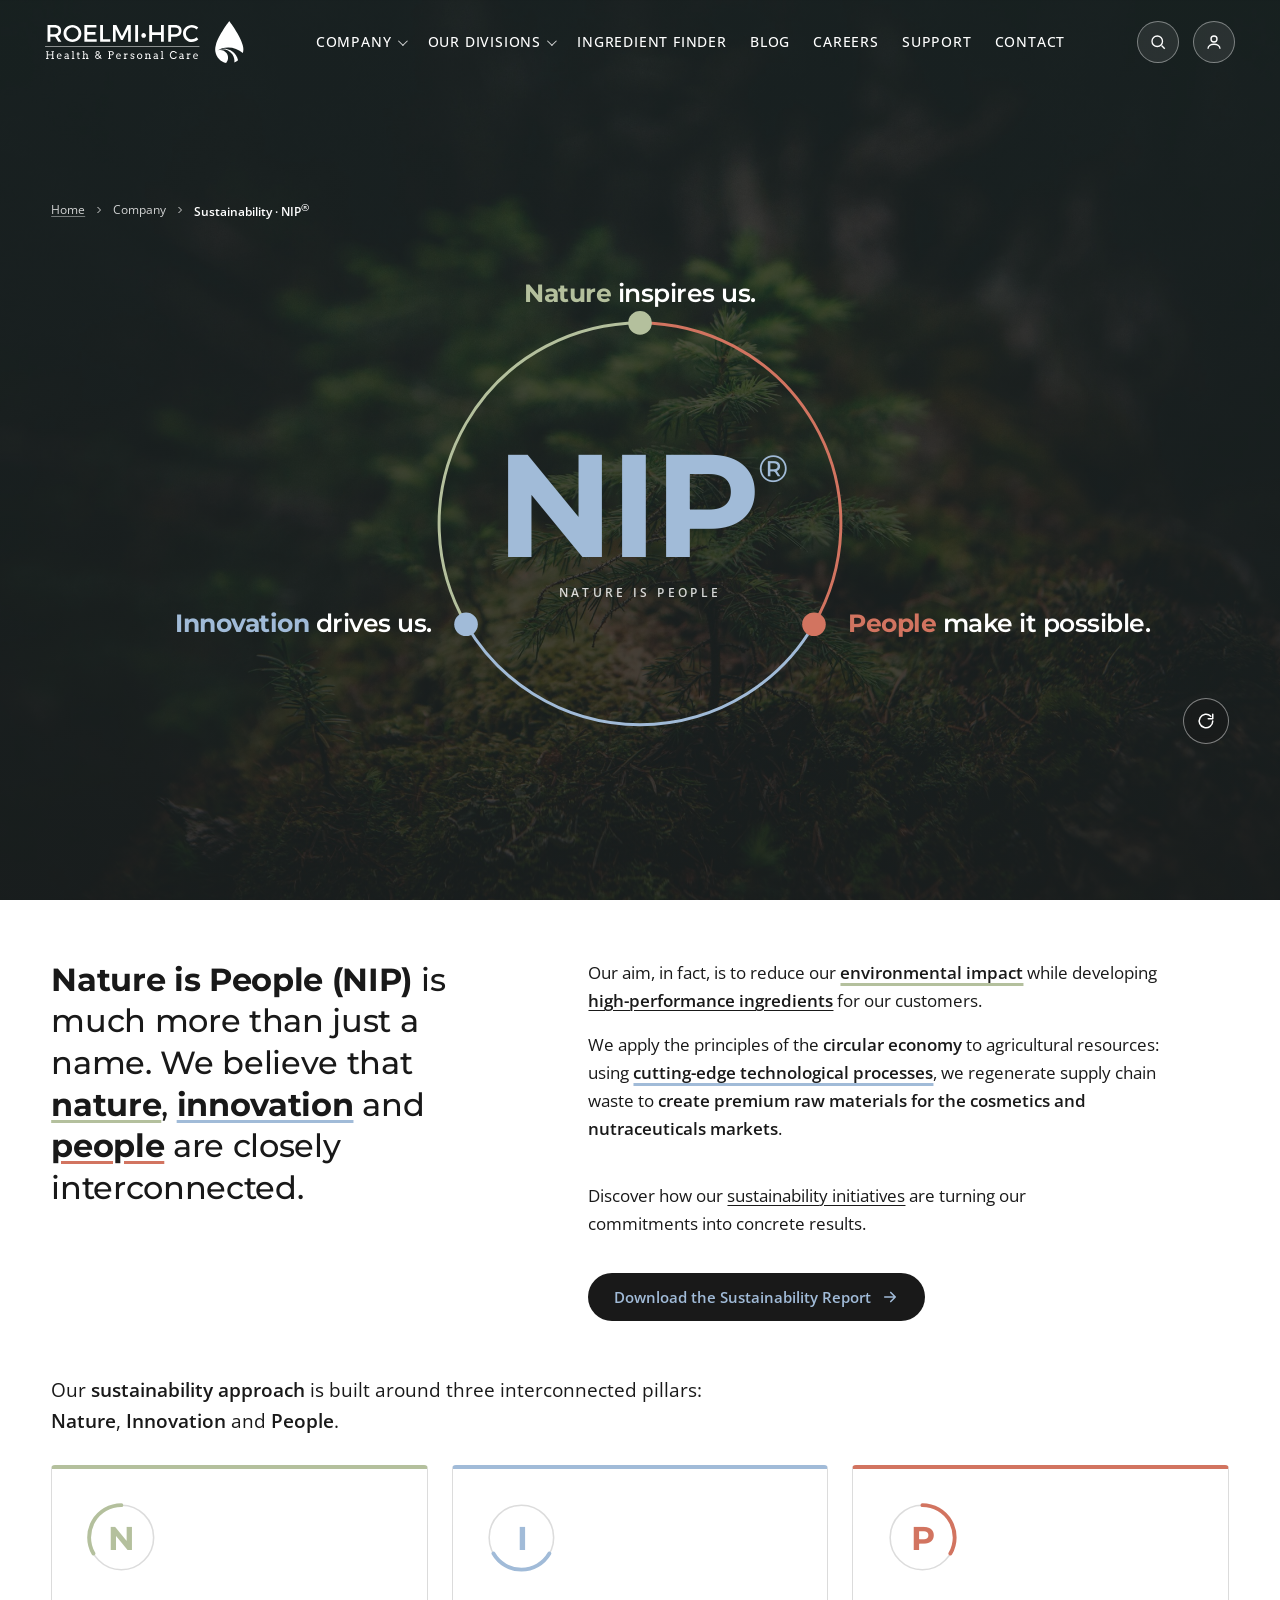
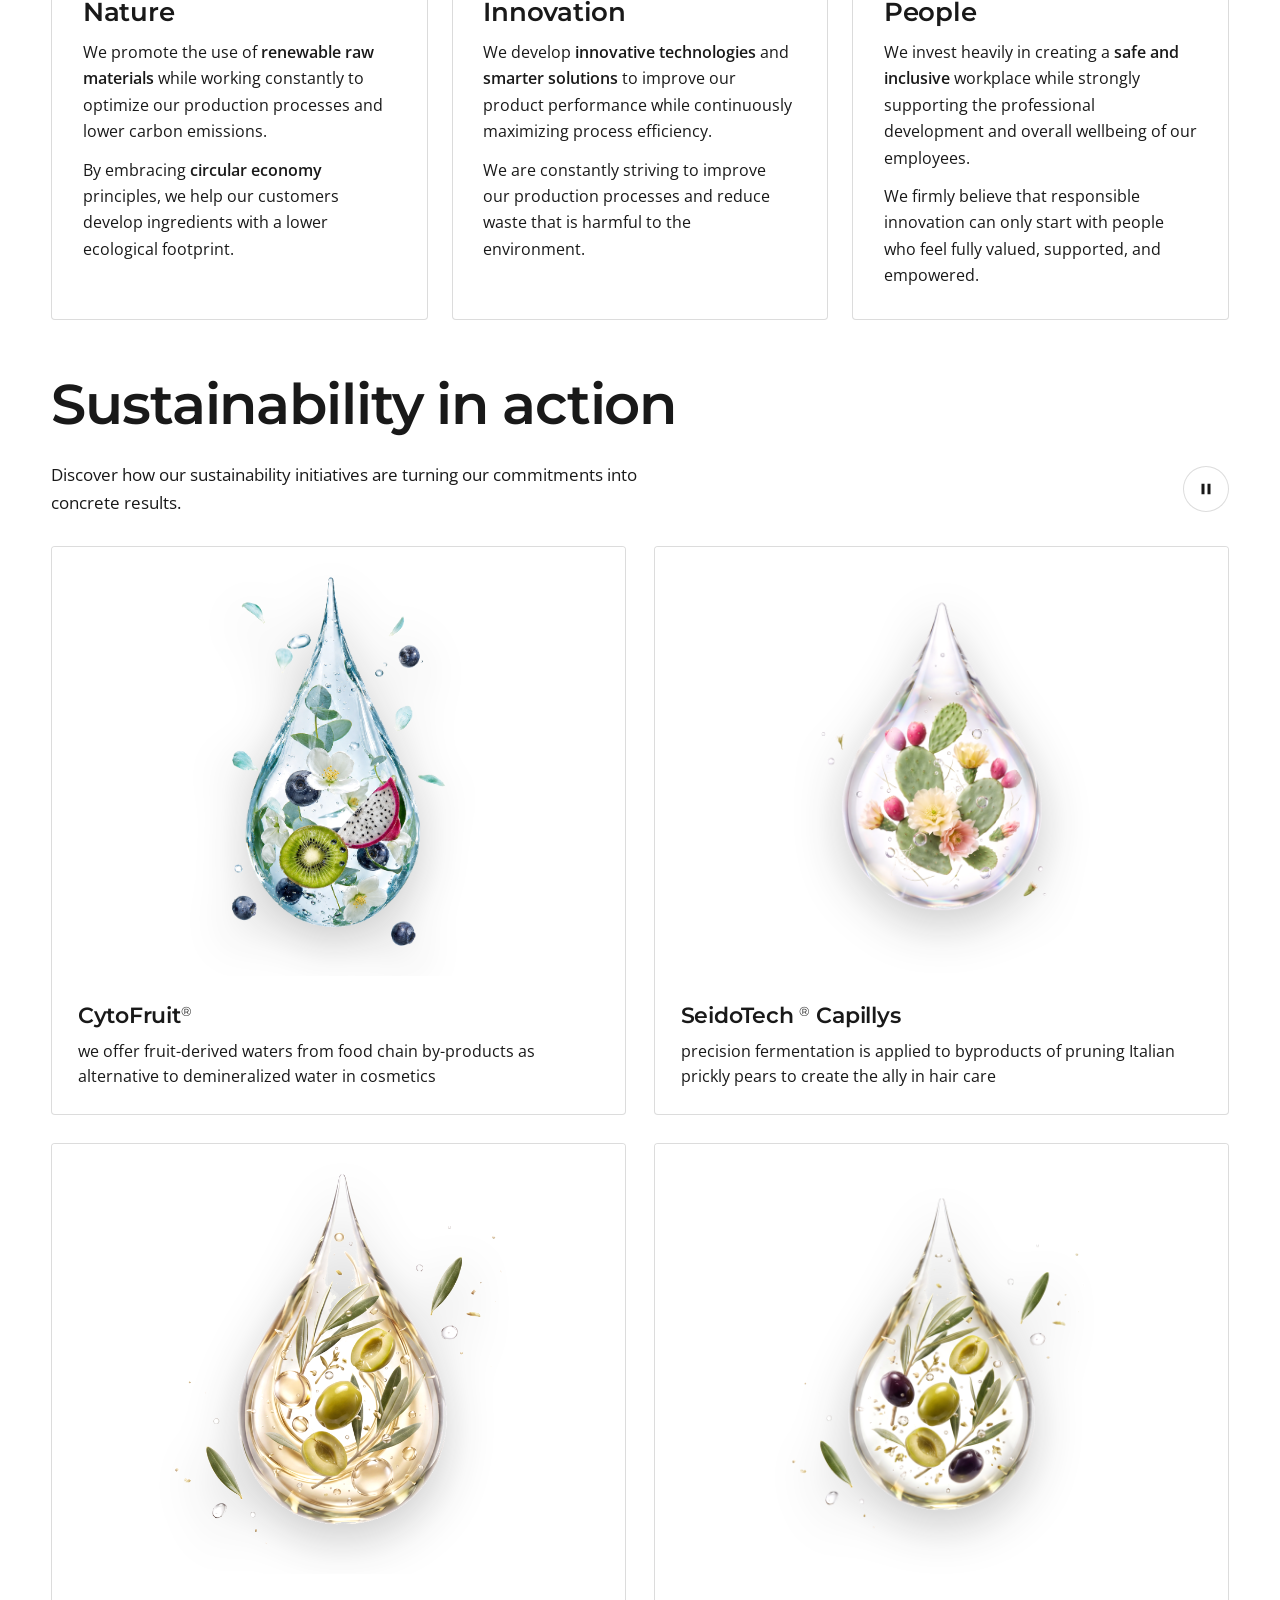
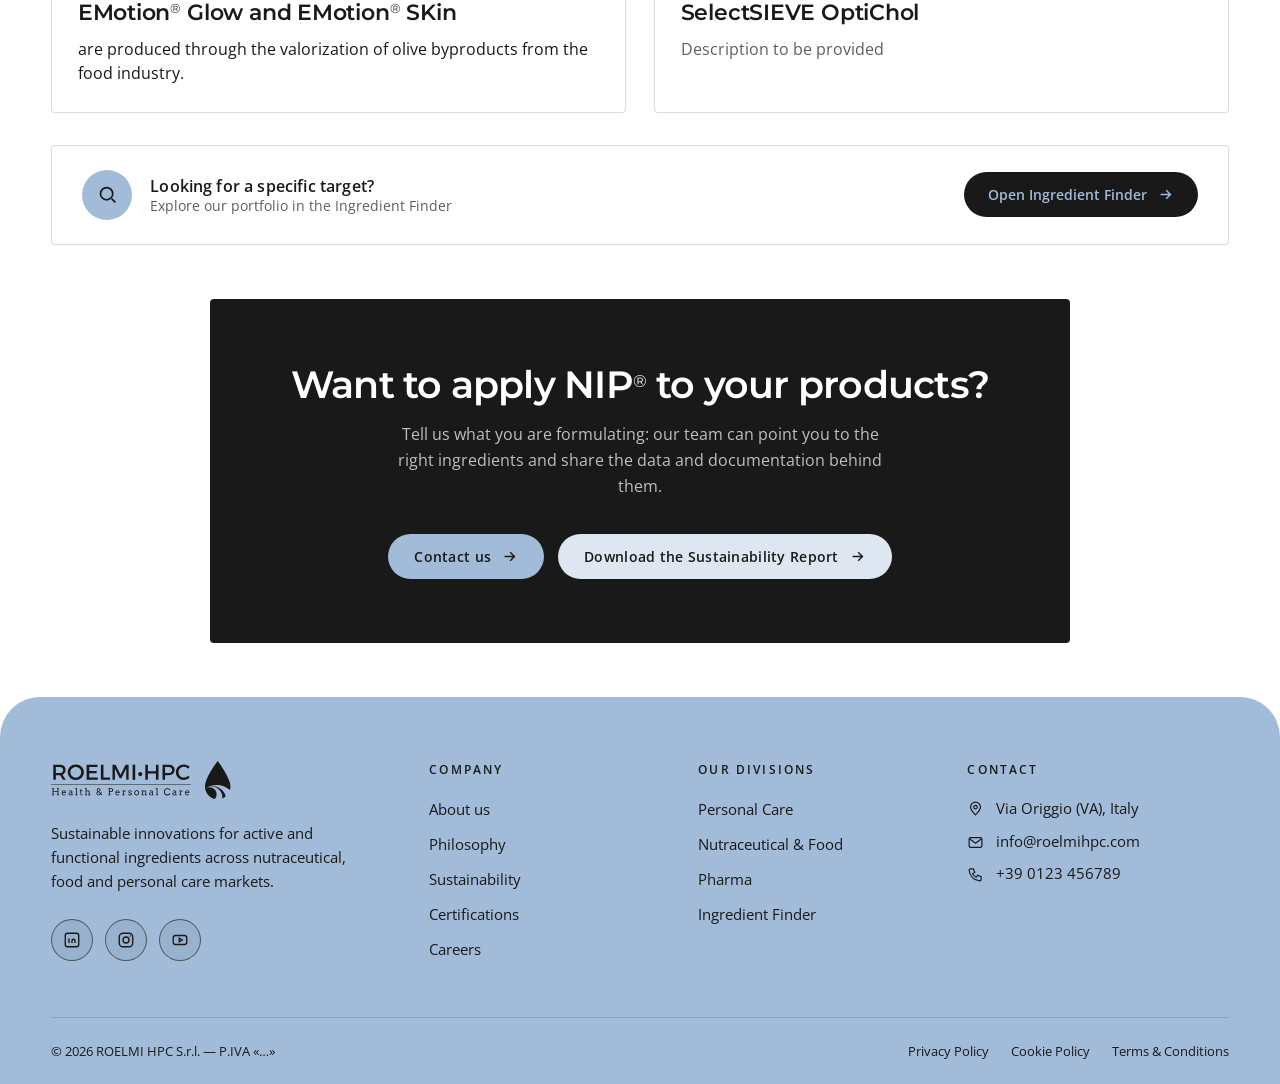
<file: nip.html>
<!DOCTYPE html>
<html lang="en">
<head>
  <meta charset="UTF-8">
  <meta name="viewport" content="width=device-width, initial-scale=1.0">
  <title>Sustainability — NIP® — ROELMI HPC</title>
  <link href="https://fonts.googleapis.com/css2?family=Montserrat:wght@400;500;600;700&family=Open+Sans:wght@300;400;500;600&display=swap" rel="stylesheet">
  <link rel="stylesheet" href="css/reset.css">
  <link rel="stylesheet" href="css/base.css">
  <link rel="stylesheet" href="css/header.css">
  <link rel="stylesheet" href="css/footer.css">
  <link rel="stylesheet" href="css/sustainability.css">
  <link rel="stylesheet" href="css/nip.css">
</head>
<body>
<a class="skip-link" href="#main-content">Skip to main content</a>
<header class="site-header" id="siteHeader">
  <div class="hdr-inner">
    <a href="index.html" class="logo" aria-label="ROELMI HPC home">
      <span class="lg-white"><svg aria-hidden="true" viewBox="0 0 256 54" version="1.1" xmlns:xlink="http://www.w3.org/1999/xlink" xmlns="http://www.w3.org/2000/svg">
  <g id="logo-ROELMI-HPC">
    <path d="M12.0334 17.0172C15.3679 17.0172 17.286 15.5943 17.286 12.6599C17.286 9.81631 15.3679 8.45615 12.0334 8.45615L6.90418 8.45615L6.90418 17.0172L12.0334 17.0172ZM13.0217 20.263C12.7103 20.2932 12.3729 20.2932 12.0334 20.2932L6.90418 20.2932L6.90418 26.813L3.25401 26.813L3.25401 5.18224L12.0334 5.18224C17.5649 5.18224 20.748 7.87013 20.748 12.5648C20.748 16.0268 19.1413 18.4682 16.2675 19.5818L21.1178 26.813L16.9767 26.813L13.0217 20.263Z" id="Fill-1" fill="#FFFFFF" fill-rule="evenodd" stroke="none"></path>
    <path d="M27.5157 15.9972C27.5157 20.2939 31.0729 23.6954 35.3026 23.6954C39.5388 23.6954 43.0008 20.2939 43.0008 15.9972C43.0008 11.7026 39.5388 8.36382 35.3026 8.36382C31.0383 8.36382 27.5157 11.7026 27.5157 15.9972M46.7397 15.9972C46.7397 22.1752 41.7337 26.9671 35.2723 26.9671C28.8132 26.9671 23.8072 22.1752 23.8072 15.9972C23.8072 9.78669 28.8132 5.08558 35.2723 5.08558C41.7337 5.08558 46.7397 9.81696 46.7397 15.9972" id="Fill-3" fill="#FFFFFF" fill-rule="evenodd" stroke="none"></path>
    <path d="M54.2809 8.45615L54.2809 14.2969L64.8487 14.2969L64.8487 17.5751L54.2809 17.5751L54.2809 23.539L66.4553 23.539L66.4553 26.813L50.6351 26.813L50.6351 5.18008L66.0856 5.18008L66.0856 8.45615L54.2809 8.45615Z" id="Fill-5" fill="#FFFFFF" fill-rule="evenodd" stroke="none"></path>
    <path d="M83.9182 23.5064L83.9182 26.8127L70.9069 26.8127L70.9069 5.1777L74.5549 5.1777L74.5549 23.5064L83.9182 23.5064Z" id="Fill-7" fill="#FFFFFF" fill-rule="evenodd" stroke="none"></path>
    <path d="M106.911 26.8134L106.881 10.6493L100.052 24.558L97.6708 24.558L90.8418 10.6493L90.8418 26.8134L87.4122 26.8134L87.4122 5.17835L91.7349 5.17835L98.8774 19.552L105.983 5.17835L110.28 5.17835L110.28 26.8134L106.911 26.8134Z" id="Fill-9" fill="#FFFFFF" fill-rule="evenodd" stroke="none"></path>
    <path d="M115.997 26.8162L119.642 26.8162L119.642 5.18333L115.997 5.18333L115.997 26.8162Z" id="Fill-11" fill="#FFFFFF" fill-rule="evenodd" stroke="none"></path>
    <path d="M129.75 18.5313C129.75 20.2915 128.513 21.6236 126.814 21.6236C125.146 21.6236 123.91 20.2915 123.91 18.5313C123.91 16.7711 125.146 15.5018 126.814 15.5018C128.513 15.5018 129.75 16.7711 129.75 18.5313" id="Fill-13" fill="#FFFFFF" fill-rule="evenodd" stroke="none"></path>
    <path d="M197.061 8.42653L194.929 11.0841C193.352 9.38232 191.097 8.33354 188.902 8.33354C184.575 8.33354 181.174 11.6723 181.174 15.9345C181.174 20.2009 184.575 23.5678 188.902 23.5678C191.064 23.5678 193.292 22.5796 194.929 21.001L197.091 23.4143C194.898 25.5767 191.776 26.9671 188.718 26.9671C182.382 26.9671 177.469 22.1752 177.469 15.9669C177.469 9.81696 182.443 5.08558 188.841 5.08558C191.899 5.08558 194.959 6.35709 197.061 8.42653ZM149.128 26.8134L149.128 17.8523L137.662 17.8523L137.662 26.8134L134.017 26.8134L134.017 5.17835L137.662 5.17835L137.662 14.5762L149.128 14.5762L149.128 5.17835L152.773 5.17835L152.773 26.8134L149.128 26.8134ZM167.083 20.2932C172.522 20.2932 175.642 17.4497 175.642 12.5648C175.642 7.87013 172.522 5.18224 167.083 5.18224L158.462 5.18224L158.462 26.813L162.107 26.813L162.107 20.2932L167.083 20.2932ZM172.154 12.6599C172.154 15.5943 170.266 17.0172 166.928 17.0172L162.107 17.0172L162.107 8.45615L166.928 8.45615C170.266 8.45615 172.154 9.81631 172.154 12.6599Z" id="Combined-Shape" fill="#FFFFFF" fill-rule="evenodd" stroke="none"></path>
    <path d="M167.99 41.4119C167.698 40.9145 167.311 40.5275 166.826 40.242C166.346 39.9587 165.81 39.816 165.217 39.816C164.709 39.816 164.249 39.9241 163.829 40.1361C163.412 40.3501 163.053 40.6377 162.754 40.9967C162.454 41.3557 162.223 41.773 162.058 42.2444C161.894 42.718 161.809 43.2175 161.809 43.7387C161.809 44.3571 161.902 44.9064 162.086 45.3864C162.268 45.86 162.506 46.2579 162.8 46.5758C163.094 46.8893 163.442 47.1531 163.851 47.365C164.253 47.5791 164.709 47.6808 165.217 47.6808C165.905 47.6808 166.504 47.5164 167.012 47.1812C167.525 46.8525 167.959 46.3011 168.323 45.5378L169.473 46.0827C169.307 46.5498 169.025 47.0061 168.628 47.4451C168.232 47.8797 167.743 48.2343 167.164 48.5025C166.582 48.7728 165.935 48.9047 165.23 48.9047C164.554 48.9047 163.933 48.7771 163.364 48.5241C162.798 48.2689 162.296 47.9056 161.851 47.4321C161.409 46.965 161.07 46.4071 160.839 45.7605C160.605 45.1161 160.488 44.4414 160.488 43.7387C160.488 43.0337 160.605 42.3655 160.839 41.7384C161.07 41.1092 161.399 40.5642 161.818 40.1015C162.238 39.6387 162.739 39.2711 163.323 39.0008C163.905 38.7348 164.536 38.5986 165.217 38.5986C165.821 38.5986 166.346 38.6851 166.785 38.8559C167.226 39.0289 167.598 39.2343 167.908 39.4722C168.215 39.7101 168.478 39.9717 168.701 40.2463L169.395 40.2463L169.395 41.4119L167.99 41.4119ZM8.31148 38.7975L11.527 38.7975L11.527 39.9241L10.5885 39.9241L10.5885 47.5834L11.527 47.5834L11.527 48.7101L8.31148 48.7101L8.31148 47.5834L9.30404 47.5834L9.30404 44.0219L3.56929 44.0219L3.56929 47.5834L4.56401 47.5834L4.56401 48.7101L1.34632 48.7101L1.34632 47.5834L2.28914 47.5834L2.28914 39.9241L1.34632 39.9241L1.34632 38.7975L4.56401 38.7975L4.56401 39.9241L3.56929 39.9241L3.56929 42.9234L9.30404 42.9234L9.30404 39.9241L8.31148 39.9241L8.31148 38.7975ZM86.5788 38.9694C86.2026 38.8548 85.7982 38.7986 85.3506 38.7986L81.3436 38.7986L81.3436 39.9274L82.2843 39.9274L82.2843 47.5845L81.3436 47.5845L81.3436 48.709L84.5591 48.709L84.5591 47.5845L83.5666 47.5845L83.5666 44.1182L85.3268 44.1182C85.7895 44.1182 86.2069 44.049 86.5853 43.9084C86.9594 43.77 87.2838 43.5797 87.5541 43.3419C87.8244 43.1018 88.0341 42.8229 88.1812 42.5007C88.3304 42.1785 88.4039 41.8411 88.4039 41.4778C88.4039 41.041 88.3304 40.6561 88.179 40.321C88.0276 39.9836 87.8179 39.7047 87.5454 39.4798C87.273 39.2527 86.9508 39.0862 86.5788 38.9694ZM85.3506 43.0456L83.5666 43.0456L83.5666 39.9274L85.1884 39.9274C85.8371 39.9274 86.3107 40.0615 86.6091 40.3339C86.9032 40.6086 87.0524 40.9891 87.0524 41.4778C87.0524 41.7352 87.007 41.9601 86.9248 42.1568C86.8405 42.3536 86.7215 42.5158 86.5702 42.6477C86.4231 42.7796 86.2415 42.8748 86.0361 42.9461C85.8285 43.011 85.5993 43.0456 85.3506 43.0456Z" id="Combined-Shape" fill="#FFFFFF" fill-rule="evenodd" stroke="none"></path>
    <path d="M18.3148 42.7781C18.0316 42.7781 17.7829 42.8192 17.5731 42.8992C17.3634 42.9814 17.1839 43.0938 17.0325 43.2452C16.8855 43.3966 16.7644 43.5804 16.6779 43.7966C16.5871 44.015 16.5222 44.2637 16.4768 44.5297L19.9907 44.5297C19.9734 44.2767 19.9302 44.0431 19.8675 43.8334C19.8026 43.6171 19.7096 43.4333 19.5755 43.2755C19.4458 43.1176 19.2793 42.9965 19.0717 42.91C18.8706 42.8214 18.6154 42.7781 18.3148 42.7781L18.3148 42.7781ZM16.4119 45.479C16.4119 45.6714 16.4249 45.8444 16.453 46.0044C16.4833 46.1623 16.5222 46.318 16.5763 46.4607C16.7384 46.8954 16.9958 47.2241 17.3504 47.4446C17.705 47.6652 18.1073 47.7776 18.557 47.7776C18.9095 47.7776 19.2512 47.7257 19.5885 47.6263C19.9215 47.529 20.2697 47.3776 20.6351 47.1657L21.1282 47.996C20.6805 48.3031 20.2372 48.5302 19.7853 48.6772C19.3355 48.8242 18.8706 48.8999 18.3862 48.8999C17.9299 48.8999 17.5039 48.8242 17.1169 48.6707C16.7255 48.5172 16.3903 48.2901 16.107 47.9896C15.8259 47.689 15.6053 47.3149 15.4475 46.8673C15.2875 46.4175 15.2096 45.892 15.2096 45.2952C15.2096 44.8108 15.2766 44.3545 15.4107 43.9264C15.5448 43.496 15.7502 43.1198 16.0184 42.7997C16.2843 42.4819 16.6173 42.2267 17.0131 42.0407C17.411 41.8504 17.8737 41.7575 18.3992 41.7575C18.9095 41.7575 19.3355 41.8353 19.6772 41.9888C20.021 42.1445 20.3 42.35 20.5162 42.6051C20.7324 42.8603 20.8946 43.1522 21.0049 43.4787C21.1152 43.8074 21.1952 44.1404 21.2406 44.4778C21.2579 44.6421 21.273 44.8108 21.2795 44.9838C21.2882 45.1525 21.2903 45.3168 21.2903 45.479L16.4119 45.479Z" id="Fill-18" fill="#FFFFFF" fill-rule="evenodd" stroke="none"></path>
    <path d="M27.4217 47.878C27.5839 47.878 27.7439 47.8607 27.9061 47.8196C28.0682 47.7807 28.2218 47.7288 28.3623 47.6596C28.505 47.5925 28.6413 47.5125 28.7624 47.426C28.8835 47.3352 28.9873 47.2422 29.0716 47.1449L29.0759 45.6182L27.666 45.6182C27.4282 45.6182 27.2141 45.642 27.0195 45.6961C26.8248 45.748 26.6583 45.8215 26.5156 45.9253C26.3751 46.0248 26.2648 46.148 26.1848 46.2972C26.1069 46.4443 26.068 46.6151 26.068 46.8076C26.068 46.9871 26.1004 47.1406 26.1653 47.2768C26.2323 47.4066 26.3232 47.519 26.4421 47.6077C26.5632 47.6963 26.7059 47.7634 26.8724 47.8109C27.0368 47.8585 27.2206 47.878 27.4217 47.878L27.4217 47.878ZM29.0716 48.0812C28.8121 48.3213 28.5267 48.518 28.2174 48.6716C27.9061 48.8229 27.5493 48.9008 27.1535 48.9008C26.8227 48.9008 26.5178 48.8446 26.2432 48.7429C25.9664 48.637 25.7242 48.4943 25.5274 48.3148C25.3263 48.131 25.1684 47.9234 25.0581 47.6833C24.9479 47.4433 24.8916 47.1882 24.8916 46.9179C24.8916 46.6303 24.9327 46.3751 25.0192 46.1524C25.1036 45.9318 25.2182 45.7393 25.3587 45.5728C25.4993 45.4106 25.6658 45.2723 25.8561 45.1598C26.0464 45.0495 26.2432 44.9587 26.4529 44.8938C26.6583 44.8246 26.8703 44.7792 27.0865 44.7511C27.2984 44.723 27.506 44.7079 27.7049 44.7079C28.0163 44.7079 28.2802 44.7165 28.4942 44.7381C28.7083 44.7576 28.9029 44.7814 29.0759 44.8181L29.0824 44.2624C29.0824 44.0245 29.05 43.8148 28.9786 43.6396C28.9073 43.4623 28.8099 43.3153 28.6824 43.2006C28.5569 43.086 28.4077 42.9995 28.2304 42.9433C28.0531 42.8849 27.8585 42.859 27.6379 42.859C27.4303 42.859 27.2357 42.8741 27.0497 42.9001C26.8594 42.9303 26.6864 42.9671 26.5243 43.0104C26.3599 43.0579 26.2086 43.1098 26.0702 43.166C25.9339 43.2288 25.8193 43.2871 25.722 43.352L25.322 42.5108C25.482 42.4049 25.6636 42.3097 25.8518 42.2189C26.0442 42.1281 26.2453 42.0546 26.4572 41.9897C26.667 41.927 26.8832 41.8772 27.106 41.8405C27.3265 41.8037 27.5428 41.7864 27.7547 41.7864C28.1482 41.7864 28.5007 41.8297 28.8164 41.927C29.1278 42.02 29.396 42.1627 29.6122 42.3595C29.8306 42.5584 29.9993 42.8071 30.116 43.1098C30.235 43.4147 30.2934 43.7759 30.2934 44.1975L30.2869 47.5839L31.0372 47.5839L31.0372 48.7083L29.0716 48.7083L29.0716 48.0812Z" id="Fill-19" fill="#FFFFFF" fill-rule="evenodd" stroke="none"></path>
    <path d="M34.5012 38.5337L36.7004 38.5337L36.7004 47.5856L37.7167 47.5856L37.7167 48.7079L34.5012 48.7079L34.5012 47.5856L35.483 47.5856L35.483 39.6603L34.5012 39.6603L34.5012 38.5337Z" id="Fill-20" fill="#FFFFFF" fill-rule="evenodd" stroke="none"></path>
    <path d="M43.0136 41.9335L44.6008 41.9335L44.6008 42.9217L43.0006 42.9217L42.9812 46.8335C42.9812 47.0995 43.0136 47.3157 43.0742 47.4801C43.1347 47.6466 43.2342 47.759 43.3682 47.8239C43.5023 47.8866 43.6537 47.9212 43.8245 47.9212C44.0062 47.9212 44.1705 47.9018 44.3089 47.8693C44.4494 47.8347 44.5987 47.7807 44.7652 47.7028L45.0463 48.5202C44.8365 48.6283 44.6181 48.717 44.3889 48.7775C44.1554 48.8402 43.8851 48.8748 43.5693 48.8748C43.2709 48.8748 43.0136 48.8338 42.793 48.7624C42.5746 48.691 42.3887 48.5699 42.2395 48.4034C42.0881 48.2326 41.9756 48.0056 41.9021 47.7179C41.8264 47.4325 41.7918 47.0757 41.7918 46.6497L41.8113 42.9217L40.7301 42.9217L40.7301 41.9335L41.8243 41.9335L41.8243 40.3138L43.0136 39.7516L43.0136 41.9335Z" id="Fill-21" fill="#FFFFFF" fill-rule="evenodd" stroke="none"></path>
    <path d="M48.2687 38.5337L50.4138 38.5337L50.4138 42.6812L50.4549 42.6812C50.5739 42.558 50.7166 42.4455 50.8766 42.3396C51.0345 42.2315 51.2031 42.1385 51.3761 42.0606C51.5491 41.9828 51.7308 41.9179 51.9167 41.8768C52.1027 41.8336 52.3016 41.8119 52.5049 41.8119C52.8682 41.8119 53.1969 41.8617 53.4888 41.9612C53.7786 42.0628 54.0294 42.2163 54.2327 42.4174C54.4381 42.625 54.596 42.8867 54.7084 43.2067C54.8187 43.5289 54.8728 43.9052 54.8728 44.3441L54.8728 47.5856L55.8934 47.5856L55.8934 48.7079L52.6779 48.7079L52.6779 47.5856L53.6056 47.5856L53.6056 44.4933C53.6056 43.9744 53.4737 43.5786 53.212 43.3127C52.9482 43.0424 52.5698 42.9083 52.0767 42.9083C51.7935 42.9083 51.5123 42.9775 51.2247 43.1072C50.9393 43.2435 50.6647 43.4078 50.4138 43.6111L50.4138 47.5856L51.3956 47.5856L51.3956 48.7079L48.1779 48.7079L48.1779 47.5856L49.2007 47.5856L49.2007 39.6603L48.2687 39.6603L48.2687 38.5337Z" id="Fill-22" fill="#FFFFFF" fill-rule="evenodd" stroke="none"></path>
    <path d="M68.7198 42.0012C68.8344 41.8757 68.9296 41.7395 69.0074 41.5773C69.0853 41.4195 69.1242 41.253 69.1242 41.0778C69.1242 40.894 69.0853 40.7167 69.0053 40.5502C68.9252 40.3793 68.815 40.2301 68.6809 40.0961C68.5447 39.9685 68.3868 39.8625 68.2073 39.789C68.0257 39.709 67.8332 39.6722 67.6364 39.6722C67.4159 39.6722 67.2191 39.709 67.0418 39.7825C66.8666 39.8539 66.7131 39.9533 66.5877 40.0766C66.4622 40.2042 66.3628 40.3512 66.2936 40.5199C66.2244 40.6886 66.1876 40.868 66.1876 41.0627C66.1876 41.2486 66.233 41.4411 66.3239 41.6422C66.4147 41.8476 66.5747 42.0595 66.8104 42.2823L67.3921 42.8229C67.6516 42.7126 67.8916 42.5872 68.1187 42.4574C68.3457 42.3277 68.5447 42.1741 68.7198 42.0012L68.7198 42.0012ZM66.6871 44.356C66.5358 44.4144 66.4039 44.4987 66.2849 44.6069C66.1638 44.7128 66.06 44.8361 65.9714 44.9723C65.8849 45.1107 65.82 45.2599 65.7703 45.4178C65.7227 45.5756 65.6989 45.7378 65.6989 45.8978C65.6989 46.1508 65.7465 46.3844 65.846 46.6006C65.9454 46.819 66.0795 47.0028 66.2503 47.1607C66.4233 47.3186 66.6266 47.4418 66.858 47.5305C67.0937 47.6191 67.3424 47.6645 67.6083 47.6645C67.8332 47.6645 68.0473 47.6321 68.2484 47.5759C68.4495 47.5197 68.6355 47.4418 68.8106 47.3402C68.9836 47.2385 69.1458 47.1131 69.2907 46.9747C69.4377 46.832 69.5761 46.6785 69.7016 46.512L67.2148 44.1117L66.6871 44.356ZM72.0175 48.7479L70.4714 47.2558C70.2876 47.4829 70.093 47.6905 69.8767 47.8808C69.6626 48.0667 69.4356 48.2289 69.1934 48.3652C68.9512 48.5057 68.696 48.6117 68.4214 48.6895C68.1489 48.763 67.8613 48.8041 67.5543 48.8041C67.1348 48.8041 66.7369 48.7263 66.3693 48.5771C66.0017 48.43 65.6816 48.2289 65.407 47.9716C65.1345 47.7121 64.9204 47.4094 64.7647 47.0569C64.6069 46.7066 64.529 46.3282 64.529 45.9238C64.529 45.6578 64.5701 45.3983 64.6501 45.1475C64.728 44.8988 64.8404 44.6631 64.981 44.4447C65.1259 44.2284 65.2902 44.0295 65.4783 43.8543C65.6686 43.6835 65.9671 43.4911 66.3649 43.29L65.9325 42.8704C65.8222 42.7667 65.7097 42.6456 65.6038 42.5093C65.4978 42.3753 65.4048 42.2282 65.3227 42.0725C65.2426 41.9168 65.1756 41.7525 65.1259 41.5838C65.0761 41.413 65.0502 41.2421 65.0502 41.0778C65.0502 40.7296 65.1194 40.4074 65.2535 40.1047C65.3897 39.8041 65.5713 39.5403 65.807 39.3197C66.0384 39.0949 66.3152 38.9219 66.6266 38.7943C66.9423 38.6645 67.2775 38.6018 67.6364 38.6018C68.0149 38.6018 68.3652 38.6667 68.6895 38.8029C69.0139 38.937 69.2929 39.1208 69.5307 39.3457C69.7686 39.5706 69.9502 39.8344 70.0865 40.1371C70.2205 40.4356 70.2876 40.7513 70.2876 41.0778C70.2876 41.3395 70.2638 41.5687 70.2119 41.7698C70.1578 41.9666 70.0865 42.1439 69.987 42.3017C69.894 42.4574 69.7794 42.6001 69.6453 42.7299C69.5134 42.8575 69.3707 42.9764 69.2215 43.0845C69.0723 43.197 68.9144 43.2964 68.7587 43.3829C68.6031 43.4716 68.4409 43.5603 68.2744 43.6403L70.2746 45.5043C70.4173 45.1864 70.5276 44.8707 70.6119 44.5636C70.6984 44.2501 70.7655 43.9668 70.813 43.7116L72.0413 43.7116C71.9678 44.1225 71.8553 44.5506 71.7018 44.9896C71.5483 45.4308 71.3536 45.8611 71.1201 46.2827L72.9236 47.9586L72.0175 48.7479Z" id="Fill-23" fill="#FFFFFF" fill-rule="evenodd" stroke="none"></path>
    <path d="M94.5772 42.7781C94.2918 42.7781 94.0452 42.8192 93.8333 42.8992C93.6236 42.9814 93.4419 43.0938 93.2949 43.2452C93.1435 43.3966 93.0267 43.5804 92.9381 43.7966C92.8473 44.015 92.7802 44.2637 92.7391 44.5297L96.2487 44.5297C96.2314 44.2767 96.1925 44.0431 96.1298 43.8334C96.0671 43.6171 95.9676 43.4333 95.8379 43.2755C95.706 43.1176 95.5416 42.9965 95.334 42.91C95.1286 42.8214 94.8778 42.7781 94.5772 42.7781L94.5772 42.7781ZM92.6743 45.479C92.6743 45.6714 92.6872 45.8444 92.7153 46.0044C92.7456 46.1623 92.7845 46.318 92.8343 46.4607C92.9986 46.8954 93.256 47.2241 93.6128 47.4446C93.9674 47.6652 94.3696 47.7776 94.8172 47.7776C95.1719 47.7776 95.5135 47.7257 95.8465 47.6263C96.1817 47.529 96.532 47.3776 96.8996 47.1657L97.3883 47.996C96.9429 48.3031 96.4953 48.5302 96.0498 48.6772C95.5979 48.8242 95.1329 48.8999 94.6486 48.8999C94.1901 48.8999 93.7663 48.8242 93.3749 48.6707C92.9857 48.5172 92.6483 48.2901 92.3694 47.9896C92.0882 47.689 91.8698 47.3149 91.7098 46.8673C91.5498 46.4175 91.4698 45.892 91.4698 45.2952C91.4698 44.8108 91.539 44.3545 91.6731 43.9264C91.8093 43.496 92.0104 43.1198 92.2764 42.7997C92.5467 42.4819 92.8775 42.2267 93.2733 42.0407C93.6711 41.8504 94.1361 41.7575 94.6615 41.7575C95.1719 41.7575 95.5979 41.8353 95.9395 41.9888C96.2833 42.1445 96.5623 42.35 96.7764 42.6051C96.9926 42.8603 97.157 43.1522 97.2673 43.4787C97.3797 43.8074 97.4554 44.1404 97.4986 44.4778C97.5202 44.6421 97.5354 44.8108 97.5419 44.9838C97.5484 45.1525 97.5527 45.3168 97.5527 45.479L92.6743 45.479Z" id="Fill-25" fill="#FFFFFF" fill-rule="evenodd" stroke="none"></path>
    <path d="M106.221 43.3674L104.978 43.3674L104.978 42.95C104.833 42.95 104.688 42.976 104.537 43.0322C104.385 43.0841 104.245 43.1684 104.115 43.2809C103.983 43.3912 103.871 43.5317 103.771 43.7025C103.674 43.8734 103.603 44.0788 103.561 44.3145L103.561 47.5819L104.71 47.5819L104.71 48.7107L101.347 48.7107L101.347 47.5819L102.283 47.5819L102.29 43.056L101.347 43.056L101.347 41.9337L103.512 41.9337L103.512 42.87C103.594 42.7295 103.68 42.6019 103.78 42.4808C103.877 42.3597 103.983 42.2559 104.104 42.1672C104.225 42.0786 104.357 42.0072 104.504 41.9596C104.649 41.9077 104.807 41.8818 104.978 41.8818L105.618 41.8818C105.819 41.8818 106.02 41.8861 106.221 41.8948L106.221 43.3674Z" id="Fill-26" fill="#FFFFFF" fill-rule="evenodd" stroke="none"></path>
    <path d="M113.552 43.285C113.468 43.1574 113.358 43.0514 113.221 42.9714C113.087 42.8914 112.936 42.8309 112.772 42.7941C112.607 42.7595 112.443 42.7379 112.287 42.7379C112.112 42.7379 111.952 42.7595 111.807 42.7984C111.66 42.8374 111.537 42.8936 111.429 42.9693C111.327 43.0428 111.243 43.1315 111.184 43.2396C111.124 43.3477 111.098 43.4645 111.098 43.5985C111.098 43.8234 111.167 44.0029 111.301 44.1348C111.44 44.2689 111.671 44.3943 111.993 44.5024L113.293 44.963C113.853 45.149 114.262 45.4042 114.515 45.7264C114.774 46.0507 114.904 46.4356 114.904 46.8854C114.904 47.186 114.843 47.4628 114.724 47.7115C114.603 47.9645 114.432 48.1785 114.212 48.3515C113.993 48.531 113.73 48.6651 113.418 48.7646C113.109 48.8619 112.765 48.9138 112.382 48.9138C111.857 48.9138 111.429 48.8273 111.098 48.6564C110.765 48.4856 110.51 48.265 110.332 47.9818L109.651 47.9818L109.651 46.8573L111.005 46.8573C111.005 47.0433 111.046 47.2055 111.124 47.3395C111.206 47.4736 111.314 47.5796 111.446 47.6617C111.578 47.7461 111.731 47.8088 111.896 47.8455C112.067 47.8866 112.237 47.9082 112.41 47.9082C112.581 47.9082 112.743 47.8866 112.904 47.8434C113.059 47.8023 113.198 47.7417 113.319 47.6596C113.438 47.5796 113.531 47.4822 113.602 47.3698C113.671 47.2552 113.706 47.1254 113.706 46.9827C113.706 46.7643 113.637 46.5784 113.492 46.427C113.353 46.2756 113.113 46.1372 112.772 46.0161L111.476 45.5317C110.949 45.3458 110.557 45.1057 110.302 44.816C110.047 44.5241 109.922 44.1608 109.922 43.7261C109.922 43.4385 109.976 43.1725 110.082 42.9282C110.185 42.686 110.341 42.4741 110.546 42.2968C110.748 42.1194 110.992 41.981 111.288 41.8837C111.578 41.7843 111.913 41.7324 112.287 41.7324C112.772 41.7324 113.176 41.7994 113.505 41.9335C113.831 42.0697 114.125 42.3011 114.387 42.6276L115.021 42.6276L115.021 43.7542L113.678 43.7542C113.678 43.5704 113.639 43.4147 113.552 43.285" id="Fill-27" fill="#FFFFFF" fill-rule="evenodd" stroke="none"></path>
    <path d="M119.603 45.3207C119.603 45.7099 119.657 46.0602 119.768 46.3759C119.878 46.6873 120.032 46.9555 120.228 47.176C120.419 47.3966 120.646 47.5674 120.901 47.6885C121.156 47.8053 121.426 47.8659 121.714 47.8659C122.014 47.8659 122.293 47.8075 122.555 47.6907C122.812 47.5739 123.042 47.4031 123.23 47.1825C123.422 46.962 123.574 46.6982 123.682 46.3803C123.792 46.071 123.846 45.7164 123.846 45.3207C123.846 44.9142 123.792 44.5509 123.682 44.2308C123.574 43.9129 123.422 43.647 123.234 43.4329C123.044 43.2188 122.819 43.0566 122.557 42.9485C122.298 42.8382 122.014 42.7842 121.714 42.7842C121.426 42.7842 121.156 42.8382 120.901 42.9485C120.646 43.0566 120.419 43.2188 120.228 43.4329C120.032 43.647 119.878 43.9129 119.768 44.2308C119.657 44.5509 119.603 44.9142 119.603 45.3207M118.315 45.3207C118.317 44.7866 118.405 44.2979 118.572 43.8546C118.741 43.4178 118.974 43.0393 119.277 42.7236C119.575 42.4057 119.934 42.1614 120.347 41.9949C120.762 41.8241 121.219 41.7397 121.714 41.7397C122.216 41.7397 122.674 41.8241 123.093 41.9949C123.507 42.1614 123.865 42.4057 124.162 42.715C124.456 43.0264 124.687 43.4026 124.856 43.8438C125.018 44.2849 125.1 44.7714 125.1 45.3099C125.1 45.8353 125.018 46.3219 124.856 46.763C124.687 47.2085 124.456 47.5869 124.162 47.9026C123.865 48.2227 123.507 48.4713 123.093 48.6465C122.674 48.826 122.216 48.9125 121.714 48.9125C121.204 48.9125 120.741 48.826 120.326 48.6487C119.915 48.4757 119.558 48.2313 119.264 47.9156C118.968 47.5977 118.736 47.2193 118.57 46.7825C118.405 46.3414 118.317 45.8526 118.315 45.3207" id="Fill-28" fill="#FFFFFF" fill-rule="evenodd" stroke="none"></path>
    <path d="M133.018 47.5845L133.974 47.5845L133.974 44.4901C133.974 43.9711 133.842 43.5797 133.576 43.3094C133.312 43.0434 132.934 42.9094 132.445 42.9094C132.16 42.9094 131.874 42.9764 131.587 43.1126C131.299 43.2467 131.024 43.4154 130.769 43.6143L130.769 47.5845L131.723 47.5845L131.723 48.7111L128.559 48.7111L128.559 47.5845L129.502 47.5845L129.502 43.0586L128.559 43.0586L128.559 41.9363L130.715 41.9363L130.715 42.7321L130.73 42.7321C130.875 42.6045 131.029 42.4855 131.189 42.3753C131.355 42.2585 131.526 42.1612 131.706 42.079C131.883 41.9947 132.071 41.9298 132.263 41.8844C132.458 41.8346 132.661 41.813 132.875 41.813C133.239 41.813 133.565 41.8606 133.857 41.9579C134.147 42.0617 134.393 42.2152 134.601 42.4185C134.806 42.6239 134.964 42.8877 135.077 43.2056C135.187 43.5278 135.241 43.9062 135.241 44.3409L135.241 47.5845L136.184 47.5845L136.184 48.7111L133.018 48.7111L133.018 47.5845Z" id="Fill-29" fill="#FFFFFF" fill-rule="evenodd" stroke="none"></path>
    <path d="M141.969 47.878C142.131 47.878 142.291 47.8607 142.453 47.8196C142.615 47.7807 142.769 47.7288 142.909 47.6596C143.052 47.5925 143.188 47.5125 143.31 47.426C143.431 47.3352 143.534 47.2422 143.619 47.1449L143.623 45.6182L142.213 45.6182C141.975 45.6182 141.761 45.642 141.567 45.6961C141.372 45.748 141.205 45.8215 141.063 45.9253C140.922 46.0248 140.81 46.148 140.732 46.2972C140.654 46.4443 140.615 46.6151 140.615 46.8076C140.615 46.9871 140.648 47.1406 140.712 47.2768C140.779 47.4066 140.87 47.519 140.989 47.6077C141.11 47.6963 141.253 47.7634 141.42 47.8109C141.584 47.8585 141.768 47.878 141.969 47.878L141.969 47.878ZM143.619 48.0812C143.359 48.3213 143.074 48.518 142.765 48.6716C142.453 48.8229 142.096 48.9008 141.701 48.9008C141.37 48.9008 141.065 48.8446 140.79 48.7429C140.514 48.637 140.271 48.4943 140.075 48.3148C139.873 48.131 139.716 47.9234 139.605 47.6833C139.495 47.4433 139.439 47.1882 139.439 46.9179C139.439 46.6303 139.48 46.3751 139.566 46.1524C139.651 45.9318 139.765 45.7393 139.906 45.5728C140.046 45.4106 140.213 45.2723 140.405 45.1598C140.594 45.0495 140.79 44.9587 141 44.8938C141.205 44.8246 141.417 44.7792 141.634 44.7511C141.846 44.723 142.053 44.7079 142.252 44.7079C142.563 44.7079 142.827 44.7165 143.041 44.7381C143.255 44.7576 143.45 44.7814 143.623 44.8181L143.63 44.2624C143.63 44.0245 143.597 43.8148 143.526 43.6396C143.454 43.4623 143.357 43.3153 143.23 43.2006C143.104 43.086 142.955 42.9995 142.778 42.9433C142.6 42.8849 142.406 42.859 142.185 42.859C141.977 42.859 141.783 42.8741 141.597 42.9001C141.407 42.9303 141.234 42.9671 141.071 43.0104C140.907 43.0579 140.756 43.1098 140.617 43.166C140.481 43.2288 140.366 43.2871 140.269 43.352L139.869 42.5108C140.029 42.4049 140.211 42.3097 140.399 42.2189C140.591 42.1281 140.792 42.0546 141.004 41.9897C141.214 41.927 141.43 41.8772 141.651 41.8405C141.874 41.8037 142.09 41.7864 142.302 41.7864C142.695 41.7864 143.048 41.8297 143.364 41.927C143.675 42.02 143.943 42.1627 144.159 42.3595C144.378 42.5584 144.546 42.8071 144.663 43.1098C144.78 43.4147 144.841 43.7759 144.841 44.1975L144.834 47.5839L145.584 47.5839L145.584 48.7083L143.619 48.7083L143.619 48.0812Z" id="Fill-30" fill="#FFFFFF" fill-rule="evenodd" stroke="none"></path>
    <path d="M149.048 38.5337L151.248 38.5337L151.248 47.5856L152.264 47.5856L152.264 48.7079L149.048 48.7079L149.048 47.5856L150.03 47.5856L150.03 39.6603L149.048 39.6603L149.048 38.5337Z" id="Fill-31" fill="#FFFFFF" fill-rule="evenodd" stroke="none"></path>
    <path d="M175.016 47.878C175.179 47.878 175.337 47.8607 175.499 47.8196C175.661 47.7807 175.814 47.7288 175.957 47.6596C176.102 47.5925 176.234 47.5125 176.355 47.426C176.478 47.3352 176.58 47.2422 176.664 47.1449L176.671 45.6182L175.259 45.6182C175.021 45.6182 174.809 45.642 174.612 45.6961C174.422 45.748 174.253 45.8215 174.113 45.9253C173.968 46.0248 173.86 46.148 173.78 46.2972C173.704 46.4443 173.663 46.6151 173.663 46.8076C173.663 46.9871 173.695 47.1406 173.76 47.2768C173.827 47.4066 173.92 47.519 174.039 47.6077C174.158 47.6963 174.301 47.7634 174.467 47.8109C174.634 47.8585 174.815 47.878 175.016 47.878L175.016 47.878ZM176.664 48.0812C176.407 48.3213 176.124 48.518 175.812 48.6716C175.499 48.8229 175.146 48.9008 174.748 48.9008C174.415 48.9008 174.113 48.8446 173.836 48.7429C173.559 48.637 173.321 48.4943 173.122 48.3148C172.919 48.131 172.763 47.9234 172.653 47.6833C172.541 47.4433 172.484 47.1882 172.484 46.9179C172.484 46.6303 172.528 46.3751 172.614 46.1524C172.698 45.9318 172.811 45.7393 172.954 45.5728C173.094 45.4106 173.263 45.2723 173.451 45.1598C173.641 45.0495 173.84 44.9587 174.046 44.8938C174.253 44.8246 174.463 44.7792 174.679 44.7511C174.895 44.723 175.101 44.7079 175.298 44.7079C175.611 44.7079 175.875 44.7165 176.089 44.7381C176.301 44.7576 176.498 44.7814 176.671 44.8181L176.677 44.2624C176.677 44.0245 176.643 43.8148 176.576 43.6396C176.502 43.4623 176.405 43.3153 176.277 43.2006C176.152 43.086 176 42.9995 175.825 42.9433C175.648 42.8849 175.451 42.859 175.233 42.859C175.027 42.859 174.831 42.8741 174.645 42.9001C174.454 42.9303 174.281 42.9671 174.117 43.0104C173.953 43.0579 173.801 43.1098 173.665 43.166C173.531 43.2288 173.412 43.2871 173.317 43.352L172.917 42.5108C173.079 42.4049 173.256 42.3097 173.449 42.2189C173.641 42.1281 173.84 42.0546 174.052 41.9897C174.266 41.927 174.478 41.8772 174.701 41.8405C174.921 41.8037 175.135 41.7864 175.349 41.7864C175.743 41.7864 176.096 41.8297 176.409 41.927C176.723 42.02 176.989 42.1627 177.205 42.3595C177.425 42.5584 177.592 42.8071 177.711 43.1098C177.83 43.4147 177.888 43.7759 177.888 44.1975L177.882 47.5839L178.632 47.5839L178.632 48.7083L176.664 48.7083L176.664 48.0812Z" id="Fill-33" fill="#FFFFFF" fill-rule="evenodd" stroke="none"></path>
    <path d="M187.021 43.3674L185.777 43.3674L185.777 42.95C185.632 42.95 185.488 42.976 185.336 43.0322C185.185 43.0841 185.044 43.1684 184.915 43.2809C184.783 43.3912 184.67 43.5317 184.573 43.7025C184.473 43.8734 184.402 44.0788 184.361 44.3145L184.361 47.5819L185.509 47.5819L185.509 48.7107L182.147 48.7107L182.147 47.5819L183.083 47.5819L183.089 43.056L182.147 43.056L182.147 41.9337L184.313 41.9337L184.313 42.87C184.393 42.7295 184.48 42.6019 184.579 42.4808C184.677 42.3597 184.783 42.2559 184.904 42.1672C185.025 42.0786 185.157 42.0072 185.304 41.9596C185.451 41.9077 185.607 41.8818 185.777 41.8818L186.417 41.8818C186.619 41.8818 186.82 41.8861 187.021 41.8948L187.021 43.3674Z" id="Fill-34" fill="#FFFFFF" fill-rule="evenodd" stroke="none"></path>
    <path d="M193.624 42.7781C193.339 42.7781 193.092 42.8192 192.878 42.8992C192.668 42.9814 192.489 43.0938 192.342 43.2452C192.19 43.3966 192.074 43.5804 191.985 43.7966C191.894 44.015 191.827 44.2637 191.786 44.5297L195.296 44.5297C195.278 44.2767 195.239 44.0431 195.177 43.8334C195.112 43.6171 195.015 43.4333 194.885 43.2755C194.753 43.1176 194.586 42.9965 194.381 42.91C194.176 42.8214 193.925 42.7781 193.624 42.7781L193.624 42.7781ZM191.719 45.479C191.719 45.6714 191.734 45.8444 191.762 46.0044C191.793 46.1623 191.831 46.318 191.881 46.4607C192.043 46.8954 192.303 47.2241 192.66 47.4446C193.014 47.6652 193.417 47.7776 193.866 47.7776C194.219 47.7776 194.56 47.7257 194.893 47.6263C195.226 47.529 195.579 47.3776 195.944 47.1657L196.435 47.996C195.99 48.3031 195.542 48.5302 195.095 48.6772C194.645 48.8242 194.18 48.8999 193.695 48.8999C193.237 48.8999 192.813 48.8242 192.422 48.6707C192.033 48.5172 191.695 48.2901 191.416 47.9896C191.135 47.689 190.915 47.3149 190.755 46.8673C190.597 46.4175 190.517 45.892 190.517 45.2952C190.517 44.8108 190.584 44.3545 190.72 43.9264C190.854 43.496 191.057 43.1198 191.323 42.7997C191.594 42.4819 191.924 42.2267 192.32 42.0407C192.72 41.8504 193.181 41.7575 193.708 41.7575C194.219 41.7575 194.645 41.8353 194.986 41.9888C195.33 42.1445 195.607 42.35 195.821 42.6051C196.037 42.8603 196.204 43.1522 196.314 43.4787C196.424 43.8074 196.5 44.1404 196.546 44.4778C196.567 44.6421 196.582 44.8108 196.589 44.9838C196.593 45.1525 196.6 45.3168 196.6 45.479L191.719 45.479Z" id="Fill-35" fill="#FFFFFF" fill-rule="evenodd" stroke="none"></path>
    <path d="M198.208 33.4845L0.41086 33.4845C0.185968 33.4845 0 33.3028 0 33.0758C0 32.8465 0.185968 32.6627 0.41086 32.6627L198.208 32.6627C198.435 32.6627 198.618 32.8465 198.618 33.0758C198.618 33.3028 198.435 33.4845 198.208 33.4845" id="Fill-36" fill="#FFFFFF" fill-rule="evenodd" stroke="none"></path>
    <path d="M219.592 39.0469L219.592 39.0469C219.413 39.1744 219.246 39.3085 219.08 39.4447C220.325 46.6456 225.814 52.3868 232.882 54C235.897 50.6007 236.325 45.4714 233.62 41.5769C230.452 37.0142 224.192 35.8746 219.625 39.0252C226.547 34.242 236.04 35.9632 240.844 42.8765C243.029 46.025 243.863 49.7033 243.478 53.2345C245.208 52.5598 246.808 51.6321 248.236 50.4947C247.749 48.1096 246.783 45.785 245.308 43.6636C239.666 35.5437 228.681 33.3381 220.377 38.5041C231.189 31.5173 245.148 32.9142 254.362 41.2806C254.809 39.7086 255.052 38.05 255.052 36.3373C255.052 34.3717 254.729 32.4861 254.148 30.7129C250.818 18.3914 236.928 0 236.928 0C236.928 0 223.039 18.3914 219.709 30.7129C219.134 32.4861 218.809 34.3717 218.809 36.3373C218.809 37.3883 218.905 38.4219 219.075 39.4253C219.246 39.2955 219.415 39.1701 219.592 39.0469" id="Fill-37" fill="#FFFFFF" fill-rule="evenodd" stroke="none"></path>
  </g>
</svg></span>
      <span class="lg-color"><svg aria-hidden="true" viewBox="0 0 256 54" version="1.1" xmlns:xlink="http://www.w3.org/1999/xlink" xmlns="http://www.w3.org/2000/svg">
  <g id="logo-ROELMI-HPC">
    <path d="M12.0334 17.0172C15.3679 17.0172 17.286 15.5943 17.286 12.6599C17.286 9.81631 15.3679 8.45615 12.0334 8.45615L6.90418 8.45615L6.90418 17.0172L12.0334 17.0172ZM13.0217 20.263C12.7103 20.2932 12.3729 20.2932 12.0334 20.2932L6.90418 20.2932L6.90418 26.813L3.25401 26.813L3.25401 5.18224L12.0334 5.18224C17.5649 5.18224 20.748 7.87013 20.748 12.5648C20.748 16.0268 19.1413 18.4682 16.2675 19.5818L21.1178 26.813L16.9767 26.813L13.0217 20.263Z" id="Fill-1" fill="#565755" fill-rule="evenodd" stroke="none"></path>
    <path d="M27.5157 15.9972C27.5157 20.2939 31.0729 23.6954 35.3026 23.6954C39.5388 23.6954 43.0008 20.2939 43.0008 15.9972C43.0008 11.7026 39.5388 8.36382 35.3026 8.36382C31.0383 8.36382 27.5157 11.7026 27.5157 15.9972M46.7397 15.9972C46.7397 22.1752 41.7337 26.9671 35.2723 26.9671C28.8132 26.9671 23.8072 22.1752 23.8072 15.9972C23.8072 9.78669 28.8132 5.08558 35.2723 5.08558C41.7337 5.08558 46.7397 9.81696 46.7397 15.9972" id="Fill-3" fill="#565755" fill-rule="evenodd" stroke="none"></path>
    <path d="M54.2809 8.45615L54.2809 14.2969L64.8487 14.2969L64.8487 17.5751L54.2809 17.5751L54.2809 23.539L66.4553 23.539L66.4553 26.813L50.6351 26.813L50.6351 5.18008L66.0856 5.18008L66.0856 8.45615L54.2809 8.45615Z" id="Fill-5" fill="#565755" fill-rule="evenodd" stroke="none"></path>
    <path d="M83.9182 23.5064L83.9182 26.8127L70.9069 26.8127L70.9069 5.1777L74.5549 5.1777L74.5549 23.5064L83.9182 23.5064Z" id="Fill-7" fill="#565755" fill-rule="evenodd" stroke="none"></path>
    <path d="M106.911 26.8134L106.881 10.6493L100.052 24.558L97.6708 24.558L90.8418 10.6493L90.8418 26.8134L87.4122 26.8134L87.4122 5.17835L91.7349 5.17835L98.8774 19.552L105.983 5.17835L110.28 5.17835L110.28 26.8134L106.911 26.8134Z" id="Fill-9" fill="#565755" fill-rule="evenodd" stroke="none"></path>
    <path d="M115.997 26.8162L119.642 26.8162L119.642 5.18333L115.997 5.18333L115.997 26.8162Z" id="Fill-11" fill="#565755" fill-rule="evenodd" stroke="none"></path>
    <path d="M129.75 18.5313C129.75 20.2915 128.513 21.6236 126.814 21.6236C125.146 21.6236 123.91 20.2915 123.91 18.5313C123.91 16.7711 125.146 15.5018 126.814 15.5018C128.513 15.5018 129.75 16.7711 129.75 18.5313" id="Fill-13" fill="#565755" fill-rule="evenodd" stroke="none"></path>
    <path d="M197.061 8.42653L194.929 11.0841C193.352 9.38232 191.097 8.33354 188.902 8.33354C184.575 8.33354 181.174 11.6723 181.174 15.9345C181.174 20.2009 184.575 23.5678 188.902 23.5678C191.064 23.5678 193.292 22.5796 194.929 21.001L197.091 23.4143C194.898 25.5767 191.776 26.9671 188.718 26.9671C182.382 26.9671 177.469 22.1752 177.469 15.9669C177.469 9.81696 182.443 5.08558 188.841 5.08558C191.899 5.08558 194.959 6.35709 197.061 8.42653ZM149.128 26.8134L149.128 17.8523L137.662 17.8523L137.662 26.8134L134.017 26.8134L134.017 5.17835L137.662 5.17835L137.662 14.5762L149.128 14.5762L149.128 5.17835L152.773 5.17835L152.773 26.8134L149.128 26.8134ZM167.083 20.2932C172.522 20.2932 175.642 17.4497 175.642 12.5648C175.642 7.87013 172.522 5.18224 167.083 5.18224L158.462 5.18224L158.462 26.813L162.107 26.813L162.107 20.2932L167.083 20.2932ZM172.154 12.6599C172.154 15.5943 170.266 17.0172 166.928 17.0172L162.107 17.0172L162.107 8.45615L166.928 8.45615C170.266 8.45615 172.154 9.81631 172.154 12.6599Z" id="Combined-Shape" fill="#009CC4" fill-rule="evenodd" stroke="none"></path>
    <path d="M167.99 41.4119C167.698 40.9145 167.311 40.5275 166.826 40.242C166.346 39.9587 165.81 39.816 165.217 39.816C164.709 39.816 164.249 39.9241 163.829 40.1361C163.412 40.3501 163.053 40.6377 162.754 40.9967C162.454 41.3557 162.223 41.773 162.058 42.2444C161.894 42.718 161.809 43.2175 161.809 43.7387C161.809 44.3571 161.902 44.9064 162.086 45.3864C162.268 45.86 162.506 46.2579 162.8 46.5758C163.094 46.8893 163.442 47.1531 163.851 47.365C164.253 47.5791 164.709 47.6808 165.217 47.6808C165.905 47.6808 166.504 47.5164 167.012 47.1812C167.525 46.8525 167.959 46.3011 168.323 45.5378L169.473 46.0827C169.307 46.5498 169.025 47.0061 168.628 47.4451C168.232 47.8797 167.743 48.2343 167.164 48.5025C166.582 48.7728 165.935 48.9047 165.23 48.9047C164.554 48.9047 163.933 48.7771 163.364 48.5241C162.798 48.2689 162.296 47.9056 161.851 47.4321C161.409 46.965 161.07 46.4071 160.839 45.7605C160.605 45.1161 160.488 44.4414 160.488 43.7387C160.488 43.0337 160.605 42.3655 160.839 41.7384C161.07 41.1092 161.399 40.5642 161.818 40.1015C162.238 39.6387 162.739 39.2711 163.323 39.0008C163.905 38.7348 164.536 38.5986 165.217 38.5986C165.821 38.5986 166.346 38.6851 166.785 38.8559C167.226 39.0289 167.598 39.2343 167.908 39.4722C168.215 39.7101 168.478 39.9717 168.701 40.2463L169.395 40.2463L169.395 41.4119L167.99 41.4119ZM8.31148 38.7975L11.527 38.7975L11.527 39.9241L10.5885 39.9241L10.5885 47.5834L11.527 47.5834L11.527 48.7101L8.31148 48.7101L8.31148 47.5834L9.30404 47.5834L9.30404 44.0219L3.56929 44.0219L3.56929 47.5834L4.56401 47.5834L4.56401 48.7101L1.34632 48.7101L1.34632 47.5834L2.28914 47.5834L2.28914 39.9241L1.34632 39.9241L1.34632 38.7975L4.56401 38.7975L4.56401 39.9241L3.56929 39.9241L3.56929 42.9234L9.30404 42.9234L9.30404 39.9241L8.31148 39.9241L8.31148 38.7975ZM86.5788 38.9694C86.2026 38.8548 85.7982 38.7986 85.3506 38.7986L81.3436 38.7986L81.3436 39.9274L82.2843 39.9274L82.2843 47.5845L81.3436 47.5845L81.3436 48.709L84.5591 48.709L84.5591 47.5845L83.5666 47.5845L83.5666 44.1182L85.3268 44.1182C85.7895 44.1182 86.2069 44.049 86.5853 43.9084C86.9594 43.77 87.2838 43.5797 87.5541 43.3419C87.8244 43.1018 88.0341 42.8229 88.1812 42.5007C88.3304 42.1785 88.4039 41.8411 88.4039 41.4778C88.4039 41.041 88.3304 40.6561 88.179 40.321C88.0276 39.9836 87.8179 39.7047 87.5454 39.4798C87.273 39.2527 86.9508 39.0862 86.5788 38.9694ZM85.3506 43.0456L83.5666 43.0456L83.5666 39.9274L85.1884 39.9274C85.8371 39.9274 86.3107 40.0615 86.6091 40.3339C86.9032 40.6086 87.0524 40.9891 87.0524 41.4778C87.0524 41.7352 87.007 41.9601 86.9248 42.1568C86.8405 42.3536 86.7215 42.5158 86.5702 42.6477C86.4231 42.7796 86.2415 42.8748 86.0361 42.9461C85.8285 43.011 85.5993 43.0456 85.3506 43.0456Z" id="Combined-Shape" fill="#009CC4" fill-rule="evenodd" stroke="none"></path>
    <path d="M18.3148 42.7781C18.0316 42.7781 17.7829 42.8192 17.5731 42.8992C17.3634 42.9814 17.1839 43.0938 17.0325 43.2452C16.8855 43.3966 16.7644 43.5804 16.6779 43.7966C16.5871 44.015 16.5222 44.2637 16.4768 44.5297L19.9907 44.5297C19.9734 44.2767 19.9302 44.0431 19.8675 43.8334C19.8026 43.6171 19.7096 43.4333 19.5755 43.2755C19.4458 43.1176 19.2793 42.9965 19.0717 42.91C18.8706 42.8214 18.6154 42.7781 18.3148 42.7781L18.3148 42.7781ZM16.4119 45.479C16.4119 45.6714 16.4249 45.8444 16.453 46.0044C16.4833 46.1623 16.5222 46.318 16.5763 46.4607C16.7384 46.8954 16.9958 47.2241 17.3504 47.4446C17.705 47.6652 18.1073 47.7776 18.557 47.7776C18.9095 47.7776 19.2512 47.7257 19.5885 47.6263C19.9215 47.529 20.2697 47.3776 20.6351 47.1657L21.1282 47.996C20.6805 48.3031 20.2372 48.5302 19.7853 48.6772C19.3355 48.8242 18.8706 48.8999 18.3862 48.8999C17.9299 48.8999 17.5039 48.8242 17.1169 48.6707C16.7255 48.5172 16.3903 48.2901 16.107 47.9896C15.8259 47.689 15.6053 47.3149 15.4475 46.8673C15.2875 46.4175 15.2096 45.892 15.2096 45.2952C15.2096 44.8108 15.2766 44.3545 15.4107 43.9264C15.5448 43.496 15.7502 43.1198 16.0184 42.7997C16.2843 42.4819 16.6173 42.2267 17.0131 42.0407C17.411 41.8504 17.8737 41.7575 18.3992 41.7575C18.9095 41.7575 19.3355 41.8353 19.6772 41.9888C20.021 42.1445 20.3 42.35 20.5162 42.6051C20.7324 42.8603 20.8946 43.1522 21.0049 43.4787C21.1152 43.8074 21.1952 44.1404 21.2406 44.4778C21.2579 44.6421 21.273 44.8108 21.2795 44.9838C21.2882 45.1525 21.2903 45.3168 21.2903 45.479L16.4119 45.479Z" id="Fill-18" fill="#565755" fill-rule="evenodd" stroke="none"></path>
    <path d="M27.4217 47.878C27.5839 47.878 27.7439 47.8607 27.9061 47.8196C28.0682 47.7807 28.2218 47.7288 28.3623 47.6596C28.505 47.5925 28.6413 47.5125 28.7624 47.426C28.8835 47.3352 28.9873 47.2422 29.0716 47.1449L29.0759 45.6182L27.666 45.6182C27.4282 45.6182 27.2141 45.642 27.0195 45.6961C26.8248 45.748 26.6583 45.8215 26.5156 45.9253C26.3751 46.0248 26.2648 46.148 26.1848 46.2972C26.1069 46.4443 26.068 46.6151 26.068 46.8076C26.068 46.9871 26.1004 47.1406 26.1653 47.2768C26.2323 47.4066 26.3232 47.519 26.4421 47.6077C26.5632 47.6963 26.7059 47.7634 26.8724 47.8109C27.0368 47.8585 27.2206 47.878 27.4217 47.878L27.4217 47.878ZM29.0716 48.0812C28.8121 48.3213 28.5267 48.518 28.2174 48.6716C27.9061 48.8229 27.5493 48.9008 27.1535 48.9008C26.8227 48.9008 26.5178 48.8446 26.2432 48.7429C25.9664 48.637 25.7242 48.4943 25.5274 48.3148C25.3263 48.131 25.1684 47.9234 25.0581 47.6833C24.9479 47.4433 24.8916 47.1882 24.8916 46.9179C24.8916 46.6303 24.9327 46.3751 25.0192 46.1524C25.1036 45.9318 25.2182 45.7393 25.3587 45.5728C25.4993 45.4106 25.6658 45.2723 25.8561 45.1598C26.0464 45.0495 26.2432 44.9587 26.4529 44.8938C26.6583 44.8246 26.8703 44.7792 27.0865 44.7511C27.2984 44.723 27.506 44.7079 27.7049 44.7079C28.0163 44.7079 28.2802 44.7165 28.4942 44.7381C28.7083 44.7576 28.9029 44.7814 29.0759 44.8181L29.0824 44.2624C29.0824 44.0245 29.05 43.8148 28.9786 43.6396C28.9073 43.4623 28.8099 43.3153 28.6824 43.2006C28.5569 43.086 28.4077 42.9995 28.2304 42.9433C28.0531 42.8849 27.8585 42.859 27.6379 42.859C27.4303 42.859 27.2357 42.8741 27.0497 42.9001C26.8594 42.9303 26.6864 42.9671 26.5243 43.0104C26.3599 43.0579 26.2086 43.1098 26.0702 43.166C25.9339 43.2288 25.8193 43.2871 25.722 43.352L25.322 42.5108C25.482 42.4049 25.6636 42.3097 25.8518 42.2189C26.0442 42.1281 26.2453 42.0546 26.4572 41.9897C26.667 41.927 26.8832 41.8772 27.106 41.8405C27.3265 41.8037 27.5428 41.7864 27.7547 41.7864C28.1482 41.7864 28.5007 41.8297 28.8164 41.927C29.1278 42.02 29.396 42.1627 29.6122 42.3595C29.8306 42.5584 29.9993 42.8071 30.116 43.1098C30.235 43.4147 30.2934 43.7759 30.2934 44.1975L30.2869 47.5839L31.0372 47.5839L31.0372 48.7083L29.0716 48.7083L29.0716 48.0812Z" id="Fill-19" fill="#565755" fill-rule="evenodd" stroke="none"></path>
    <path d="M34.5012 38.5337L36.7004 38.5337L36.7004 47.5856L37.7167 47.5856L37.7167 48.7079L34.5012 48.7079L34.5012 47.5856L35.483 47.5856L35.483 39.6603L34.5012 39.6603L34.5012 38.5337Z" id="Fill-20" fill="#565755" fill-rule="evenodd" stroke="none"></path>
    <path d="M43.0136 41.9335L44.6008 41.9335L44.6008 42.9217L43.0006 42.9217L42.9812 46.8335C42.9812 47.0995 43.0136 47.3157 43.0742 47.4801C43.1347 47.6466 43.2342 47.759 43.3682 47.8239C43.5023 47.8866 43.6537 47.9212 43.8245 47.9212C44.0062 47.9212 44.1705 47.9018 44.3089 47.8693C44.4494 47.8347 44.5987 47.7807 44.7652 47.7028L45.0463 48.5202C44.8365 48.6283 44.6181 48.717 44.3889 48.7775C44.1554 48.8402 43.8851 48.8748 43.5693 48.8748C43.2709 48.8748 43.0136 48.8338 42.793 48.7624C42.5746 48.691 42.3887 48.5699 42.2395 48.4034C42.0881 48.2326 41.9756 48.0056 41.9021 47.7179C41.8264 47.4325 41.7918 47.0757 41.7918 46.6497L41.8113 42.9217L40.7301 42.9217L40.7301 41.9335L41.8243 41.9335L41.8243 40.3138L43.0136 39.7516L43.0136 41.9335Z" id="Fill-21" fill="#565755" fill-rule="evenodd" stroke="none"></path>
    <path d="M48.2687 38.5337L50.4138 38.5337L50.4138 42.6812L50.4549 42.6812C50.5739 42.558 50.7166 42.4455 50.8766 42.3396C51.0345 42.2315 51.2031 42.1385 51.3761 42.0606C51.5491 41.9828 51.7308 41.9179 51.9167 41.8768C52.1027 41.8336 52.3016 41.8119 52.5049 41.8119C52.8682 41.8119 53.1969 41.8617 53.4888 41.9612C53.7786 42.0628 54.0294 42.2163 54.2327 42.4174C54.4381 42.625 54.596 42.8867 54.7084 43.2067C54.8187 43.5289 54.8728 43.9052 54.8728 44.3441L54.8728 47.5856L55.8934 47.5856L55.8934 48.7079L52.6779 48.7079L52.6779 47.5856L53.6056 47.5856L53.6056 44.4933C53.6056 43.9744 53.4737 43.5786 53.212 43.3127C52.9482 43.0424 52.5698 42.9083 52.0767 42.9083C51.7935 42.9083 51.5123 42.9775 51.2247 43.1072C50.9393 43.2435 50.6647 43.4078 50.4138 43.6111L50.4138 47.5856L51.3956 47.5856L51.3956 48.7079L48.1779 48.7079L48.1779 47.5856L49.2007 47.5856L49.2007 39.6603L48.2687 39.6603L48.2687 38.5337Z" id="Fill-22" fill="#565755" fill-rule="evenodd" stroke="none"></path>
    <path d="M68.7198 42.0012C68.8344 41.8757 68.9296 41.7395 69.0074 41.5773C69.0853 41.4195 69.1242 41.253 69.1242 41.0778C69.1242 40.894 69.0853 40.7167 69.0053 40.5502C68.9252 40.3793 68.815 40.2301 68.6809 40.0961C68.5447 39.9685 68.3868 39.8625 68.2073 39.789C68.0257 39.709 67.8332 39.6722 67.6364 39.6722C67.4159 39.6722 67.2191 39.709 67.0418 39.7825C66.8666 39.8539 66.7131 39.9533 66.5877 40.0766C66.4622 40.2042 66.3628 40.3512 66.2936 40.5199C66.2244 40.6886 66.1876 40.868 66.1876 41.0627C66.1876 41.2486 66.233 41.4411 66.3239 41.6422C66.4147 41.8476 66.5747 42.0595 66.8104 42.2823L67.3921 42.8229C67.6516 42.7126 67.8916 42.5872 68.1187 42.4574C68.3457 42.3277 68.5447 42.1741 68.7198 42.0012L68.7198 42.0012ZM66.6871 44.356C66.5358 44.4144 66.4039 44.4987 66.2849 44.6069C66.1638 44.7128 66.06 44.8361 65.9714 44.9723C65.8849 45.1107 65.82 45.2599 65.7703 45.4178C65.7227 45.5756 65.6989 45.7378 65.6989 45.8978C65.6989 46.1508 65.7465 46.3844 65.846 46.6006C65.9454 46.819 66.0795 47.0028 66.2503 47.1607C66.4233 47.3186 66.6266 47.4418 66.858 47.5305C67.0937 47.6191 67.3424 47.6645 67.6083 47.6645C67.8332 47.6645 68.0473 47.6321 68.2484 47.5759C68.4495 47.5197 68.6355 47.4418 68.8106 47.3402C68.9836 47.2385 69.1458 47.1131 69.2907 46.9747C69.4377 46.832 69.5761 46.6785 69.7016 46.512L67.2148 44.1117L66.6871 44.356ZM72.0175 48.7479L70.4714 47.2558C70.2876 47.4829 70.093 47.6905 69.8767 47.8808C69.6626 48.0667 69.4356 48.2289 69.1934 48.3652C68.9512 48.5057 68.696 48.6117 68.4214 48.6895C68.1489 48.763 67.8613 48.8041 67.5543 48.8041C67.1348 48.8041 66.7369 48.7263 66.3693 48.5771C66.0017 48.43 65.6816 48.2289 65.407 47.9716C65.1345 47.7121 64.9204 47.4094 64.7647 47.0569C64.6069 46.7066 64.529 46.3282 64.529 45.9238C64.529 45.6578 64.5701 45.3983 64.6501 45.1475C64.728 44.8988 64.8404 44.6631 64.981 44.4447C65.1259 44.2284 65.2902 44.0295 65.4783 43.8543C65.6686 43.6835 65.9671 43.4911 66.3649 43.29L65.9325 42.8704C65.8222 42.7667 65.7097 42.6456 65.6038 42.5093C65.4978 42.3753 65.4048 42.2282 65.3227 42.0725C65.2426 41.9168 65.1756 41.7525 65.1259 41.5838C65.0761 41.413 65.0502 41.2421 65.0502 41.0778C65.0502 40.7296 65.1194 40.4074 65.2535 40.1047C65.3897 39.8041 65.5713 39.5403 65.807 39.3197C66.0384 39.0949 66.3152 38.9219 66.6266 38.7943C66.9423 38.6645 67.2775 38.6018 67.6364 38.6018C68.0149 38.6018 68.3652 38.6667 68.6895 38.8029C69.0139 38.937 69.2929 39.1208 69.5307 39.3457C69.7686 39.5706 69.9502 39.8344 70.0865 40.1371C70.2205 40.4356 70.2876 40.7513 70.2876 41.0778C70.2876 41.3395 70.2638 41.5687 70.2119 41.7698C70.1578 41.9666 70.0865 42.1439 69.987 42.3017C69.894 42.4574 69.7794 42.6001 69.6453 42.7299C69.5134 42.8575 69.3707 42.9764 69.2215 43.0845C69.0723 43.197 68.9144 43.2964 68.7587 43.3829C68.6031 43.4716 68.4409 43.5603 68.2744 43.6403L70.2746 45.5043C70.4173 45.1864 70.5276 44.8707 70.6119 44.5636C70.6984 44.2501 70.7655 43.9668 70.813 43.7116L72.0413 43.7116C71.9678 44.1225 71.8553 44.5506 71.7018 44.9896C71.5483 45.4308 71.3536 45.8611 71.1201 46.2827L72.9236 47.9586L72.0175 48.7479Z" id="Fill-23" fill="#565755" fill-rule="evenodd" stroke="none"></path>
    <path d="M94.5772 42.7781C94.2918 42.7781 94.0452 42.8192 93.8333 42.8992C93.6236 42.9814 93.4419 43.0938 93.2949 43.2452C93.1435 43.3966 93.0267 43.5804 92.9381 43.7966C92.8473 44.015 92.7802 44.2637 92.7391 44.5297L96.2487 44.5297C96.2314 44.2767 96.1925 44.0431 96.1298 43.8334C96.0671 43.6171 95.9676 43.4333 95.8379 43.2755C95.706 43.1176 95.5416 42.9965 95.334 42.91C95.1286 42.8214 94.8778 42.7781 94.5772 42.7781L94.5772 42.7781ZM92.6743 45.479C92.6743 45.6714 92.6872 45.8444 92.7153 46.0044C92.7456 46.1623 92.7845 46.318 92.8343 46.4607C92.9986 46.8954 93.256 47.2241 93.6128 47.4446C93.9674 47.6652 94.3696 47.7776 94.8172 47.7776C95.1719 47.7776 95.5135 47.7257 95.8465 47.6263C96.1817 47.529 96.532 47.3776 96.8996 47.1657L97.3883 47.996C96.9429 48.3031 96.4953 48.5302 96.0498 48.6772C95.5979 48.8242 95.1329 48.8999 94.6486 48.8999C94.1901 48.8999 93.7663 48.8242 93.3749 48.6707C92.9857 48.5172 92.6483 48.2901 92.3694 47.9896C92.0882 47.689 91.8698 47.3149 91.7098 46.8673C91.5498 46.4175 91.4698 45.892 91.4698 45.2952C91.4698 44.8108 91.539 44.3545 91.6731 43.9264C91.8093 43.496 92.0104 43.1198 92.2764 42.7997C92.5467 42.4819 92.8775 42.2267 93.2733 42.0407C93.6711 41.8504 94.1361 41.7575 94.6615 41.7575C95.1719 41.7575 95.5979 41.8353 95.9395 41.9888C96.2833 42.1445 96.5623 42.35 96.7764 42.6051C96.9926 42.8603 97.157 43.1522 97.2673 43.4787C97.3797 43.8074 97.4554 44.1404 97.4986 44.4778C97.5202 44.6421 97.5354 44.8108 97.5419 44.9838C97.5484 45.1525 97.5527 45.3168 97.5527 45.479L92.6743 45.479Z" id="Fill-25" fill="#565755" fill-rule="evenodd" stroke="none"></path>
    <path d="M106.221 43.3674L104.978 43.3674L104.978 42.95C104.833 42.95 104.688 42.976 104.537 43.0322C104.385 43.0841 104.245 43.1684 104.115 43.2809C103.983 43.3912 103.871 43.5317 103.771 43.7025C103.674 43.8734 103.603 44.0788 103.561 44.3145L103.561 47.5819L104.71 47.5819L104.71 48.7107L101.347 48.7107L101.347 47.5819L102.283 47.5819L102.29 43.056L101.347 43.056L101.347 41.9337L103.512 41.9337L103.512 42.87C103.594 42.7295 103.68 42.6019 103.78 42.4808C103.877 42.3597 103.983 42.2559 104.104 42.1672C104.225 42.0786 104.357 42.0072 104.504 41.9596C104.649 41.9077 104.807 41.8818 104.978 41.8818L105.618 41.8818C105.819 41.8818 106.02 41.8861 106.221 41.8948L106.221 43.3674Z" id="Fill-26" fill="#565755" fill-rule="evenodd" stroke="none"></path>
    <path d="M113.552 43.285C113.468 43.1574 113.358 43.0514 113.221 42.9714C113.087 42.8914 112.936 42.8309 112.772 42.7941C112.607 42.7595 112.443 42.7379 112.287 42.7379C112.112 42.7379 111.952 42.7595 111.807 42.7984C111.66 42.8374 111.537 42.8936 111.429 42.9693C111.327 43.0428 111.243 43.1315 111.184 43.2396C111.124 43.3477 111.098 43.4645 111.098 43.5985C111.098 43.8234 111.167 44.0029 111.301 44.1348C111.44 44.2689 111.671 44.3943 111.993 44.5024L113.293 44.963C113.853 45.149 114.262 45.4042 114.515 45.7264C114.774 46.0507 114.904 46.4356 114.904 46.8854C114.904 47.186 114.843 47.4628 114.724 47.7115C114.603 47.9645 114.432 48.1785 114.212 48.3515C113.993 48.531 113.73 48.6651 113.418 48.7646C113.109 48.8619 112.765 48.9138 112.382 48.9138C111.857 48.9138 111.429 48.8273 111.098 48.6564C110.765 48.4856 110.51 48.265 110.332 47.9818L109.651 47.9818L109.651 46.8573L111.005 46.8573C111.005 47.0433 111.046 47.2055 111.124 47.3395C111.206 47.4736 111.314 47.5796 111.446 47.6617C111.578 47.7461 111.731 47.8088 111.896 47.8455C112.067 47.8866 112.237 47.9082 112.41 47.9082C112.581 47.9082 112.743 47.8866 112.904 47.8434C113.059 47.8023 113.198 47.7417 113.319 47.6596C113.438 47.5796 113.531 47.4822 113.602 47.3698C113.671 47.2552 113.706 47.1254 113.706 46.9827C113.706 46.7643 113.637 46.5784 113.492 46.427C113.353 46.2756 113.113 46.1372 112.772 46.0161L111.476 45.5317C110.949 45.3458 110.557 45.1057 110.302 44.816C110.047 44.5241 109.922 44.1608 109.922 43.7261C109.922 43.4385 109.976 43.1725 110.082 42.9282C110.185 42.686 110.341 42.4741 110.546 42.2968C110.748 42.1194 110.992 41.981 111.288 41.8837C111.578 41.7843 111.913 41.7324 112.287 41.7324C112.772 41.7324 113.176 41.7994 113.505 41.9335C113.831 42.0697 114.125 42.3011 114.387 42.6276L115.021 42.6276L115.021 43.7542L113.678 43.7542C113.678 43.5704 113.639 43.4147 113.552 43.285" id="Fill-27" fill="#565755" fill-rule="evenodd" stroke="none"></path>
    <path d="M119.603 45.3207C119.603 45.7099 119.657 46.0602 119.768 46.3759C119.878 46.6873 120.032 46.9555 120.228 47.176C120.419 47.3966 120.646 47.5674 120.901 47.6885C121.156 47.8053 121.426 47.8659 121.714 47.8659C122.014 47.8659 122.293 47.8075 122.555 47.6907C122.812 47.5739 123.042 47.4031 123.23 47.1825C123.422 46.962 123.574 46.6982 123.682 46.3803C123.792 46.071 123.846 45.7164 123.846 45.3207C123.846 44.9142 123.792 44.5509 123.682 44.2308C123.574 43.9129 123.422 43.647 123.234 43.4329C123.044 43.2188 122.819 43.0566 122.557 42.9485C122.298 42.8382 122.014 42.7842 121.714 42.7842C121.426 42.7842 121.156 42.8382 120.901 42.9485C120.646 43.0566 120.419 43.2188 120.228 43.4329C120.032 43.647 119.878 43.9129 119.768 44.2308C119.657 44.5509 119.603 44.9142 119.603 45.3207M118.315 45.3207C118.317 44.7866 118.405 44.2979 118.572 43.8546C118.741 43.4178 118.974 43.0393 119.277 42.7236C119.575 42.4057 119.934 42.1614 120.347 41.9949C120.762 41.8241 121.219 41.7397 121.714 41.7397C122.216 41.7397 122.674 41.8241 123.093 41.9949C123.507 42.1614 123.865 42.4057 124.162 42.715C124.456 43.0264 124.687 43.4026 124.856 43.8438C125.018 44.2849 125.1 44.7714 125.1 45.3099C125.1 45.8353 125.018 46.3219 124.856 46.763C124.687 47.2085 124.456 47.5869 124.162 47.9026C123.865 48.2227 123.507 48.4713 123.093 48.6465C122.674 48.826 122.216 48.9125 121.714 48.9125C121.204 48.9125 120.741 48.826 120.326 48.6487C119.915 48.4757 119.558 48.2313 119.264 47.9156C118.968 47.5977 118.736 47.2193 118.57 46.7825C118.405 46.3414 118.317 45.8526 118.315 45.3207" id="Fill-28" fill="#565755" fill-rule="evenodd" stroke="none"></path>
    <path d="M133.018 47.5845L133.974 47.5845L133.974 44.4901C133.974 43.9711 133.842 43.5797 133.576 43.3094C133.312 43.0434 132.934 42.9094 132.445 42.9094C132.16 42.9094 131.874 42.9764 131.587 43.1126C131.299 43.2467 131.024 43.4154 130.769 43.6143L130.769 47.5845L131.723 47.5845L131.723 48.7111L128.559 48.7111L128.559 47.5845L129.502 47.5845L129.502 43.0586L128.559 43.0586L128.559 41.9363L130.715 41.9363L130.715 42.7321L130.73 42.7321C130.875 42.6045 131.029 42.4855 131.189 42.3753C131.355 42.2585 131.526 42.1612 131.706 42.079C131.883 41.9947 132.071 41.9298 132.263 41.8844C132.458 41.8346 132.661 41.813 132.875 41.813C133.239 41.813 133.565 41.8606 133.857 41.9579C134.147 42.0617 134.393 42.2152 134.601 42.4185C134.806 42.6239 134.964 42.8877 135.077 43.2056C135.187 43.5278 135.241 43.9062 135.241 44.3409L135.241 47.5845L136.184 47.5845L136.184 48.7111L133.018 48.7111L133.018 47.5845Z" id="Fill-29" fill="#565755" fill-rule="evenodd" stroke="none"></path>
    <path d="M141.969 47.878C142.131 47.878 142.291 47.8607 142.453 47.8196C142.615 47.7807 142.769 47.7288 142.909 47.6596C143.052 47.5925 143.188 47.5125 143.31 47.426C143.431 47.3352 143.534 47.2422 143.619 47.1449L143.623 45.6182L142.213 45.6182C141.975 45.6182 141.761 45.642 141.567 45.6961C141.372 45.748 141.205 45.8215 141.063 45.9253C140.922 46.0248 140.81 46.148 140.732 46.2972C140.654 46.4443 140.615 46.6151 140.615 46.8076C140.615 46.9871 140.648 47.1406 140.712 47.2768C140.779 47.4066 140.87 47.519 140.989 47.6077C141.11 47.6963 141.253 47.7634 141.42 47.8109C141.584 47.8585 141.768 47.878 141.969 47.878L141.969 47.878ZM143.619 48.0812C143.359 48.3213 143.074 48.518 142.765 48.6716C142.453 48.8229 142.096 48.9008 141.701 48.9008C141.37 48.9008 141.065 48.8446 140.79 48.7429C140.514 48.637 140.271 48.4943 140.075 48.3148C139.873 48.131 139.716 47.9234 139.605 47.6833C139.495 47.4433 139.439 47.1882 139.439 46.9179C139.439 46.6303 139.48 46.3751 139.566 46.1524C139.651 45.9318 139.765 45.7393 139.906 45.5728C140.046 45.4106 140.213 45.2723 140.405 45.1598C140.594 45.0495 140.79 44.9587 141 44.8938C141.205 44.8246 141.417 44.7792 141.634 44.7511C141.846 44.723 142.053 44.7079 142.252 44.7079C142.563 44.7079 142.827 44.7165 143.041 44.7381C143.255 44.7576 143.45 44.7814 143.623 44.8181L143.63 44.2624C143.63 44.0245 143.597 43.8148 143.526 43.6396C143.454 43.4623 143.357 43.3153 143.23 43.2006C143.104 43.086 142.955 42.9995 142.778 42.9433C142.6 42.8849 142.406 42.859 142.185 42.859C141.977 42.859 141.783 42.8741 141.597 42.9001C141.407 42.9303 141.234 42.9671 141.071 43.0104C140.907 43.0579 140.756 43.1098 140.617 43.166C140.481 43.2288 140.366 43.2871 140.269 43.352L139.869 42.5108C140.029 42.4049 140.211 42.3097 140.399 42.2189C140.591 42.1281 140.792 42.0546 141.004 41.9897C141.214 41.927 141.43 41.8772 141.651 41.8405C141.874 41.8037 142.09 41.7864 142.302 41.7864C142.695 41.7864 143.048 41.8297 143.364 41.927C143.675 42.02 143.943 42.1627 144.159 42.3595C144.378 42.5584 144.546 42.8071 144.663 43.1098C144.78 43.4147 144.841 43.7759 144.841 44.1975L144.834 47.5839L145.584 47.5839L145.584 48.7083L143.619 48.7083L143.619 48.0812Z" id="Fill-30" fill="#565755" fill-rule="evenodd" stroke="none"></path>
    <path d="M149.048 38.5337L151.248 38.5337L151.248 47.5856L152.264 47.5856L152.264 48.7079L149.048 48.7079L149.048 47.5856L150.03 47.5856L150.03 39.6603L149.048 39.6603L149.048 38.5337Z" id="Fill-31" fill="#565755" fill-rule="evenodd" stroke="none"></path>
    <path d="M175.016 47.878C175.179 47.878 175.337 47.8607 175.499 47.8196C175.661 47.7807 175.814 47.7288 175.957 47.6596C176.102 47.5925 176.234 47.5125 176.355 47.426C176.478 47.3352 176.58 47.2422 176.664 47.1449L176.671 45.6182L175.259 45.6182C175.021 45.6182 174.809 45.642 174.612 45.6961C174.422 45.748 174.253 45.8215 174.113 45.9253C173.968 46.0248 173.86 46.148 173.78 46.2972C173.704 46.4443 173.663 46.6151 173.663 46.8076C173.663 46.9871 173.695 47.1406 173.76 47.2768C173.827 47.4066 173.92 47.519 174.039 47.6077C174.158 47.6963 174.301 47.7634 174.467 47.8109C174.634 47.8585 174.815 47.878 175.016 47.878L175.016 47.878ZM176.664 48.0812C176.407 48.3213 176.124 48.518 175.812 48.6716C175.499 48.8229 175.146 48.9008 174.748 48.9008C174.415 48.9008 174.113 48.8446 173.836 48.7429C173.559 48.637 173.321 48.4943 173.122 48.3148C172.919 48.131 172.763 47.9234 172.653 47.6833C172.541 47.4433 172.484 47.1882 172.484 46.9179C172.484 46.6303 172.528 46.3751 172.614 46.1524C172.698 45.9318 172.811 45.7393 172.954 45.5728C173.094 45.4106 173.263 45.2723 173.451 45.1598C173.641 45.0495 173.84 44.9587 174.046 44.8938C174.253 44.8246 174.463 44.7792 174.679 44.7511C174.895 44.723 175.101 44.7079 175.298 44.7079C175.611 44.7079 175.875 44.7165 176.089 44.7381C176.301 44.7576 176.498 44.7814 176.671 44.8181L176.677 44.2624C176.677 44.0245 176.643 43.8148 176.576 43.6396C176.502 43.4623 176.405 43.3153 176.277 43.2006C176.152 43.086 176 42.9995 175.825 42.9433C175.648 42.8849 175.451 42.859 175.233 42.859C175.027 42.859 174.831 42.8741 174.645 42.9001C174.454 42.9303 174.281 42.9671 174.117 43.0104C173.953 43.0579 173.801 43.1098 173.665 43.166C173.531 43.2288 173.412 43.2871 173.317 43.352L172.917 42.5108C173.079 42.4049 173.256 42.3097 173.449 42.2189C173.641 42.1281 173.84 42.0546 174.052 41.9897C174.266 41.927 174.478 41.8772 174.701 41.8405C174.921 41.8037 175.135 41.7864 175.349 41.7864C175.743 41.7864 176.096 41.8297 176.409 41.927C176.723 42.02 176.989 42.1627 177.205 42.3595C177.425 42.5584 177.592 42.8071 177.711 43.1098C177.83 43.4147 177.888 43.7759 177.888 44.1975L177.882 47.5839L178.632 47.5839L178.632 48.7083L176.664 48.7083L176.664 48.0812Z" id="Fill-33" fill="#565755" fill-rule="evenodd" stroke="none"></path>
    <path d="M187.021 43.3674L185.777 43.3674L185.777 42.95C185.632 42.95 185.488 42.976 185.336 43.0322C185.185 43.0841 185.044 43.1684 184.915 43.2809C184.783 43.3912 184.67 43.5317 184.573 43.7025C184.473 43.8734 184.402 44.0788 184.361 44.3145L184.361 47.5819L185.509 47.5819L185.509 48.7107L182.147 48.7107L182.147 47.5819L183.083 47.5819L183.089 43.056L182.147 43.056L182.147 41.9337L184.313 41.9337L184.313 42.87C184.393 42.7295 184.48 42.6019 184.579 42.4808C184.677 42.3597 184.783 42.2559 184.904 42.1672C185.025 42.0786 185.157 42.0072 185.304 41.9596C185.451 41.9077 185.607 41.8818 185.777 41.8818L186.417 41.8818C186.619 41.8818 186.82 41.8861 187.021 41.8948L187.021 43.3674Z" id="Fill-34" fill="#565755" fill-rule="evenodd" stroke="none"></path>
    <path d="M193.624 42.7781C193.339 42.7781 193.092 42.8192 192.878 42.8992C192.668 42.9814 192.489 43.0938 192.342 43.2452C192.19 43.3966 192.074 43.5804 191.985 43.7966C191.894 44.015 191.827 44.2637 191.786 44.5297L195.296 44.5297C195.278 44.2767 195.239 44.0431 195.177 43.8334C195.112 43.6171 195.015 43.4333 194.885 43.2755C194.753 43.1176 194.586 42.9965 194.381 42.91C194.176 42.8214 193.925 42.7781 193.624 42.7781L193.624 42.7781ZM191.719 45.479C191.719 45.6714 191.734 45.8444 191.762 46.0044C191.793 46.1623 191.831 46.318 191.881 46.4607C192.043 46.8954 192.303 47.2241 192.66 47.4446C193.014 47.6652 193.417 47.7776 193.866 47.7776C194.219 47.7776 194.56 47.7257 194.893 47.6263C195.226 47.529 195.579 47.3776 195.944 47.1657L196.435 47.996C195.99 48.3031 195.542 48.5302 195.095 48.6772C194.645 48.8242 194.18 48.8999 193.695 48.8999C193.237 48.8999 192.813 48.8242 192.422 48.6707C192.033 48.5172 191.695 48.2901 191.416 47.9896C191.135 47.689 190.915 47.3149 190.755 46.8673C190.597 46.4175 190.517 45.892 190.517 45.2952C190.517 44.8108 190.584 44.3545 190.72 43.9264C190.854 43.496 191.057 43.1198 191.323 42.7997C191.594 42.4819 191.924 42.2267 192.32 42.0407C192.72 41.8504 193.181 41.7575 193.708 41.7575C194.219 41.7575 194.645 41.8353 194.986 41.9888C195.33 42.1445 195.607 42.35 195.821 42.6051C196.037 42.8603 196.204 43.1522 196.314 43.4787C196.424 43.8074 196.5 44.1404 196.546 44.4778C196.567 44.6421 196.582 44.8108 196.589 44.9838C196.593 45.1525 196.6 45.3168 196.6 45.479L191.719 45.479Z" id="Fill-35" fill="#565755" fill-rule="evenodd" stroke="none"></path>
    <path d="M198.208 33.4845L0.41086 33.4845C0.185968 33.4845 0 33.3028 0 33.0758C0 32.8465 0.185968 32.6627 0.41086 32.6627L198.208 32.6627C198.435 32.6627 198.618 32.8465 198.618 33.0758C198.618 33.3028 198.435 33.4845 198.208 33.4845" id="Fill-36" fill="#009CC4" fill-rule="evenodd" stroke="none"></path>
    <path d="M219.592 39.0469L219.592 39.0469C219.413 39.1744 219.246 39.3085 219.08 39.4447C220.325 46.6456 225.814 52.3868 232.882 54C235.897 50.6007 236.325 45.4714 233.62 41.5769C230.452 37.0142 224.192 35.8746 219.625 39.0252C226.547 34.242 236.04 35.9632 240.844 42.8765C243.029 46.025 243.863 49.7033 243.478 53.2345C245.208 52.5598 246.808 51.6321 248.236 50.4947C247.749 48.1096 246.783 45.785 245.308 43.6636C239.666 35.5437 228.681 33.3381 220.377 38.5041C231.189 31.5173 245.148 32.9142 254.362 41.2806C254.809 39.7086 255.052 38.05 255.052 36.3373C255.052 34.3717 254.729 32.4861 254.148 30.7129C250.818 18.3914 236.928 0 236.928 0C236.928 0 223.039 18.3914 219.709 30.7129C219.134 32.4861 218.809 34.3717 218.809 36.3373C218.809 37.3883 218.905 38.4219 219.075 39.4253C219.246 39.2955 219.415 39.1701 219.592 39.0469" id="Fill-37" fill="#009CC4" fill-rule="evenodd" stroke="none"></path>
  </g>
</svg></span>
    </a>

    <nav class="nav">
      <ul>
        <li class="nav-item has-drop">
          <button class="nav-link">Company</button>
          <div class="dropdown">
            <a href="about.html">About us</a>
            <a href="#">Philosophy</a>
            <a href="nip.html" aria-current="page">Sustainability <span class="nav-mark">· NIP<sup>®</sup></span></a>
            <a href="#">Certifications</a>
          </div>
        </li>
        <li class="nav-item has-drop">
          <button class="nav-link">Our Divisions</button>
          <div class="dropdown">
            <a href="#">Personal Care</a>
            <a href="#">Nutraceutical &amp; Food</a>
            <a href="#">Pharma</a>
          </div>
        </li>
        <li class="nav-item"><a class="nav-link" href="ingredient-finder.html">Ingredient Finder</a></li>
        <li class="nav-item"><a class="nav-link" href="#">Blog</a></li>
        <li class="nav-item"><a class="nav-link" href="#">Careers</a></li>
        <li class="nav-item"><a class="nav-link" href="#">Support</a></li>
        <li class="nav-item"><a class="nav-link" href="#">Contact</a></li>
      </ul>
    </nav>

    <div class="actions">
      <div class="search-wrap" id="searchWrap">
        <input class="search-field" id="searchField" type="text" placeholder="Search ingredients…" aria-label="Search" tabindex="-1">
        <button class="icon-btn" id="searchBtn" aria-label="Search">
          <svg viewBox="0 0 24 24"><circle cx="11" cy="11" r="7"/><path d="M21 21l-4.3-4.3"/></svg>
        </button>
      </div>
      <button class="icon-btn" aria-label="Account">
        <svg viewBox="0 0 24 24"><circle cx="12" cy="8" r="4"/><path d="M4 21c0-4 4-6 8-6s8 2 8 6"/></svg>
      </button>
      <button class="burger" id="burger" aria-label="Menu" aria-expanded="false" aria-controls="mobNav"><span></span><span></span><span></span></button>
    </div>
  </div>
</header>

<!-- Mobile drawer (fuori dall'header per evitare che backdrop-filter rompa position:fixed) -->
<div class="mob-nav" id="mobNav" aria-hidden="true">
  <div class="mob-nav-header">
    <span>Menu</span>
    <button class="mob-nav-close" id="mobNavClose" aria-label="Close menu">
      <svg viewBox="0 0 24 24"><path d="M18 6L6 18M6 6l12 12"/></svg>
    </button>
  </div>
  <ul>
    <li class="mob-nav-group">
      <button class="mob-nav-group-toggle" aria-expanded="false" aria-controls="mobGroupCompany">Company<svg viewBox="0 0 24 24" fill="none" stroke="currentColor" stroke-width="2"><path d="M6 9l6 6 6-6"/></svg></button>
      <ul id="mobGroupCompany" class="is-collapsed">
        <li><a href="about.html">About us</a></li>
        <li><a href="#">Philosophy</a></li>
        <li><a href="nip.html" aria-current="page">Sustainability <span class="nav-mark">· NIP<sup>®</sup></span></a></li>
        <li><a href="#">Certifications</a></li>
      </ul>
    </li>
    <li class="mob-nav-group">
      <button class="mob-nav-group-toggle" aria-expanded="false" aria-controls="mobGroupDivisions">Our Divisions<svg viewBox="0 0 24 24" fill="none" stroke="currentColor" stroke-width="2"><path d="M6 9l6 6 6-6"/></svg></button>
      <ul id="mobGroupDivisions" class="is-collapsed">
        <li><a href="#">Personal Care</a></li>
        <li><a href="#">Nutraceutical &amp; Food</a></li>
        <li><a href="#">Pharma</a></li>
      </ul>
    </li>
    <li><a href="ingredient-finder.html">Ingredient Finder</a></li>
    <li><a href="#">Blog</a></li>
    <li><a href="#">Careers</a></li>
    <li><a href="#">Support</a></li>
    <li><a href="#">Contact</a></li>
  </ul>
</div>
<div class="mob-overlay" id="mobOverlay"></div>

<main>
<!-- 1. APERTURA — foto di natura con velo scuro, come la home: niente .hero-light,
     l'header parte trasparente con logo bianco e diventa scuro scrollando (main.js) -->
<section class="nip-hero" id="main-content" tabindex="-1">
  <img class="nip-hero-bg" src="images/heroNIP.jpg" alt="" fetchpriority="high">
  <div class="wrap">
    <nav class="nip-breadcrumb" aria-label="Breadcrumb">
      <a href="index.html">Home</a>
      <svg aria-hidden="true" viewBox="0 0 24 24" width="12" height="12" fill="none" stroke="currentColor" stroke-width="2"><path d="M9 18l6-6-6-6"/></svg>
      <span>Company</span>
      <svg aria-hidden="true" viewBox="0 0 24 24" width="12" height="12" fill="none" stroke="currentColor" stroke-width="2"><path d="M9 18l6-6-6-6"/></svg>
      <span aria-current="page">Sustainability · NIP<sup>®</sup></span>
    </nav>
    <div class="nip-tri r-up">
      <svg class="nip-tri-svg" viewBox="0 0 880 440" aria-hidden="true" focusable="false">
        <path class="nip-tri-arc nip-tri-arc--a" d="M440 60 A170 170 0 0 0 292.8 315"/>
        <path class="nip-tri-arc nip-tri-arc--b" d="M292.8 315 A170 170 0 0 0 587.2 315"/>
        <path class="nip-tri-arc nip-tri-arc--c" d="M587.2 315 A170 170 0 0 0 440 60"/>
        <circle class="nip-tri-node nip-tri-node--nature" cx="440" cy="60" r="10"/>
        <circle class="nip-tri-node nip-tri-node--innovation" cx="292.8" cy="315" r="10"/>
        <circle class="nip-tri-node nip-tri-node--people" cx="587.2" cy="315" r="10"/>
      </svg>
      <p class="nip-mark"><span class="nip-mark-word">NIP<sup>®</sup></span> <span class="nip-mark-sub">Nature is People</span></p>
      <h1 class="nip-h1">
        <span class="nip-h1-line nip-h1-line--nature"><b>Nature</b> inspires us.</span>
        <span class="nip-h1-line nip-h1-line--innovation"><b>Innovation</b> drives us.</span>
        <span class="nip-h1-line nip-h1-line--people"><b>People</b> make it possible.</span>
      </h1>
    </div>
    <button class="nip-anim-btn nip-anim-btn--hero" id="nipHeroReplay" type="button" aria-label="Replay animation">
      <svg viewBox="0 0 24 24" aria-hidden="true"><path d="M21 12a9 9 0 1 1-2.64-6.36"/><path d="M21 3v6h-6"/></svg>
    </button>
  </div>
</section>

<!-- 2. INTRODUZIONE -->
<section class="nip-intro">
  <div class="wrap">
    <p class="nip-statement r-up"><strong>Nature is People (NIP)</strong> is much more than just a name. We believe that <strong class="hl hl--nature">nature</strong>, <strong class="hl hl--science">innovation</strong> and <strong class="hl hl--people">people</strong> are closely interconnected.</p>
    <div class="nip-intro-cols">
      <p class="nip-text r-up">Our aim, in fact, is to reduce our <strong class="hl hl--nature">environmental impact</strong> while developing <a href="ingredient-finder.html"><strong>high-performance ingredients</strong></a> for our customers.</p>
      <p class="nip-text r-up delay1">We apply the principles of the <strong>circular economy</strong> to agricultural resources: using <strong class="hl hl--science">cutting-edge technological processes</strong>, we regenerate supply chain waste to <strong>create premium raw materials for the cosmetics and nutraceuticals markets</strong>.</p>
    </div>
    <p class="nip-lead r-up">Discover how our <a href="#in-action">sustainability initiatives</a> are turning our commitments into concrete results.</p>
    <div class="nip-intro-cta r-up delay1">
      <a class="sust-cta" href="#" data-todo="link">Download the Sustainability Report <svg viewBox="0 0 24 24" aria-hidden="true"><path d="M5 12h14M13 6l6 6-6 6"/></svg></a>
    </div>
  </div>
</section>

<!-- 3. I TRE PILASTRI -->
<section class="nip-pillars">
  <div class="wrap">
    <h2 class="sr-only">Our three pillars</h2>
    <p class="nip-pillars-intro r-up">Our <strong>sustainability approach</strong> is built around three interconnected pillars: <strong>Nature</strong>, <strong>Innovation</strong> and <strong>People</strong>.</p>
    <ul class="nip-pillars-grid">
      <li class="nip-pillar nip-pillar--nature r-up">
        <span class="nip-pillar-mark" aria-hidden="true">
          <svg viewBox="0 0 100 100" focusable="false">
            <circle class="nip-pillar-ring" cx="50" cy="50" r="42"/>
            <path class="nip-pillar-arc" d="M50 8 A42 42 0 0 0 13.6 71"/>
          </svg>
          <b>N</b>
        </span>
        <h3 class="nip-pillar-title">Nature</h3>
        <p>We promote the use of <strong>renewable raw materials</strong> while working constantly to optimize our production processes and lower carbon emissions.</p>
        <p>By embracing <strong>circular economy</strong> principles, we help our customers develop ingredients with a lower ecological footprint.</p>
      </li>
      <li class="nip-pillar nip-pillar--innovation r-up delay1">
        <span class="nip-pillar-mark" aria-hidden="true">
          <svg viewBox="0 0 100 100" focusable="false">
            <circle class="nip-pillar-ring" cx="50" cy="50" r="42"/>
            <path class="nip-pillar-arc" d="M13.6 71 A42 42 0 0 0 86.4 71"/>
          </svg>
          <b>I</b>
        </span>
        <h3 class="nip-pillar-title">Innovation</h3>
        <p>We develop <strong>innovative technologies</strong> and <strong>smarter solutions</strong> to improve our product performance while continuously maximizing process efficiency.</p>
        <p>We are constantly striving to improve our production processes and reduce waste that is harmful to the environment.</p>
      </li>
      <li class="nip-pillar nip-pillar--people r-up delay2">
        <span class="nip-pillar-mark" aria-hidden="true">
          <svg viewBox="0 0 100 100" focusable="false">
            <circle class="nip-pillar-ring" cx="50" cy="50" r="42"/>
            <path class="nip-pillar-arc" d="M86.4 71 A42 42 0 0 0 50 8"/>
          </svg>
          <b>P</b>
        </span>
        <h3 class="nip-pillar-title">People</h3>
        <p>We invest heavily in creating a <strong>safe and inclusive</strong> workplace while strongly supporting the professional development and overall wellbeing of our employees.</p>
        <p>We firmly believe that responsible innovation can only start with people who feel fully valued, supported, and empowered.</p>
      </li>
    </ul>
  </div>
</section>

<!-- 4. SUSTAINABILITY IN ACTION -->
<section class="nip-action" id="in-action">
  <div class="wrap">
    <h2 class="nip-h2 r-up">Sustainability in action</h2>
    <div class="nip-action-head">
      <p class="nip-text nip-action-intro r-up delay1">Discover how our sustainability initiatives are turning our commitments into concrete results.</p>
      <button class="nip-anim-btn" id="nipFloatBtn" type="button" aria-pressed="false" aria-label="Pause animation">
        <svg class="ic-pause" viewBox="0 0 24 24" aria-hidden="true"><rect x="6" y="5" width="4" height="14"/><rect x="14" y="5" width="4" height="14"/></svg>
        <svg class="ic-play" viewBox="0 0 24 24" aria-hidden="true" hidden><path d="M8 5l11 7-11 7z"/></svg>
      </button>
    </div>
    <ul class="nip-action-grid">
      <li class="r-up">
        <a class="nip-card" href="cytofruit.html">
          <span class="nip-card-img"><img src="images/PRODUCTS/CYTOFRUIT%20-%20INIZIO.png" alt="" loading="lazy"></span>
          <span class="nip-card-body">
            <h3 class="nip-card-name">CytoFruit<sup>®</sup></h3>
            <p class="nip-card-text">we offer fruit-derived waters from food chain by-products as alternative to demineralized water in cosmetics</p>
          </span>
        </a>
      </li>
      <li class="r-up delay1">
        <a class="nip-card" href="#" data-todo="link">
          <span class="nip-card-img"><img src="images/PRODUCTS/SEIDOTECH%20CAPILLYS.png" alt="" loading="lazy"></span>
          <span class="nip-card-body">
            <h3 class="nip-card-name">SeidoTech <sup>®</sup> Capillys</h3>
            <p class="nip-card-text">precision fermentation is applied to byproducts of pruning Italian prickly pears to create the ally in hair care</p>
          </span>
        </a>
      </li>
      <li class="r-up">
        <a class="nip-card" href="#" data-todo="link">
          <span class="nip-card-img"><img src="images/PRODUCTS/EMOTION%20GLOW.png" alt="" loading="lazy"></span>
          <span class="nip-card-body">
            <h3 class="nip-card-name">EMotion<sup>®</sup> Glow and EMotion<sup>®</sup> SKin</h3>
            <p class="nip-card-text">are produced through the valorization of olive byproducts from the food industry.</p>
          </span>
        </a>
      </li>
      <li class="r-up delay1">
        <a class="nip-card" href="#" data-todo="link">
          <span class="nip-card-img"><img src="images/PRODUCTS/SELECTSIEVE%20OPTICHOL.png" alt="" loading="lazy"></span>
          <span class="nip-card-body">
            <h3 class="nip-card-name">SelectSIEVE OptiChol</h3>
            <p class="nip-card-text nip-card-todo" data-todo="asset">Description to be provided</p>
          </span>
        </a>
      </li>
    </ul>
    <a class="nip-finder r-up" href="ingredient-finder.html">
      <span class="nip-finder-ic" aria-hidden="true">
        <svg viewBox="0 0 24 24"><circle cx="11" cy="11" r="7"/><path d="M21 21l-4.3-4.3"/></svg>
      </span>
      <span class="nip-finder-txt">
        <b>Looking for a specific target?</b>
        <small>Explore our portfolio in the Ingredient Finder</small>
      </span>
      <span class="nip-finder-cta">Open Ingredient Finder
        <svg viewBox="0 0 24 24" aria-hidden="true"><path d="M5 12h14M13 6l6 6-6 6"/></svg>
      </span>
    </a>
  </div>
</section>

<!-- 5. CHIUSURA: invito al contatto -->
<section class="nip-close">
  <div class="wrap">
    <div class="nip-close-card r-up">
      <h2 data-todo="copy">Want to apply NIP<sup>®</sup> to your products?</h2>
      <p data-todo="copy">Tell us what you are formulating: our team can point you to the right ingredients and share the data and documentation behind them.</p>
      <div class="nip-close-btns">
        <a class="nip-close-primary" href="#" data-todo="link">Contact us
          <svg viewBox="0 0 24 24" aria-hidden="true"><path d="M5 12h14M13 6l6 6-6 6"/></svg>
        </a>
        <a class="nip-close-ghost" href="#" data-todo="link">Download the Sustainability Report
          <svg viewBox="0 0 24 24" aria-hidden="true"><path d="M5 12h14M13 6l6 6-6 6"/></svg>
        </a>
      </div>
    </div>
  </div>
</section>
</main>

<footer class="site-footer">
  <div class="wrap">
    <div class="ft-top reveal">

      <div class="ft-brand">
        <a href="#" class="ft-logo" aria-label="ROELMI HPC home"><svg aria-hidden="true" viewBox="0 0 256 54" version="1.1" xmlns:xlink="http://www.w3.org/1999/xlink" xmlns="http://www.w3.org/2000/svg">
  <g>
    <path d="M12.0334 17.0172C15.3679 17.0172 17.286 15.5943 17.286 12.6599C17.286 9.81631 15.3679 8.45615 12.0334 8.45615L6.90418 8.45615L6.90418 17.0172L12.0334 17.0172ZM13.0217 20.263C12.7103 20.2932 12.3729 20.2932 12.0334 20.2932L6.90418 20.2932L6.90418 26.813L3.25401 26.813L3.25401 5.18224L12.0334 5.18224C17.5649 5.18224 20.748 7.87013 20.748 12.5648C20.748 16.0268 19.1413 18.4682 16.2675 19.5818L21.1178 26.813L16.9767 26.813L13.0217 20.263Z" fill="#FFFFFF" fill-rule="evenodd" stroke="none"></path>
    <path d="M27.5157 15.9972C27.5157 20.2939 31.0729 23.6954 35.3026 23.6954C39.5388 23.6954 43.0008 20.2939 43.0008 15.9972C43.0008 11.7026 39.5388 8.36382 35.3026 8.36382C31.0383 8.36382 27.5157 11.7026 27.5157 15.9972M46.7397 15.9972C46.7397 22.1752 41.7337 26.9671 35.2723 26.9671C28.8132 26.9671 23.8072 22.1752 23.8072 15.9972C23.8072 9.78669 28.8132 5.08558 35.2723 5.08558C41.7337 5.08558 46.7397 9.81696 46.7397 15.9972" fill="#FFFFFF" fill-rule="evenodd" stroke="none"></path>
    <path d="M54.2809 8.45615L54.2809 14.2969L64.8487 14.2969L64.8487 17.5751L54.2809 17.5751L54.2809 23.539L66.4553 23.539L66.4553 26.813L50.6351 26.813L50.6351 5.18008L66.0856 5.18008L66.0856 8.45615L54.2809 8.45615Z" fill="#FFFFFF" fill-rule="evenodd" stroke="none"></path>
    <path d="M83.9182 23.5064L83.9182 26.8127L70.9069 26.8127L70.9069 5.1777L74.5549 5.1777L74.5549 23.5064L83.9182 23.5064Z" fill="#FFFFFF" fill-rule="evenodd" stroke="none"></path>
    <path d="M106.911 26.8134L106.881 10.6493L100.052 24.558L97.6708 24.558L90.8418 10.6493L90.8418 26.8134L87.4122 26.8134L87.4122 5.17835L91.7349 5.17835L98.8774 19.552L105.983 5.17835L110.28 5.17835L110.28 26.8134L106.911 26.8134Z" fill="#FFFFFF" fill-rule="evenodd" stroke="none"></path>
    <path d="M115.997 26.8162L119.642 26.8162L119.642 5.18333L115.997 5.18333L115.997 26.8162Z" fill="#FFFFFF" fill-rule="evenodd" stroke="none"></path>
    <path d="M129.75 18.5313C129.75 20.2915 128.513 21.6236 126.814 21.6236C125.146 21.6236 123.91 20.2915 123.91 18.5313C123.91 16.7711 125.146 15.5018 126.814 15.5018C128.513 15.5018 129.75 16.7711 129.75 18.5313" fill="#FFFFFF" fill-rule="evenodd" stroke="none"></path>
    <path d="M197.061 8.42653L194.929 11.0841C193.352 9.38232 191.097 8.33354 188.902 8.33354C184.575 8.33354 181.174 11.6723 181.174 15.9345C181.174 20.2009 184.575 23.5678 188.902 23.5678C191.064 23.5678 193.292 22.5796 194.929 21.001L197.091 23.4143C194.898 25.5767 191.776 26.9671 188.718 26.9671C182.382 26.9671 177.469 22.1752 177.469 15.9669C177.469 9.81696 182.443 5.08558 188.841 5.08558C191.899 5.08558 194.959 6.35709 197.061 8.42653ZM149.128 26.8134L149.128 17.8523L137.662 17.8523L137.662 26.8134L134.017 26.8134L134.017 5.17835L137.662 5.17835L137.662 14.5762L149.128 14.5762L149.128 5.17835L152.773 5.17835L152.773 26.8134L149.128 26.8134ZM167.083 20.2932C172.522 20.2932 175.642 17.4497 175.642 12.5648C175.642 7.87013 172.522 5.18224 167.083 5.18224L158.462 5.18224L158.462 26.813L162.107 26.813L162.107 20.2932L167.083 20.2932ZM172.154 12.6599C172.154 15.5943 170.266 17.0172 166.928 17.0172L162.107 17.0172L162.107 8.45615L166.928 8.45615C170.266 8.45615 172.154 9.81631 172.154 12.6599Z" fill="#FFFFFF" fill-rule="evenodd" stroke="none"></path>
    <path d="M167.99 41.4119C167.698 40.9145 167.311 40.5275 166.826 40.242C166.346 39.9587 165.81 39.816 165.217 39.816C164.709 39.816 164.249 39.9241 163.829 40.1361C163.412 40.3501 163.053 40.6377 162.754 40.9967C162.454 41.3557 162.223 41.773 162.058 42.2444C161.894 42.718 161.809 43.2175 161.809 43.7387C161.809 44.3571 161.902 44.9064 162.086 45.3864C162.268 45.86 162.506 46.2579 162.8 46.5758C163.094 46.8893 163.442 47.1531 163.851 47.365C164.253 47.5791 164.709 47.6808 165.217 47.6808C165.905 47.6808 166.504 47.5164 167.012 47.1812C167.525 46.8525 167.959 46.3011 168.323 45.5378L169.473 46.0827C169.307 46.5498 169.025 47.0061 168.628 47.4451C168.232 47.8797 167.743 48.2343 167.164 48.5025C166.582 48.7728 165.935 48.9047 165.23 48.9047C164.554 48.9047 163.933 48.7771 163.364 48.5241C162.798 48.2689 162.296 47.9056 161.851 47.4321C161.409 46.965 161.07 46.4071 160.839 45.7605C160.605 45.1161 160.488 44.4414 160.488 43.7387C160.488 43.0337 160.605 42.3655 160.839 41.7384C161.07 41.1092 161.399 40.5642 161.818 40.1015C162.238 39.6387 162.739 39.2711 163.323 39.0008C163.905 38.7348 164.536 38.5986 165.217 38.5986C165.821 38.5986 166.346 38.6851 166.785 38.8559C167.226 39.0289 167.598 39.2343 167.908 39.4722C168.215 39.7101 168.478 39.9717 168.701 40.2463L169.395 40.2463L169.395 41.4119L167.99 41.4119ZM8.31148 38.7975L11.527 38.7975L11.527 39.9241L10.5885 39.9241L10.5885 47.5834L11.527 47.5834L11.527 48.7101L8.31148 48.7101L8.31148 47.5834L9.30404 47.5834L9.30404 44.0219L3.56929 44.0219L3.56929 47.5834L4.56401 47.5834L4.56401 48.7101L1.34632 48.7101L1.34632 47.5834L2.28914 47.5834L2.28914 39.9241L1.34632 39.9241L1.34632 38.7975L4.56401 38.7975L4.56401 39.9241L3.56929 39.9241L3.56929 42.9234L9.30404 42.9234L9.30404 39.9241L8.31148 39.9241L8.31148 38.7975ZM86.5788 38.9694C86.2026 38.8548 85.7982 38.7986 85.3506 38.7986L81.3436 38.7986L81.3436 39.9274L82.2843 39.9274L82.2843 47.5845L81.3436 47.5845L81.3436 48.709L84.5591 48.709L84.5591 47.5845L83.5666 47.5845L83.5666 44.1182L85.3268 44.1182C85.7895 44.1182 86.2069 44.049 86.5853 43.9084C86.9594 43.77 87.2838 43.5797 87.5541 43.3419C87.8244 43.1018 88.0341 42.8229 88.1812 42.5007C88.3304 42.1785 88.4039 41.8411 88.4039 41.4778C88.4039 41.041 88.3304 40.6561 88.179 40.321C88.0276 39.9836 87.8179 39.7047 87.5454 39.4798C87.273 39.2527 86.9508 39.0862 86.5788 38.9694ZM85.3506 43.0456L83.5666 43.0456L83.5666 39.9274L85.1884 39.9274C85.8371 39.9274 86.3107 40.0615 86.6091 40.3339C86.9032 40.6086 87.0524 40.9891 87.0524 41.4778C87.0524 41.7352 87.007 41.9601 86.9248 42.1568C86.8405 42.3536 86.7215 42.5158 86.5702 42.6477C86.4231 42.7796 86.2415 42.8748 86.0361 42.9461C85.8285 43.011 85.5993 43.0456 85.3506 43.0456Z" fill="#FFFFFF" fill-rule="evenodd" stroke="none"></path>
    <path d="M18.3148 42.7781C18.0316 42.7781 17.7829 42.8192 17.5731 42.8992C17.3634 42.9814 17.1839 43.0938 17.0325 43.2452C16.8855 43.3966 16.7644 43.5804 16.6779 43.7966C16.5871 44.015 16.5222 44.2637 16.4768 44.5297L19.9907 44.5297C19.9734 44.2767 19.9302 44.0431 19.8675 43.8334C19.8026 43.6171 19.7096 43.4333 19.5755 43.2755C19.4458 43.1176 19.2793 42.9965 19.0717 42.91C18.8706 42.8214 18.6154 42.7781 18.3148 42.7781L18.3148 42.7781ZM16.4119 45.479C16.4119 45.6714 16.4249 45.8444 16.453 46.0044C16.4833 46.1623 16.5222 46.318 16.5763 46.4607C16.7384 46.8954 16.9958 47.2241 17.3504 47.4446C17.705 47.6652 18.1073 47.7776 18.557 47.7776C18.9095 47.7776 19.2512 47.7257 19.5885 47.6263C19.9215 47.529 20.2697 47.3776 20.6351 47.1657L21.1282 47.996C20.6805 48.3031 20.2372 48.5302 19.7853 48.6772C19.3355 48.8242 18.8706 48.8999 18.3862 48.8999C17.9299 48.8999 17.5039 48.8242 17.1169 48.6707C16.7255 48.5172 16.3903 48.2901 16.107 47.9896C15.8259 47.689 15.6053 47.3149 15.4475 46.8673C15.2875 46.4175 15.2096 45.892 15.2096 45.2952C15.2096 44.8108 15.2766 44.3545 15.4107 43.9264C15.5448 43.496 15.7502 43.1198 16.0184 42.7997C16.2843 42.4819 16.6173 42.2267 17.0131 42.0407C17.411 41.8504 17.8737 41.7575 18.3992 41.7575C18.9095 41.7575 19.3355 41.8353 19.6772 41.9888C20.021 42.1445 20.3 42.35 20.5162 42.6051C20.7324 42.8603 20.8946 43.1522 21.0049 43.4787C21.1152 43.8074 21.1952 44.1404 21.2406 44.4778C21.2579 44.6421 21.273 44.8108 21.2795 44.9838C21.2882 45.1525 21.2903 45.3168 21.2903 45.479L16.4119 45.479Z" fill="#FFFFFF" fill-rule="evenodd" stroke="none"></path>
    <path d="M27.4217 47.878C27.5839 47.878 27.7439 47.8607 27.9061 47.8196C28.0682 47.7807 28.2218 47.7288 28.3623 47.6596C28.505 47.5925 28.6413 47.5125 28.7624 47.426C28.8835 47.3352 28.9873 47.2422 29.0716 47.1449L29.0759 45.6182L27.666 45.6182C27.4282 45.6182 27.2141 45.642 27.0195 45.6961C26.8248 45.748 26.6583 45.8215 26.5156 45.9253C26.3751 46.0248 26.2648 46.148 26.1848 46.2972C26.1069 46.4443 26.068 46.6151 26.068 46.8076C26.068 46.9871 26.1004 47.1406 26.1653 47.2768C26.2323 47.4066 26.3232 47.519 26.4421 47.6077C26.5632 47.6963 26.7059 47.7634 26.8724 47.8109C27.0368 47.8585 27.2206 47.878 27.4217 47.878L27.4217 47.878ZM29.0716 48.0812C28.8121 48.3213 28.5267 48.518 28.2174 48.6716C27.9061 48.8229 27.5493 48.9008 27.1535 48.9008C26.8227 48.9008 26.5178 48.8446 26.2432 48.7429C25.9664 48.637 25.7242 48.4943 25.5274 48.3148C25.3263 48.131 25.1684 47.9234 25.0581 47.6833C24.9479 47.4433 24.8916 47.1882 24.8916 46.9179C24.8916 46.6303 24.9327 46.3751 25.0192 46.1524C25.1036 45.9318 25.2182 45.7393 25.3587 45.5728C25.4993 45.4106 25.6658 45.2723 25.8561 45.1598C26.0464 45.0495 26.2432 44.9587 26.4529 44.8938C26.6583 44.8246 26.8703 44.7792 27.0865 44.7511C27.2984 44.723 27.506 44.7079 27.7049 44.7079C28.0163 44.7079 28.2802 44.7165 28.4942 44.7381C28.7083 44.7576 28.9029 44.7814 29.0759 44.8181L29.0824 44.2624C29.0824 44.0245 29.05 43.8148 28.9786 43.6396C28.9073 43.4623 28.8099 43.3153 28.6824 43.2006C28.5569 43.086 28.4077 42.9995 28.2304 42.9433C28.0531 42.8849 27.8585 42.859 27.6379 42.859C27.4303 42.859 27.2357 42.8741 27.0497 42.9001C26.8594 42.9303 26.6864 42.9671 26.5243 43.0104C26.3599 43.0579 26.2086 43.1098 26.0702 43.166C25.9339 43.2288 25.8193 43.2871 25.722 43.352L25.322 42.5108C25.482 42.4049 25.6636 42.3097 25.8518 42.2189C26.0442 42.1281 26.2453 42.0546 26.4572 41.9897C26.667 41.927 26.8832 41.8772 27.106 41.8405C27.3265 41.8037 27.5428 41.7864 27.7547 41.7864C28.1482 41.7864 28.5007 41.8297 28.8164 41.927C29.1278 42.02 29.396 42.1627 29.6122 42.3595C29.8306 42.5584 29.9993 42.8071 30.116 43.1098C30.235 43.4147 30.2934 43.7759 30.2934 44.1975L30.2869 47.5839L31.0372 47.5839L31.0372 48.7083L29.0716 48.7083L29.0716 48.0812Z" fill="#FFFFFF" fill-rule="evenodd" stroke="none"></path>
    <path d="M34.5012 38.5337L36.7004 38.5337L36.7004 47.5856L37.7167 47.5856L37.7167 48.7079L34.5012 48.7079L34.5012 47.5856L35.483 47.5856L35.483 39.6603L34.5012 39.6603L34.5012 38.5337Z" fill="#FFFFFF" fill-rule="evenodd" stroke="none"></path>
    <path d="M43.0136 41.9335L44.6008 41.9335L44.6008 42.9217L43.0006 42.9217L42.9812 46.8335C42.9812 47.0995 43.0136 47.3157 43.0742 47.4801C43.1347 47.6466 43.2342 47.759 43.3682 47.8239C43.5023 47.8866 43.6537 47.9212 43.8245 47.9212C44.0062 47.9212 44.1705 47.9018 44.3089 47.8693C44.4494 47.8347 44.5987 47.7807 44.7652 47.7028L45.0463 48.5202C44.8365 48.6283 44.6181 48.717 44.3889 48.7775C44.1554 48.8402 43.8851 48.8748 43.5693 48.8748C43.2709 48.8748 43.0136 48.8338 42.793 48.7624C42.5746 48.691 42.3887 48.5699 42.2395 48.4034C42.0881 48.2326 41.9756 48.0056 41.9021 47.7179C41.8264 47.4325 41.7918 47.0757 41.7918 46.6497L41.8113 42.9217L40.7301 42.9217L40.7301 41.9335L41.8243 41.9335L41.8243 40.3138L43.0136 39.7516L43.0136 41.9335Z" fill="#FFFFFF" fill-rule="evenodd" stroke="none"></path>
    <path d="M48.2687 38.5337L50.4138 38.5337L50.4138 42.6812L50.4549 42.6812C50.5739 42.558 50.7166 42.4455 50.8766 42.3396C51.0345 42.2315 51.2031 42.1385 51.3761 42.0606C51.5491 41.9828 51.7308 41.9179 51.9167 41.8768C52.1027 41.8336 52.3016 41.8119 52.5049 41.8119C52.8682 41.8119 53.1969 41.8617 53.4888 41.9612C53.7786 42.0628 54.0294 42.2163 54.2327 42.4174C54.4381 42.625 54.596 42.8867 54.7084 43.2067C54.8187 43.5289 54.8728 43.9052 54.8728 44.3441L54.8728 47.5856L55.8934 47.5856L55.8934 48.7079L52.6779 48.7079L52.6779 47.5856L53.6056 47.5856L53.6056 44.4933C53.6056 43.9744 53.4737 43.5786 53.212 43.3127C52.9482 43.0424 52.5698 42.9083 52.0767 42.9083C51.7935 42.9083 51.5123 42.9775 51.2247 43.1072C50.9393 43.2435 50.6647 43.4078 50.4138 43.6111L50.4138 47.5856L51.3956 47.5856L51.3956 48.7079L48.1779 48.7079L48.1779 47.5856L49.2007 47.5856L49.2007 39.6603L48.2687 39.6603L48.2687 38.5337Z" fill="#FFFFFF" fill-rule="evenodd" stroke="none"></path>
    <path d="M68.7198 42.0012C68.8344 41.8757 68.9296 41.7395 69.0074 41.5773C69.0853 41.4195 69.1242 41.253 69.1242 41.0778C69.1242 40.894 69.0853 40.7167 69.0053 40.5502C68.9252 40.3793 68.815 40.2301 68.6809 40.0961C68.5447 39.9685 68.3868 39.8625 68.2073 39.789C68.0257 39.709 67.8332 39.6722 67.6364 39.6722C67.4159 39.6722 67.2191 39.709 67.0418 39.7825C66.8666 39.8539 66.7131 39.9533 66.5877 40.0766C66.4622 40.2042 66.3628 40.3512 66.2936 40.5199C66.2244 40.6886 66.1876 40.868 66.1876 41.0627C66.1876 41.2486 66.233 41.4411 66.3239 41.6422C66.4147 41.8476 66.5747 42.0595 66.8104 42.2823L67.3921 42.8229C67.6516 42.7126 67.8916 42.5872 68.1187 42.4574C68.3457 42.3277 68.5447 42.1741 68.7198 42.0012L68.7198 42.0012ZM66.6871 44.356C66.5358 44.4144 66.4039 44.4987 66.2849 44.6069C66.1638 44.7128 66.06 44.8361 65.9714 44.9723C65.8849 45.1107 65.82 45.2599 65.7703 45.4178C65.7227 45.5756 65.6989 45.7378 65.6989 45.8978C65.6989 46.1508 65.7465 46.3844 65.846 46.6006C65.9454 46.819 66.0795 47.0028 66.2503 47.1607C66.4233 47.3186 66.6266 47.4418 66.858 47.5305C67.0937 47.6191 67.3424 47.6645 67.6083 47.6645C67.8332 47.6645 68.0473 47.6321 68.2484 47.5759C68.4495 47.5197 68.6355 47.4418 68.8106 47.3402C68.9836 47.2385 69.1458 47.1131 69.2907 46.9747C69.4377 46.832 69.5761 46.6785 69.7016 46.512L67.2148 44.1117L66.6871 44.356ZM72.0175 48.7479L70.4714 47.2558C70.2876 47.4829 70.093 47.6905 69.8767 47.8808C69.6626 48.0667 69.4356 48.2289 69.1934 48.3652C68.9512 48.5057 68.696 48.6117 68.4214 48.6895C68.1489 48.763 67.8613 48.8041 67.5543 48.8041C67.1348 48.8041 66.7369 48.7263 66.3693 48.5771C66.0017 48.43 65.6816 48.2289 65.407 47.9716C65.1345 47.7121 64.9204 47.4094 64.7647 47.0569C64.6069 46.7066 64.529 46.3282 64.529 45.9238C64.529 45.6578 64.5701 45.3983 64.6501 45.1475C64.728 44.8988 64.8404 44.6631 64.981 44.4447C65.1259 44.2284 65.2902 44.0295 65.4783 43.8543C65.6686 43.6835 65.9671 43.4911 66.3649 43.29L65.9325 42.8704C65.8222 42.7667 65.7097 42.6456 65.6038 42.5093C65.4978 42.3753 65.4048 42.2282 65.3227 42.0725C65.2426 41.9168 65.1756 41.7525 65.1259 41.5838C65.0761 41.413 65.0502 41.2421 65.0502 41.0778C65.0502 40.7296 65.1194 40.4074 65.2535 40.1047C65.3897 39.8041 65.5713 39.5403 65.807 39.3197C66.0384 39.0949 66.3152 38.9219 66.6266 38.7943C66.9423 38.6645 67.2775 38.6018 67.6364 38.6018C68.0149 38.6018 68.3652 38.6667 68.6895 38.8029C69.0139 38.937 69.2929 39.1208 69.5307 39.3457C69.7686 39.5706 69.9502 39.8344 70.0865 40.1371C70.2205 40.4356 70.2876 40.7513 70.2876 41.0778C70.2876 41.3395 70.2638 41.5687 70.2119 41.7698C70.1578 41.9666 70.0865 42.1439 69.987 42.3017C69.894 42.4574 69.7794 42.6001 69.6453 42.7299C69.5134 42.8575 69.3707 42.9764 69.2215 43.0845C69.0723 43.197 68.9144 43.2964 68.7587 43.3829C68.6031 43.4716 68.4409 43.5603 68.2744 43.6403L70.2746 45.5043C70.4173 45.1864 70.5276 44.8707 70.6119 44.5636C70.6984 44.2501 70.7655 43.9668 70.813 43.7116L72.0413 43.7116C71.9678 44.1225 71.8553 44.5506 71.7018 44.9896C71.5483 45.4308 71.3536 45.8611 71.1201 46.2827L72.9236 47.9586L72.0175 48.7479Z" fill="#FFFFFF" fill-rule="evenodd" stroke="none"></path>
    <path d="M94.5772 42.7781C94.2918 42.7781 94.0452 42.8192 93.8333 42.8992C93.6236 42.9814 93.4419 43.0938 93.2949 43.2452C93.1435 43.3966 93.0267 43.5804 92.9381 43.7966C92.8473 44.015 92.7802 44.2637 92.7391 44.5297L96.2487 44.5297C96.2314 44.2767 96.1925 44.0431 96.1298 43.8334C96.0671 43.6171 95.9676 43.4333 95.8379 43.2755C95.706 43.1176 95.5416 42.9965 95.334 42.91C95.1286 42.8214 94.8778 42.7781 94.5772 42.7781L94.5772 42.7781ZM92.6743 45.479C92.6743 45.6714 92.6872 45.8444 92.7153 46.0044C92.7456 46.1623 92.7845 46.318 92.8343 46.4607C92.9986 46.8954 93.256 47.2241 93.6128 47.4446C93.9674 47.6652 94.3696 47.7776 94.8172 47.7776C95.1719 47.7776 95.5135 47.7257 95.8465 47.6263C96.1817 47.529 96.532 47.3776 96.8996 47.1657L97.3883 47.996C96.9429 48.3031 96.4953 48.5302 96.0498 48.6772C95.5979 48.8242 95.1329 48.8999 94.6486 48.8999C94.1901 48.8999 93.7663 48.8242 93.3749 48.6707C92.9857 48.5172 92.6483 48.2901 92.3694 47.9896C92.0882 47.689 91.8698 47.3149 91.7098 46.8673C91.5498 46.4175 91.4698 45.892 91.4698 45.2952C91.4698 44.8108 91.539 44.3545 91.6731 43.9264C91.8093 43.496 92.0104 43.1198 92.2764 42.7997C92.5467 42.4819 92.8775 42.2267 93.2733 42.0407C93.6711 41.8504 94.1361 41.7575 94.6615 41.7575C95.1719 41.7575 95.5979 41.8353 95.9395 41.9888C96.2833 42.1445 96.5623 42.35 96.7764 42.6051C96.9926 42.8603 97.157 43.1522 97.2673 43.4787C97.3797 43.8074 97.4554 44.1404 97.4986 44.4778C97.5202 44.6421 97.5354 44.8108 97.5419 44.9838C97.5484 45.1525 97.5527 45.3168 97.5527 45.479L92.6743 45.479Z" fill="#FFFFFF" fill-rule="evenodd" stroke="none"></path>
    <path d="M106.221 43.3674L104.978 43.3674L104.978 42.95C104.833 42.95 104.688 42.976 104.537 43.0322C104.385 43.0841 104.245 43.1684 104.115 43.2809C103.983 43.3912 103.871 43.5317 103.771 43.7025C103.674 43.8734 103.603 44.0788 103.561 44.3145L103.561 47.5819L104.71 47.5819L104.71 48.7107L101.347 48.7107L101.347 47.5819L102.283 47.5819L102.29 43.056L101.347 43.056L101.347 41.9337L103.512 41.9337L103.512 42.87C103.594 42.7295 103.68 42.6019 103.78 42.4808C103.877 42.3597 103.983 42.2559 104.104 42.1672C104.225 42.0786 104.357 42.0072 104.504 41.9596C104.649 41.9077 104.807 41.8818 104.978 41.8818L105.618 41.8818C105.819 41.8818 106.02 41.8861 106.221 41.8948L106.221 43.3674Z" fill="#FFFFFF" fill-rule="evenodd" stroke="none"></path>
    <path d="M113.552 43.285C113.468 43.1574 113.358 43.0514 113.221 42.9714C113.087 42.8914 112.936 42.8309 112.772 42.7941C112.607 42.7595 112.443 42.7379 112.287 42.7379C112.112 42.7379 111.952 42.7595 111.807 42.7984C111.66 42.8374 111.537 42.8936 111.429 42.9693C111.327 43.0428 111.243 43.1315 111.184 43.2396C111.124 43.3477 111.098 43.4645 111.098 43.5985C111.098 43.8234 111.167 44.0029 111.301 44.1348C111.44 44.2689 111.671 44.3943 111.993 44.5024L113.293 44.963C113.853 45.149 114.262 45.4042 114.515 45.7264C114.774 46.0507 114.904 46.4356 114.904 46.8854C114.904 47.186 114.843 47.4628 114.724 47.7115C114.603 47.9645 114.432 48.1785 114.212 48.3515C113.993 48.531 113.73 48.6651 113.418 48.7646C113.109 48.8619 112.765 48.9138 112.382 48.9138C111.857 48.9138 111.429 48.8273 111.098 48.6564C110.765 48.4856 110.51 48.265 110.332 47.9818L109.651 47.9818L109.651 46.8573L111.005 46.8573C111.005 47.0433 111.046 47.2055 111.124 47.3395C111.206 47.4736 111.314 47.5796 111.446 47.6617C111.578 47.7461 111.731 47.8088 111.896 47.8455C112.067 47.8866 112.237 47.9082 112.41 47.9082C112.581 47.9082 112.743 47.8866 112.904 47.8434C113.059 47.8023 113.198 47.7417 113.319 47.6596C113.438 47.5796 113.531 47.4822 113.602 47.3698C113.671 47.2552 113.706 47.1254 113.706 46.9827C113.706 46.7643 113.637 46.5784 113.492 46.427C113.353 46.2756 113.113 46.1372 112.772 46.0161L111.476 45.5317C110.949 45.3458 110.557 45.1057 110.302 44.816C110.047 44.5241 109.922 44.1608 109.922 43.7261C109.922 43.4385 109.976 43.1725 110.082 42.9282C110.185 42.686 110.341 42.4741 110.546 42.2968C110.748 42.1194 110.992 41.981 111.288 41.8837C111.578 41.7843 111.913 41.7324 112.287 41.7324C112.772 41.7324 113.176 41.7994 113.505 41.9335C113.831 42.0697 114.125 42.3011 114.387 42.6276L115.021 42.6276L115.021 43.7542L113.678 43.7542C113.678 43.5704 113.639 43.4147 113.552 43.285" fill="#FFFFFF" fill-rule="evenodd" stroke="none"></path>
    <path d="M119.603 45.3207C119.603 45.7099 119.657 46.0602 119.768 46.3759C119.878 46.6873 120.032 46.9555 120.228 47.176C120.419 47.3966 120.646 47.5674 120.901 47.6885C121.156 47.8053 121.426 47.8659 121.714 47.8659C122.014 47.8659 122.293 47.8075 122.555 47.6907C122.812 47.5739 123.042 47.4031 123.23 47.1825C123.422 46.962 123.574 46.6982 123.682 46.3803C123.792 46.071 123.846 45.7164 123.846 45.3207C123.846 44.9142 123.792 44.5509 123.682 44.2308C123.574 43.9129 123.422 43.647 123.234 43.4329C123.044 43.2188 122.819 43.0566 122.557 42.9485C122.298 42.8382 122.014 42.7842 121.714 42.7842C121.426 42.7842 121.156 42.8382 120.901 42.9485C120.646 43.0566 120.419 43.2188 120.228 43.4329C120.032 43.647 119.878 43.9129 119.768 44.2308C119.657 44.5509 119.603 44.9142 119.603 45.3207M118.315 45.3207C118.317 44.7866 118.405 44.2979 118.572 43.8546C118.741 43.4178 118.974 43.0393 119.277 42.7236C119.575 42.4057 119.934 42.1614 120.347 41.9949C120.762 41.8241 121.219 41.7397 121.714 41.7397C122.216 41.7397 122.674 41.8241 123.093 41.9949C123.507 42.1614 123.865 42.4057 124.162 42.715C124.456 43.0264 124.687 43.4026 124.856 43.8438C125.018 44.2849 125.1 44.7714 125.1 45.3099C125.1 45.8353 125.018 46.3219 124.856 46.763C124.687 47.2085 124.456 47.5869 124.162 47.9026C123.865 48.2227 123.507 48.4713 123.093 48.6465C122.674 48.826 122.216 48.9125 121.714 48.9125C121.204 48.9125 120.741 48.826 120.326 48.6487C119.915 48.4757 119.558 48.2313 119.264 47.9156C118.968 47.5977 118.736 47.2193 118.57 46.7825C118.405 46.3414 118.317 45.8526 118.315 45.3207" fill="#FFFFFF" fill-rule="evenodd" stroke="none"></path>
    <path d="M133.018 47.5845L133.974 47.5845L133.974 44.4901C133.974 43.9711 133.842 43.5797 133.576 43.3094C133.312 43.0434 132.934 42.9094 132.445 42.9094C132.16 42.9094 131.874 42.9764 131.587 43.1126C131.299 43.2467 131.024 43.4154 130.769 43.6143L130.769 47.5845L131.723 47.5845L131.723 48.7111L128.559 48.7111L128.559 47.5845L129.502 47.5845L129.502 43.0586L128.559 43.0586L128.559 41.9363L130.715 41.9363L130.715 42.7321L130.73 42.7321C130.875 42.6045 131.029 42.4855 131.189 42.3753C131.355 42.2585 131.526 42.1612 131.706 42.079C131.883 41.9947 132.071 41.9298 132.263 41.8844C132.458 41.8346 132.661 41.813 132.875 41.813C133.239 41.813 133.565 41.8606 133.857 41.9579C134.147 42.0617 134.393 42.2152 134.601 42.4185C134.806 42.6239 134.964 42.8877 135.077 43.2056C135.187 43.5278 135.241 43.9062 135.241 44.3409L135.241 47.5845L136.184 47.5845L136.184 48.7111L133.018 48.7111L133.018 47.5845Z" fill="#FFFFFF" fill-rule="evenodd" stroke="none"></path>
    <path d="M141.969 47.878C142.131 47.878 142.291 47.8607 142.453 47.8196C142.615 47.7807 142.769 47.7288 142.909 47.6596C143.052 47.5925 143.188 47.5125 143.31 47.426C143.431 47.3352 143.534 47.2422 143.619 47.1449L143.623 45.6182L142.213 45.6182C141.975 45.6182 141.761 45.642 141.567 45.6961C141.372 45.748 141.205 45.8215 141.063 45.9253C140.922 46.0248 140.81 46.148 140.732 46.2972C140.654 46.4443 140.615 46.6151 140.615 46.8076C140.615 46.9871 140.648 47.1406 140.712 47.2768C140.779 47.4066 140.87 47.519 140.989 47.6077C141.11 47.6963 141.253 47.7634 141.42 47.8109C141.584 47.8585 141.768 47.878 141.969 47.878L141.969 47.878ZM143.619 48.0812C143.359 48.3213 143.074 48.518 142.765 48.6716C142.453 48.8229 142.096 48.9008 141.701 48.9008C141.37 48.9008 141.065 48.8446 140.79 48.7429C140.514 48.637 140.271 48.4943 140.075 48.3148C139.873 48.131 139.716 47.9234 139.605 47.6833C139.495 47.4433 139.439 47.1882 139.439 46.9179C139.439 46.6303 139.48 46.3751 139.566 46.1524C139.651 45.9318 139.765 45.7393 139.906 45.5728C140.046 45.4106 140.213 45.2723 140.405 45.1598C140.594 45.0495 140.79 44.9587 141 44.8938C141.205 44.8246 141.417 44.7792 141.634 44.7511C141.846 44.723 142.053 44.7079 142.252 44.7079C142.563 44.7079 142.827 44.7165 143.041 44.7381C143.255 44.7576 143.45 44.7814 143.623 44.8181L143.63 44.2624C143.63 44.0245 143.597 43.8148 143.526 43.6396C143.454 43.4623 143.357 43.3153 143.23 43.2006C143.104 43.086 142.955 42.9995 142.778 42.9433C142.6 42.8849 142.406 42.859 142.185 42.859C141.977 42.859 141.783 42.8741 141.597 42.9001C141.407 42.9303 141.234 42.9671 141.071 43.0104C140.907 43.0579 140.756 43.1098 140.617 43.166C140.481 43.2288 140.366 43.2871 140.269 43.352L139.869 42.5108C140.029 42.4049 140.211 42.3097 140.399 42.2189C140.591 42.1281 140.792 42.0546 141.004 41.9897C141.214 41.927 141.43 41.8772 141.651 41.8405C141.874 41.8037 142.09 41.7864 142.302 41.7864C142.695 41.7864 143.048 41.8297 143.364 41.927C143.675 42.02 143.943 42.1627 144.159 42.3595C144.378 42.5584 144.546 42.8071 144.663 43.1098C144.78 43.4147 144.841 43.7759 144.841 44.1975L144.834 47.5839L145.584 47.5839L145.584 48.7083L143.619 48.7083L143.619 48.0812Z" fill="#FFFFFF" fill-rule="evenodd" stroke="none"></path>
    <path d="M149.048 38.5337L151.248 38.5337L151.248 47.5856L152.264 47.5856L152.264 48.7079L149.048 48.7079L149.048 47.5856L150.03 47.5856L150.03 39.6603L149.048 39.6603L149.048 38.5337Z" fill="#FFFFFF" fill-rule="evenodd" stroke="none"></path>
    <path d="M175.016 47.878C175.179 47.878 175.337 47.8607 175.499 47.8196C175.661 47.7807 175.814 47.7288 175.957 47.6596C176.102 47.5925 176.234 47.5125 176.355 47.426C176.478 47.3352 176.58 47.2422 176.664 47.1449L176.671 45.6182L175.259 45.6182C175.021 45.6182 174.809 45.642 174.612 45.6961C174.422 45.748 174.253 45.8215 174.113 45.9253C173.968 46.0248 173.86 46.148 173.78 46.2972C173.704 46.4443 173.663 46.6151 173.663 46.8076C173.663 46.9871 173.695 47.1406 173.76 47.2768C173.827 47.4066 173.92 47.519 174.039 47.6077C174.158 47.6963 174.301 47.7634 174.467 47.8109C174.634 47.8585 174.815 47.878 175.016 47.878L175.016 47.878ZM176.664 48.0812C176.407 48.3213 176.124 48.518 175.812 48.6716C175.499 48.8229 175.146 48.9008 174.748 48.9008C174.415 48.9008 174.113 48.8446 173.836 48.7429C173.559 48.637 173.321 48.4943 173.122 48.3148C172.919 48.131 172.763 47.9234 172.653 47.6833C172.541 47.4433 172.484 47.1882 172.484 46.9179C172.484 46.6303 172.528 46.3751 172.614 46.1524C172.698 45.9318 172.811 45.7393 172.954 45.5728C173.094 45.4106 173.263 45.2723 173.451 45.1598C173.641 45.0495 173.84 44.9587 174.046 44.8938C174.253 44.8246 174.463 44.7792 174.679 44.7511C174.895 44.723 175.101 44.7079 175.298 44.7079C175.611 44.7079 175.875 44.7165 176.089 44.7381C176.301 44.7576 176.498 44.7814 176.671 44.8181L176.677 44.2624C176.677 44.0245 176.643 43.8148 176.576 43.6396C176.502 43.4623 176.405 43.3153 176.277 43.2006C176.152 43.086 176 42.9995 175.825 42.9433C175.648 42.8849 175.451 42.859 175.233 42.859C175.027 42.859 174.831 42.8741 174.645 42.9001C174.454 42.9303 174.281 42.9671 174.117 43.0104C173.953 43.0579 173.801 43.1098 173.665 43.166C173.531 43.2288 173.412 43.2871 173.317 43.352L172.917 42.5108C173.079 42.4049 173.256 42.3097 173.449 42.2189C173.641 42.1281 173.84 42.0546 174.052 41.9897C174.266 41.927 174.478 41.8772 174.701 41.8405C174.921 41.8037 175.135 41.7864 175.349 41.7864C175.743 41.7864 176.096 41.8297 176.409 41.927C176.723 42.02 176.989 42.1627 177.205 42.3595C177.425 42.5584 177.592 42.8071 177.711 43.1098C177.83 43.4147 177.888 43.7759 177.888 44.1975L177.882 47.5839L178.632 47.5839L178.632 48.7083L176.664 48.7083L176.664 48.0812Z" fill="#FFFFFF" fill-rule="evenodd" stroke="none"></path>
    <path d="M187.021 43.3674L185.777 43.3674L185.777 42.95C185.632 42.95 185.488 42.976 185.336 43.0322C185.185 43.0841 185.044 43.1684 184.915 43.2809C184.783 43.3912 184.67 43.5317 184.573 43.7025C184.473 43.8734 184.402 44.0788 184.361 44.3145L184.361 47.5819L185.509 47.5819L185.509 48.7107L182.147 48.7107L182.147 47.5819L183.083 47.5819L183.089 43.056L182.147 43.056L182.147 41.9337L184.313 41.9337L184.313 42.87C184.393 42.7295 184.48 42.6019 184.579 42.4808C184.677 42.3597 184.783 42.2559 184.904 42.1672C185.025 42.0786 185.157 42.0072 185.304 41.9596C185.451 41.9077 185.607 41.8818 185.777 41.8818L186.417 41.8818C186.619 41.8818 186.82 41.8861 187.021 41.8948L187.021 43.3674Z" fill="#FFFFFF" fill-rule="evenodd" stroke="none"></path>
    <path d="M193.624 42.7781C193.339 42.7781 193.092 42.8192 192.878 42.8992C192.668 42.9814 192.489 43.0938 192.342 43.2452C192.19 43.3966 192.074 43.5804 191.985 43.7966C191.894 44.015 191.827 44.2637 191.786 44.5297L195.296 44.5297C195.278 44.2767 195.239 44.0431 195.177 43.8334C195.112 43.6171 195.015 43.4333 194.885 43.2755C194.753 43.1176 194.586 42.9965 194.381 42.91C194.176 42.8214 193.925 42.7781 193.624 42.7781L193.624 42.7781ZM191.719 45.479C191.719 45.6714 191.734 45.8444 191.762 46.0044C191.793 46.1623 191.831 46.318 191.881 46.4607C192.043 46.8954 192.303 47.2241 192.66 47.4446C193.014 47.6652 193.417 47.7776 193.866 47.7776C194.219 47.7776 194.56 47.7257 194.893 47.6263C195.226 47.529 195.579 47.3776 195.944 47.1657L196.435 47.996C195.99 48.3031 195.542 48.5302 195.095 48.6772C194.645 48.8242 194.18 48.8999 193.695 48.8999C193.237 48.8999 192.813 48.8242 192.422 48.6707C192.033 48.5172 191.695 48.2901 191.416 47.9896C191.135 47.689 190.915 47.3149 190.755 46.8673C190.597 46.4175 190.517 45.892 190.517 45.2952C190.517 44.8108 190.584 44.3545 190.72 43.9264C190.854 43.496 191.057 43.1198 191.323 42.7997C191.594 42.4819 191.924 42.2267 192.32 42.0407C192.72 41.8504 193.181 41.7575 193.708 41.7575C194.219 41.7575 194.645 41.8353 194.986 41.9888C195.33 42.1445 195.607 42.35 195.821 42.6051C196.037 42.8603 196.204 43.1522 196.314 43.4787C196.424 43.8074 196.5 44.1404 196.546 44.4778C196.567 44.6421 196.582 44.8108 196.589 44.9838C196.593 45.1525 196.6 45.3168 196.6 45.479L191.719 45.479Z" fill="#FFFFFF" fill-rule="evenodd" stroke="none"></path>
    <path d="M198.208 33.4845L0.41086 33.4845C0.185968 33.4845 0 33.3028 0 33.0758C0 32.8465 0.185968 32.6627 0.41086 32.6627L198.208 32.6627C198.435 32.6627 198.618 32.8465 198.618 33.0758C198.618 33.3028 198.435 33.4845 198.208 33.4845" fill="#FFFFFF" fill-rule="evenodd" stroke="none"></path>
    <path d="M219.592 39.0469L219.592 39.0469C219.413 39.1744 219.246 39.3085 219.08 39.4447C220.325 46.6456 225.814 52.3868 232.882 54C235.897 50.6007 236.325 45.4714 233.62 41.5769C230.452 37.0142 224.192 35.8746 219.625 39.0252C226.547 34.242 236.04 35.9632 240.844 42.8765C243.029 46.025 243.863 49.7033 243.478 53.2345C245.208 52.5598 246.808 51.6321 248.236 50.4947C247.749 48.1096 246.783 45.785 245.308 43.6636C239.666 35.5437 228.681 33.3381 220.377 38.5041C231.189 31.5173 245.148 32.9142 254.362 41.2806C254.809 39.7086 255.052 38.05 255.052 36.3373C255.052 34.3717 254.729 32.4861 254.148 30.7129C250.818 18.3914 236.928 0 236.928 0C236.928 0 223.039 18.3914 219.709 30.7129C219.134 32.4861 218.809 34.3717 218.809 36.3373C218.809 37.3883 218.905 38.4219 219.075 39.4253C219.246 39.2955 219.415 39.1701 219.592 39.0469" fill="#FFFFFF" fill-rule="evenodd" stroke="none"></path>
  </g>
</svg></a>
        <p class="ft-tag">Sustainable innovations for active and functional ingredients across nutraceutical, food and personal care markets.</p>
        <div class="ft-social">
          <a href="#" aria-label="LinkedIn"><svg viewBox="0 0 24 24"><rect x="3" y="3" width="18" height="18" rx="3"/><path d="M8 10v6M8 7v.01M12 16v-3a2 2 0 0 1 4 0v3"/></svg></a>
          <a href="#" aria-label="Instagram"><svg viewBox="0 0 24 24"><rect x="3" y="3" width="18" height="18" rx="5"/><circle cx="12" cy="12" r="4"/><circle cx="17.5" cy="6.5" r="1" fill="currentColor" stroke="none"/></svg></a>
          <a href="#" aria-label="YouTube"><svg viewBox="0 0 24 24"><rect x="3" y="6" width="18" height="12" rx="3"/><path d="M11 9.5l4 2.5-4 2.5z"/></svg></a>
        </div>
      </div>

      <nav class="ft-col" aria-label="Company">
        <h2 class="ft-h">Company</h2>
        <ul>
          <li><a href="#">About us</a></li>
          <li><a href="#">Philosophy</a></li>
          <li><a href="#">Sustainability</a></li>
          <li><a href="#">Certifications</a></li>
          <li><a href="#">Careers</a></li>
        </ul>
      </nav>

      <nav class="ft-col" aria-label="Our Divisions">
        <h2 class="ft-h">Our Divisions</h2>
        <ul>
          <li><a href="#">Personal Care</a></li>
          <li><a href="#">Nutraceutical &amp; Food</a></li>
          <li><a href="#">Pharma</a></li>
          <li><a href="ingredient-finder.html">Ingredient Finder</a></li>
        </ul>
      </nav>

      <div class="ft-col">
        <h2 class="ft-h">Contact</h2>
        <ul class="ft-contact">
          <li>
            <svg aria-hidden="true" viewBox="0 0 24 24"><path d="M12 21s7-6.5 7-11a7 7 0 0 0-14 0c0 4.5 7 11 7 11z"/><circle cx="12" cy="10" r="2.5"/></svg>
            <span>Via Origgio (VA), Italy</span>
          </li>
          <li>
            <svg aria-hidden="true" viewBox="0 0 24 24"><rect x="3" y="5" width="18" height="14" rx="2"/><path d="M4 7l8 6 8-6"/></svg>
            <a href="mailto:info@roelmihpc.com">info@roelmihpc.com</a>
          </li>
          <li>
            <svg aria-hidden="true" viewBox="0 0 24 24"><path d="M5 4h4l2 5-3 2a12 12 0 0 0 5 5l2-3 5 2v4a2 2 0 0 1-2 2A16 16 0 0 1 3 6a2 2 0 0 1 2-2z"/></svg>
            <a href="tel:+39">+39 0123 456789</a>
          </li>
        </ul>
      </div>

    </div>

    <div class="ft-bottom">
      <span class="ft-copy">&copy; 2026 ROELMI HPC S.r.l. &mdash; P.IVA &laquo;&hellip;&raquo;</span>
      <div class="ft-legal">
        <a href="#">Privacy Policy</a>
        <a href="#">Cookie Policy</a>
        <a href="#">Terms &amp; Conditions</a>
      </div>
    </div>
  </div>
</footer>
<script src="js/main.js" defer></script>
<script src="js/nip.js" defer></script>
</body>
</html>
</file>
<file: css/base.css>
/* PALETTE CLIENTE — Cerulean #A1BBD8 · Antique #D27460 · Olive #B4C09D ·
   Ricepaper #F7F3EB · Hard Grey #191919. Nessun colore fuori da questi (e dalle loro
   versioni scurite/chiarite), niente piu' blu inventati.

   RUOLI
   --primary      Cerulean pieno: fondo dei bottoni/CTA (con testo --dark, 8.89:1),
                  superfici e decorazioni. Su bianco fa 1.98: mai come colore di testo.
   --dark         Hard Grey: TUTTO il testo, i link (sottolineati) e le fasce scure.
   --accent-ink   Cerulean e Hard Grey mescolati meta' e meta' (#5d6a79): e' la
                  mescolanza MINIMA che porta il Cerulean a passare i contrasti sul
                  testo piccolo (5.53 su bianco, 4.99 su Ricepaper). Etichette,
                  occhielli, icone e focus su fondo
                  chiaro (5.00 su bianco, 4.52 su Ricepaper); regge anche come fondo
                  con testo bianco (5.00).
   --accent3      Antique pieno: accenti e superfici; testo --dark sopra (5.36), su
                  bianco 3.28 quindi solo testo grande, icone, bordi.
   --accent2      Olive pieno e --accent1 Ricepaper: superfici; testo --dark sopra.
   --tint-*       versioni chiare al 25-35%: fondi con testo --secondary/--dark.
   GRIGI: il testo e' Hard Grey ESATTO; il secondario e le linee sono lo stesso Hard Grey
   a opacita' ridotta (70% e 15%), non un grigio diverso.
   --primary-ink  resta come alias di --accent-ink per il codice esistente. */
:root{--primary:#A1BBD8;--accent1:#F7F3EB;--accent2:#B4C09D;--accent3:#D27460;--dark:#191919;--white:#fff;
  --accent-ink:color-mix(in srgb,var(--primary) 50%,var(--dark));--primary-ink:var(--accent-ink);
  --secondary:#191919;--ink:#191919;--muted:color-mix(in srgb,var(--dark) 70%,transparent);--line:color-mix(in srgb,var(--dark) 15%,transparent);--surface:#f7f9fa;
  --tint-cerulean:#dee7f1;--tint-olive:#e5e9dd;--tint-antique:#f4dcd7;--tint-caramel:#f4dcd7;
  --display:"Montserrat",sans-serif;--body:"Open Sans",sans-serif;--max:1280px}

.wrap{max-width:var(--max);margin:0 auto;padding:0 clamp(20px,4vw,56px)}
a{text-decoration:none;color:inherit}

/* Simbolo ® ridotto nei titoli prodotto */
h1 sup, h2 sup, h3 sup{font-size:.45em;vertical-align:.65em;font-weight:400;letter-spacing:0}

/* ===== EVIDENZE (sottolineature colorate) =====
   Il colore dice a quale pilastro NIP appartiene il concetto evidenziato:
   .hl--nature   Olive     natura, materie prime rinnovabili, economia circolare, filiera
   .hl--science  Cerulean  tecnologie, ingredienti attivi, ricerca, processi
   .hl--people   Antique   persone, famiglia, clienti, partner, benessere
   Regole: grassetto + 3px di sottolineatura, mentre i link restano peso normale
   con 1px Hard Grey — due segnali diversi, cosi' un'evidenza non sembra un link.
   Dosaggio: una per paragrafo, non piu' di tre per sezione.
   Il colore non porta mai informazione da solo: l'enfasi la fa il grassetto. */
.hl{font-weight:600;text-decoration:underline;text-decoration-thickness:3px;text-underline-offset:4px;text-decoration-skip-ink:auto}
.hl--nature{text-decoration-color:var(--accent2)}
.hl--science{text-decoration-color:var(--primary)}
.hl--people{text-decoration-color:var(--accent3)}

/* Testo solo per i lettori di schermo: serve dove la gerarchia dei titoli ha bisogno
   di un livello che graficamente non esiste. */
.sr-only{position:absolute;width:1px;height:1px;padding:0;margin:-1px;overflow:hidden;clip:rect(0 0 0 0);clip-path:inset(50%);white-space:nowrap;border:0}

/* ===== FOCUS DA TASTIERA =====
   Fino a ora solo alcuni elementi avevano un indicatore proprio: tutti gli altri
   ricadevano su quello predefinito del browser, che cambia da browser a browser e
   su fondo scuro quasi non si vede. Qui c'e' una regola sola per tutto il sito.
   Il colore e' una variabile: sulle superfici scure diventa bianco, perche'
   --accent-ink su Hard Grey farebbe 2.4:1 e il contorno non si distinguerebbe. */
:root{--focus:var(--accent-ink)}
:where(a,button,input,select,textarea,summary,[tabindex]):focus-visible{
  outline:2px solid var(--focus);outline-offset:2px;border-radius:2px}
/* superfici scure: contorno bianco (17.6:1 su Hard Grey) */
.site-header:not(.solid),.nip-hero,.nip-close-card,.about-timeline,.about-nip,
.prod-hero,.prod-cta-card,.sust-card,.nl-card,.hero{--focus:#fff}
/* footer Cerulean: il nero e il contorno piu' leggibile (8.9:1) */
.site-footer{--focus:var(--dark)}

/* ===== CIFRE =====
   Montserrat e Open Sans hanno entrambi le cifre tabulari: stessa larghezza per
   ogni cifra. Senza, i contatori "ballano" mentre salgono e i numeri incolonnati
   non si allineano. E' il dettaglio che distingue una scheda tecnica da una
   pagina di marketing, e non richiede di cambiare carattere. */
.impact-num,.ing-counter,.ing-mob-counter,.about-tl-year,.about-step-num,
.pm-cluster-icon,.leg-item,.nip-card-name,.stat .num,
table,td,th,time{font-variant-numeric:tabular-nums;font-feature-settings:"tnum" 1}
</file>
<file: css/header.css>
/* ===== HEADER ===== */
/* ===== HEADER ===== */
.site-header{position:fixed;top:0;left:0;right:0;z-index:100;transition:background .35s ease,box-shadow .35s ease,backdrop-filter .35s ease}
.site-header.solid{background:rgba(255,255,255,.96);backdrop-filter:blur(12px);box-shadow:0 1px 0 var(--line)}
.hdr-inner{max-width:var(--max);margin:0 auto;height:84px;padding:0 clamp(20px,3.5vw,48px);display:flex;align-items:center;justify-content:space-between;gap:24px;transition:height .35s ease}
.site-header.solid .hdr-inner{height:68px}

/* logo: due versioni sovrapposte, cross-fade */
.logo{position:relative;display:block;height:42px;flex:0 0 auto;transition:height .35s ease}
.site-header.solid .logo{height:38px}
.logo svg{height:100%;width:auto;display:block}
.logo .lg-white,.logo .lg-color{transition:opacity .35s ease}
.logo .lg-color{position:absolute;inset:0;opacity:0}
.site-header.solid .logo .lg-white{opacity:0}
.site-header.solid .logo .lg-color{opacity:1}

/* nav */
.nav{display:flex;align-items:center;gap:clamp(16px,2vw,30px)}
.nav>ul{display:flex;align-items:center;gap:clamp(14px,1.8vw,28px);list-style:none}
.nav-item{position:relative}
.nav-link{display:inline-flex;align-items:center;gap:6px;font:500 13.5px var(--body);letter-spacing:.06em;text-transform:uppercase;color:#fff;padding:10px 0;transition:color .25s;cursor:pointer;background:none;border:0;text-decoration:none}
.site-header.solid .nav-link{color:var(--secondary)}
.nav-link:hover{color:var(--primary)}
.site-header.solid .nav-link:hover{color:var(--primary-ink)}
.nav-item.has-drop>.nav-link::after{content:"";width:6px;height:6px;border-right:1.5px solid currentColor;border-bottom:1.5px solid currentColor;transform:rotate(45deg) translateY(-2px);transition:transform .25s;opacity:.8}
.nav-item.has-drop:hover>.nav-link::after{transform:rotate(225deg) translateY(0)}

/* dropdown */
.dropdown{position:absolute;top:100%;left:50%;transform:translateX(-50%) translateY(8px);min-width:230px;background:#fff;border-radius:12px;box-shadow:0 18px 40px rgba(25,25,25,.16);border:1px solid var(--line);padding:10px;opacity:0;visibility:hidden;transition:opacity .25s,transform .25s,visibility .25s}
.skip-link{position:absolute;left:12px;top:-60px;z-index:9999;background:var(--dark);color:var(--primary);padding:12px 20px;border-radius:8px;font:600 13px var(--body);text-decoration:none;transition:top .2s}
.skip-link:focus{top:12px}

.nav-item.has-drop:hover .dropdown,
.nav-item.has-drop:focus-within .dropdown{opacity:1;visibility:visible;transform:translateX(-50%) translateY(10px)}
.nav-item.has-drop.dd-dismissed .dropdown{opacity:0!important;visibility:hidden!important;pointer-events:none}
.dropdown a{display:block;padding:11px 14px;border-radius:8px;font:500 14px var(--body);color:var(--secondary);letter-spacing:.01em;transition:background .2s,color .2s}
.dropdown a:hover{background:var(--tint-cerulean);color:var(--primary-ink)}

/* actions: search + account */
.actions{display:flex;align-items:center;gap:14px}
.icon-btn{width:42px;height:42px;border-radius:50%;border:1px solid rgba(255,255,255,.4);background:rgba(255,255,255,.08);display:flex;align-items:center;justify-content:center;cursor:pointer;transition:border-color .25s,background .25s,color .25s;color:#fff}
.site-header.solid .icon-btn{border-color:var(--line);background:#fff;color:var(--secondary)}
.icon-btn:hover{border-color:#fff;background:rgba(255,255,255,.2)}
.site-header.solid .icon-btn:hover{border-color:var(--primary-ink);background:var(--tint-cerulean);color:var(--primary-ink)}
.icon-btn svg{width:18px;height:18px;stroke:currentColor;fill:none;stroke-width:1.8}

/* search expanding field */
.search-wrap{display:flex;align-items:center}
.search-field{width:0;opacity:0;border:0;border-bottom:1px solid transparent;background:transparent;font:inherit;color:inherit;padding:6px 0;transition:width .3s,opacity .3s,border-color .3s}
.search-wrap.open .search-field{width:clamp(120px,16vw,220px);opacity:1;margin-right:10px;border-bottom-color:currentColor}
.site-header:not(.solid) .search-field{color:#fff}
.site-header:not(.solid) .search-field::placeholder{color:rgba(255,255,255,.6)}

/* mobile burger */
.burger{display:none;width:42px;height:42px;border:0;background:none;cursor:pointer;flex-direction:column;gap:5px;align-items:center;justify-content:center}
.burger span{width:22px;height:2px;background:#fff;border-radius:2px;transition:background .25s,transform .3s,opacity .3s}
.site-header.solid .burger span{background:var(--secondary)}
.burger.is-open span:nth-child(1){transform:rotate(45deg) translate(5px,5px)}
.burger.is-open span:nth-child(2){opacity:0}
.burger.is-open span:nth-child(3){transform:rotate(-45deg) translate(5px,-5px)}

/* mobile drawer */
.mob-nav{position:fixed;top:0;right:0;bottom:0;width:75%;max-width:320px;background:#fff;z-index:300;transform:translateX(100%);transition:transform .35s cubic-bezier(.4,0,.2,1);overflow-y:auto;display:flex;flex-direction:column}
.mob-nav.is-open{transform:translateX(0)}
.mob-overlay{position:fixed;inset:0;background:rgba(25,25,25,.45);z-index:299;opacity:0;pointer-events:none;transition:opacity .35s}
.mob-overlay.is-open{opacity:1;pointer-events:auto}

.mob-nav-header{display:flex;align-items:center;justify-content:space-between;padding:0 24px;height:68px;border-bottom:1px solid var(--line);flex:0 0 auto}
.mob-nav-header span{font-family:var(--display);font-weight:600;font-size:15px;color:var(--secondary);letter-spacing:.04em}
.mob-nav-close{width:44px;height:44px;border:1px solid var(--line);border-radius:50%;background:none;cursor:pointer;display:flex;align-items:center;justify-content:center;color:var(--secondary)}
.mob-nav-close svg{width:16px;height:16px;stroke:currentColor;fill:none;stroke-width:2}

.mob-nav ul{list-style:none;padding:0;margin:0;flex:1}
.mob-nav>ul>li{border-bottom:1px solid var(--line)}
.mob-nav>ul>li>a{display:block;padding:18px 24px;font:600 13px var(--body);letter-spacing:.1em;text-transform:uppercase;color:var(--secondary);text-decoration:none}
.mob-nav-group-toggle{display:flex;align-items:center;justify-content:space-between;width:100%;background:none;border:none;padding:16px 24px;font:600 11px var(--body);letter-spacing:.16em;text-transform:uppercase;color:var(--primary-ink);cursor:pointer}
.mob-nav-group-toggle svg{width:15px;height:15px;stroke:currentColor;transition:transform .25s}
.mob-nav-group-toggle[aria-expanded="true"] svg{transform:rotate(180deg)}
.mob-nav-group ul{overflow:hidden;max-height:400px;transition:max-height .3s ease,opacity .25s ease;opacity:1}
.mob-nav-group ul.is-collapsed{max-height:0;opacity:0}
.mob-nav-group ul{padding:0 0 12px 0}
.mob-nav-group ul li a{display:block;padding:11px 24px;font:400 15px var(--body);color:var(--secondary);text-decoration:none;border-left:2px solid transparent;transition:color .2s,border-color .2s}
.mob-nav-group ul li a:hover{color:var(--primary-ink);border-left-color:var(--primary-ink)}

@media(max-width:1080px){
  .nav>ul{display:none}
  .burger{display:flex}
  .search-wrap{display:none}
}
/* Il marchio del programma accanto alla voce di menu: stesso colore del testo ma
   piu' piccolo, cosi' si legge come una precisazione e non come una seconda voce */
.nav-mark{font-size:.85em;opacity:.7;white-space:nowrap}
.nav-mark sup{font-size:.6em;vertical-align:.5em}
</file>
<file: css/footer.css>
/* ===== FOOTER ===== */
/* Sfondo Cerulean ink: il bianco pieno fa 5.00:1, le opacita ridotte scendono sotto 4.5,
   quindi tutto il testo e bianco pieno */
/* Footer Cerulean: TUTTO il testo in Hard Grey (8.89:1); il bianco qui farebbe 1.98 */
.site-footer{background:var(--primary);color:var(--dark);padding:clamp(36px,5vw,64px) 0 0;border-radius:40px 40px 0 0}
.ft-top{display:grid;grid-template-columns:1.5fr 1fr 1fr 1.2fr;gap:clamp(28px,4vw,56px);padding-bottom:clamp(36px,4.5vw,56px);border-bottom:1px solid color-mix(in srgb,var(--dark) 15%,transparent)}
.ft-logo{display:block;height:38px;margin-bottom:22px}
.ft-logo svg{height:100%;width:auto;display:block}
/* logo scuro: in bianco su Cerulean non si leggerebbe */
.ft-logo svg path{fill:var(--dark)}
.ft-tag{font-size:15px;line-height:1.6;max-width:34ch;color:var(--dark)}
.ft-social{display:flex;gap:12px;margin-top:26px}
.ft-social a{width:42px;height:42px;border-radius:50%;border:1px solid color-mix(in srgb,var(--dark) 60%,transparent);background:color-mix(in srgb,var(--dark) 6%,transparent);display:flex;align-items:center;justify-content:center;color:var(--dark);cursor:pointer;transition:border-color .25s,background .25s,color .25s}
.ft-social a:hover{border-color:var(--dark);background:color-mix(in srgb,var(--dark) 12%,transparent)}
.ft-social svg{width:18px;height:18px;fill:none;stroke:currentColor;stroke-width:1.8}
.ft-h{font:600 12px var(--body);letter-spacing:.18em;text-transform:uppercase;color:var(--dark);margin-bottom:20px}
.ft-col ul{list-style:none;display:flex;flex-direction:column;gap:13px}
.ft-col a{font:400 14.5px var(--body);color:var(--dark);transition:color .2s}
.ft-col a:hover{color:var(--dark);text-decoration:underline;text-underline-offset:3px}
.ft-contact li{display:flex;gap:12px;align-items:flex-start;font-size:14.5px;line-height:1.5;color:var(--dark)}
.ft-contact svg{width:17px;height:17px;fill:none;stroke:var(--dark);stroke-width:1.7;flex:0 0 auto;margin-top:2px}
.ft-contact a{color:var(--dark);transition:color .2s}
.ft-contact a:hover{color:var(--dark);text-decoration:underline;text-underline-offset:3px}
.ft-bottom{display:flex;justify-content:space-between;align-items:center;gap:18px;flex-wrap:wrap;padding:24px 0}
.ft-legal{display:flex;gap:22px;flex-wrap:wrap}
.ft-copy,.ft-legal a{font:400 13px var(--body);color:var(--dark)}
.ft-legal a{transition:color .2s}
.ft-legal a:hover{color:var(--dark);text-decoration:underline;text-underline-offset:3px}
@media(max-width:920px){.ft-top{grid-template-columns:1fr 1fr}.ft-brand{grid-column:1 / -1}}
@media(max-width:560px){
  .site-footer{border-radius:4px 20px 0 0}
  .ft-top{grid-template-columns:1fr;gap:0}
  .ft-brand{grid-column:1;padding-bottom:24px;border-bottom:1px solid color-mix(in srgb,var(--dark) 15%,transparent)}
  .ft-tag{max-width:none;font-size:14px}
  .ft-social{margin-top:18px}
  .ft-col{border-bottom:1px solid color-mix(in srgb,var(--dark) 15%,transparent)}
  /* su mobile il titolo contiene un bottone (creato da main.js) che apre la colonna */
  .ft-h{margin-bottom:0}
  .ft-toggle{all:unset;box-sizing:border-box;display:flex;justify-content:space-between;align-items:center;width:100%;min-height:44px;padding:12px 0;cursor:pointer}
  .ft-toggle:focus-visible{outline:2px solid var(--dark);outline-offset:2px}
  .ft-toggle::after{content:"";width:8px;height:8px;border-right:1.5px solid var(--dark);border-bottom:1.5px solid var(--dark);transform:rotate(45deg) translateY(-3px);transition:transform .25s;flex:0 0 auto}
  .ft-col.is-open .ft-toggle::after{transform:rotate(225deg) translateY(2px)}
  /* chiusa = anche fuori dal Tab: visibility nasconde i link alla tastiera */
  .ft-col ul{max-height:0;overflow:hidden;opacity:0;visibility:hidden;transition:max-height .3s ease,opacity .25s ease,visibility 0s .3s}
  .ft-col.is-open ul{max-height:300px;opacity:1;visibility:visible;padding-bottom:16px;transition:max-height .3s ease,opacity .25s ease,visibility 0s}
  .ft-bottom{flex-direction:column;align-items:flex-start;gap:10px;padding:18px 0}
  .ft-legal{gap:14px;flex-wrap:wrap}
  .ft-copy,.ft-legal a{font-size:12px}
}
.nav-mark{font-size:.85em;opacity:.75;white-space:nowrap}
.nav-mark sup{font-size:.6em;vertical-align:.5em}
</file>
<file: css/about.css>
/* ===== ABOUT US ===== */
/* Solo variabili di base.css. Fondo della pagina bianco (reset.css): le sezioni
   non dichiarano uno sfondo. --primary-ink solo su fondo chiaro (5.01 su bianco,
   4.52 su --accent1). */

/* Grigi solo dalla palette: Hard Grey (--dark) schiarito, niente piu' #565755/#747673
   (i grigi della versione precedente, con una punta di verde).
   85% = #3c3c3c 11.1:1 su bianco; 70% = #5e5e5e 6.5 su bianco, 5.3 sulla tinta Olive */
/* stessi grigi del resto del sito; i nomi locali restano perche' la fascia scura della
   timeline sovrascrive --about-line */
main{--about-text:var(--secondary);--about-muted:var(--muted);--about-line:var(--line)}

/* Animazioni d'entrata: stesse regole di who.css (che qui non e' caricato);
   la classe .in la aggiunge main.js */
.r-up{opacity:0;transform:translateY(40px);transition:opacity .8s cubic-bezier(.2,.7,.2,1),transform .8s cubic-bezier(.2,.7,.2,1)}
.r-up.in{opacity:1;transform:none}
.r-img{opacity:0;transform:translateY(70px) scale(.98);transition:opacity 1s cubic-bezier(.2,.7,.2,1),transform 1s cubic-bezier(.2,.7,.2,1)}
.r-img.in{opacity:1;transform:none}
.delay1{transition-delay:.12s}.delay2{transition-delay:.24s}
@media(prefers-reduced-motion:reduce){
  .r-up,.r-img{opacity:1;transform:none;transition:none}
  .about-card:hover,.about-finder:hover,.about-step:hover{transform:none}
  .about-step::before{transform:none;transition:none}
  /* niente sequenza: il nome e' gia' composto */
  .about-name-part,.about-name-src,.about-name-hpc,.about-name-dot,.about-name-syl::after{animation:none}
  /* NIP resta aperto su "Nature is People", senza apertura ne' richiusura */
  .anip-rest{max-inline-size:var(--tw);opacity:1;transition:none}
  .anip-reg{max-inline-size:0;opacity:0;transition:none}
  .about-nip.in .about-nip-mark:hover .anip-rest{max-inline-size:var(--tw);opacity:1}
  .about-nip.in .about-nip-mark:hover .anip-reg{max-inline-size:0;opacity:0}
}

/* Ritmo verticale comune */
.about-hero,.about-what,.about-timeline,.about-world,.about-partners{padding:clamp(34px,4.2vw,68px) 0}
.about-what,.about-timeline,.about-world,.about-partners{padding-top:0}

/* Tipografia condivisa, allineata alla home */
.about-h1{font-family:var(--display);font-weight:700;font-size:clamp(28px,3.4vw,48px);letter-spacing:-.02em;line-height:1.1;color:var(--about-text)}
.about-h2{font-family:var(--display);font-weight:600;font-size:clamp(30px,4.4vw,58px);letter-spacing:-.02em;line-height:1.05;color:var(--about-text);margin-bottom:clamp(18px,2.2vw,30px)}
.about-lead,.about-text{font:400 17px/1.65 var(--body);color:var(--about-text);max-width:62ch}
.about-lead{margin-top:clamp(18px,2vw,26px)}
.about-text + .about-text{margin-top:18px}
/* link nel testo: Cerulean ink sottolineato */
/* link nel testo: Hard Grey sottolineato (il colore d azione, Cerulean, non regge come testo) */
.about-lead a,.about-text a,.about-nip-text a,.about-tl-body a{color:var(--dark);text-decoration:underline;text-decoration-thickness:1px;text-underline-offset:3px;transition:text-decoration-thickness .15s}
.about-lead a:hover,.about-text a:hover,.about-nip-text a:hover,.about-tl-body a:hover{text-decoration-thickness:2px}
.about-lead a:focus-visible,.about-text a:focus-visible,.about-nip-text a:focus-visible,.about-tl-body a:focus-visible{outline:2px solid var(--primary-ink);outline-offset:2px;border-radius:2px}

/* Segnaposto per materiale mancante. Etichetta in --muted su --accent1 fa 4.14:1:
   a 19px in grassetto conta come testo grande, soglia 3:1 */
.about-ph{border-radius:4px;background:var(--accent1);display:flex;align-items:center;justify-content:center;text-align:center;padding:20px;list-style:none}
.about-ph span{font:600 19px/1.3 var(--body);color:var(--about-muted)}

/* ── Breadcrumb: stessa struttura della pagina prodotto, colori per fondo chiaro ── */
.about-breadcrumb{display:flex;align-items:center;gap:8px;font:400 12px var(--body);color:var(--about-muted);margin-bottom:clamp(20px,2.5vw,32px)}
.about-breadcrumb a{color:var(--about-muted);text-decoration:underline;text-decoration-color:var(--about-line);text-underline-offset:2px;transition:color .18s,text-decoration-color .18s}
.about-breadcrumb a:hover{color:var(--primary-ink);text-decoration-color:currentColor}
.about-breadcrumb a:focus-visible{outline:2px solid var(--primary-ink);outline-offset:2px;border-radius:2px}
.about-breadcrumb span{color:var(--about-text);font-weight:600}

/* ── 1. Apertura ── */
/* header fixed e sempre compatto qui (.hero-light = .solid, 68px): la sezione parte sotto */
.about-hero{padding-top:calc(68px + clamp(40px,6vw,88px))}

/* ── Apertura centrata: occhiello, titolo, nome animato, paragrafo ── */
.about-hero-center{text-align:center}
.about-lead strong,.about-text strong{font-weight:600}  /* Open Sans e caricato fino a 600 */
/* i tre nomi richiamano il colore della loro sillaba; il colore sta nella sottolineatura,
   perche' Cerulean e Olive come testo su bianco farebbero 1.9-2.0:1 */
.about-nm{text-decoration:underline;text-decoration-thickness:3px;text-underline-offset:4px}
.about-nm--ro{text-decoration-color:var(--primary)}
.about-nm--el{text-decoration-color:var(--accent3)}
.about-nm--mi{text-decoration-color:var(--accent2)}
.about-lead{margin-left:auto;margin-right:auto;margin-top:clamp(28px,4vw,56px)}

/* ── Il nome che si compone: ROSELLA ELEONORA MICHELA -> ROELMI ──
   I tre nomi per intero misurano ~1900px contro i 1168 disponibili, quindi durante la
   fase estesa il blocco e' rimpicciolito e cresce mentre si contrae. Le code delle
   parole (SELLA, EONORA, CHELA) hanno la loro larghezza misurata in --tw. */
.about-name{justify-self:center;margin-top:clamp(28px,4vw,64px)}
.about-name-parts{display:flex;align-items:flex-start;justify-content:center;gap:clamp(8px,1.4vw,18px)}
.about-name-part{display:flex;flex-direction:column;align-items:center;gap:10px}
.about-name-syl{font-family:var(--display);font-weight:700;font-size:clamp(56px,8vw,112px);line-height:.9;letter-spacing:-.02em;color:var(--about-text);
  position:relative;padding-bottom:10px;white-space:nowrap}
.about-name-tail{display:inline-block;overflow:hidden;vertical-align:top;max-inline-size:0;opacity:0;
  transition:max-inline-size .5s cubic-bezier(.4,0,.2,1),opacity .35s ease}
.about-name-syl::after{content:"";position:absolute;left:0;right:0;bottom:0;height:4px;background:var(--primary);
  transform-origin:left;transition:height .2s ease}
.about-name-part:nth-child(3) .about-name-syl::after{background:var(--accent3)}
.about-name-part:nth-child(5) .about-name-syl::after{background:var(--accent2)}
.about-name-src{font:600 12px var(--body);letter-spacing:.22em;text-transform:uppercase;color:var(--primary-ink)}
.about-name-dot{font-family:var(--display);font-weight:700;font-size:clamp(40px,5vw,72px);line-height:1.1;color:var(--primary-ink)}
/* HPC sopra, la frase da cui nasce subito sotto: le tre iniziali in nero pieno,
   il resto in grigio, cosi' l'acronimo si ricompone con l'occhio (stessa logica
   dell'acrostico della pagina NIP) */
.about-name-hpc{display:flex;flex-direction:column;align-items:center;gap:7px;margin-top:clamp(22px,2.6vw,32px);padding-top:clamp(16px,2vw,22px);border-top:1px solid var(--about-line)}
.about-name-hpc-code{font-family:var(--display);font-weight:600;font-size:clamp(28px,3vw,40px);letter-spacing:-.01em;color:var(--about-text);line-height:1}
.about-name-hpc-txt{font:400 12px var(--body);letter-spacing:.22em;text-transform:uppercase;color:var(--about-muted);margin-right:-.22em}
/* iniziali nel colore delle etichette (5.00:1 su bianco): le stesse di ROSELLA/ELEONORA/MICHELA */
.about-name-hpc-txt b{font-weight:700;color:var(--primary-ink)}

/* Coreografia, ~5s: comparsa -> lettura -> le code svaniscono -> i blocchi si stringono
   e il nome cresce -> barrette -> nomi di persona -> riga HPC */
@keyframes aboutNameIn{from{opacity:0}to{opacity:1}}
@keyframes aboutTail{from{max-inline-size:var(--tw);opacity:1}to{max-inline-size:0;opacity:0}}
@keyframes aboutGrow{from{transform:scale(.6)}to{transform:none}}
@keyframes aboutBar{from{transform:scaleX(0)}to{transform:none}}
@keyframes aboutFade{from{opacity:0;transform:translateY(8px)}to{opacity:1;transform:none}}
@media(min-width:768px){
  .about-name.r-up{opacity:1;transform:none;transition:none}
  .about-name-parts{animation:aboutNameIn .5s cubic-bezier(.2,.7,.2,1) backwards,aboutGrow 1.1s cubic-bezier(.4,0,.2,1) 1.35s backwards}
  .about-name-tail{animation:aboutTail .7s cubic-bezier(.4,0,.2,1) backwards}
  .about-name-part:nth-child(1) .about-name-tail{animation-delay:1.2s}
  .about-name-part:nth-child(3) .about-name-tail{animation-delay:1.35s}
  .about-name-part:nth-child(5) .about-name-tail{animation-delay:1.5s}
  .about-name-syl::after{animation:aboutBar .5s cubic-bezier(.2,.7,.2,1) backwards}
  .about-name-part:nth-child(1) .about-name-syl::after{animation-delay:2.4s}
  .about-name-part:nth-child(3) .about-name-syl::after{animation-delay:2.5s}
  .about-name-part:nth-child(5) .about-name-syl::after{animation-delay:2.6s}
  .about-name-src{animation:aboutFade .5s ease backwards}
  .about-name-part:nth-child(1) .about-name-src{animation-delay:2.6s}
  .about-name-part:nth-child(3) .about-name-src{animation-delay:2.7s}
  .about-name-part:nth-child(5) .about-name-src{animation-delay:2.8s}
  .about-name-hpc{animation:aboutFade .5s ease 2.9s backwards}
  /* dopo l'animazione: passando il mouse, quel nome si riapre per intero */
  .about-name-part:hover .about-name-tail{max-inline-size:var(--tw);opacity:1}
  .about-name-part:hover .about-name-syl::after{height:7px}
}
/* Sotto i 768px i tre nomi per intero non ci stanno: il nome resta composto */
@media(max-width:767px){
  .about-name-tail{display:none}
}
@media(prefers-reduced-motion:reduce){
  .about-name-parts,.about-name-tail,.about-name-syl::after,.about-name-src,.about-name-hpc{animation:none}
  .about-name-tail{max-inline-size:0;opacity:0}
}

.about-ph--family{aspect-ratio:21/9;margin-top:clamp(40px,5vw,72px)}
.about-hq{margin-top:clamp(28px,3vw,40px)}

/* ── 2. What we do ── */
.about-what-grid{display:grid;grid-template-columns:1fr 1fr;gap:clamp(28px,4vw,64px);align-items:start}
.about-nip{background:var(--dark);border-radius:4px;padding:clamp(28px,3.5vw,44px)}
/* Acrostico: N i P si aprono in "Nature is People" quando la card entra in viewport,
   e tornano a NIP col mouse sopra. Al contrario dell'hero, dove i nomi si comprimono. */
.about-nip-mark{font-family:var(--display);font-weight:700;font-size:clamp(28px,3.6vw,52px);line-height:1.1;letter-spacing:-.02em;color:var(--white);white-space:nowrap}
.anip-row{display:inline;white-space:nowrap}
.anip-ini{transition:color .3s ease}
.anip-row:nth-child(1) .anip-ini{color:var(--accent2)}
.anip-row:nth-child(2) .anip-ini{color:var(--primary)}
.anip-row:nth-child(3) .anip-ini{color:var(--accent3)}
.anip-rest,.anip-reg{display:inline-block;overflow:hidden;vertical-align:top;transition:max-inline-size .5s cubic-bezier(.4,0,.2,1),opacity .3s ease}
.anip-rest{padding-bottom:.28em;margin-bottom:-.28em}
.anip-rest{max-inline-size:0;opacity:0}
.anip-reg{font-size:.4em;vertical-align:baseline;position:relative;top:-1.15em;line-height:0;font-weight:500;color:var(--primary);max-inline-size:1.4em;opacity:1}
.about-nip.in .anip-rest{max-inline-size:var(--tw);opacity:1}
.about-nip.in .anip-reg{max-inline-size:0;opacity:0}
.about-nip.in .anip-row:nth-child(1) .anip-rest{transition-delay:.15s}
.about-nip.in .anip-row:nth-child(2) .anip-rest{transition-delay:.3s}
.about-nip.in .anip-row:nth-child(3) .anip-rest{transition-delay:.45s}
.about-nip.in .anip-reg{transition-delay:.45s}
/* ritorno a NIP(R): l'hover e' solo sul marchio, non su tutta la card, per non
   disturbare la lettura del paragrafo */
.about-nip.in .about-nip-mark:hover .anip-rest{max-inline-size:0;opacity:0;transition-delay:0s}
.about-nip.in .about-nip-mark:hover .anip-reg{max-inline-size:1.4em;opacity:1;transition-delay:.2s}
.about-nip-cta{display:inline-flex;align-items:center;gap:7px;margin-top:24px;font:600 14px var(--body);color:var(--primary);text-decoration:none}
.about-nip-cta sup{font-size:.55em;vertical-align:.7em;margin-left:-1px}
.about-nip-cta svg{width:16px;height:16px;fill:none;stroke:currentColor;stroke-width:2.2;stroke-linecap:round;stroke-linejoin:round;transition:transform .25s}
.about-nip-cta:hover{text-decoration:underline;text-underline-offset:4px}
.about-nip-cta:hover svg{transform:translateX(4px)}
.about-nip-cta:focus-visible{outline:2px solid var(--primary);outline-offset:3px;border-radius:4px}
.about-nip-text{font:400 16.5px/1.7 var(--body);color:color-mix(in srgb,var(--white) 82%,transparent);margin-top:clamp(22px,2.6vw,30px);padding-top:clamp(20px,2.4vw,28px);border-top:1px solid color-mix(in srgb,var(--white) 18%,transparent)}
/* sulla tinta Olive il Cerulean ink fa 4.05: il link del riquadro va in Hard Grey */
.about-nip-text a{color:var(--white);text-decoration-color:color-mix(in srgb,var(--white) 45%,transparent)}
.about-nip-text a:focus-visible{outline-color:var(--primary)}
.about-nip-text sup,.about-tl-body sup{font-size:.6em;vertical-align:.5em}

/* ── 3. Our approach ── */
/* Sezione su Ricepaper, l'unico colore della palette che non era ancora una
   superficie. Il testo non sta piu' sopra la foto, quindi niente velo: la foto
   torna a piena luminosita' come striscia in fondo, che fa da passaggio verso la
   timeline nera. La pagina alterna bianco -> Ricepaper -> foto -> nero. */
.about-approach{position:relative;background:var(--accent1);padding:clamp(40px,4.6vw,72px) 0 0}
.about-approach-strip{display:block;width:100%;height:clamp(200px,26vw,380px);object-fit:cover;margin-top:clamp(28px,3.4vw,52px)}
.about-approach .about-h2{margin-bottom:clamp(18px,2.2vw,30px)}
.about-approach-cols{display:grid;grid-template-columns:1fr 1fr;gap:clamp(24px,4vw,64px);align-items:start}
.about-approach-col .about-text{max-width:46ch}
.about-approach-col .about-text + .about-text{margin-top:18px}
/* stessa forma dei tag di .prod-hero-tags, colori per fondo chiaro */
/* Il percorso di validazione: le tre pillole diventano i tre passi che il testo
   accanto racconta. Stessa card e stesso hover di .about-card, filetto in alto nei
   tre colori della palette che si tira da sinistra, uno dopo l'altro, all'ingresso. */
.about-steps{list-style:none;display:grid;grid-template-columns:repeat(3,1fr);gap:clamp(12px,1.5vw,22px);margin:clamp(24px,3vw,40px) 0 0}
.about-step{position:relative;background:var(--white);border:1px solid var(--about-line);border-radius:4px;padding:clamp(16px,1.8vw,22px);overflow:hidden;
  transition:background .28s ease,border-color .28s ease,transform .28s ease,box-shadow .28s ease}
.about-step::before{content:"";position:absolute;top:0;left:0;right:0;height:4px;background:var(--primary);transform:scaleX(0);transform-origin:left;transition:transform .6s cubic-bezier(.2,.7,.2,1)}
.about-step:nth-child(2)::before{background:color-mix(in srgb,var(--primary) 70%,var(--dark))}
.about-step:nth-child(3)::before{background:var(--accent-ink)}
.about-steps.in .about-step::before{transform:none}
.about-steps.in .about-step:nth-child(1)::before{transition-delay:.15s}
.about-steps.in .about-step:nth-child(2)::before{transition-delay:.35s}
.about-steps.in .about-step:nth-child(3)::before{transition-delay:.55s}
/* su Ricepaper il bianco delle card stacca solo di 1.11: bordo piu deciso e
   un ombra bassa, altrimenti non si leggono come card */
.about-approach .about-step{border-color:color-mix(in srgb,var(--dark) 20%,transparent)}
.about-step-num{font:600 12px var(--body);letter-spacing:.2em;color:var(--about-muted);transition:color .28s ease}
.about-step-title{font-family:var(--display);font-weight:600;font-size:clamp(17px,1.5vw,21px);letter-spacing:-.01em;color:var(--about-text);margin:8px 0 8px;transition:color .28s ease}
.about-step-txt{font:400 14px/1.6 var(--body);color:var(--about-muted);transition:color .28s ease}
/* hover: la card si riempie del colore del proprio filetto, come le card dei paesi */
.about-step:hover{transform:translateY(-4px);background:var(--tint-cerulean);border-color:var(--tint-cerulean)}
.about-step:nth-child(2):hover{background:var(--primary);border-color:var(--primary)}
.about-step:nth-child(3):hover{background:var(--accent-ink);border-color:var(--accent-ink)}
/* sul passo piu scuro il nero farebbe 3.18: il testo passa al bianco (5.52) */
.about-step:nth-child(3):hover .about-step-num,.about-step:nth-child(3):hover .about-step-title,.about-step:nth-child(3):hover .about-step-txt{color:var(--white)}
.about-step:hover .about-step-num,.about-step:hover .about-step-title,.about-step:hover .about-step-txt{color:var(--dark)}

/* ── 4. Timeline: fascia Hard Grey a tutta larghezza, spezza la sequenza di sezioni chiare ── */
.about-timeline{background:var(--dark);padding:clamp(40px,5vw,80px) 0;margin-bottom:clamp(34px,4.2vw,68px)}
/* la striscia fotografica la introduce: nessun margine tra le due */
.about-approach + .about-timeline{margin-top:0}
.about-timeline .about-h2{color:var(--white)}
.about-timeline{--about-line:color-mix(in srgb,var(--white) 22%,transparent)}
.about-tl{list-style:none;padding:0;margin:0}
.about-tl-item{display:grid;grid-template-columns:clamp(96px,12vw,150px) 1fr}
.about-tl-year{font-family:var(--display);font-weight:700;font-size:clamp(28px,3vw,40px);line-height:1;letter-spacing:-.02em;color:var(--primary);padding-top:2px}
/* la linea e' il bordo sinistro dei testi: le voci sono contigue, quindi e' continua */
.about-tl-body{position:relative;border-left:1px solid var(--about-line);padding:0 0 clamp(28px,3.5vw,44px) clamp(24px,3vw,40px)}
.about-tl-item:last-child .about-tl-body{padding-bottom:0}
/* pallini: richiamo dei tre accenti, decorativi; sul fondo scuro si vedono da soli */
.about-tl-body::before{content:"";position:absolute;left:-7px;top:9px;width:13px;height:13px;border-radius:50%;background:var(--primary)}
.about-tl-item:nth-child(3n+2) .about-tl-body::before{background:var(--accent-ink)}
.about-tl-item:nth-child(3n) .about-tl-body::before{background:var(--primary)}
.about-tl-body p{font:400 17px/1.65 var(--body);color:color-mix(in srgb,var(--white) 85%,transparent);max-width:62ch}
.about-tl-body p + p{margin-top:12px}
/* tanti link in poco spazio: sottolineatura tenue, piena in hover (resta il segnale non cromatico) */
.about-tl-body a{color:var(--primary);text-decoration-color:color-mix(in srgb,var(--primary) 45%,transparent)}
.about-tl-body a:focus-visible{outline-color:var(--primary)}
.about-tl-body a:hover{text-decoration-color:currentColor}

/* ── 5. Presence ── */
.about-world-grid{list-style:none;padding:0;margin:0;display:grid;grid-template-columns:repeat(3,1fr);gap:clamp(16px,2vw,24px)}
/* stesso gesto dei box dei numeri in home (.impact-card) */
.about-card{background:var(--white);border:1px solid var(--about-line);border-top:4px solid var(--primary);border-radius:4px;padding:clamp(22px,2.4vw,32px);display:flex;flex-direction:column;cursor:default;
  transition:background .28s ease,border-color .28s ease,transform .28s ease,box-shadow .28s ease}
.about-card:hover{background:var(--primary);border-color:var(--primary);transform:translateY(-4px)}
/* sul Cerulean pieno il testo va in Hard Grey (8.89:1) */
.about-card-country,.about-card-name,.about-card-role,.about-card-todo{transition:color .28s ease}
.about-card:hover .about-card-country,.about-card:hover .about-card-name,.about-card:hover .about-card-role,.about-card:hover .about-card-todo{color:var(--dark)}
.about-card-country{font:600 12px var(--body);letter-spacing:.22em;text-transform:uppercase;color:var(--primary-ink);margin-bottom:10px}
.about-card-name{font-family:var(--display);font-weight:600;font-size:clamp(20px,1.8vw,24px);letter-spacing:-.01em;line-height:1.2;color:var(--about-text)}
.about-card-role{font:400 15px var(--body);color:var(--about-text);margin-top:6px}
.about-card-todo{font:400 14px var(--body);color:var(--about-muted);margin-top:auto;padding-top:20px}

/* ── 6. Partnership ── */
.about-partners-grid{list-style:none;padding:0;margin:0;display:grid;grid-template-columns:repeat(3,1fr);gap:clamp(16px,2vw,24px)}
.about-ph--logo{aspect-ratio:3/2}

/* ── 7. Chiusura: box Ingredient Finder, stesso aspetto di .ing-finder in home ── */
.about-close{padding:0 0 clamp(48px,6vw,96px)}
.about-finder{display:flex;align-items:center;gap:18px;background:var(--white);border:1px solid var(--about-line);border-radius:4px;padding:clamp(18px,2vw,24px) clamp(20px,2.4vw,30px);transition:border-color .25s,box-shadow .25s,transform .2s}
.about-finder:hover{border-color:var(--primary-ink);transform:translateY(-2px)}
.about-finder:focus-visible{outline:2px solid var(--primary-ink);outline-offset:3px}
.about-finder-ic{color:var(--dark);width:50px;height:50px;border-radius:50%;background:var(--primary);transition:background .25s,color .25s;display:flex;align-items:center;justify-content:center;flex:0 0 auto}
.about-finder-ic svg{width:21px;height:21px;stroke:currentColor;fill:none;stroke-width:2}
.about-finder:hover .about-finder-ic{background:var(--dark);color:var(--primary)}
.about-finder-txt{display:flex;flex-direction:column;line-height:1.3;flex:1 1 auto}
.about-finder-txt b{font:600 16px var(--body);color:var(--about-text);letter-spacing:.01em}
.about-finder-txt small{font:400 13.5px var(--body);color:var(--about-muted)}
.about-finder-cta{flex:0 0 auto;display:inline-flex;align-items:center;gap:10px;background:var(--dark);color:var(--primary);font:600 14px var(--body);padding:13px 24px;border-radius:999px;transition:background .25s}
.about-finder:hover .about-finder-cta{background:var(--primary);color:var(--dark)}
.about-finder-cta svg{width:17px;height:17px;stroke:currentColor;fill:none;stroke-width:2;transition:transform .25s}
.about-finder:hover .about-finder-cta svg{transform:translateX(4px)}

/* ── Responsive ── */
@media(max-width:900px){
  .about-what-grid,.about-approach-cols{grid-template-columns:1fr}
  .about-steps{grid-template-columns:1fr}
  .about-name{justify-self:start}
  .about-world-grid{grid-template-columns:repeat(2,1fr)}
  .about-finder{flex-direction:column;align-items:flex-start;gap:14px}
  .about-finder-cta{align-self:stretch;justify-content:center}
}
@media(max-width:560px){
  .about-hero{padding-top:calc(68px + 36px)}
  .about-name{justify-self:stretch}
  .about-ph--family{aspect-ratio:4/3}
  .about-ph span{font-size:19px}
  .about-tl-item{grid-template-columns:1fr;border-left:1px solid var(--about-line);padding-left:24px;position:relative}
  .about-tl-year{padding-bottom:8px}
  .about-tl-body{border-left:0;padding-left:0;position:static}
  .about-tl-body::before{left:-6px;top:6px}
  .about-tl-item{padding-bottom:28px}
  .about-tl-item:last-child{padding-bottom:0}
  .about-tl-item .about-tl-body{padding-bottom:0}
  .about-world-grid{grid-template-columns:1fr}
  .about-partners-grid{grid-template-columns:repeat(2,1fr)}
}
</file>
<file: css/product.css>
/* ===== PRODUCT PAGE ===== */

/* ── Hero ── */
.prod-hero{background:var(--dark);padding:clamp(60px,8vw,100px) 0;overflow:hidden;position:relative}
.prod-hero-inner{display:grid;grid-template-columns:1fr 1fr;gap:clamp(40px,6vw,80px);align-items:center;margin-top:clamp(36px,5vw,64px)}
.prod-hero-line{font:600 12px var(--body);letter-spacing:.22em;text-transform:uppercase;color:var(--primary);margin-bottom:16px}
.prod-hero h1{font-family:var(--display);font-weight:700;font-size:clamp(42px,6vw,80px);letter-spacing:-.03em;color:#fff;line-height:1.0;margin-bottom:16px}
.prod-hero-sub{font:500 16px var(--body);letter-spacing:.1em;text-transform:uppercase;color:rgba(255,255,255,.5);margin-bottom:32px}
.prod-hero-desc{color:rgba(255,255,255,.75);font-size:clamp(15px,1.2vw,17px);line-height:1.7;max-width:48ch;margin-bottom:36px}
.prod-hero-tags{display:flex;flex-wrap:wrap;gap:8px;margin-bottom:40px}
.prod-hero-tag{font:600 11px var(--body);letter-spacing:.14em;text-transform:uppercase;padding:4px 12px;border-radius:4px;border:1px solid rgba(255,255,255,.25);color:rgba(255,255,255,.7)}
.prod-hero-cta{display:inline-flex;align-items:center;gap:8px;background:var(--primary);color:var(--dark);font:600 13px var(--body);letter-spacing:.06em;padding:13px 26px;border-radius:999px;transition:background .2s,color .2s}
/* su fondo gia scuro l hover nero si confonderebbe col fondo: filo Cerulean */
.prod-hero-cta:hover{background:var(--dark);color:var(--primary);box-shadow:inset 0 0 0 1px var(--primary)}
.prod-hero-cta svg{width:15px;height:15px;stroke:currentColor;fill:none;stroke-width:2}
.prod-hero-img{display:flex;align-items:center;justify-content:center}
.prod-hero-img img{width:100%;max-width:420px;height:auto;filter:drop-shadow(0 24px 60px rgba(68,114,165,.22))}

/* ── Description ── */
.prod-desc{padding:clamp(48px,6vw,80px) 0;background:#fff;position:relative;overflow:hidden}
.prod-desc .wrap{position:relative}
.prod-desc-inner{max-width:72ch}

/* Goccia del logomark nello spazio a destra — diventa via via piu' visibile
   con lo scroll (opacita' pilotata in JS, vedi product.js). */
.prod-desc-mark{
  position:absolute;right:clamp(96px,calc(41.2vw - 339px),188px);top:50%;
  width:clamp(120px,14vw,190px);height:auto;
  transform:translateY(-50%);
  pointer-events:none;
  opacity:0;
}
/* goccia decorativa: Antique puro (il Cerulean puro su bianco sembrava trasparente) */
.prod-desc-mark path{fill:var(--primary)}
@media(max-width:1100px){.prod-desc-mark{display:none}}
.prod-desc-eyebrow{font:600 12px var(--body);letter-spacing:.22em;text-transform:uppercase;color:var(--primary-ink);margin-bottom:16px}
.prod-desc h2{font-family:var(--display);font-weight:600;font-size:clamp(30px,4.4vw,58px);color:var(--secondary);letter-spacing:-.02em;margin-bottom:20px;line-height:1.2}
.prod-desc p{font:400 16px/1.75 var(--body);color:var(--muted)}

/* ── Benefits ── */
.prod-benefits{padding:clamp(48px,6vw,80px) 0;background:#fff}
.prod-benefits-head{margin-bottom:clamp(32px,4vw,48px)}
.prod-benefits-eyebrow{font:600 12px var(--body);letter-spacing:.22em;text-transform:uppercase;color:var(--primary-ink);margin-bottom:12px}
.prod-benefits-head h2{font-family:var(--display);font-weight:600;font-size:clamp(30px,4.4vw,58px);color:var(--secondary);letter-spacing:-.02em}
.benefits-grid{display:grid;grid-template-columns:repeat(4,1fr);gap:clamp(16px,2vw,24px)}
.benefit-card{background:#fff;border-radius:4px;padding:clamp(20px,2.4vw,28px);border:1px solid var(--line);transition:background .28s ease,border-color .28s ease,transform .28s ease,box-shadow .28s ease;cursor:default;text-align:center}
.benefit-card:hover{background:var(--primary);border-color:var(--primary);transform:translateY(-4px)}
.benefit-card h3{font-family:var(--display);font-weight:600;font-size:15px;color:var(--secondary);margin-bottom:8px;line-height:1.3;transition:color .28s ease}
.benefit-card:hover h3{color:var(--dark)}
.benefit-card p{font:400 13.5px/1.6 var(--body);color:var(--muted);transition:color .28s ease}
.benefit-card:hover p{color:var(--dark)}

/* ── Technical ── */
.prod-tech{padding:clamp(48px,6vw,80px) 0;background:#fff}
.prod-tech-inner{display:grid;grid-template-columns:1fr 1fr;gap:clamp(40px,6vw,72px)}
.prod-tech-block h3{font-family:var(--display);font-weight:600;font-size:clamp(17px,1.6vw,22px);color:var(--secondary);margin-bottom:20px;padding-bottom:14px;border-bottom:2px solid var(--primary)}
/* Accordion */
.tech-accordion{border-top:1px solid var(--line)}
.tech-acc-item{border-bottom:1px solid var(--line)}
.tech-acc-trigger{display:flex;align-items:center;justify-content:space-between;gap:12px;width:100%;background:none;border:none;padding:14px 0;font:500 14px/1.45 var(--body);color:var(--secondary);cursor:pointer;text-align:left;transition:color .2s}
.tech-acc-trigger:hover{color:var(--primary-ink)}
.tech-acc-trigger svg{width:16px;height:16px;flex:0 0 auto;stroke:currentColor;transition:transform .25s}
.tech-acc-trigger[aria-expanded="true"]{color:var(--primary-ink)}
.tech-acc-trigger[aria-expanded="true"] svg{transform:rotate(180deg)}
.tech-acc-body{overflow:hidden;max-height:0;transition:max-height .3s ease,opacity .25s ease;opacity:0}
.tech-acc-body.is-open{max-height:300px;opacity:1}
.tech-acc-body p{padding:0 0 14px;font:400 13.5px/1.65 var(--body);color:var(--muted)}

/* ── Certifications ── */
.prod-certs{padding:clamp(40px,5vw,64px) 0;background:#fff;border-top:1px solid var(--line)}
.prod-certs-inner{display:flex;align-items:center;gap:clamp(24px,4vw,48px);flex-wrap:wrap}
.prod-certs-label{font:600 11px var(--body);letter-spacing:.2em;text-transform:uppercase;color:var(--muted);flex:0 0 auto}
.cert-badge{display:inline-flex;align-items:center;gap:8px;border:1.5px solid var(--line);border-radius:4px;padding:8px 16px;font:600 12px var(--body);color:var(--secondary);letter-spacing:.04em}
.cert-badge svg{width:16px;height:16px;stroke:var(--primary);fill:none;stroke-width:2}

/* ── CTA ── */
.prod-cta{padding:clamp(18px,2.5vw,32px) 0;background:#fff;margin-bottom:clamp(20px,3vw,40px)}
.prod-cta-card{background:var(--dark);border-radius:4px;padding:clamp(48px,6vw,72px) clamp(32px,5vw,80px);text-align:center;max-width:860px;margin:0 auto}
.prod-cta-card h2{font-family:var(--display);font-weight:600;font-size:clamp(24px,3vw,40px);color:#fff;letter-spacing:-.02em;margin-bottom:14px}
.prod-cta-card p{color:rgba(255,255,255,.6);font-size:15px;margin-bottom:32px}
.prod-cta-btns{display:flex;justify-content:center;gap:14px;flex-wrap:wrap}
.prod-cta-btns .btn-primary{background:var(--primary);color:var(--dark);font:600 13px var(--body);letter-spacing:.06em;padding:13px 28px;border-radius:999px;transition:background .2s,color .2s}
.prod-cta-btns .btn-primary:hover{background:var(--dark);color:var(--primary);box-shadow:inset 0 0 0 1px var(--primary)}
/* secondario: Ricepaper con testo Hard Grey, hover Cerulean */
.prod-cta-btns .btn-ghost{background:var(--tint-cerulean);color:var(--dark);font:600 13px var(--body);letter-spacing:.06em;padding:13px 28px;border-radius:999px;transition:background .2s}
.prod-cta-btns .btn-ghost:hover{background:var(--primary)}

/* ── Related products ── */
.prod-related{padding:clamp(48px,6vw,80px) 0;background:#fff}
.prod-related-head{margin-bottom:clamp(28px,3.5vw,40px)}
.prod-related-head h2{font-family:var(--display);font-weight:600;font-size:clamp(30px,4.4vw,58px);color:var(--secondary);letter-spacing:-.02em}
.prod-related-grid{display:grid;grid-template-columns:repeat(2,1fr);gap:clamp(20px,2.4vw,30px);max-width:740px}

/* ── Breadcrumb ── */
.prod-breadcrumb{padding:20px 0;border-bottom:1px solid rgba(255,255,255,.1)}
.prod-breadcrumb nav{display:flex;align-items:center;gap:8px;font:400 12px var(--body);color:rgba(255,255,255,.45)}
.prod-breadcrumb a{color:rgba(255,255,255,.6);text-decoration:underline;text-decoration-color:rgba(255,255,255,.3);text-underline-offset:2px;transition:color .18s,text-decoration-color .18s}
.prod-breadcrumb a:hover{color:#fff;text-decoration-color:rgba(255,255,255,.6)}
.prod-breadcrumb span{color:rgba(255,255,255,.7);font-weight:600}

/* Responsive */
@media(max-width:900px){
  .prod-hero-inner{grid-template-columns:1fr}
  .prod-hero-img{order:-1;max-height:280px}
  .prod-hero-img img{max-width:260px}
  .benefits-grid{grid-template-columns:1fr 1fr}
  .prod-tech-inner{grid-template-columns:1fr}
  .prod-related-grid{max-width:none}
}
@media(max-width:560px){
  .prod-hero-inner{display:flex;flex-direction:column;gap:0;align-items:stretch}
  .prod-hero-text{display:contents}
  .prod-hero-line{order:1;margin-bottom:8px}
  .prod-hero-inner h1{order:2;font-size:clamp(34px,9vw,48px);margin-bottom:6px}
  .prod-hero-sub{order:3;margin-bottom:20px}
  .prod-hero-img{order:4;max-height:none;display:flex;justify-content:center;margin:0 0 24px}
  .prod-hero-img img{max-width:200px}
  .prod-hero-desc{order:5;margin-bottom:16px;max-width:none}
  .prod-hero-tags{order:6;margin-bottom:24px}
  .prod-hero-cta{order:7;width:100%;justify-content:center;display:flex}
  .benefits-grid{grid-template-columns:1fr}
  .prod-cta-card{border-radius:4px;padding:clamp(32px,6vw,48px) clamp(24px,5vw,40px)}
  .prod-cta-btns{flex-direction:column}
  .prod-cta-btns .btn-primary,.prod-cta-btns .btn-ghost{text-align:center;width:100%}
  .prod-related-grid{
    display:flex;
    overflow-x:auto;
    scroll-snap-type:x mandatory;
    -webkit-overflow-scrolling:touch;
    gap:14px;
    max-width:none;
    scrollbar-width:none;
    margin-left:calc(-1 * clamp(20px,4vw,56px));
    margin-right:calc(-1 * clamp(20px,4vw,56px));
    padding-left:clamp(20px,4vw,56px);
    padding-right:clamp(20px,4vw,56px);
  }
  .prod-related-grid::-webkit-scrollbar{display:none}
  .prod-related-grid .ing-card{flex:0 0 80vw;max-width:none;scroll-snap-align:start}
  .prod-related-grid .ing-card-img{aspect-ratio:4/3;height:auto}
  .prod-certs-inner{gap:10px 12px}
  .prod-certs-label{width:100%}
}
</file>
<file: css/finder.css>
/* ===== INGREDIENT FINDER ===== */

/* Page hero */
.finder-hero{position:relative;padding:clamp(80px,10vw,130px) 0 clamp(60px,7vw,90px);overflow:hidden;background:var(--dark)}
.finder-hero-bg{position:absolute;inset:0;background:url('../images/HEROINGREDIENTS.jpg') center/cover no-repeat;opacity:.45}
.finder-hero-overlay{position:absolute;inset:0;background:linear-gradient(135deg,color-mix(in srgb,var(--dark) 82%,transparent) 0%,color-mix(in srgb,color-mix(in srgb,var(--primary) 28%,var(--dark)) 72%,transparent) 100%)}
.finder-hero .wrap{position:relative;z-index:1}
.finder-hero-eyebrow{font:600 12px var(--body);letter-spacing:.22em;text-transform:uppercase;color:var(--primary);margin-bottom:14px}
.finder-hero h1{font-family:var(--display);font-weight:700;font-size:clamp(28px,4vw,52px);letter-spacing:-.02em;color:#fff;line-height:1.1;margin-bottom:14px}
.finder-hero p{color:rgba(255,255,255,.65);font-size:clamp(15px,1.2vw,17px);max-width:52ch}

/* Layout */
.finder-layout{display:grid;grid-template-columns:260px 1fr;gap:clamp(32px,4vw,56px);align-items:start;padding:clamp(40px,5vw,64px) 0 clamp(60px,7vw,96px)}

/* ── Sidebar ── */
.finder-sidebar{position:sticky;top:90px}

.finder-search{display:flex;border:1.5px solid rgba(86,87,85,.7);border-radius:10px;overflow:hidden;margin-bottom:32px;transition:border-color .2s}
.finder-search:focus-within{border-color:var(--primary)}
.finder-search input{flex:1;border:none;outline:none;padding:11px 14px;font:400 14px var(--body);color:var(--ink);background:#fff}
.finder-search input::placeholder{color:var(--muted)}
.finder-search button{background:var(--dark);border:none;color:var(--primary);padding:0 16px;cursor:pointer;font:600 12px var(--body);letter-spacing:.08em;transition:background .2s}
.finder-search button:hover{background:var(--primary);color:var(--dark)}

.filter-group{border-bottom:1px solid var(--line)}
.filter-group:last-child{border-bottom:none}
.filter-group-toggle{display:flex;align-items:center;justify-content:space-between;width:100%;background:none;border:none;padding:14px 0;font:600 11px var(--body);letter-spacing:.18em;text-transform:uppercase;color:var(--muted);cursor:pointer;transition:color .18s}
.filter-group-toggle:hover{color:var(--primary-ink)}
.filter-group-toggle svg{width:14px;height:14px;flex:0 0 auto;transition:transform .25s;stroke:currentColor}
.filter-group-toggle[aria-expanded="false"] svg{transform:rotate(-90deg)}
.filter-group-body{overflow:hidden;transition:max-height .3s ease,opacity .25s ease;max-height:600px;opacity:1;padding-bottom:14px}
.filter-group-body.is-collapsed{max-height:0!important;opacity:0;padding-bottom:0}
.filter-group-scroll{max-height:220px;overflow-y:auto;padding-right:4px}
.filter-group-scroll::-webkit-scrollbar{width:3px}
.filter-group-scroll::-webkit-scrollbar-track{background:transparent}
.filter-group-scroll::-webkit-scrollbar-thumb{background:var(--line);border-radius:99px}

.filter-option{display:flex;align-items:center;gap:10px;margin-bottom:10px;cursor:pointer;user-select:none}
.filter-option input[type="checkbox"]{appearance:none;width:16px;height:16px;border:1.5px solid rgba(86,87,85,.7);border-radius:4px;flex:0 0 auto;cursor:pointer;transition:background .18s,border-color .18s;position:relative}
.filter-option input[type="checkbox"]:checked{background:var(--dark);border-color:var(--dark)}
.filter-option input[type="checkbox"]:checked::after{content:'';position:absolute;left:4px;top:1px;width:5px;height:9px;border:2px solid #fff;border-top:none;border-left:none;transform:rotate(45deg)}
.filter-option span{font:400 14px var(--body);color:var(--secondary);line-height:1.3}
.filter-option:hover span{color:var(--primary-ink)}

.cert-option{display:flex;align-items:center;gap:10px;margin-bottom:10px;cursor:pointer}
.cert-option input[type="checkbox"]{appearance:none;width:16px;height:16px;border:1.5px solid rgba(86,87,85,.7);border-radius:4px;flex:0 0 auto;cursor:pointer;transition:background .18s,border-color .18s;position:relative}
.cert-option input[type="checkbox"]:checked{background:var(--dark);border-color:var(--dark)}
.cert-option input[type="checkbox"]:checked::after{content:'';position:absolute;left:4px;top:1px;width:5px;height:9px;border:2px solid #fff;border-top:none;border-left:none;transform:rotate(45deg)}
.cert-option span{font:400 13.5px var(--body);color:var(--secondary)}
.cert-option:hover span{color:var(--primary-ink)}

.finder-reset{display:inline-flex;align-items:center;gap:6px;margin-top:8px;font:500 13px var(--body);color:var(--muted);cursor:pointer;background:none;border:none;padding:0;transition:color .2s}
.finder-reset:hover{color:var(--primary-ink)}

/* ── Results ── */
.finder-results-header{display:flex;align-items:center;justify-content:space-between;margin-bottom:28px;padding-bottom:16px;border-bottom:1px solid var(--line)}
.finder-count{font:400 14px var(--body);color:var(--muted)}
.finder-count b{color:var(--secondary);font-weight:600}

/* Grid */
.finder-grid{display:grid;grid-template-columns:repeat(3,1fr);gap:clamp(20px,2.4vw,30px)}

/* Card — base (usata anche fuori dal finder) */
.ing-card{background:#fff;border:1px solid var(--line);border-radius:4px;overflow:hidden;display:flex;flex-direction:column;transition:transform .3s cubic-bezier(.2,.7,.2,1),box-shadow .3s;text-decoration:none;color:inherit}
.ing-card:hover{transform:translateY(-4px);border-color:var(--primary-ink)}

.ing-card-img{aspect-ratio:4/3;background:#fff;display:flex;align-items:center;justify-content:center;padding:16px;overflow:hidden;width:100%}
.ing-card-img img{width:100%;height:100%;object-fit:contain;transition:transform .4s ease}
.ing-card:hover .ing-card-img img{transform:scale(1.05)}

.ing-card-body{padding:clamp(16px,1.8vw,22px);display:flex;flex-direction:column;flex:1}
.ing-card-tags{display:flex;flex-wrap:wrap;gap:6px;margin-bottom:12px}
.ing-card-tag{font:600 11px var(--body);letter-spacing:.14em;text-transform:uppercase;padding:3px 10px;border-radius:4px;border:1px solid var(--line)}
.ing-card-tag.market{color:var(--primary-ink);border-color:var(--primary-ink);background:rgba(68,114,165,.06)}
.ing-card-tag.tech{color:#5d6a45;border-color:#5d6a45;background:rgba(93,106,69,.08)}

.ing-card h3{font-family:var(--display);font-weight:600;font-size:clamp(17px,1.5vw,21px);color:var(--dark);letter-spacing:-.01em;line-height:1.15;margin-bottom:6px}
.ing-card-function{font:500 12px var(--body);letter-spacing:.12em;text-transform:uppercase;color:var(--muted);margin-bottom:12px}
.ing-card-desc{font:400 14px/1.6 var(--body);color:var(--muted);flex:1;margin-bottom:16px}

.ing-card-more{display:inline-flex;align-items:center;gap:7px;font:600 13px var(--body);color:var(--dark);transition:gap .2s,color .2s;text-decoration:none;margin-top:auto}
.ing-card-more svg{width:15px;height:15px;stroke:currentColor;fill:none;stroke-width:2;transition:transform .2s}
.ing-card:hover .ing-card-more svg{transform:translateX(4px)}


/* Zone di testo ad altezza riservata — tutte le card allineate,
   anche quelle sole in una fila incompleta */
@media(min-width:641px){
  .finder-grid .ing-card-tags{min-height:22px}
  .finder-grid .ing-card h3{min-height:2.3em}
  .finder-grid .ing-card-desc{
    min-height:8em;
    display:-webkit-box;-webkit-line-clamp:5;-webkit-box-orient:vertical;overflow:hidden;
  }
}

/* Empty state */
.finder-empty{grid-column:1/-1;text-align:center;padding:60px 20px;color:var(--muted)}
.finder-empty svg{width:48px;height:48px;stroke:var(--line);fill:none;stroke-width:1.5;margin-bottom:16px}
.finder-empty p{font-size:15px}

/* Mobile-only elements — nascosti su desktop */
.mob-finder-bar{display:none}
.mob-filter-backdrop{display:none}
.mob-sidebar-header{display:none}
.mob-sidebar-apply{display:none}

/* Responsive */
@media(max-width:900px){
  .finder-layout{grid-template-columns:200px 1fr;gap:24px}
  .finder-sidebar{position:static}
  .finder-grid{grid-template-columns:1fr 1fr}
}

@media(max-width:640px){

  /* ── Top bar ricerca + filtri ── */
  .mob-finder-bar{
    display:flex;align-items:center;gap:10px;
    position:sticky;top:68px;z-index:50;
    background:#fff;
    padding:14px 0 12px;
    border-bottom:1px solid var(--line);
    margin-bottom:20px;
  }
  .mob-finder-search{
    flex:1;display:flex;align-items:center;gap:8px;
    background:var(--surface);border-radius:10px;
    padding:10px 14px;
    border:1.5px solid transparent;
    transition:border-color .2s,background .2s;
  }
  .mob-finder-search:focus-within{border-color:var(--primary-ink);background:#fff}
  .mob-finder-search svg{flex:0 0 auto;stroke:var(--muted);fill:none}
  .mob-finder-search input{border:0;background:none;font:400 14px var(--body);color:var(--secondary);width:100%;outline:none}
  .mob-finder-search input::placeholder{color:var(--muted)}

  .mob-filter-btn{
    flex:0 0 auto;display:flex;align-items:center;gap:6px;
    padding:10px 14px;border-radius:999px;
    border:1.5px solid var(--line);background:#fff;
    font:600 12px var(--body);color:var(--secondary);
    cursor:pointer;white-space:nowrap;
    transition:border-color .2s,color .2s;
  }
  .mob-filter-btn svg{stroke:currentColor;fill:none}
  .mob-filter-btn.has-active{border-color:var(--primary-ink);color:var(--primary-ink)}
  .mob-filter-count{
    background:var(--primary-ink);color:#fff;
    font:600 11px var(--body);border-radius:999px;
    padding:1px 6px;min-width:16px;text-align:center;
    display:none;
  }
  .mob-filter-count.visible{display:inline-block}

  /* ── Backdrop ── */
  .mob-filter-backdrop{
    display:block;position:fixed;inset:0;
    background:rgba(25,25,25,.45);z-index:198;
    opacity:0;pointer-events:none;transition:opacity .3s;
  }
  .mob-filter-backdrop.is-open{opacity:1;pointer-events:auto}

  /* ── Layout: sidebar → bottom sheet ── */
  .finder-layout{grid-template-columns:1fr;gap:0;padding-top:0}
  .finder-sidebar{
    position:fixed;left:0;right:0;bottom:0;
    max-height:82vh;overflow-y:auto;
    background:#fff;z-index:199;
    transform:translateY(110%);
    transition:transform .35s cubic-bezier(.4,0,.2,1);
    border-radius:4px 20px 0 0;
  }
  .finder-sidebar.mob-open{transform:translateY(0)}
  .finder-search{display:none}

  /* ── Header bottom sheet ── */
  .mob-sidebar-header{
    display:flex;align-items:center;justify-content:space-between;
    padding:16px 20px;
    border-bottom:1px solid var(--line);
    position:sticky;top:0;background:#fff;z-index:1;
  }
  .mob-sidebar-header span{font:600 15px var(--display);color:var(--secondary)}
  .mob-sidebar-close{
    width:44px;height:44px;border-radius:50%;
    border:1px solid var(--line);background:none;
    cursor:pointer;display:flex;align-items:center;justify-content:center;color:var(--secondary);
  }
  .mob-sidebar-close svg{width:14px;height:14px;stroke:currentColor;fill:none;stroke-width:2}
  .filter-group{padding:0 20px}
  .finder-reset{padding:0 20px;margin:8px 0 4px}

  /* ── Bottone Applica ── */
  .mob-sidebar-apply{
    display:block;
    width:calc(100% - 40px);margin:8px 20px 24px;
    background:var(--dark);color:var(--primary);border-radius:999px;
    padding:14px;font:600 14px var(--body);cursor:pointer;
    letter-spacing:.04em;text-align:center;
    position:sticky;bottom:16px;
    transition:background .2s;
  }
  .mob-sidebar-apply:hover{background:var(--primary);color:var(--dark)}

  /* ── Griglia 1 colonna, card full-width ── */
  .finder-grid{grid-template-columns:1fr;gap:16px}
  .finder-grid .ing-card h3{font-size:clamp(17px,4.5vw,22px)}
  .ing-card-img{aspect-ratio:3/2;max-height:200px}
}
</file>
<file: css/sustainability.css>
/* ===== SUSTAINABILITY ===== */
.sustainability{padding:0 0 clamp(34px,4.2vw,68px)}
.sust-card{position:relative;border-radius:4px;overflow:hidden;min-height:clamp(320px,38vw,460px);
  display:flex;background:var(--dark)}
.sust-card img{position:absolute;inset:0;width:100%;height:100%;object-fit:cover;object-position:50% 50%}
.sust-card::after{content:"";position:absolute;inset:0;background:
  linear-gradient(0deg,rgba(25,25,25,.85) 0%,rgba(25,25,25,.7) 55%,rgba(25,25,25,.2) 100%)}
/* Velo dal basso, dove sta il testo: anche con foto bianca sotto, il paragrafo resta sopra 4.5:1 */
.sust-inner{position:relative;z-index:2;width:100%;padding:clamp(28px,4vw,56px);display:flex;flex-direction:column;justify-content:flex-end}
.sust-eyebrow{font:600 12px var(--body);letter-spacing:.24em;text-transform:uppercase;color:rgba(255,255,255,.82)}
.sust-card h2{font-family:var(--display);font-weight:600;font-size:clamp(30px,4.4vw,58px);line-height:1.04;letter-spacing:-.02em;color:#fff;margin-top:14px;max-width:22ch}
.sust-sub{font:400 17px var(--body);line-height:1.65;color:rgba(255,255,255,.88);margin-top:18px;max-width:min(64ch,calc(100% - 470px))}
.sust-sub strong{font-weight:600}
/* stat cards in vetro, in alto a destra */
.sust-stats{position:absolute;z-index:3;top:clamp(22px,3vw,40px);right:clamp(22px,3vw,40px);display:flex;gap:12px;flex-wrap:wrap;justify-content:flex-end;max-width:70%}
.stat{backdrop-filter:blur(10px);-webkit-backdrop-filter:blur(10px);background:rgba(25,25,25,.68);
  border:1px solid rgba(255,255,255,.22);border-radius:4px;padding:16px 20px;min-width:118px}
.stat .num{font-family:var(--display);font-weight:700;font-size:clamp(22px,2.4vw,30px);color:#fff;line-height:1}
.stat .lbl{font:600 11px var(--body);letter-spacing:.12em;text-transform:uppercase;color:rgba(255,255,255,.92);margin-top:8px}
/* due bottoni in basso a destra, fuori dal flusso: il testo resta appoggiato in basso a sinistra */
.sust-actions{position:absolute;z-index:3;right:clamp(28px,4vw,56px);bottom:clamp(28px,4vw,56px);display:flex;gap:12px}
/* sotto i 1100px non c'e' spazio a fianco del testo: tornano sotto il paragrafo */
@media(max-width:1100px){.sust-actions{position:static;flex-wrap:wrap;margin-top:26px}.sust-sub{max-width:64ch}}
/* CTA su fondo chiaro: Hard Grey pieno con testo Cerulean (8.89:1); in hover si inverte.
   Sui fondi SCURI l'abbinamento e' gia' invertito (vedi override sotto), altrimenti il
   bottone nero sparirebbe nello sfondo. */
.sust-cta{display:inline-flex;align-items:center;gap:10px;background:var(--dark);color:var(--primary);
  font:600 15px var(--body);padding:14px 26px;border-radius:999px;transition:transform .25s,box-shadow .25s,background .25s,color .25s}
.sust-cta svg{width:18px;height:18px;fill:none;stroke:currentColor;stroke-width:2.2;stroke-linecap:round;stroke-linejoin:round;transition:transform .25s}
.sust-cta:hover{background:var(--primary);color:var(--dark);transform:translateY(-2px)}
.sust-cta:hover svg{transform:translateX(4px)}
/* sui fondi scuri: Cerulean pieno, hover verso il nero */
.sust-card .sust-cta,.nip-hero .sust-cta{background:var(--primary);color:var(--dark)}
.sust-card .sust-cta:hover,.nip-hero .sust-cta:hover{background:var(--dark);color:var(--primary);box-shadow:inset 0 0 0 1px var(--primary)}
/* secondario: Ricepaper con testo Hard Grey (15.89:1), hover Cerulean con testo Hard Grey (8.89:1) */
.sust-cta--ghost,.sust-card .sust-cta--ghost{background:var(--tint-cerulean);color:var(--dark);border:0}
.sust-cta--ghost:hover,.sust-card .sust-cta--ghost:hover{background:var(--primary);color:var(--dark)}
@media(max-width:760px){
  .sust-card{flex-direction:column;min-height:0}
  .sust-card::after{background:linear-gradient(180deg,rgba(25,25,25,.30) 0%,rgba(25,25,25,.6) 45%,rgba(25,25,25,.85) 100%)}
  .sust-stats{position:static;max-width:none;justify-content:flex-start;order:1;padding:clamp(20px,5vw,32px) clamp(20px,5vw,32px) 0;gap:10px}
  .stat{min-width:0;flex:1}
  .sust-inner{order:2;justify-content:flex-start}
  .sust-sub{font-size:16px;max-width:none}
  .sust-cta{width:100%;justify-content:center}
}
</file>
<file: css/nip.css>
/* ===== NIP® — SUSTAINABILITY ===== */
/* Pagina sorella di about.html: stessi spazi, titoli, card e segnaposto.
   Solo variabili di base.css; i grigi sono Hard Grey schiarito come in about.css:
   85% = 11.1:1 su bianco, 70% = 6.5 su bianco / 5.9 su --accent1.
   Il componente di chiusura (.sust-card) viene da sustainability.css. */
/* stessi grigi del resto del sito */
main{--nip-text:var(--secondary);--nip-muted:var(--muted);--nip-line:var(--line)}

/* Animazioni d'entrata: stesse regole di who.css / about.css; .in la aggiunge main.js */
.r-up{opacity:0;transform:translateY(40px);transition:opacity .8s cubic-bezier(.2,.7,.2,1),transform .8s cubic-bezier(.2,.7,.2,1)}
.r-up.in{opacity:1;transform:none}
.r-img{opacity:0;transform:translateY(70px) scale(.98);transition:opacity 1s cubic-bezier(.2,.7,.2,1),transform 1s cubic-bezier(.2,.7,.2,1)}
.r-img.in{opacity:1;transform:none}
.delay1{transition-delay:.12s}.delay2{transition-delay:.24s}
@media(prefers-reduced-motion:reduce){
  .r-up,.r-img{opacity:1;transform:none;transition:none}
  .nip-pillar:hover,.nip-finder:hover{transform:none}
  .nip-card-img img{animation:none}
  .nip-anim-btn{display:none}
  .nip-pillar-arc{transition:none;stroke-dashoffset:0}
}

/* Ritmo verticale: come about.css */
.nip-intro,.nip-pillars{padding:clamp(34px,4.2vw,68px) 0}
.nip-pillars{padding-top:0}
.nip-action{padding:0 0 clamp(34px,4.2vw,68px)}
/* la hero e una foto a filo: lo spazio sopra lo deve dare la sezione che segue */
.nip-intro{padding-top:clamp(40px,4.6vw,72px)}
/* Chiusura: la stessa card scura della pagina prodotto. Prima qui c'era il blocco
   sostenibilita' della home, che ripeteva il titolo della pagina e il bottone del
   report senza aggiungere nulla. */
.nip-close{padding:0 0 clamp(34px,4.2vw,68px)}
.nip-close-card{background:var(--dark);border-radius:4px;padding:clamp(40px,5vw,68px) clamp(28px,5vw,72px);text-align:center;max-width:860px;margin:0 auto}
.nip-close-card h2{font-family:var(--display);font-weight:600;font-size:clamp(24px,3vw,40px);letter-spacing:-.02em;line-height:1.15;color:var(--white);margin-bottom:14px}
.nip-close-card h2 sup{font-size:.45em;vertical-align:.65em;font-weight:400}
.nip-close-card p{font:400 16px/1.65 var(--body);color:color-mix(in srgb,var(--white) 72%,transparent);max-width:56ch;margin:0 auto clamp(24px,3vw,34px)}
.nip-close-btns{display:flex;justify-content:center;gap:14px;flex-wrap:wrap}
.nip-close-primary,.nip-close-ghost{display:inline-flex;align-items:center;gap:10px;font:600 14px var(--body);letter-spacing:.02em;padding:13px 26px;border-radius:999px;text-decoration:none;transition:background .25s,color .25s,box-shadow .25s}
.nip-close-primary svg,.nip-close-ghost svg{width:17px;height:17px;stroke:currentColor;fill:none;stroke-width:2;transition:transform .25s}
.nip-close-primary:hover svg,.nip-close-ghost:hover svg{transform:translateX(4px)}
/* su fondo gia' scuro l'hover nero si confonderebbe: filo Cerulean, come nella hero prodotto */
.nip-close-primary{background:var(--primary);color:var(--dark)}
.nip-close-primary:hover{background:var(--dark);color:var(--primary);box-shadow:inset 0 0 0 1px var(--primary)}
.nip-close-ghost{background:var(--tint-cerulean);color:var(--dark)}
.nip-close-ghost:hover{background:var(--primary)}
.nip-close-primary:focus-visible,.nip-close-ghost:focus-visible{outline:2px solid var(--white);outline-offset:3px}

/* Tipografia condivisa */
.nip-eyebrow{font:600 12px var(--body);letter-spacing:.22em;text-transform:uppercase;color:var(--primary-ink);margin-bottom:16px}
.nip-eyebrow sup,.nip-card-name sup{font-size:.6em;vertical-align:.5em}
.nip-h2{font-family:var(--display);font-weight:600;font-size:clamp(30px,4.4vw,58px);letter-spacing:-.02em;line-height:1.05;color:var(--nip-text);margin-bottom:clamp(18px,2.2vw,30px)}
.nip-text{font:400 17px/1.65 var(--body);color:var(--nip-text);max-width:62ch}
.nip-text strong,.nip-lead strong,.nip-pillar strong,.nip-pillars-intro strong{font-weight:600}
/* link nel testo: Cerulean ink sottolineato, come in about.css */
/* link nel testo: Hard Grey sottolineato */
.nip-lead a,.nip-text a{color:var(--dark);text-decoration:underline;text-decoration-thickness:1px;text-underline-offset:3px;transition:text-decoration-thickness .15s}
.nip-lead a:hover,.nip-text a:hover{text-decoration-thickness:2px}
.nip-lead a:focus-visible,.nip-text a:focus-visible{outline:2px solid var(--primary-ink);outline-offset:2px;border-radius:2px}

/* Segnaposto per materiale mancante: stesso stile di .about-ph */
.nip-ph{border-radius:4px;background:var(--accent1);display:flex;align-items:center;justify-content:center;text-align:center;padding:20px}
.nip-card-img.nip-ph{border-radius:0}
.nip-ph span{font:600 19px/1.3 var(--body);color:var(--nip-muted)}
.nip-ph sup{font-size:.6em;vertical-align:.5em}

/* ── Breadcrumb: come .about-breadcrumb; "Company" non ha pagina, resta testo ── */
.nip-breadcrumb{display:flex;align-items:center;flex-wrap:wrap;gap:8px;font:400 12px var(--body);color:var(--nip-muted);margin-bottom:clamp(20px,2.5vw,32px)}
.nip-breadcrumb a{color:var(--nip-muted);text-decoration:underline;text-decoration-color:var(--nip-line);text-underline-offset:2px;transition:color .18s,text-decoration-color .18s}
.nip-breadcrumb a:hover{color:var(--primary-ink);text-decoration-color:currentColor}
.nip-breadcrumb a:focus-visible{outline:2px solid var(--primary-ink);outline-offset:2px;border-radius:2px}
.nip-breadcrumb span[aria-current]{color:var(--nip-text);font-weight:600}

/* ── 1. Apertura ── */
/* Foto a tutta larghezza + velo Hard Grey (80% in alto, 86% in basso). Calcolato col caso
   peggiore, foto bianca sotto il testo: bianco >= 8.6:1, bianco 80% >= 6.2, Cerulean
   (solo testo grande: segno NIP e iniziali) >= 4.4. Tutto sta in uno schermo. */
.nip-hero{position:relative;overflow:hidden;background:var(--dark);min-height:100svh;display:flex;flex-direction:column;justify-content:center;
  padding:calc(84px + clamp(16px,2vw,28px)) 0 clamp(24px,3vw,40px)}
.nip-hero-bg{position:absolute;inset:0;width:100%;height:100%;object-fit:cover;z-index:0}
.nip-hero::after{content:"";position:absolute;inset:0;z-index:1;background:linear-gradient(180deg,color-mix(in srgb,var(--dark) 68%,transparent) 0%,color-mix(in srgb,var(--dark) 82%,transparent) 100%)}
.nip-hero .wrap{position:relative;z-index:2;width:100%}
/* su fondo scuro: breadcrumb, testi e link in bianco, segno e iniziali in Cerulean */
.nip-hero .nip-breadcrumb,.nip-hero .nip-breadcrumb a{color:color-mix(in srgb,var(--white) 80%,transparent)}
.nip-hero .nip-breadcrumb a{text-decoration-color:color-mix(in srgb,var(--white) 40%,transparent)}
.nip-hero .nip-breadcrumb a:hover{color:var(--white)}
.nip-hero .nip-breadcrumb a:focus-visible{outline-color:var(--white)}
.nip-hero .nip-breadcrumb span[aria-current]{color:var(--white)}
/* ── Composizione: i tre pilastri sul cerchio, NIP al centro, e tre archi da 120°
   (uno per pilastro, del suo colore) che si disegnano a chiudere il giro: "closely interconnected" preso alla lettera.
   Tutto in proporzioni del riquadro 600x420, cosi' testo e grafica restano
   agganciati a qualsiasi larghezza. ── */
.nip-tri{position:relative;container-type:size;width:min(100%,calc((100svh - 215px) * 2),1040px);margin:clamp(8px,1.2vw,16px) auto 0;aspect-ratio:880/440}
.nip-tri-svg{display:block;width:100%;height:100%}
.nip-tri-arc{fill:none;stroke-width:2.5;stroke-linecap:round}
.nip-tri-arc--a{stroke:var(--accent2)}
.nip-tri-arc--b{stroke:var(--primary)}
.nip-tri-arc--c{stroke:var(--accent3)}
.nip-tri-node--nature{fill:var(--accent2)}
.nip-tri-node--innovation{fill:var(--primary)}
.nip-tri-node--people{fill:var(--accent3)}

.nip-mark{position:absolute;left:50%;top:52%;transform:translate(-50%,-50%);display:flex;flex-direction:column;align-items:center;text-align:center;margin:0}
.nip-mark-word{font-family:var(--display);font-weight:700;font-size:clamp(56px,9vw,132px);font-size:14cqw;line-height:.85;letter-spacing:-.03em;color:var(--primary)}
.nip-mark-word sup{font-size:.26em;vertical-align:2em;font-weight:500;margin-left:.04em}
.nip-mark-sub{font:600 clamp(10px,.85vw,13px) var(--body);font-size:1.15cqw;letter-spacing:.28em;text-transform:uppercase;color:color-mix(in srgb,var(--white) 82%,transparent);margin-top:clamp(8px,1.6cqw,16px)}

.nip-h1{font-family:var(--display);font-weight:600;font-size:clamp(17px,1.9vw,28px);font-size:2.4cqw;letter-spacing:-.02em;line-height:1.2;color:var(--white)}
.nip-h1-line{position:absolute;display:block;max-width:32%;text-wrap:balance}
.nip-h1-line b{font-weight:700}
.nip-h1-line--nature{left:50%;bottom:89%;transform:translateX(-50%);text-align:center;max-width:56%}
.nip-h1-line--innovation{left:0;right:70%;top:71.6%;transform:translateY(-50%);text-align:right;max-width:none}
.nip-h1-line--people{right:0;left:70%;top:71.6%;transform:translateY(-50%);text-align:left;max-width:none}
.nip-h1-line--nature b{color:var(--accent2)}
.nip-h1-line--innovation b{color:var(--primary)}
.nip-h1-line--people b{color:var(--accent3)}

/* Sequenza, ~3s: prima il marchio, poi i tre nodi con la loro frase, poi gli archi
   che li collegano uno dopo l'altro. */
@keyframes nipMarkIn{from{opacity:0;transform:translate(-50%,-50%) scale(.88)}to{opacity:1;transform:translate(-50%,-50%) scale(1)}}
@keyframes nipNodeIn{from{opacity:0;transform:scale(0)}to{opacity:1;transform:scale(1)}}
@keyframes nipLineIn{from{opacity:0;transform:translateY(10px)}to{opacity:1;transform:none}}
@keyframes nipLineInC{from{opacity:0;transform:translateX(-50%) translateY(10px)}to{opacity:1;transform:translateX(-50%)}}
@keyframes nipLineInY{from{opacity:0;transform:translateY(calc(-50% + 10px))}to{opacity:1;transform:translateY(-50%)}}
@keyframes nipArc{to{stroke-dashoffset:0}}
.nip-tri .nip-mark{animation:nipMarkIn .8s cubic-bezier(.2,.7,.2,1) .1s backwards}
.nip-tri-node{transform-box:fill-box;transform-origin:center;animation:nipNodeIn .5s cubic-bezier(.2,1.4,.5,1) backwards}
.nip-tri-node--nature{animation-delay:.7s}
.nip-tri-node--innovation{animation-delay:.95s}
.nip-tri-node--people{animation-delay:1.2s}
.nip-h1-line{animation:nipLineIn .6s cubic-bezier(.2,.7,.2,1) backwards}
.nip-h1-line--nature{animation-name:nipLineInC;animation-delay:.7s}
.nip-h1-line--innovation{animation-name:nipLineInY;animation-delay:.95s}
.nip-h1-line--people{animation-name:nipLineInY;animation-delay:1.2s}
/* 560 e' abbondantemente sopra la lunghezza di ogni arco: si disegnano per intero */
.nip-tri-arc{stroke-dasharray:360;stroke-dashoffset:360;animation:nipArc .75s cubic-bezier(.4,0,.2,1) forwards}
.nip-tri-arc--a{animation-delay:1.5s}
.nip-tri-arc--b{animation-delay:1.85s}
.nip-tri-arc--c{animation-delay:2.2s}

/* Hover: il pilastro puntato si accende e gli altri due arretrano. Stesso
   comportamento della legenda della mappa nella home. Funziona sia passando sulla
   frase sia sul nodo, e senza JS grazie a :has(). */
.nip-tri-arc,.nip-tri-node,.nip-h1-line{transition:opacity .3s ease,stroke-width .3s ease,transform .3s cubic-bezier(.2,.7,.2,1)}
@media(hover:hover){
  .nip-tri:is(:has(.nip-h1-line--nature:hover),:has(.nip-tri-node--nature:hover)) .nip-tri-arc--a{stroke-width:5}
  .nip-tri:is(:has(.nip-h1-line--nature:hover),:has(.nip-tri-node--nature:hover)) .nip-tri-node--nature{transform:scale(1.5)}
  .nip-tri:is(:has(.nip-h1-line--nature:hover),:has(.nip-tri-node--nature:hover)) :is(.nip-tri-arc--b,.nip-tri-arc--c){opacity:.22}
  .nip-tri:is(:has(.nip-h1-line--nature:hover),:has(.nip-tri-node--nature:hover)) :is(.nip-h1-line--innovation,.nip-h1-line--people){opacity:.4}
  .nip-tri:is(:has(.nip-h1-line--nature:hover),:has(.nip-tri-node--nature:hover)) :is(.nip-tri-node--innovation,.nip-tri-node--people){opacity:.3}
  .nip-tri:is(:has(.nip-h1-line--innovation:hover),:has(.nip-tri-node--innovation:hover)) .nip-tri-arc--b{stroke-width:5}
  .nip-tri:is(:has(.nip-h1-line--innovation:hover),:has(.nip-tri-node--innovation:hover)) .nip-tri-node--innovation{transform:scale(1.5)}
  .nip-tri:is(:has(.nip-h1-line--innovation:hover),:has(.nip-tri-node--innovation:hover)) :is(.nip-tri-arc--a,.nip-tri-arc--c){opacity:.22}
  .nip-tri:is(:has(.nip-h1-line--innovation:hover),:has(.nip-tri-node--innovation:hover)) :is(.nip-h1-line--nature,.nip-h1-line--people){opacity:.4}
  .nip-tri:is(:has(.nip-h1-line--innovation:hover),:has(.nip-tri-node--innovation:hover)) :is(.nip-tri-node--nature,.nip-tri-node--people){opacity:.3}
  .nip-tri:is(:has(.nip-h1-line--people:hover),:has(.nip-tri-node--people:hover)) .nip-tri-arc--c{stroke-width:5}
  .nip-tri:is(:has(.nip-h1-line--people:hover),:has(.nip-tri-node--people:hover)) .nip-tri-node--people{transform:scale(1.5)}
  .nip-tri:is(:has(.nip-h1-line--people:hover),:has(.nip-tri-node--people:hover)) :is(.nip-tri-arc--a,.nip-tri-arc--b){opacity:.22}
  .nip-tri:is(:has(.nip-h1-line--people:hover),:has(.nip-tri-node--people:hover)) :is(.nip-h1-line--nature,.nip-h1-line--innovation){opacity:.4}
  .nip-tri:is(:has(.nip-h1-line--people:hover),:has(.nip-tri-node--people:hover)) :is(.nip-tri-node--nature,.nip-tri-node--innovation){opacity:.3}
  .nip-h1-line{cursor:default}
}
@media(prefers-reduced-motion:reduce){
  .nip-tri-node{transition:opacity .3s ease}
  .nip-tri:is(:has(.nip-h1-line--nature:hover),:has(.nip-tri-node--nature:hover)) .nip-tri-node--nature{transform:none}
  .nip-tri:is(:has(.nip-h1-line--innovation:hover),:has(.nip-tri-node--innovation:hover)) .nip-tri-node--innovation{transform:none}
  .nip-tri:is(:has(.nip-h1-line--people:hover),:has(.nip-tri-node--people:hover)) .nip-tri-node--people{transform:none}
}

/* Sotto gli 860px la figura non regge: le tre frasi tornano in colonna, con il
   filetto del proprio colore, e gli archi spariscono */
@media(max-width:859px){
  .nip-tri{container-type:normal;aspect-ratio:auto;width:100%;display:flex;flex-direction:column;align-items:flex-start;gap:clamp(14px,3vw,22px)}
  .nip-tri-svg{display:none}
  .nip-mark-word{font-size:clamp(64px,16vw,112px)}
  .nip-mark-sub{font-size:12px}
  .nip-h1{font-size:clamp(19px,4.4vw,26px)}
  .nip-mark{position:static;transform:none;align-items:flex-start;text-align:left;animation:nipLineIn .7s cubic-bezier(.2,.7,.2,1) .1s backwards}
  .nip-h1{width:100%}
  .nip-h1-line{position:static;max-width:none;text-align:left;border-left:3px solid var(--accent2);padding-left:14px;animation-name:nipLineIn}
  .nip-h1-line + .nip-h1-line{margin-top:12px}
  .nip-h1-line{transform:none;top:auto;bottom:auto;left:auto;right:auto}
  .nip-h1-line--innovation{border-left-color:var(--primary)}
  .nip-h1-line--people{border-left-color:var(--accent3)}
}
@media(prefers-reduced-motion:reduce){
  .nip-tri .nip-mark,.nip-tri-node,.nip-h1-line{animation:none}
  .nip-tri-arc{animation:none;stroke-dashoffset:0}
}

/* ── 2. Introduzione ── */
/* il paragrafo e il bottone sono scesi qui dalla hero: fondo chiaro */
.nip-lead{grid-column:2;grid-row:2;font:400 17px/1.65 var(--body);color:var(--nip-text);max-width:52ch;margin:clamp(6px,1vw,14px) 0 0}
.nip-intro-cta{grid-column:2;grid-row:3;margin-top:clamp(4px,.8vw,10px)}
.nip-intro > .wrap{display:grid;grid-template-columns:minmax(0,.85fr) minmax(0,1.15fr);column-gap:clamp(32px,5vw,80px);row-gap:clamp(16px,2vw,26px);align-items:start}
.nip-statement{grid-column:1;grid-row:1 / span 3;font-family:var(--display);font-weight:500;font-size:clamp(22px,2.6vw,32px);line-height:1.3;letter-spacing:-.01em;color:var(--nip-text);max-width:22ch;margin:0}
.nip-statement strong{font-weight:700}
.nip-intro-cols{grid-column:2;grid-row:1;margin:0}
.nip-intro-cols .nip-text{max-width:60ch}
.nip-intro-cols .nip-text + .nip-text{margin-top:16px}

/* ── 3. I tre pilastri: stile e hover delle card di about.css ── */
.nip-pillars-intro{font:400 clamp(18px,1.5vw,20px)/1.6 var(--body);color:var(--nip-text);max-width:60ch;margin-bottom:clamp(18px,2.2vw,30px)}
.nip-pillars-grid{list-style:none;padding:0;margin:0;display:grid;grid-template-columns:repeat(3,1fr);gap:clamp(16px,2vw,24px)}
.nip-pillar{background:var(--white);border:1px solid var(--nip-line);border-top:4px solid var(--primary);border-radius:4px;padding:clamp(22px,2.4vw,32px);cursor:default;
  transition:background .28s ease,border-color .28s ease,transform .28s ease,box-shadow .28s ease}
.nip-pillar--nature{border-top-color:var(--accent2)}
.nip-pillar--innovation{border-top-color:var(--primary)}
.nip-pillar--people{border-top-color:var(--accent3)}
.nip-pillar:hover{transform:translateY(-4px)}
.nip-pillar--nature:hover{background:var(--accent2);border-color:var(--accent2)}
.nip-pillar--innovation:hover{background:var(--primary);border-color:var(--primary)}
.nip-pillar--people:hover{background:var(--accent3);border-color:var(--accent3)}
/* iniziale decorativa (aria-hidden) nei colori richiesti */
/* Ogni card mostra il cerchio della hero per intero, in trasparenza, con acceso
   soltanto il proprio terzo: si capisce che e' un pezzo di un tutto anche guardando
   una card sola, e le tre in fila ricompongono il giro. */
.nip-pillar-mark{position:relative;display:block;width:clamp(72px,6vw,92px);aspect-ratio:1;margin-bottom:clamp(14px,1.6vw,20px)}
.nip-pillar-mark svg{display:block;width:100%;height:100%;overflow:visible}
.nip-pillar-ring{fill:none;stroke:var(--nip-line);stroke-width:2}
.nip-pillar-arc{fill:none;stroke-width:5;stroke-linecap:round;stroke-dasharray:88;stroke-dashoffset:88;transition:stroke-dashoffset .9s cubic-bezier(.4,0,.2,1) .15s,stroke .28s ease}
.nip-pillar.in .nip-pillar-arc{stroke-dashoffset:0}
.nip-pillar--nature .nip-pillar-arc{stroke:var(--accent2)}
.nip-pillar--innovation .nip-pillar-arc{stroke:var(--primary)}
.nip-pillar--people .nip-pillar-arc{stroke:var(--accent3)}
.nip-pillar-mark b{position:absolute;inset:0;display:flex;align-items:center;justify-content:center;
  font-family:var(--display);font-weight:700;font-size:clamp(28px,2.6vw,36px);letter-spacing:-.02em;transition:color .28s ease}
.nip-pillar--nature .nip-pillar-mark b{color:var(--accent2)}
.nip-pillar--innovation .nip-pillar-mark b{color:var(--primary)}
.nip-pillar--people .nip-pillar-mark b{color:var(--accent3)}
/* sulla card riempita del proprio colore, anello e arco passano a Hard Grey */
.nip-pillar:hover .nip-pillar-arc,.nip-pillar:hover .nip-pillar-mark b{stroke:var(--dark);color:var(--dark)}
.nip-pillar:hover .nip-pillar-ring{stroke:color-mix(in srgb,var(--dark) 28%,transparent)}
.nip-pillar-title{font-family:var(--display);font-weight:600;font-size:clamp(22px,2vw,26px);letter-spacing:-.01em;color:var(--nip-text);margin-bottom:12px;transition:color .28s ease}
.nip-pillar p{font:400 16px/1.65 var(--body);color:var(--nip-text);transition:color .28s ease}
.nip-pillar p + p{margin-top:12px}
/* sul Cerulean pieno il testo va in Hard Grey (8.89:1) */
.nip-pillar:hover .nip-pillar-title,.nip-pillar:hover p{color:var(--dark)}

/* ── 4. Sustainability in action ── */
.nip-action-intro{margin-bottom:clamp(18px,2.2vw,30px)}
.nip-action-grid{list-style:none;padding:0;margin:0;display:grid;grid-template-columns:repeat(2,1fr);gap:clamp(18px,2.4vw,28px)}
.nip-card{display:flex;flex-direction:column;height:100%;color:inherit;text-decoration:none;
  background:var(--white);border:1px solid var(--nip-line);border-radius:4px;overflow:hidden;
  transition:transform .28s ease,box-shadow .28s ease,border-color .28s ease}
.nip-card{}
.nip-card:hover{transform:translateY(-4px);border-color:color-mix(in srgb,var(--dark) 22%,transparent)}
.nip-card:focus-visible{outline:2px solid var(--primary-ink);outline-offset:4px}
.nip-card-img{display:flex;align-items:center;justify-content:center;aspect-ratio:4/3;background:var(--white);overflow:hidden;padding:0}
/* stesso movimento del carosello ingredienti della home, rallentato e con le quattro
   immagini sfasate fra loro: i ritardi negativi le fanno partire gia' a meta' ciclo */
/* le gocce sono ritagliate su trasparenza: l'ombra segue il contorno reale e il
   prodotto sembra sollevato dalla card mentre fluttua */
.nip-card-img img{width:100%;height:100%;object-fit:contain;display:block;
  filter:drop-shadow(0 16px 24px color-mix(in srgb,var(--dark) 22%,transparent));
  animation:nipBob 7s ease-in-out infinite;transition:filter .35s ease}
.nip-card:hover .nip-card-img img{filter:drop-shadow(0 26px 32px color-mix(in srgb,var(--dark) 28%,transparent))}
@keyframes nipBob{0%,100%{transform:translateY(0) rotate(0deg)}50%{transform:translateY(-10px) rotate(-.8deg)}}
.nip-action-grid li:nth-child(2) .nip-card-img img{animation-delay:-1.8s}
.nip-action-grid li:nth-child(3) .nip-card-img img{animation-delay:-3.5s}
.nip-action-grid li:nth-child(4) .nip-card-img img{animation-delay:-5.2s}
/* in hover non tocco la trasformazione, che e' occupata dall'animazione: alzo l'ombra,
   e il prodotto sembra salire */

.nip-card-body{padding:clamp(18px,2vw,26px)}
.nip-card-name{font-family:var(--display);font-weight:600;font-size:clamp(19px,1.7vw,23px);letter-spacing:-.01em;line-height:1.25;color:var(--nip-text);margin:0;transition:color .2s}
.nip-card:hover .nip-card-name{text-decoration:underline;text-underline-offset:4px}
.nip-card-text{font:400 15.5px/1.6 var(--body);color:var(--nip-text);margin-top:10px}
.nip-card-todo{color:var(--nip-muted)}

/* Stesso blocco di chiusura dell'About e della home: qui chiude la lista delle
   iniziative, dove la domanda "e il mio target?" viene naturale. */
.nip-finder{display:flex;align-items:center;gap:18px;margin-top:clamp(20px,2.6vw,32px);background:var(--white);border:1px solid var(--nip-line);border-radius:4px;padding:clamp(18px,2vw,24px) clamp(20px,2.4vw,30px);text-decoration:none;transition:border-color .25s,box-shadow .25s,transform .2s}
.nip-finder:hover{border-color:var(--primary-ink);transform:translateY(-2px)}
.nip-finder:focus-visible{outline:2px solid var(--primary-ink);outline-offset:3px}
.nip-finder-ic{color:var(--dark);width:50px;height:50px;border-radius:50%;background:var(--primary);transition:background .25s,color .25s;display:flex;align-items:center;justify-content:center;flex:0 0 auto}
.nip-finder-ic svg{width:21px;height:21px;stroke:currentColor;fill:none;stroke-width:2}
.nip-finder:hover .nip-finder-ic{background:var(--dark);color:var(--primary)}
.nip-finder-txt{display:flex;flex-direction:column;line-height:1.3;flex:1 1 auto}
.nip-finder-txt b{font:600 16px var(--body);color:var(--nip-text);letter-spacing:.01em}
.nip-finder-txt small{font:400 13.5px var(--body);color:var(--nip-muted)}
.nip-finder-cta{flex:0 0 auto;display:inline-flex;align-items:center;gap:10px;background:var(--dark);color:var(--primary);font:600 14px var(--body);padding:13px 24px;border-radius:999px;transition:background .25s,color .25s}
.nip-finder:hover .nip-finder-cta{background:var(--primary);color:var(--dark)}
.nip-finder-cta svg{width:17px;height:17px;stroke:currentColor;fill:none;stroke-width:2;transition:transform .25s}
.nip-finder:hover .nip-finder-cta svg{transform:translateX(4px)}

/* ── Controlli delle animazioni ──
   Stessa forma del bottone di pausa del carosello nella home: cerchio, bordo
   sottile, sfondo velato. Sotto i 44px non si prende bene col dito, quindi 46. */
.nip-anim-btn{width:46px;height:46px;border-radius:50%;flex:0 0 auto;
  border:1px solid var(--nip-line);background:color-mix(in srgb,var(--white) 70%,transparent);
  backdrop-filter:blur(4px);cursor:pointer;display:flex;align-items:center;justify-content:center;
  color:var(--nip-text);transition:border-color .25s,background .25s,color .25s,transform .2s}
.nip-anim-btn:hover{border-color:var(--dark);background:var(--primary);color:var(--dark);transform:translateY(-2px)}
.nip-anim-btn svg{width:18px;height:18px;fill:currentColor;stroke:none}
/* l'attributo hidden non agisce sugli SVG: il foglio del browser lo applica solo
   agli elementi HTML, quindi senza questa riga si vedono entrambe le icone */
.nip-anim-btn[hidden],.nip-anim-btn svg[hidden]{display:none}
/* la freccia di "rigioca" e' disegnata a tratto, non a pieno */
.nip-anim-btn--hero svg{fill:none;stroke:currentColor;stroke-width:2;stroke-linecap:round;stroke-linejoin:round}
/* nella hero sta sul fondo scuro, in basso a destra, fuori dal flusso: cosi' non
   toglie altezza alla composizione */
.nip-anim-btn--hero{position:absolute;right:clamp(20px,4vw,56px);bottom:clamp(16px,2.4vw,28px);z-index:3;
  border-color:color-mix(in srgb,var(--white) 45%,transparent);
  background:color-mix(in srgb,var(--dark) 45%,transparent);color:var(--white)}
.nip-anim-btn--hero:hover{background:var(--primary);color:var(--dark);border-color:var(--primary)}
.nip-action-head{display:flex;align-items:center;justify-content:space-between;gap:clamp(16px,2.4vw,32px);margin-bottom:clamp(18px,2.2vw,30px)}
.nip-action-head .nip-action-intro{margin-bottom:0}
/* stato fermo e riavvio */
.nip-action.anim-paused .nip-card-img img{animation-play-state:paused}
.nip-tri.anim-off .nip-mark,.nip-tri.anim-off .nip-tri-node,
.nip-tri.anim-off .nip-h1-line,.nip-tri.anim-off .nip-tri-arc{animation:none}

/* ── Responsive ── */
@media(max-width:900px){
  .nip-pillars-grid{grid-template-columns:1fr}
  .nip-intro > .wrap{display:block}
  .nip-statement{max-width:none;margin-bottom:22px}
  .nip-lead{margin-top:18px}
}
@media(max-width:767px){
}
@media(max-width:560px){
  .nip-hero{padding-top:calc(68px + 28px)}
  .nip-action-grid{grid-template-columns:1fr}
  .nip-close-btns{flex-direction:column}
  .nip-close-primary,.nip-close-ghost{justify-content:center}
  .nip-finder{flex-direction:column;align-items:flex-start;gap:14px}
  .nip-finder-cta{align-self:stretch;justify-content:center}
}
</file>
